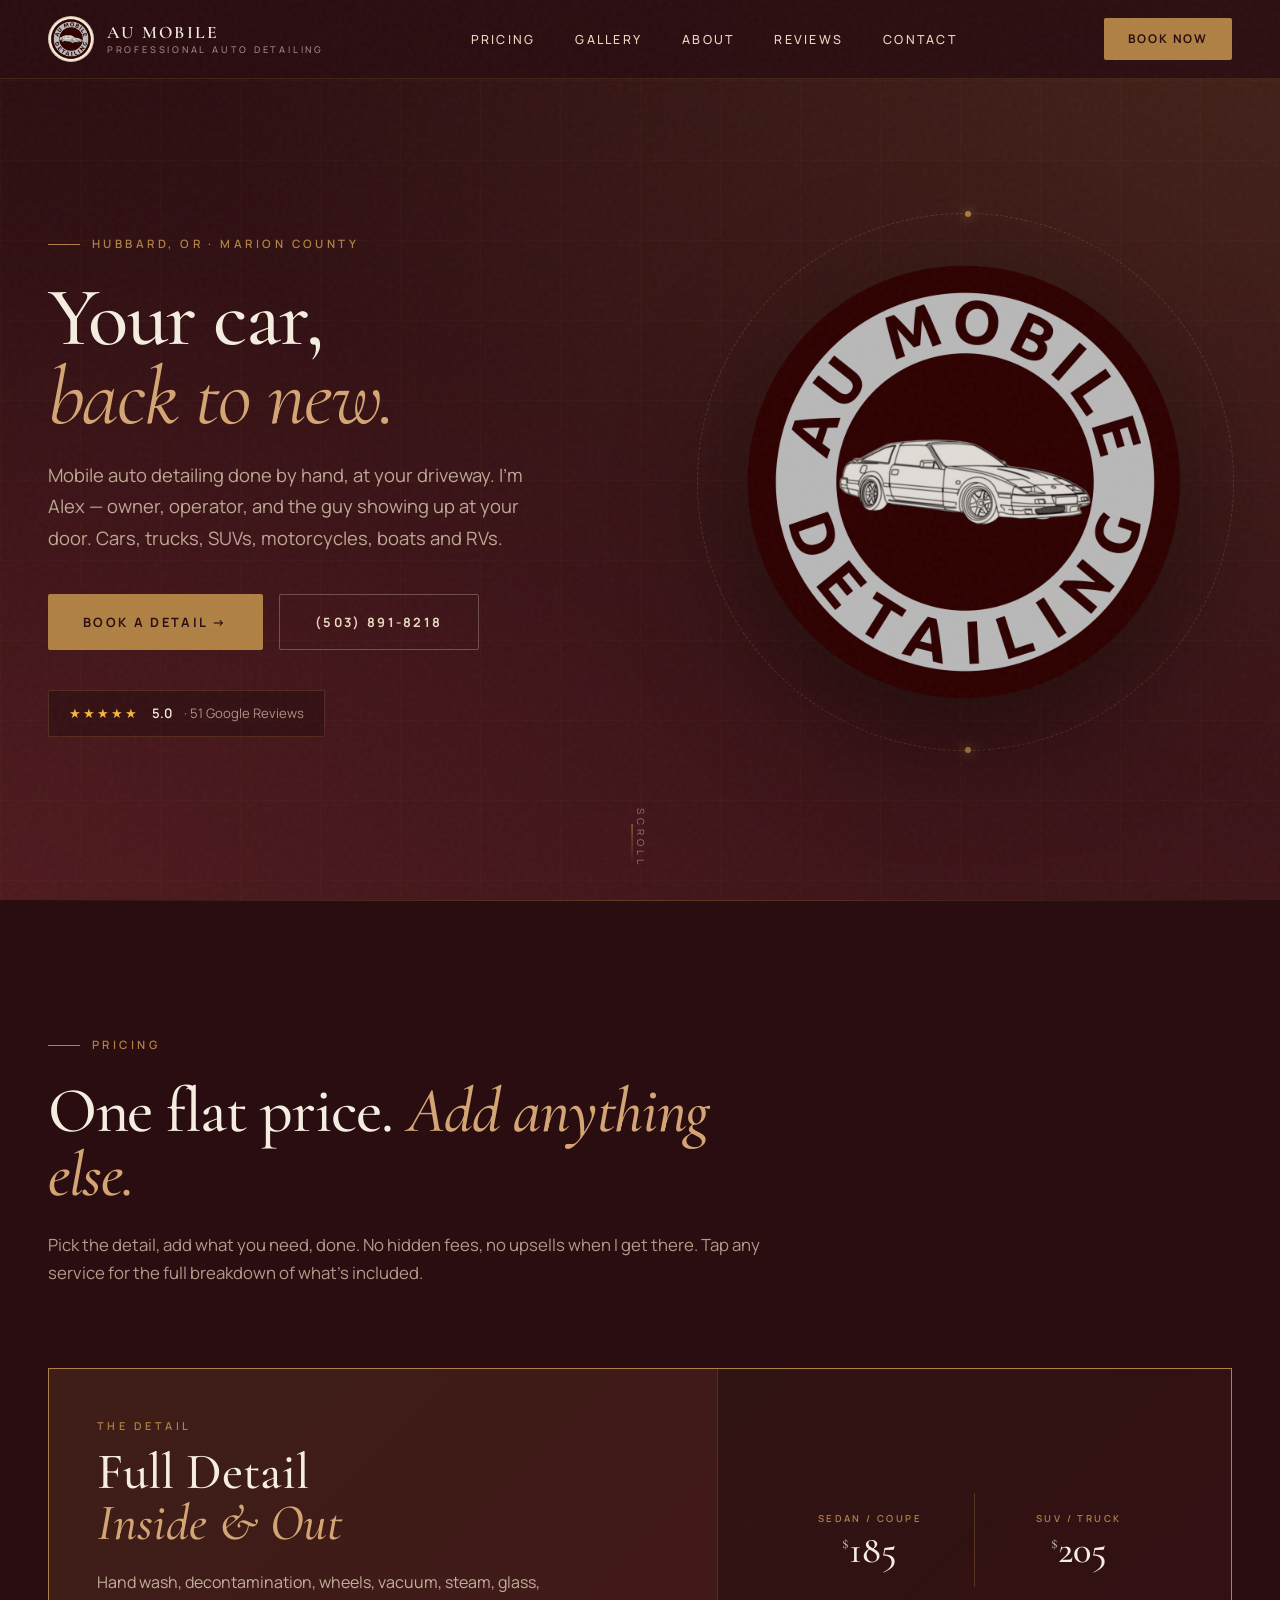
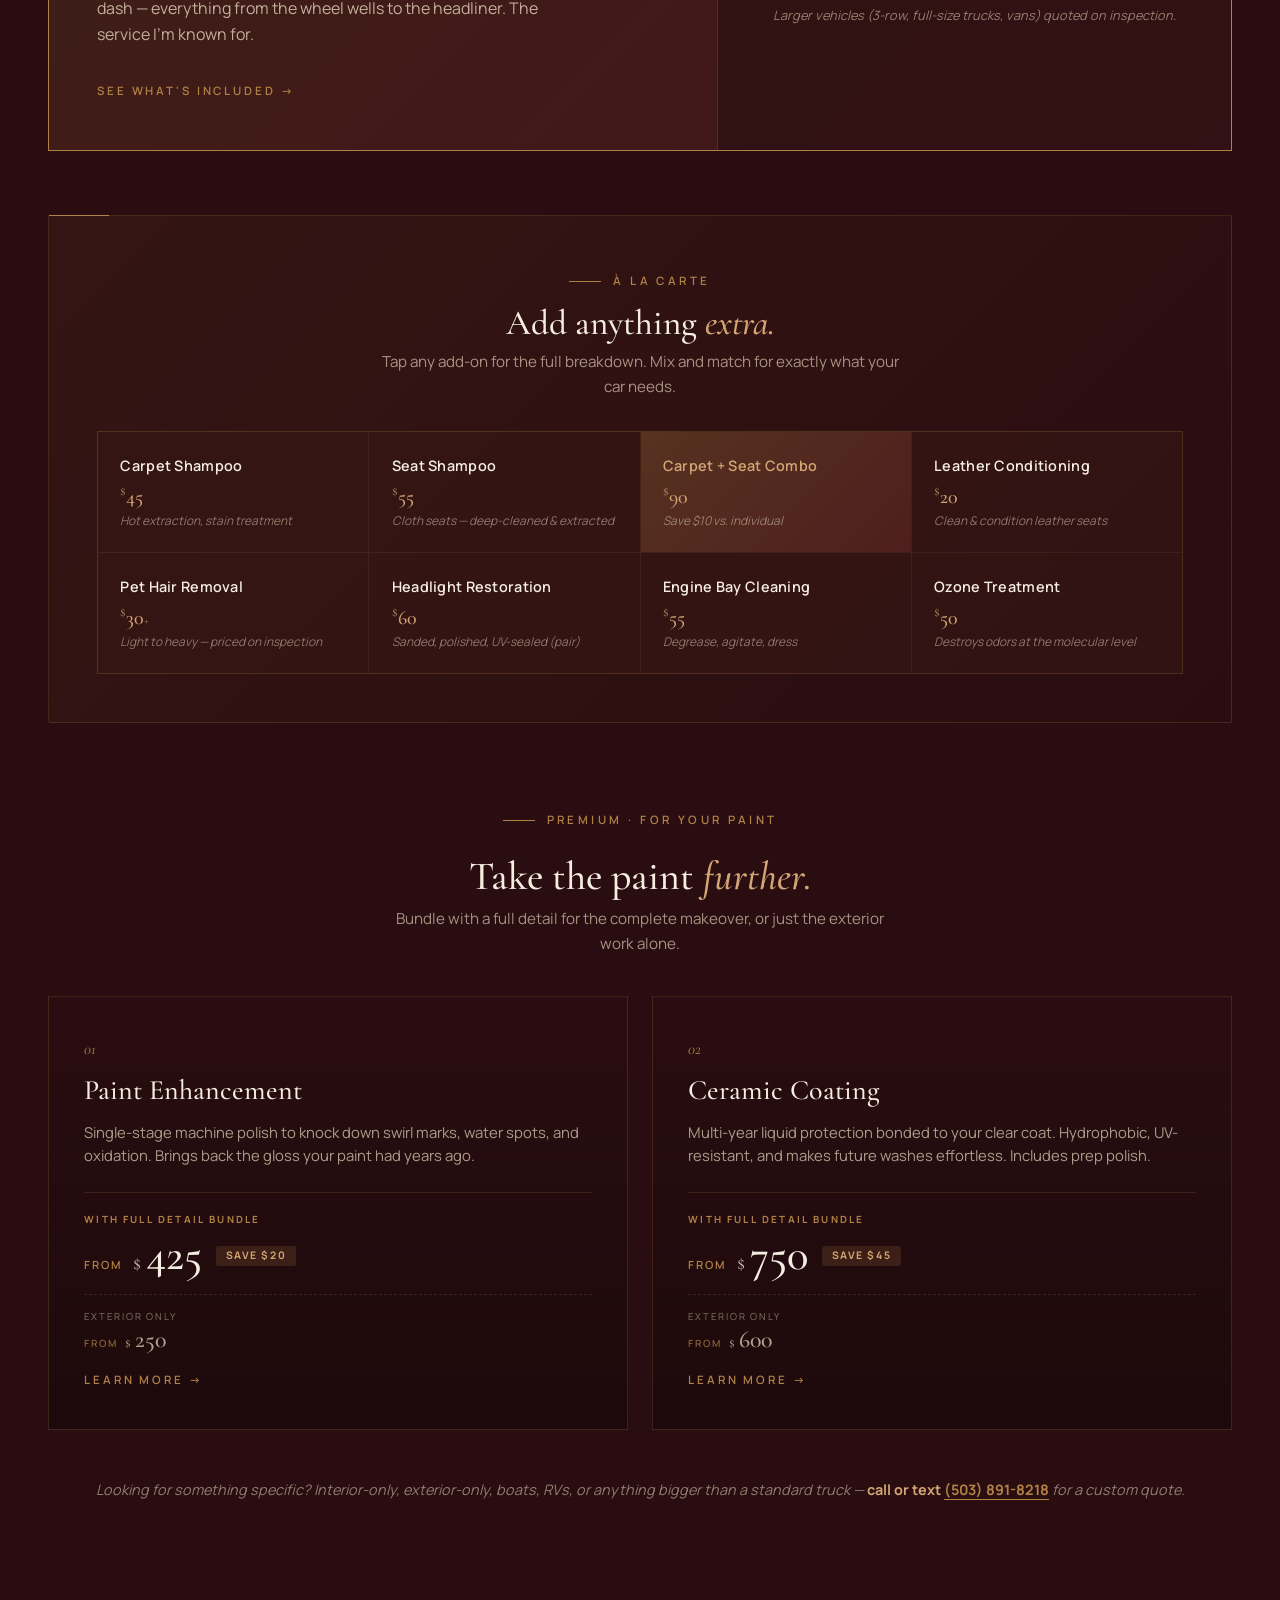
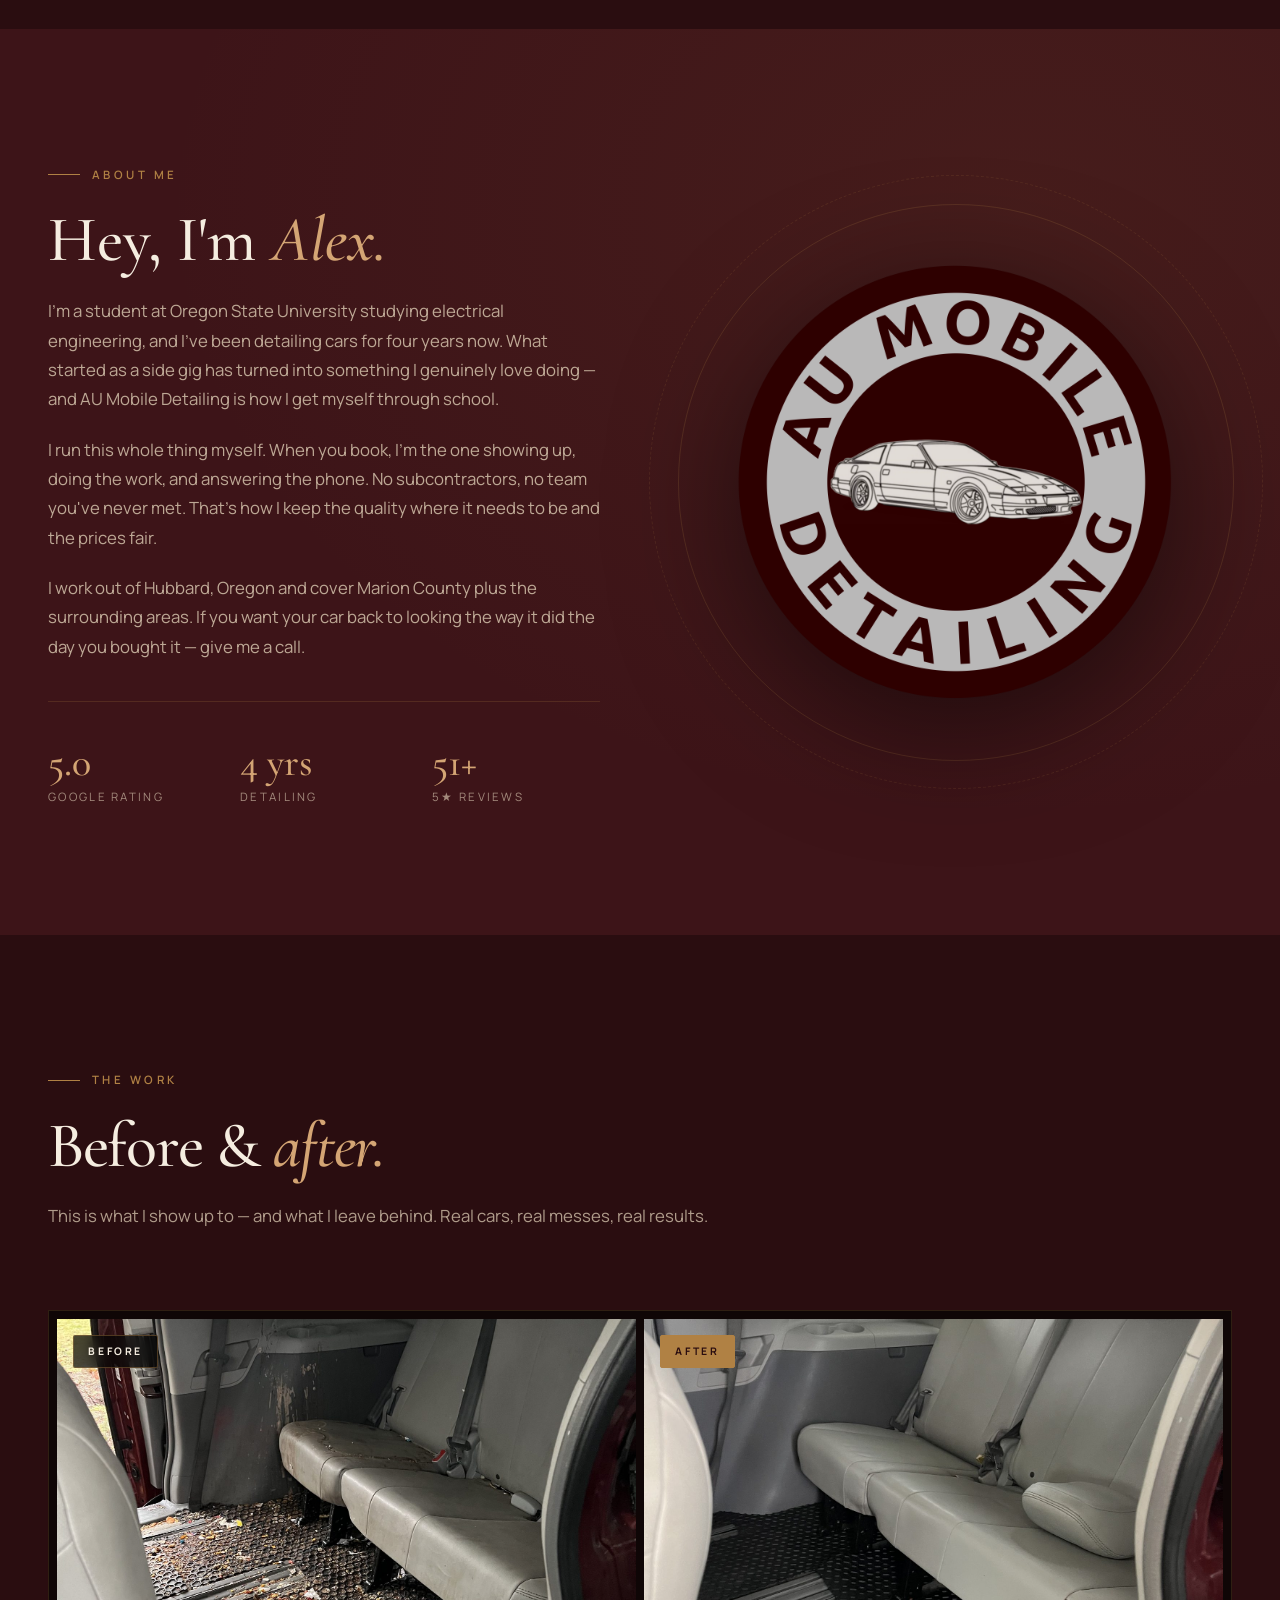
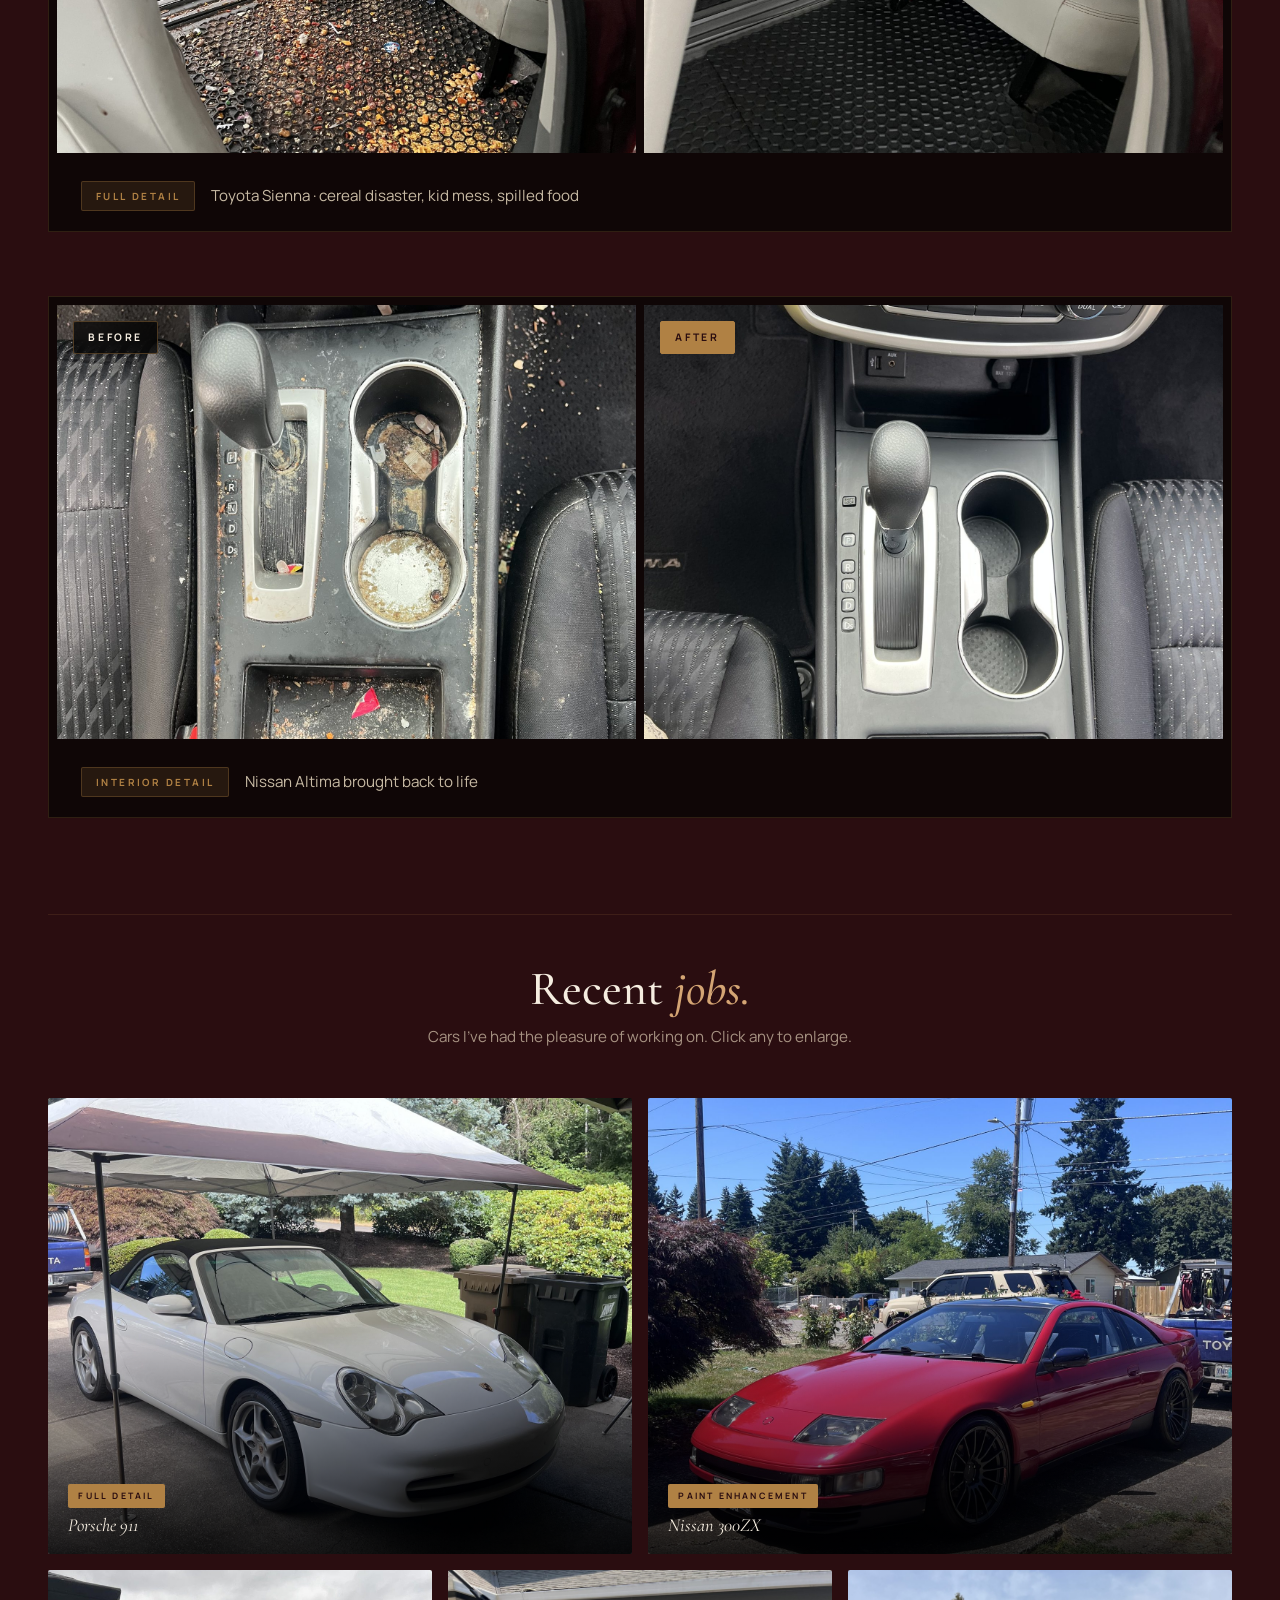
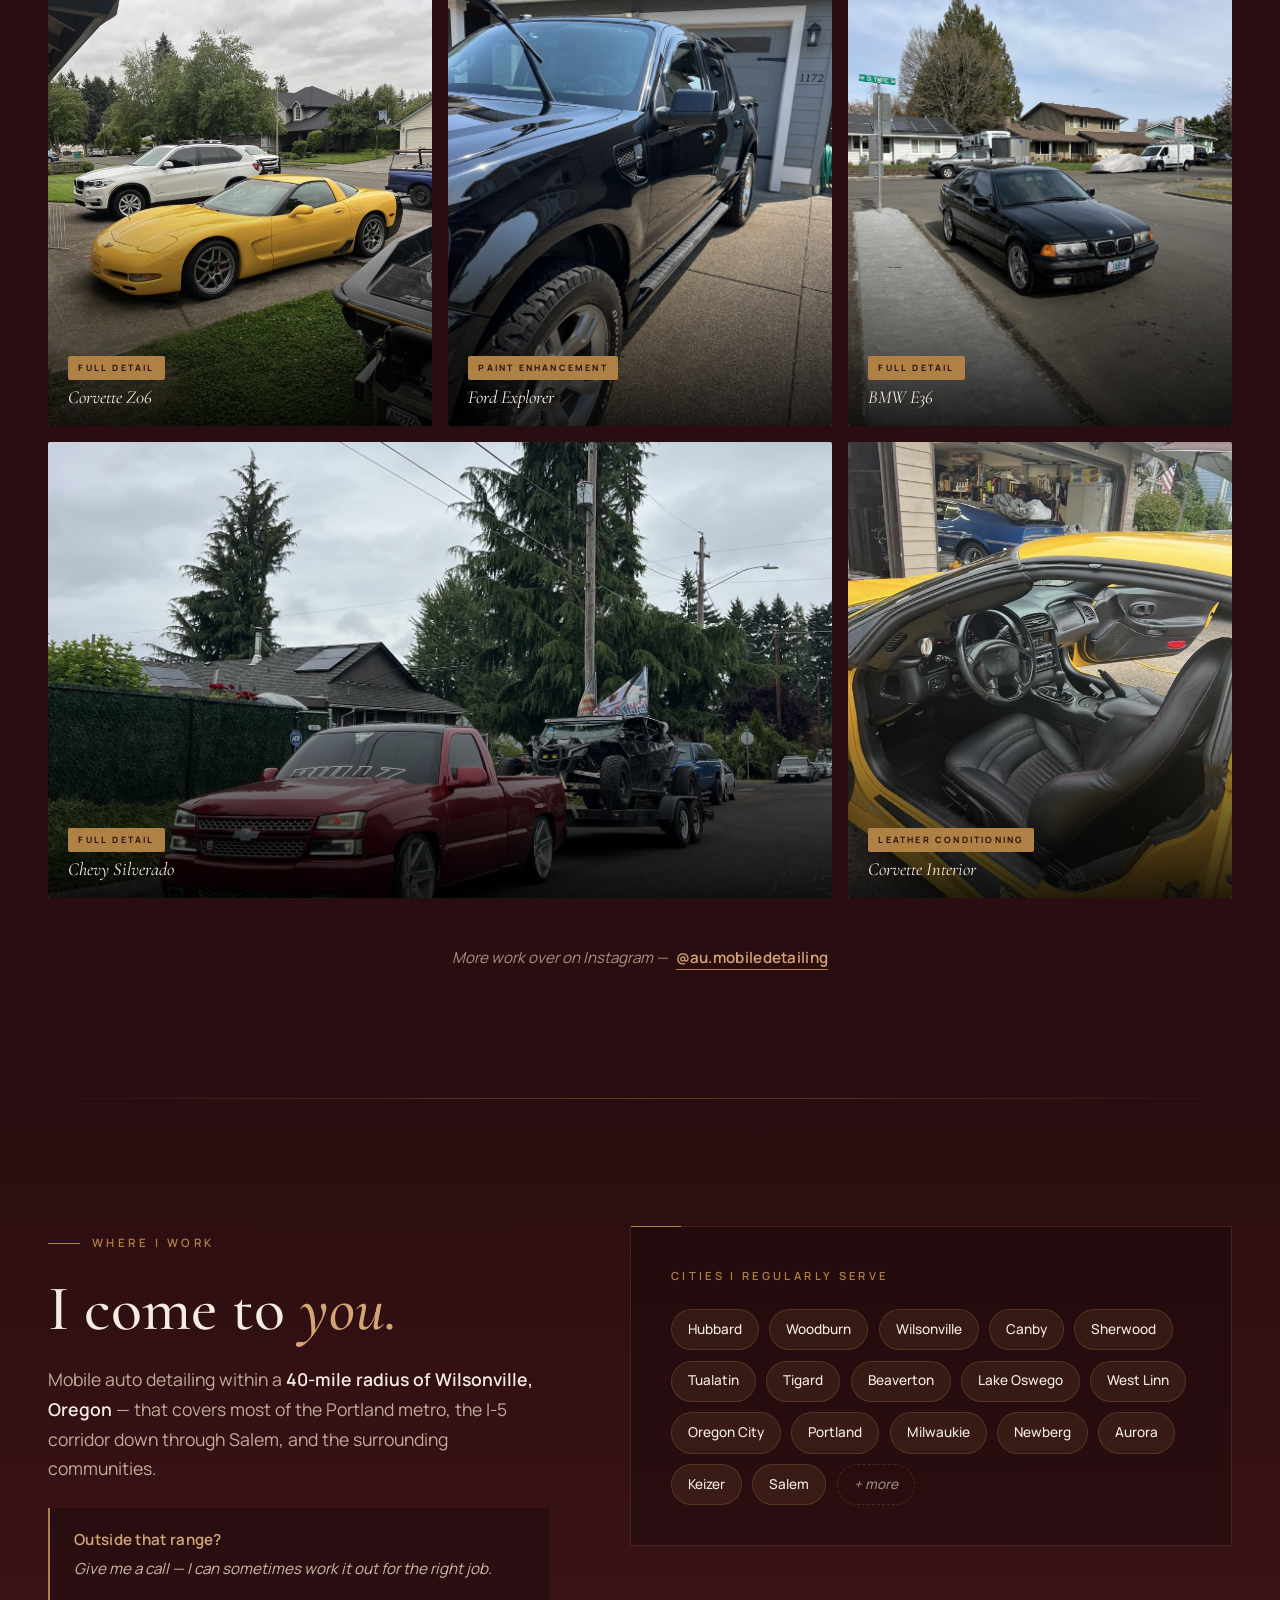
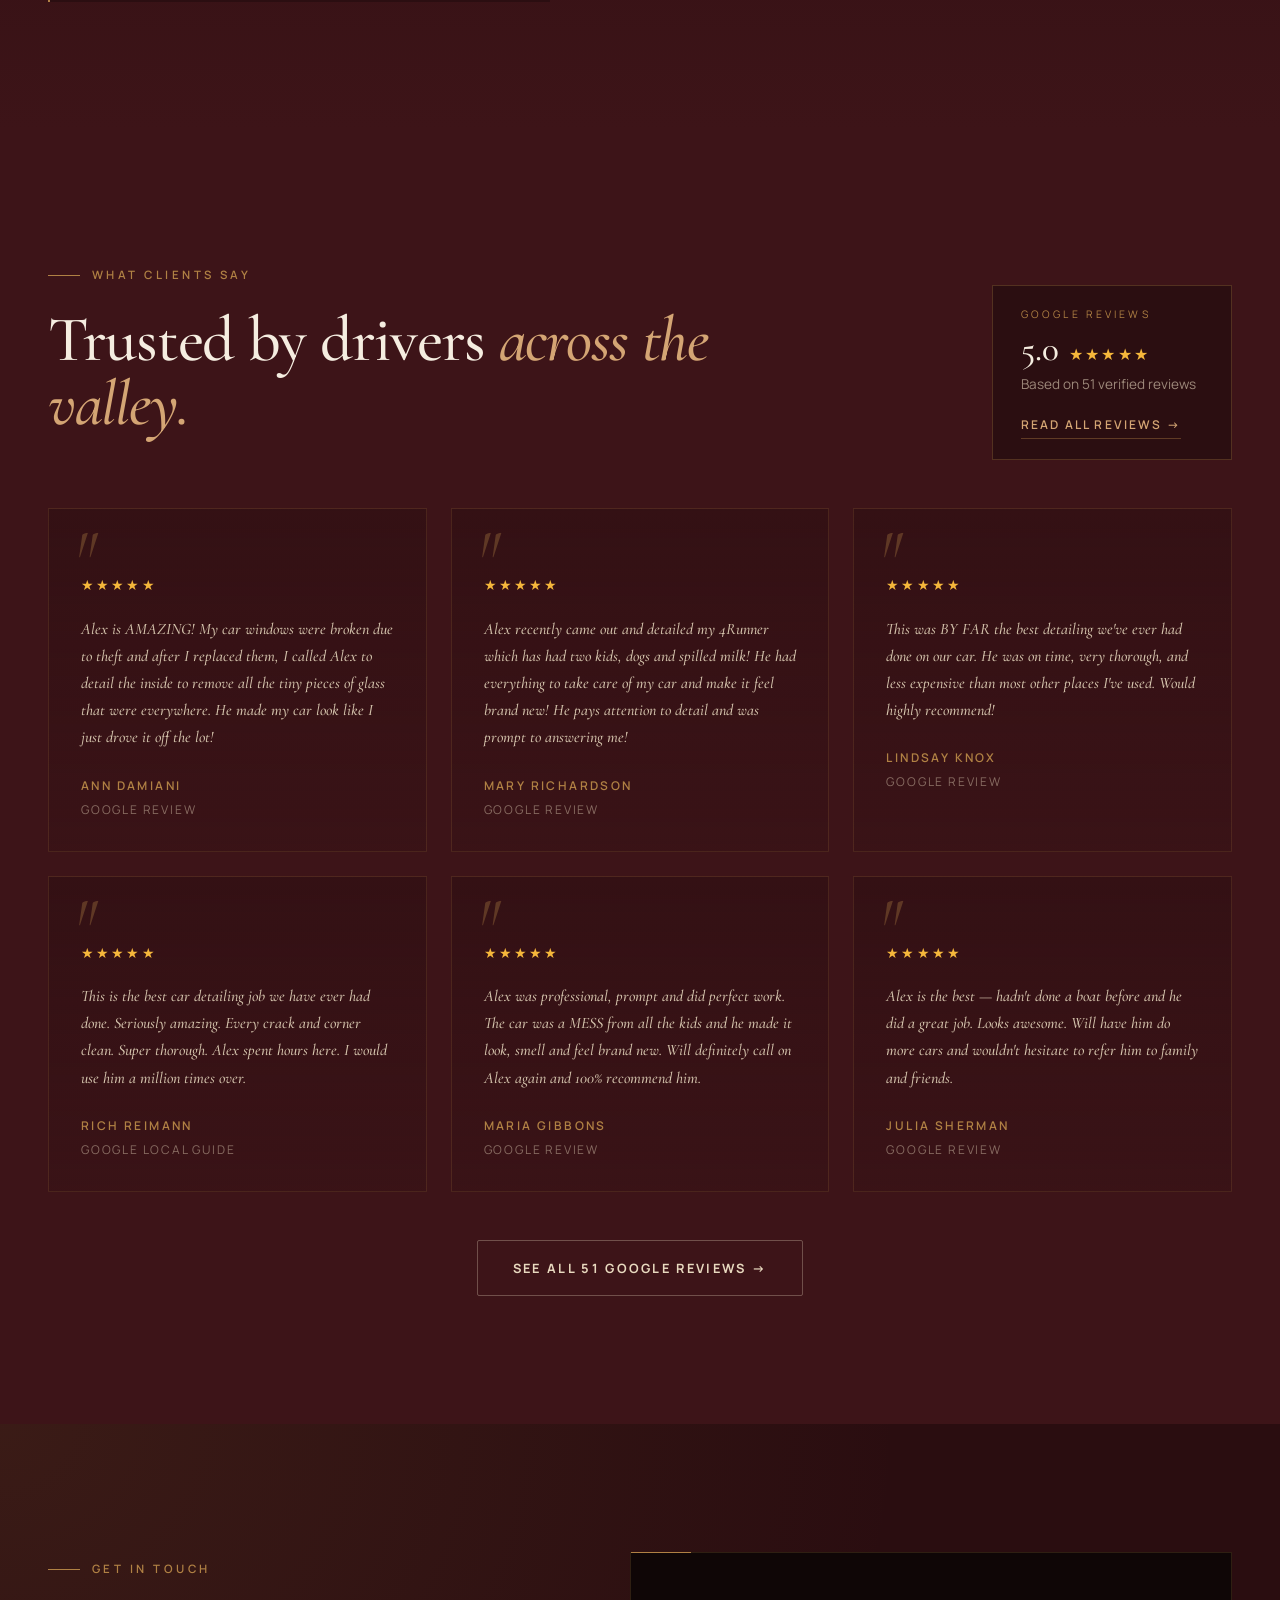
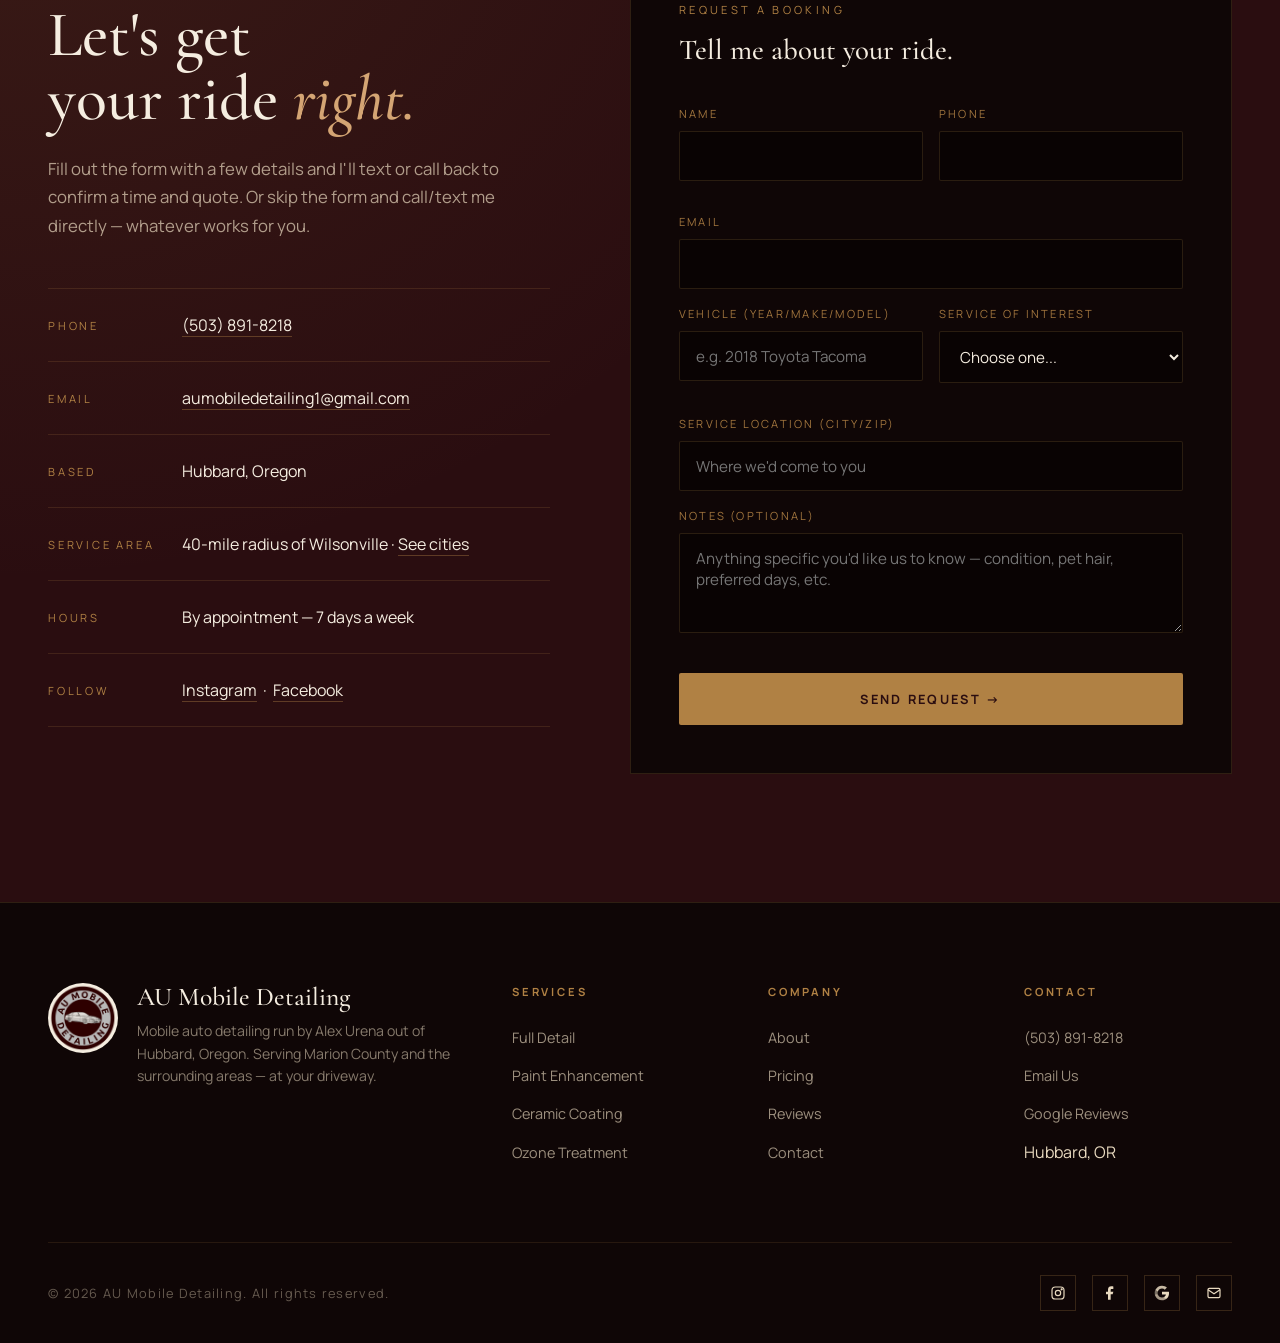
<file: index.html>
<!DOCTYPE html>
<html lang="en">
<head>
<meta charset="UTF-8" />
<meta name="viewport" content="width=device-width, initial-scale=1.0" />
<title>AU Mobile Detailing — Professional Mobile Auto Detailing | Hubbard, OR</title>
<meta name="description" content="Professional mobile auto detailing in Hubbard, Oregon. Serving Marion County and surrounding areas. Owned by Alex Urena. 5-star Google rated." />
<link rel="icon" type="image/png" href="assets/logo.png">
<link rel="preconnect" href="https://fonts.googleapis.com">
<link rel="preconnect" href="https://fonts.gstatic.com" crossorigin>
<link href="https://fonts.googleapis.com/css2?family=Cormorant+Garamond:ital,wght@0,400;0,500;0,600;0,700;1,400;1,500&family=Manrope:wght@300;400;500;600;700;800&display=swap" rel="stylesheet">
<link rel="stylesheet" href="assets/style.css">
<style>
  /* ===== HERO ===== */
  .hero {
    min-height: 100vh;
    display: flex;
    align-items: center;
    padding: 8rem 3rem 4rem;
    position: relative;
    background:
      radial-gradient(ellipse at top right, rgba(176, 129, 68, 0.18), transparent 60%),
      radial-gradient(ellipse at bottom left, rgba(90, 29, 34, 0.6), transparent 50%),
      linear-gradient(180deg, var(--maroon-deep) 0%, var(--maroon) 100%);
    overflow: hidden;
  }
  .hero::after {
    content: '';
    position: absolute;
    inset: 0;
    background-image:
      linear-gradient(rgba(176,129,68,0.04) 1px, transparent 1px),
      linear-gradient(90deg, rgba(176,129,68,0.04) 1px, transparent 1px);
    background-size: 80px 80px;
    pointer-events: none;
  }
  .hero-content {
    max-width: 1400px;
    margin: 0 auto;
    width: 100%;
    display: grid;
    grid-template-columns: 1.1fr 1fr;
    gap: 4rem;
    align-items: center;
    position: relative;
    z-index: 2;
  }
  .hero-text { animation: slideUp 1s ease 0.2s both; }
  .hero h1 {
    font-family: 'Cormorant Garamond', serif;
    font-size: clamp(3rem, 6.5vw, 6rem);
    font-weight: 500;
    line-height: 0.95;
    letter-spacing: -0.02em;
    color: var(--bone);
    margin-bottom: 1.5rem;
  }
  .hero h1 em { font-style: italic; color: var(--bronze-light); font-weight: 400; }
  .hero-sub {
    font-size: 1.15rem;
    color: rgba(232, 217, 191, 0.75);
    margin-bottom: 2.5rem;
    max-width: 500px;
    line-height: 1.7;
  }
  .hero-ctas { display: flex; gap: 1rem; flex-wrap: wrap; }
  .hero-rating {
    display: inline-flex;
    align-items: center;
    gap: 0.8rem;
    margin-top: 2.5rem;
    padding: 0.75rem 1.25rem;
    background: rgba(0,0,0,0.25);
    border: 1px solid rgba(176, 129, 68, 0.25);
    border-radius: 2px;
    font-size: 0.82rem;
  }
  .hero-rating .stars { color: #f5b73b; letter-spacing: 0.15em; }
  .hero-rating strong { color: var(--bone); font-weight: 600; }
  .hero-rating span { color: rgba(232, 217, 191, 0.65); }

  /* Hero visual */
  .hero-visual {
    position: relative;
    animation: slideUp 1s ease 0.4s both;
    display: flex;
    justify-content: center;
    align-items: center;
  }
  .hero-logo-wrap {
    position: relative;
    width: 100%;
    max-width: 480px;
    aspect-ratio: 1;
  }
  .hero-logo-glow {
    position: absolute;
    inset: -10%;
    background: radial-gradient(circle, rgba(176, 129, 68, 0.18), transparent 60%);
    filter: blur(40px);
  }
  .hero-logo-img {
    position: relative;
    width: 100%;
    height: 100%;
    object-fit: contain;
    filter: drop-shadow(0 30px 60px rgba(0,0,0,0.5));
  }
  .hero-orbit-ring {
    position: absolute;
    inset: -6%;
    border: 1px dashed rgba(176, 129, 68, 0.3);
    border-radius: 50%;
    animation: rotate 80s linear infinite;
  }
  .hero-orbit-ring::before, .hero-orbit-ring::after {
    content: '';
    position: absolute;
    width: 6px; height: 6px;
    background: var(--bronze);
    border-radius: 50%;
    box-shadow: 0 0 12px var(--bronze);
  }
  .hero-orbit-ring::before { top: -3px; left: 50%; }
  .hero-orbit-ring::after { bottom: -3px; left: 50%; }

  .scroll-cue {
    position: absolute;
    bottom: 2rem;
    left: 50%;
    transform: translateX(-50%);
    font-size: 0.62rem;
    letter-spacing: 0.4em;
    text-transform: uppercase;
    color: rgba(232, 217, 191, 0.5);
    writing-mode: vertical-rl;
  }
  .scroll-cue::after {
    content: '';
    display: block;
    width: 1px; height: 40px;
    background: linear-gradient(to bottom, var(--bronze), transparent);
    margin: 1rem auto 0;
    animation: scrollPulse 2s ease-in-out infinite;
  }

  /* ===== SERVICES ===== */
  .services { background: linear-gradient(180deg, var(--maroon) 0%, var(--maroon-deep) 100%); }
  .services-grid {
    display: grid;
    grid-template-columns: repeat(auto-fit, minmax(280px, 1fr));
    gap: 1px;
    background: rgba(176, 129, 68, 0.15);
    border: 1px solid rgba(176, 129, 68, 0.15);
  }
  .service-card {
    background: var(--maroon-deep);
    padding: 2.5rem 2rem;
    transition: all 0.4s;
    position: relative;
    overflow: hidden;
    text-decoration: none;
    color: inherit;
    display: flex;
    flex-direction: column;
  }
  .service-card::before {
    content: '';
    position: absolute;
    inset: 0;
    background: radial-gradient(circle at top right, rgba(176, 129, 68, 0.12), transparent 60%);
    opacity: 0;
    transition: opacity 0.4s;
  }
  .service-card:hover { background: var(--maroon); }
  .service-card:hover::before { opacity: 1; }
  .service-card:hover .service-arrow { transform: translateX(6px); color: var(--bronze-light); }

  .service-num {
    font-family: 'Cormorant Garamond', serif;
    font-style: italic;
    font-size: 0.95rem;
    color: var(--bronze);
    margin-bottom: 1.5rem;
    display: block;
  }
  .service-card h3 {
    font-family: 'Cormorant Garamond', serif;
    font-size: 1.65rem;
    font-weight: 500;
    color: var(--bone);
    margin-bottom: 1rem;
    line-height: 1.2;
  }
  .service-card p {
    color: rgba(232, 217, 191, 0.65);
    font-size: 0.92rem;
    line-height: 1.65;
    flex-grow: 1;
    margin-bottom: 1.5rem;
  }
  .service-arrow {
    font-size: 0.72rem;
    letter-spacing: 0.25em;
    text-transform: uppercase;
    color: var(--bronze);
    transition: all 0.3s;
    display: inline-flex;
    align-items: center;
    gap: 0.5rem;
    font-weight: 600;
  }

  /* ===== PRICING ===== */
  .pricing { background: var(--maroon-deep); position: relative; }
  .pricing::before {
    content: '';
    position: absolute;
    top: 0; left: 0; right: 0; height: 1px;
    background: linear-gradient(90deg, transparent, var(--bronze), transparent);
    opacity: 0.4;
  }
  .pricing-grid {
    display: grid;
    grid-template-columns: repeat(3, 1fr);
    gap: 1.5rem;
    margin-top: 3rem;
    align-items: stretch;
  }
  .price-card {
    border: 1px solid rgba(176, 129, 68, 0.25);
    padding: 2.8rem 2.2rem;
    background: linear-gradient(135deg, rgba(90, 29, 34, 0.4), rgba(42, 13, 16, 0.4));
    transition: all 0.4s;
    position: relative;
    display: flex;
    flex-direction: column;
  }
  .price-card:hover {
    border-color: var(--bronze);
    transform: translateY(-6px);
    box-shadow: 0 30px 60px rgba(0,0,0,0.4);
  }
  .price-card.featured {
    background: linear-gradient(135deg, rgba(176, 129, 68, 0.18), rgba(90, 29, 34, 0.5));
    border-color: var(--bronze);
    box-shadow: 0 0 0 1px rgba(176, 129, 68, 0.3);
  }
  .price-card.featured::after {
    content: 'Most Popular';
    position: absolute;
    top: -12px; left: 2.2rem;
    background: var(--bronze);
    color: var(--maroon-deep);
    padding: 0.4rem 1rem;
    font-size: 0.62rem;
    font-weight: 700;
    text-transform: uppercase;
    letter-spacing: 0.2em;
  }
  .price-tier {
    font-size: 0.68rem;
    letter-spacing: 0.32em;
    text-transform: uppercase;
    color: var(--bronze);
    margin-bottom: 0.8rem;
    font-weight: 600;
  }
  .price-card h3 {
    font-family: 'Cormorant Garamond', serif;
    font-size: 2.2rem;
    font-weight: 500;
    color: var(--bone);
    margin-bottom: 0.4rem;
    line-height: 1.05;
  }
  .price-tagline {
    font-family: 'Cormorant Garamond', serif;
    font-style: italic;
    color: rgba(232, 217, 191, 0.6);
    font-size: 1rem;
    margin-bottom: 1.5rem;
  }
  /* Dual price display */
  .price-pair {
    display: grid;
    grid-template-columns: 1fr 1fr;
    gap: 0;
    margin-bottom: 0.5rem;
    border-top: 1px solid rgba(176, 129, 68, 0.2);
    border-bottom: 1px solid rgba(176, 129, 68, 0.2);
  }
  .price-pair > div {
    padding: 1.1rem 0;
    text-align: center;
  }
  .price-pair > div:first-child { border-right: 1px solid rgba(176, 129, 68, 0.2); }
  .price-pair .veh-label {
    font-size: 0.6rem;
    letter-spacing: 0.25em;
    text-transform: uppercase;
    color: var(--bronze);
    margin-bottom: 0.3rem;
    font-weight: 600;
  }
  .price-pair .veh-price {
    font-family: 'Cormorant Garamond', serif;
    font-size: 1.85rem;
    color: var(--bone);
    line-height: 1;
    font-weight: 500;
  }
  .price-pair .veh-price .dollar { font-size: 1rem; opacity: 0.7; vertical-align: super; }
  .price-single {
    padding: 1.4rem 0;
    text-align: center;
    border-top: 1px solid rgba(176, 129, 68, 0.2);
    border-bottom: 1px solid rgba(176, 129, 68, 0.2);
    margin-bottom: 0.5rem;
  }
  .price-single .veh-label {
    font-size: 0.6rem;
    letter-spacing: 0.25em;
    text-transform: uppercase;
    color: var(--bronze);
    margin-bottom: 0.3rem;
    font-weight: 600;
  }
  .price-single .veh-price {
    font-family: 'Cormorant Garamond', serif;
    font-size: 2.2rem;
    color: var(--bone);
    line-height: 1;
    font-weight: 500;
  }
  .price-single .veh-price .from {
    font-size: 0.65rem;
    color: var(--bronze);
    letter-spacing: 0.18em;
    text-transform: uppercase;
    font-family: 'Manrope', sans-serif;
    font-weight: 600;
    margin-right: 0.4rem;
    vertical-align: middle;
  }
  .price-single .veh-price .dollar { font-size: 1.1rem; opacity: 0.7; vertical-align: super; }

  .savings-tag {
    display: inline-block;
    margin: 0.8rem 0;
    font-size: 0.7rem;
    color: var(--bronze-light);
    font-weight: 600;
    letter-spacing: 0.1em;
    text-transform: uppercase;
    font-style: italic;
  }
  .price-features { list-style: none; margin: 1.5rem 0 2rem; flex-grow: 1; }
  .price-features li {
    padding: 0.65rem 0;
    border-bottom: 1px solid rgba(176, 129, 68, 0.12);
    font-size: 0.88rem;
    color: rgba(232, 217, 191, 0.85);
    display: flex;
    align-items: flex-start;
    gap: 0.7rem;
    line-height: 1.45;
  }
  .price-features li::before {
    content: '✓';
    color: var(--bronze);
    font-weight: 700;
    flex-shrink: 0;
    font-size: 0.9rem;
    margin-top: 1px;
  }
  .price-features li:last-child { border-bottom: none; }
  .price-features li strong { color: var(--bone); font-weight: 600; }
  .price-card .btn-primary, .price-card .btn-secondary {
    width: 100%;
    justify-content: center;
  }

  /* Add-ons section */
  .addons-block {
    margin-top: 4rem;
    padding: 3rem;
    background: linear-gradient(135deg, rgba(176, 129, 68, 0.08), rgba(42, 13, 16, 0.3));
    border: 1px solid rgba(176, 129, 68, 0.2);
    border-radius: 2px;
    position: relative;
  }
  .addons-block::before {
    content: '';
    position: absolute;
    top: -1px; left: 0;
    width: 60px; height: 1px;
    background: var(--bronze);
  }
  .addons-head {
    margin-bottom: 2rem;
    text-align: center;
  }
  .addons-head .eyebrow {
    justify-content: center;
    display: inline-flex;
    margin-bottom: 0.8rem;
  }
  .addons-head h3 {
    font-family: 'Cormorant Garamond', serif;
    font-size: clamp(1.6rem, 3vw, 2.2rem);
    color: var(--bone);
    font-weight: 500;
    line-height: 1.1;
    margin-bottom: 0.5rem;
  }
  .addons-head h3 em { font-style: italic; color: var(--bronze-light); }
  .addons-head p {
    color: rgba(232, 217, 191, 0.65);
    font-size: 0.95rem;
    max-width: 520px;
    margin: 0 auto;
  }
  .addons-grid {
    display: grid;
    grid-template-columns: repeat(auto-fit, minmax(220px, 1fr));
    gap: 1px;
    background: rgba(176, 129, 68, 0.15);
    border: 1px solid rgba(176, 129, 68, 0.15);
    margin-top: 2rem;
  }
  .addon-item {
    background: rgba(42, 13, 16, 0.6);
    padding: 1.4rem 1.4rem;
    display: flex;
    flex-direction: column;
    gap: 0.4rem;
  }
  .addon-item .addon-name {
    font-family: 'Manrope', sans-serif;
    font-size: 0.9rem;
    color: var(--bone);
    font-weight: 600;
    letter-spacing: 0.02em;
  }
  .addon-item .addon-price {
    font-family: 'Cormorant Garamond', serif;
    color: var(--bronze-light);
    font-size: 1.25rem;
    font-weight: 500;
    line-height: 1;
  }
  .addon-item .addon-price .dollar { font-size: 0.85rem; opacity: 0.7; vertical-align: super; }
  .addon-item .addon-note {
    font-size: 0.75rem;
    color: rgba(232, 217, 191, 0.5);
    font-style: italic;
    line-height: 1.4;
  }

  .pricing-note {
    text-align: center;
    margin-top: 3rem;
    color: rgba(232, 217, 191, 0.55);
    font-size: 0.9rem;
    font-style: italic;
  }
  .pricing-note strong { color: var(--bronze-light); font-style: normal; }
  .pricing-note a { color: var(--bronze); text-decoration: none; border-bottom: 1px solid; }
  .pricing-note a:hover { color: var(--bronze-light); }

  /* ===== MAIN SERVICE CARD ===== */
  .main-service { margin-top: 3rem; }
  .main-service-card {
    display: grid;
    grid-template-columns: 1.3fr 1fr;
    background: linear-gradient(135deg, rgba(176, 129, 68, 0.15), rgba(90, 29, 34, 0.5));
    border: 1px solid var(--bronze);
    text-decoration: none;
    color: inherit;
    transition: all 0.4s;
    position: relative;
    overflow: hidden;
  }
  .main-service-card::before {
    content: '';
    position: absolute;
    inset: 0;
    background: radial-gradient(ellipse at top right, rgba(176, 129, 68, 0.12), transparent 60%);
    opacity: 0;
    transition: opacity 0.4s;
  }
  .main-service-card:hover { transform: translateY(-4px); box-shadow: 0 30px 60px rgba(0,0,0,0.4); }
  .main-service-card:hover::before { opacity: 1; }
  .main-service-card:hover .service-arrow { transform: translateX(6px); color: var(--bronze-light); }
  .main-service-left {
    padding: 3rem 3rem 3rem 3rem;
    position: relative;
    z-index: 1;
  }
  .main-service-left h3 {
    font-family: 'Cormorant Garamond', serif;
    font-size: clamp(2.2rem, 4vw, 3.2rem);
    font-weight: 500;
    color: var(--bone);
    line-height: 1;
    margin-bottom: 1.2rem;
  }
  .main-service-left h3 em { font-style: italic; color: var(--bronze-light); }
  .main-service-desc {
    color: rgba(232, 217, 191, 0.78);
    font-size: 1rem;
    line-height: 1.65;
    margin-bottom: 1.8rem;
    max-width: 460px;
  }
  .main-service-right {
    padding: 3rem;
    background: rgba(0, 0, 0, 0.25);
    border-left: 1px solid rgba(176, 129, 68, 0.25);
    display: flex;
    flex-direction: column;
    justify-content: center;
    position: relative;
    z-index: 1;
  }
  .main-service-right .price-pair {
    margin-bottom: 1.2rem;
    border: none;
    background: transparent;
  }
  .main-service-right .price-pair > div:first-child {
    border-right: 1px solid rgba(176, 129, 68, 0.3);
  }
  .main-service-right .veh-price {
    font-size: 2.4rem;
  }
  .main-service-right .veh-note {
    font-size: 0.8rem;
    color: rgba(232, 217, 191, 0.55);
    font-style: italic;
    text-align: center;
    line-height: 1.5;
  }

  /* ===== PREMIUM EXTERIOR ===== */
  .premium-services { margin-top: 5rem; }
  .premium-head {
    text-align: center;
    margin-bottom: 2.5rem;
  }
  .premium-head .eyebrow { justify-content: center; display: inline-flex; }
  .premium-head h3 {
    font-family: 'Cormorant Garamond', serif;
    font-size: clamp(1.8rem, 3.5vw, 2.5rem);
    color: var(--bone);
    font-weight: 500;
    line-height: 1.1;
    margin-bottom: 0.6rem;
  }
  .premium-head h3 em { font-style: italic; color: var(--bronze-light); }
  .premium-head p {
    color: rgba(232, 217, 191, 0.65);
    font-size: 0.95rem;
    max-width: 520px;
    margin: 0 auto;
  }
  .premium-grid {
    display: grid;
    grid-template-columns: 1fr 1fr;
    gap: 1.5rem;
  }
  .premium-card {
    padding: 2.5rem 2.2rem;
    background: linear-gradient(180deg, rgba(42, 13, 16, 0.7), rgba(15, 6, 6, 0.5));
    border: 1px solid rgba(176, 129, 68, 0.22);
    text-decoration: none;
    color: inherit;
    transition: all 0.4s;
    position: relative;
    display: flex;
    flex-direction: column;
  }
  .premium-card:hover {
    border-color: var(--bronze);
    background: linear-gradient(180deg, rgba(90, 29, 34, 0.7), rgba(42, 13, 16, 0.6));
    transform: translateY(-4px);
  }
  .premium-card:hover .service-arrow { transform: translateX(6px); color: var(--bronze-light); }
  .premium-num {
    font-family: 'Cormorant Garamond', serif;
    font-style: italic;
    font-size: 1rem;
    color: var(--bronze);
    margin-bottom: 0.8rem;
  }
  .premium-card h4 {
    font-family: 'Cormorant Garamond', serif;
    font-size: 1.75rem;
    color: var(--bone);
    font-weight: 500;
    line-height: 1.1;
    margin-bottom: 0.9rem;
  }
  .premium-card p {
    color: rgba(232, 217, 191, 0.7);
    font-size: 0.93rem;
    line-height: 1.6;
    margin-bottom: 1.5rem;
    flex-grow: 1;
  }
  .premium-price-stack {
    margin-bottom: 1.2rem;
    padding-top: 1.2rem;
    border-top: 1px solid rgba(176, 129, 68, 0.18);
  }
  .premium-price-main { margin-bottom: 1rem; }
  .premium-price-main .price-label {
    font-size: 0.62rem;
    color: var(--bronze);
    letter-spacing: 0.22em;
    text-transform: uppercase;
    font-weight: 700;
    margin-bottom: 0.3rem;
  }
  .premium-price-main .price-line {
    font-family: 'Cormorant Garamond', serif;
    display: flex;
    align-items: baseline;
    gap: 0.3rem;
    line-height: 1;
  }
  .premium-price-main .price-line .from {
    font-size: 0.7rem;
    color: var(--bronze);
    letter-spacing: 0.18em;
    text-transform: uppercase;
    font-family: 'Manrope', sans-serif;
    font-weight: 600;
    margin-right: 0.3rem;
  }
  .premium-price-main .price-line .dollar {
    font-size: 1.2rem;
    color: var(--bone);
    opacity: 0.8;
  }
  .premium-price-main .price-line .num {
    font-size: 2.8rem;
    color: var(--bone);
    line-height: 1;
    font-weight: 500;
  }
  .premium-price-main .price-line .savings {
    font-family: 'Manrope', sans-serif;
    font-size: 0.65rem;
    color: var(--bronze-light);
    letter-spacing: 0.15em;
    text-transform: uppercase;
    font-weight: 700;
    background: rgba(176, 129, 68, 0.18);
    padding: 0.3rem 0.6rem;
    margin-left: 0.6rem;
    border-radius: 2px;
    align-self: center;
  }

  .premium-price-alt {
    padding-top: 0.9rem;
    border-top: 1px dashed rgba(176, 129, 68, 0.2);
  }
  .premium-price-alt .price-label {
    font-size: 0.6rem;
    color: rgba(232, 217, 191, 0.5);
    letter-spacing: 0.2em;
    text-transform: uppercase;
    margin-bottom: 0.2rem;
  }
  .premium-price-alt .price-line-alt {
    font-family: 'Cormorant Garamond', serif;
    display: flex;
    align-items: baseline;
    gap: 0.25rem;
    line-height: 1;
    color: rgba(232, 217, 191, 0.75);
  }
  .premium-price-alt .price-line-alt .from {
    font-size: 0.62rem;
    color: rgba(176, 129, 68, 0.7);
    letter-spacing: 0.18em;
    text-transform: uppercase;
    font-family: 'Manrope', sans-serif;
    font-weight: 600;
    margin-right: 0.2rem;
  }
  .premium-price-alt .price-line-alt .dollar { font-size: 0.85rem; }
  .premium-price-alt .price-line-alt .num { font-size: 1.5rem; font-weight: 500; }

  /* Featured addon */
  .addon-item.featured-addon {
    background: linear-gradient(135deg, rgba(176, 129, 68, 0.18), rgba(90, 29, 34, 0.55));
    position: relative;
  }
  .addon-item.featured-addon .addon-name { color: var(--bronze-light); }
  /* Clickable addon items */
  .addon-item.addon-link {
    text-decoration: none;
    color: inherit;
    cursor: pointer;
    transition: all 0.3s;
    position: relative;
  }
  .addon-item.addon-link::after {
    content: '→';
    position: absolute;
    top: 1.2rem;
    right: 1.2rem;
    color: var(--bronze);
    opacity: 0;
    transition: all 0.3s;
    font-size: 1rem;
  }
  .addon-item.addon-link:hover {
    background: rgba(90, 29, 34, 0.7);
  }
  .addon-item.addon-link:hover::after {
    opacity: 1;
    transform: translateX(3px);
  }
  .addon-item.addon-link:hover .addon-name { color: var(--bronze-light); }

  /* ===== ABOUT / OWNER ===== */
  .about {
    background:
      radial-gradient(ellipse at 80% 20%, rgba(176, 129, 68, 0.08), transparent 60%),
      var(--maroon);
  }
  .about-wrap {
    display: grid;
    grid-template-columns: 1fr 1fr;
    gap: 5rem;
    align-items: center;
  }
  .about-text h2 {
    font-family: 'Cormorant Garamond', serif;
    font-size: clamp(2.5rem, 5vw, 4rem);
    color: var(--bone);
    line-height: 1;
    margin-bottom: 1.5rem;
    font-weight: 500;
  }
  .about-text h2 em { font-style: italic; color: var(--bronze-light); }
  .about-text p {
    color: rgba(232, 217, 191, 0.75);
    margin-bottom: 1.3rem;
    font-size: 1.05rem;
    line-height: 1.75;
  }
  .about-stats {
    display: grid;
    grid-template-columns: repeat(3, 1fr);
    gap: 1.5rem;
    margin-top: 2.5rem;
    padding-top: 2.5rem;
    border-top: 1px solid rgba(176, 129, 68, 0.2);
  }
  .stat .num {
    font-family: 'Cormorant Garamond', serif;
    font-size: 2.5rem;
    color: var(--bronze-light);
    line-height: 1;
    margin-bottom: 0.4rem;
    font-weight: 500;
  }
  .stat .label {
    font-size: 0.72rem;
    text-transform: uppercase;
    letter-spacing: 0.2em;
    color: rgba(232, 217, 191, 0.6);
  }

  .about-emblem {
    position: relative;
    aspect-ratio: 1;
    max-width: 480px;
    margin: 0 auto;
  }
  .about-emblem img {
    width: 100%;
    height: 100%;
    object-fit: contain;
    filter: drop-shadow(0 30px 60px rgba(0,0,0,0.5));
  }
  .about-emblem-ring {
    position: absolute;
    inset: -8%;
    border: 1px solid rgba(176, 129, 68, 0.2);
    border-radius: 50%;
  }
  .about-emblem-ring2 {
    position: absolute;
    inset: -14%;
    border: 1px dashed rgba(176, 129, 68, 0.15);
    border-radius: 50%;
    animation: rotate 100s linear infinite reverse;
  }

  /* ===== GALLERY ===== */
  .gallery { background: var(--maroon-deep); }

  /* Before/After Pairs */
  .ba-pairs {
    display: flex;
    flex-direction: column;
    gap: 4rem;
    margin-top: 3rem;
    margin-bottom: 6rem;
  }
  .ba-pair {
    display: grid;
    grid-template-columns: 1fr 1fr;
    gap: 0.5rem;
    position: relative;
    background: var(--ink);
    border: 1px solid rgba(176, 129, 68, 0.2);
    padding: 0.5rem 0.5rem 0;
  }
  .ba-side {
    position: relative;
    overflow: hidden;
    aspect-ratio: 4/3;
    background: var(--maroon-deep);
  }
  .ba-side img {
    width: 100%;
    height: 100%;
    object-fit: cover;
    transition: transform 0.5s;
  }
  .ba-side:hover img { transform: scale(1.03); }
  .ba-label {
    position: absolute;
    top: 1rem;
    left: 1rem;
    z-index: 3;
    font-size: 0.65rem;
    letter-spacing: 0.25em;
    text-transform: uppercase;
    color: var(--bone);
    background: rgba(0,0,0,0.7);
    backdrop-filter: blur(8px);
    -webkit-backdrop-filter: blur(8px);
    padding: 0.45rem 0.9rem;
    border-radius: 2px;
    font-weight: 700;
    border: 1px solid rgba(176, 129, 68, 0.4);
  }
  .ba-after .ba-label {
    background: var(--bronze);
    color: var(--maroon-deep);
    border-color: var(--bronze);
  }
  .ba-caption {
    grid-column: 1 / -1;
    padding: 1.25rem 1.5rem;
    color: rgba(232, 217, 191, 0.85);
    font-size: 0.95rem;
    line-height: 1.5;
    display: flex;
    align-items: center;
    gap: 1rem;
    flex-wrap: wrap;
  }
  .ba-tag {
    font-size: 0.62rem;
    letter-spacing: 0.25em;
    text-transform: uppercase;
    color: var(--bronze);
    background: rgba(176, 129, 68, 0.15);
    padding: 0.4rem 0.85rem;
    border-radius: 2px;
    font-weight: 700;
    border: 1px solid rgba(176, 129, 68, 0.3);
    flex-shrink: 0;
  }

  /* Recent Work Grid */
  .recent-head {
    text-align: center;
    margin-bottom: 3rem;
    padding-top: 3rem;
    border-top: 1px solid rgba(176, 129, 68, 0.15);
  }
  .recent-head h3 {
    font-family: 'Cormorant Garamond', serif;
    font-size: clamp(2rem, 4vw, 3rem);
    color: var(--bone);
    font-weight: 500;
    line-height: 1.1;
    margin-bottom: 0.6rem;
  }
  .recent-head h3 em { font-style: italic; color: var(--bronze-light); }
  .recent-head p {
    color: rgba(232, 217, 191, 0.65);
    font-size: 0.95rem;
  }
  .recent-grid {
    display: grid;
    grid-template-columns: repeat(12, 1fr);
    grid-auto-rows: 220px;
    gap: 1rem;
  }
  .recent-item {
    position: relative;
    overflow: hidden;
    border-radius: 2px;
    cursor: pointer;
    transition: transform 0.4s, box-shadow 0.4s;
    background: var(--maroon-deep);
  }
  .recent-item img {
    width: 100%;
    height: 100%;
    object-fit: cover;
    transition: transform 0.6s;
  }
  .recent-item::before {
    content: '';
    position: absolute;
    inset: 0;
    background: linear-gradient(180deg, transparent 50%, rgba(0,0,0,0.85) 100%);
    z-index: 2;
    transition: opacity 0.3s;
  }
  .recent-item:hover { transform: translateY(-3px); box-shadow: 0 30px 60px rgba(0,0,0,0.5); }
  .recent-item:hover img { transform: scale(1.05); }
  .recent-caption {
    position: absolute;
    bottom: 0; left: 0; right: 0;
    padding: 1.25rem 1.25rem 1.1rem;
    z-index: 3;
    color: var(--bone);
    display: flex;
    flex-direction: column;
    gap: 0.4rem;
  }
  .recent-tag {
    align-self: flex-start;
    font-size: 0.55rem;
    letter-spacing: 0.25em;
    text-transform: uppercase;
    color: var(--maroon-deep);
    background: var(--bronze);
    padding: 0.3rem 0.65rem;
    border-radius: 2px;
    font-weight: 700;
  }
  .recent-caption > span:last-child {
    font-family: 'Cormorant Garamond', serif;
    font-style: italic;
    font-size: 1.15rem;
    color: var(--bone);
    line-height: 1.2;
  }
  /* Recent grid layout */
  .ri-1 { grid-column: span 6; grid-row: span 2; }  /* hero */
  .ri-2 { grid-column: span 6; grid-row: span 2; }
  .ri-3 { grid-column: span 4; grid-row: span 2; }
  .ri-4 { grid-column: span 4; grid-row: span 2; }
  .ri-5 { grid-column: span 4; grid-row: span 2; }
  .ri-6 { grid-column: span 8; grid-row: span 2; }
  .ri-7 { grid-column: span 4; grid-row: span 2; }

  .gallery-note {
    text-align: center;
    margin-top: 3rem;
    color: rgba(232, 217, 191, 0.65);
    font-size: 0.95rem;
    font-style: italic;
  }
  .gallery-note a {
    color: var(--bronze-light);
    text-decoration: none;
    font-style: normal;
    font-weight: 600;
    letter-spacing: 0.02em;
    border-bottom: 1px solid var(--bronze);
    padding-bottom: 1px;
    margin-left: 0.3rem;
  }
  .gallery-note a:hover { color: var(--bronze); }

  /* ===== SERVICE AREA ===== */
  .service-area {
    background: linear-gradient(180deg, var(--maroon-deep) 0%, var(--maroon) 100%);
    position: relative;
  }
  .service-area::before {
    content: '';
    position: absolute;
    top: 0; left: 0; right: 0; height: 1px;
    background: linear-gradient(90deg, transparent, var(--bronze), transparent);
    opacity: 0.4;
  }
  .service-area-wrap {
    display: grid;
    grid-template-columns: 1fr 1.2fr;
    gap: 5rem;
    align-items: start;
  }
  .service-area-text h2 {
    font-family: 'Cormorant Garamond', serif;
    font-size: clamp(2.5rem, 5vw, 4rem);
    color: var(--bone);
    line-height: 1;
    margin-bottom: 1.5rem;
    font-weight: 500;
  }
  .service-area-text h2 em { font-style: italic; color: var(--bronze-light); }
  .service-area-lead {
    color: rgba(232, 217, 191, 0.78);
    font-size: 1.1rem;
    line-height: 1.7;
    margin-bottom: 1.5rem;
  }
  .service-area-lead strong { color: var(--bone); font-weight: 600; }
  .service-area-callout {
    padding: 1.25rem 1.5rem;
    background: rgba(0,0,0,0.25);
    border-left: 2px solid var(--bronze);
    color: rgba(232, 217, 191, 0.85);
    font-size: 0.95rem;
    line-height: 1.6;
    font-style: italic;
  }
  .service-area-callout strong {
    color: var(--bronze-light);
    font-style: normal;
    font-weight: 600;
    display: block;
    margin-bottom: 0.3rem;
    letter-spacing: 0.02em;
  }
  .service-area-cities {
    background: rgba(0,0,0,0.25);
    border: 1px solid rgba(176, 129, 68, 0.22);
    padding: 2.5rem;
    position: relative;
  }
  .service-area-cities::before {
    content: '';
    position: absolute;
    top: -1px; left: 0;
    width: 50px; height: 1px;
    background: var(--bronze);
  }
  .cities-label {
    font-size: 0.7rem;
    letter-spacing: 0.3em;
    text-transform: uppercase;
    color: var(--bronze);
    margin-bottom: 1.5rem;
    font-weight: 600;
  }
  .cities-grid {
    display: flex;
    flex-wrap: wrap;
    gap: 0.65rem;
  }
  .cities-grid span {
    font-size: 0.85rem;
    color: var(--bone);
    background: rgba(176, 129, 68, 0.12);
    border: 1px solid rgba(176, 129, 68, 0.25);
    padding: 0.55rem 1rem;
    border-radius: 100px;
    font-weight: 500;
    transition: all 0.3s;
  }
  .cities-grid span:hover {
    background: rgba(176, 129, 68, 0.22);
    border-color: var(--bronze);
  }
  .cities-grid span:last-child {
    background: transparent;
    border-style: dashed;
    color: rgba(232, 217, 191, 0.6);
    font-style: italic;
  }

  /* ===== REVIEWS ===== */
  .reviews {
    background: var(--maroon);
    position: relative;
  }
  .reviews-header {
    display: flex;
    justify-content: space-between;
    align-items: flex-end;
    flex-wrap: wrap;
    gap: 2rem;
    margin-bottom: 3rem;
  }
  .google-badge {
    background: rgba(0,0,0,0.3);
    border: 1px solid rgba(176, 129, 68, 0.3);
    padding: 1.25rem 1.75rem;
    min-width: 240px;
  }
  .google-badge .label {
    font-size: 0.65rem;
    letter-spacing: 0.3em;
    text-transform: uppercase;
    color: var(--bronze);
    margin-bottom: 0.5rem;
  }
  .google-badge .rating-line {
    display: flex;
    align-items: baseline;
    gap: 0.6rem;
    margin-bottom: 0.4rem;
  }
  .google-badge .rating-line strong {
    font-family: 'Cormorant Garamond', serif;
    font-size: 2.2rem;
    color: var(--bone);
    font-weight: 500;
    line-height: 1;
  }
  .google-badge .rating-line .stars { color: #f5b73b; letter-spacing: 0.15em; font-size: 1rem; }
  .google-badge .meta { font-size: 0.85rem; color: rgba(232, 217, 191, 0.6); margin-bottom: 1rem; }
  .google-badge a {
    display: inline-flex;
    align-items: center;
    gap: 0.5rem;
    color: var(--bronze-light);
    text-decoration: none;
    font-size: 0.75rem;
    letter-spacing: 0.18em;
    text-transform: uppercase;
    font-weight: 600;
    border-bottom: 1px solid rgba(176, 129, 68, 0.4);
    padding-bottom: 0.25rem;
    transition: color 0.3s;
  }
  .google-badge a:hover { color: var(--bronze); }

  .reviews-grid {
    display: grid;
    grid-template-columns: repeat(auto-fit, minmax(300px, 1fr));
    gap: 1.5rem;
  }
  .review-card {
    padding: 2.5rem 2rem 2rem;
    background: linear-gradient(180deg, rgba(42, 13, 16, 0.5), rgba(42, 13, 16, 0.2));
    border: 1px solid rgba(176, 129, 68, 0.18);
    position: relative;
  }
  .review-card .quote-mark {
    font-family: 'Cormorant Garamond', serif;
    font-style: italic;
    font-size: 4.5rem;
    line-height: 0.5;
    color: var(--bronze);
    opacity: 0.35;
    position: absolute;
    top: 1.8rem;
    left: 1.5rem;
  }
  .review-stars { color: #f5b73b; margin-top: 1.5rem; margin-bottom: 1.2rem; font-size: 0.9rem; letter-spacing: 0.15em; }
  .review-text {
    font-size: 1rem;
    line-height: 1.7;
    color: rgba(232, 217, 191, 0.88);
    margin-bottom: 1.5rem;
    font-style: italic;
    font-family: 'Cormorant Garamond', serif;
    font-weight: 500;
  }
  .review-author {
    font-size: 0.75rem;
    text-transform: uppercase;
    letter-spacing: 0.2em;
    color: var(--bronze);
    font-weight: 600;
  }
  .review-author span {
    display: block;
    color: rgba(232, 217, 191, 0.45);
    font-weight: 400;
    margin-top: 0.3rem;
    letter-spacing: 0.15em;
  }
  .reviews-cta {
    text-align: center;
    margin-top: 3rem;
  }

  /* ===== BOOKING ===== */
  .booking {
    background:
      radial-gradient(ellipse at top left, rgba(176, 129, 68, 0.12), transparent 50%),
      var(--maroon-deep);
  }
  .booking-wrap {
    display: grid;
    grid-template-columns: 1fr 1.2fr;
    gap: 5rem;
    align-items: start;
  }
  .booking-info h2 {
    font-family: 'Cormorant Garamond', serif;
    font-size: clamp(2.5rem, 5vw, 4rem);
    color: var(--bone);
    line-height: 1;
    margin-bottom: 1.5rem;
    font-weight: 500;
  }
  .booking-info h2 em { font-style: italic; color: var(--bronze-light); }
  .booking-info > p {
    color: rgba(232, 217, 191, 0.7);
    margin-bottom: 3rem;
    font-size: 1.05rem;
    line-height: 1.7;
  }
  .info-block {
    padding: 1.5rem 0;
    border-top: 1px solid rgba(176, 129, 68, 0.18);
    display: grid;
    grid-template-columns: 110px 1fr;
    gap: 1.5rem;
    align-items: start;
  }
  .info-block:last-child { border-bottom: 1px solid rgba(176, 129, 68, 0.18); }
  .info-block .label {
    font-size: 0.7rem;
    text-transform: uppercase;
    letter-spacing: 0.25em;
    color: var(--bronze);
    padding-top: 0.2rem;
  }
  .info-block .value { color: var(--bone); font-size: 1rem; line-height: 1.5; }
  .info-block .value a {
    color: var(--bone);
    text-decoration: none;
    border-bottom: 1px solid rgba(176, 129, 68, 0.4);
    transition: border-color 0.3s;
  }
  .info-block .value a:hover { border-color: var(--bronze); }

  form {
    background: var(--ink);
    padding: 3rem;
    border: 1px solid rgba(176, 129, 68, 0.2);
    position: relative;
  }
  form::before {
    content: '';
    position: absolute;
    top: -1px; left: 0;
    width: 60px; height: 1px;
    background: var(--bronze);
  }
  .form-eyebrow {
    font-size: 0.7rem;
    text-transform: uppercase;
    letter-spacing: 0.3em;
    color: var(--bronze);
    margin-bottom: 0.5rem;
  }
  .form-title {
    font-family: 'Cormorant Garamond', serif;
    font-size: 1.8rem;
    color: var(--bone);
    margin-bottom: 2rem;
    font-weight: 500;
  }
  .form-row { display: grid; grid-template-columns: 1fr 1fr; gap: 1rem; margin-bottom: 1rem; }
  .form-field { margin-bottom: 1rem; }
  .form-field label {
    display: block;
    font-size: 0.7rem;
    letter-spacing: 0.2em;
    text-transform: uppercase;
    color: rgba(176, 129, 68, 0.9);
    margin-bottom: 0.5rem;
  }
  .form-field input,
  .form-field select,
  .form-field textarea {
    width: 100%;
    padding: 0.85rem 1rem;
    background: rgba(0,0,0,0.35);
    border: 1px solid rgba(176, 129, 68, 0.2);
    color: var(--bone);
    font-family: 'Manrope', sans-serif;
    font-size: 0.95rem;
    transition: all 0.3s;
    border-radius: 2px;
  }
  .form-field input:focus,
  .form-field select:focus,
  .form-field textarea:focus {
    outline: none;
    border-color: var(--bronze);
    background: rgba(0,0,0,0.5);
  }
  .form-field textarea { resize: vertical; min-height: 100px; }
  .form-field select option { background: var(--maroon-deep); }
  form .btn-primary { width: 100%; justify-content: center; margin-top: 1rem; }
  .form-success {
    display: none;
    padding: 1.5rem;
    background: rgba(176, 129, 68, 0.12);
    border: 1px solid var(--bronze);
    color: var(--bronze-light);
    margin-top: 1rem;
    font-size: 0.9rem;
    text-align: center;
  }
  .form-success.show { display: block; }

  /* ===== RESPONSIVE ===== */
  @media (max-width: 1000px) {
    .pricing-grid { grid-template-columns: 1fr; gap: 2rem; max-width: 520px; margin-left: auto; margin-right: auto; }
    .main-service-card { grid-template-columns: 1fr; }
    .main-service-right { border-left: none; border-top: 1px solid rgba(176, 129, 68, 0.25); padding: 2rem; }
  }
  @media (max-width: 900px) {
    .hero { padding: 7rem 1.25rem 3rem; min-height: auto; }
    .hero-content { grid-template-columns: 1fr; gap: 2rem; }
    .hero-visual { order: -1; max-width: 280px; margin: 0 auto; }
    .hero-orbit-ring { display: none; }
    .scroll-cue { display: none; }
    .about-wrap, .booking-wrap { grid-template-columns: 1fr; gap: 3rem; }
    .about-emblem { max-width: 280px; }
    form { padding: 2rem 1.5rem; }
    .form-row { grid-template-columns: 1fr; }
    .gallery-grid { grid-template-columns: repeat(2, 1fr); grid-auto-rows: 180px; }
    .ba-pair { grid-template-columns: 1fr; }
    .ba-side { aspect-ratio: 4/3; }
    .recent-grid { grid-template-columns: repeat(2, 1fr); grid-auto-rows: 200px; }
    .ri-1, .ri-2, .ri-3, .ri-4, .ri-5, .ri-6, .ri-7 { grid-column: span 1; grid-row: span 1; }
    .ri-1 { grid-column: span 2; }
    .service-area-wrap { grid-template-columns: 1fr; gap: 2.5rem; }
    .service-area-cities { padding: 1.75rem 1.5rem; }
    .reviews-header { flex-direction: column; align-items: flex-start; }
    .google-badge { width: 100%; }
    .addons-block { padding: 2rem 1.25rem; }
    .premium-grid { grid-template-columns: 1fr; }
    .main-service-left { padding: 2rem; }
    .main-service-right .veh-price { font-size: 2rem; }
  }
  @media (max-width: 500px) {
    .info-block { grid-template-columns: 1fr; gap: 0.4rem; }
    .about-stats { grid-template-columns: 1fr; gap: 1rem; }
    .addons-grid { grid-template-columns: 1fr; }
  }
</style>
</head>
<body>

<!-- NAV -->
<nav id="nav">
  <a href="#top" class="nav-brand">
    <img src="assets/logo.png" alt="AU Mobile Detailing">
    <div class="nav-brand-text">
      AU <span>Mobile</span><br>
      <small>Professional Auto Detailing</small>
    </div>
  </a>
  <ul class="nav-links" id="navLinks">
    <li><a href="#pricing">Pricing</a></li>
    <li><a href="#gallery">Gallery</a></li>
    <li><a href="#about">About</a></li>
    <li><a href="#reviews">Reviews</a></li>
    <li><a href="#book">Contact</a></li>
  </ul>
  <a href="#book" class="nav-cta">Book Now</a>
  <button class="menu-toggle" id="menuToggle">☰</button>
</nav>

<!-- HERO -->
<section class="hero" id="top">
  <div class="hero-content">
    <div class="hero-text">
      <div class="eyebrow">Hubbard, OR · Marion County</div>
      <h1>Your car,<br><em>back to new.</em></h1>
      <p class="hero-sub">Mobile auto detailing done by hand, at your driveway. I'm Alex — owner, operator, and the guy showing up at your door. Cars, trucks, SUVs, motorcycles, boats and RVs.</p>
      <div class="hero-ctas">
        <a href="#book" class="btn-primary">Book a Detail →</a>
        <a href="tel:5038918218" class="btn-secondary">(503) 891-8218</a>
      </div>
      <div class="hero-rating">
        <span class="stars">★★★★★</span>
        <strong>5.0</strong>
        <span>· 51 Google Reviews</span>
      </div>
    </div>
    <div class="hero-visual">
      <div class="hero-logo-wrap">
        <div class="hero-logo-glow"></div>
        <div class="hero-orbit-ring"></div>
        <img src="assets/logo.png" alt="AU Mobile Detailing Logo" class="hero-logo-img">
      </div>
    </div>
  </div>
  <div class="scroll-cue">Scroll</div>
</section>

<!-- PRICING -->
<section class="pricing" id="pricing">
  <div class="container">
    <div class="section-head reveal">
      <div class="eyebrow">Pricing</div>
      <h2>One flat price. <em>Add anything else.</em></h2>
      <p>Pick the detail, add what you need, done. No hidden fees, no upsells when I get there. Tap any service for the full breakdown of what's included.</p>
    </div>

    <!-- MAIN SERVICE CARD -->
    <div class="main-service reveal">
      <a href="services/full-detail.html" class="main-service-card">
        <div class="main-service-left">
          <div class="price-tier">The Detail</div>
          <h3>Full Detail<br><em>Inside & Out</em></h3>
          <p class="main-service-desc">Hand wash, decontamination, wheels, vacuum, steam, glass, dash — everything from the wheel wells to the headliner. The service I'm known for.</p>
          <span class="service-arrow">See What's Included →</span>
        </div>
        <div class="main-service-right">
          <div class="price-pair">
            <div>
              <div class="veh-label">Sedan / Coupe</div>
              <div class="veh-price"><span class="dollar">$</span>185</div>
            </div>
            <div>
              <div class="veh-label">SUV / Truck</div>
              <div class="veh-price"><span class="dollar">$</span>205</div>
            </div>
          </div>
          <p class="veh-note">Larger vehicles (3-row, full-size trucks, vans) quoted on inspection.</p>
        </div>
      </a>
    </div>

    <!-- ADD-ONS BLOCK -->
    <div class="addons-block reveal">
      <div class="addons-head">
        <div class="eyebrow">À la carte</div>
        <h3>Add anything <em>extra.</em></h3>
        <p>Tap any add-on for the full breakdown. Mix and match for exactly what your car needs.</p>
      </div>
      <div class="addons-grid">
        <a href="services/carpet-shampoo.html" class="addon-item addon-link">
          <div class="addon-name">Carpet Shampoo</div>
          <div class="addon-price"><span class="dollar">$</span>45</div>
          <div class="addon-note">Hot extraction, stain treatment</div>
        </a>
        <a href="services/seat-shampoo.html" class="addon-item addon-link">
          <div class="addon-name">Seat Shampoo</div>
          <div class="addon-price"><span class="dollar">$</span>55</div>
          <div class="addon-note">Cloth seats — deep-cleaned &amp; extracted</div>
        </a>
        <a href="services/carpet-and-seat-shampoo.html" class="addon-item addon-link featured-addon">
          <div class="addon-name">Carpet + Seat Combo</div>
          <div class="addon-price"><span class="dollar">$</span>90</div>
          <div class="addon-note">Save $10 vs. individual</div>
        </a>
        <a href="services/leather-conditioning.html" class="addon-item addon-link">
          <div class="addon-name">Leather Conditioning</div>
          <div class="addon-price"><span class="dollar">$</span>20</div>
          <div class="addon-note">Clean &amp; condition leather seats</div>
        </a>
        <a href="services/pet-hair-removal.html" class="addon-item addon-link">
          <div class="addon-name">Pet Hair Removal</div>
          <div class="addon-price"><span class="dollar">$</span>30<span style="font-size:0.75rem;opacity:0.6;">+</span></div>
          <div class="addon-note">Light to heavy — priced on inspection</div>
        </a>
        <a href="services/headlight-restoration.html" class="addon-item addon-link">
          <div class="addon-name">Headlight Restoration</div>
          <div class="addon-price"><span class="dollar">$</span>60</div>
          <div class="addon-note">Sanded, polished, UV-sealed (pair)</div>
        </a>
        <a href="services/engine-bay.html" class="addon-item addon-link">
          <div class="addon-name">Engine Bay Cleaning</div>
          <div class="addon-price"><span class="dollar">$</span>55</div>
          <div class="addon-note">Degrease, agitate, dress</div>
        </a>
        <a href="services/ozone-treatment.html" class="addon-item addon-link">
          <div class="addon-name">Ozone Treatment</div>
          <div class="addon-price"><span class="dollar">$</span>50</div>
          <div class="addon-note">Destroys odors at the molecular level</div>
        </a>
      </div>
    </div>

    <!-- PREMIUM EXTERIOR SERVICES -->
    <div class="premium-services reveal">
      <div class="premium-head">
        <div class="eyebrow">Premium · For Your Paint</div>
        <h3>Take the paint <em>further.</em></h3>
        <p>Bundle with a full detail for the complete makeover, or just the exterior work alone.</p>
      </div>
      <div class="premium-grid">
        <a href="services/paint-correction.html" class="premium-card">
          <div class="premium-num">01</div>
          <h4>Paint Enhancement</h4>
          <p>Single-stage machine polish to knock down swirl marks, water spots, and oxidation. Brings back the gloss your paint had years ago.</p>
          <div class="premium-price-stack">
            <div class="premium-price-main">
              <div class="price-label">With Full Detail Bundle</div>
              <div class="price-line">
                <span class="from">from</span>
                <span class="dollar">$</span>
                <span class="num">425</span>
                <span class="savings">save $20</span>
              </div>
            </div>
            <div class="premium-price-alt">
              <div class="price-label">Exterior only</div>
              <div class="price-line-alt">
                <span class="from">from</span>
                <span class="dollar">$</span>
                <span class="num">250</span>
              </div>
            </div>
          </div>
          <span class="service-arrow">Learn More →</span>
        </a>
        <a href="services/ceramic-coating.html" class="premium-card">
          <div class="premium-num">02</div>
          <h4>Ceramic Coating</h4>
          <p>Multi-year liquid protection bonded to your clear coat. Hydrophobic, UV-resistant, and makes future washes effortless. Includes prep polish.</p>
          <div class="premium-price-stack">
            <div class="premium-price-main">
              <div class="price-label">With Full Detail Bundle</div>
              <div class="price-line">
                <span class="from">from</span>
                <span class="dollar">$</span>
                <span class="num">750</span>
                <span class="savings">save $45</span>
              </div>
            </div>
            <div class="premium-price-alt">
              <div class="price-label">Exterior only</div>
              <div class="price-line-alt">
                <span class="from">from</span>
                <span class="dollar">$</span>
                <span class="num">600</span>
              </div>
            </div>
          </div>
          <span class="service-arrow">Learn More →</span>
        </a>
      </div>
    </div>

    <p class="pricing-note">Looking for something specific? Interior-only, exterior-only, boats, RVs, or anything bigger than a standard truck — <strong>call or text <a href="tel:5038918218">(503) 891-8218</a></strong> for a custom quote.</p>
  </div>
</section>

<!-- ABOUT -->
<section class="about" id="about">
  <div class="container">
    <div class="about-wrap">
      <div class="about-text reveal">
        <div class="eyebrow">About me</div>
        <h2>Hey, I'm <em>Alex.</em></h2>
        <p>I'm a student at Oregon State University studying electrical engineering, and I've been detailing cars for four years now. What started as a side gig has turned into something I genuinely love doing — and AU Mobile Detailing is how I get myself through school.</p>
        <p>I run this whole thing myself. When you book, I'm the one showing up, doing the work, and answering the phone. No subcontractors, no team you've never met. That's how I keep the quality where it needs to be and the prices fair.</p>
        <p>I work out of Hubbard, Oregon and cover Marion County plus the surrounding areas. If you want your car back to looking the way it did the day you bought it — give me a call.</p>
        <div class="about-stats">
          <div class="stat">
            <div class="num">5.0</div>
            <div class="label">Google Rating</div>
          </div>
          <div class="stat">
            <div class="num">4 yrs</div>
            <div class="label">Detailing</div>
          </div>
          <div class="stat">
            <div class="num">51+</div>
            <div class="label">5★ Reviews</div>
          </div>
        </div>
      </div>
      <div class="reveal">
        <div class="about-emblem">
          <div class="about-emblem-ring2"></div>
          <div class="about-emblem-ring"></div>
          <img src="assets/logo.png" alt="AU Mobile Detailing">
        </div>
      </div>
    </div>
  </div>
</section>

<!-- GALLERY -->
<section class="gallery" id="gallery">
  <div class="container">
    <div class="section-head reveal">
      <div class="eyebrow">The work</div>
      <h2>Before & <em>after.</em></h2>
      <p>This is what I show up to — and what I leave behind. Real cars, real messes, real results.</p>
    </div>

    <!-- BEFORE / AFTER PAIRS -->
    <div class="ba-pairs reveal">
      <div class="ba-pair">
        <div class="ba-side ba-before">
          <span class="ba-label">Before</span>
          <img src="assets/photos/before-minivan-floor.jpeg" alt="Minivan floor covered in cereal and debris" loading="lazy">
        </div>
        <div class="ba-side ba-after">
          <span class="ba-label">After</span>
          <img src="assets/photos/after-minivan-floor.jpeg" alt="Same minivan floor cleaned and detailed" loading="lazy">
        </div>
        <div class="ba-caption">
          <span class="ba-tag">Full Detail</span>
          Toyota Sienna · cereal disaster, kid mess, spilled food
        </div>
      </div>


      <div class="ba-pair">
        <div class="ba-side ba-before">
          <span class="ba-label">Before</span>
          <img src="assets/photos/after-minivan-row.jpeg" alt="Dirty third-row leather seats" loading="lazy">
        </div>
        <div class="ba-side ba-after">
          <span class="ba-label">After</span>
          <img src="assets/photos/before-minivan-seat.jpeg" alt="Third-row leather seats cleaned and conditioned" loading="lazy">
        </div>
        <div class="ba-caption">
          <span class="ba-tag">Interior Detail</span>
          Nissan Altima brought back to life
        </div>
      </div>
    </div>

    <!-- RECENT WORK -->
    <div class="recent-head reveal">
      <h3>Recent <em>jobs.</em></h3>
      <p>Cars I've had the pleasure of working on. Click any to enlarge.</p>
    </div>
    <div class="recent-grid reveal">
      <div class="recent-item ri-1">
        <img src="assets/photos/porsche-911.jpeg" alt="White Porsche 911 Cabriolet detailed" loading="lazy">
        <div class="recent-caption">
          <span class="recent-tag">Full Detail</span>
          <span>Porsche 911</span>
        </div>
      </div>
      <div class="recent-item ri-2">
        <img src="assets/photos/nissan-300zx.jpeg" alt="Red Nissan 300ZX after detail" loading="lazy">
        <div class="recent-caption">
          <span class="recent-tag">Paint Enhancement</span>
          <span>Nissan 300ZX</span>
        </div>
      </div>
      <div class="recent-item ri-3">
        <img src="assets/photos/corvette-yellow.jpeg" alt="Yellow Corvette Z06" loading="lazy">
        <div class="recent-caption">
          <span class="recent-tag">Full Detail</span>
          <span>Corvette Z06</span>
        </div>
      </div>
      <div class="recent-item ri-4">
        <img src="assets/photos/f150-black.jpeg" alt="Black F-150 detailed" loading="lazy">
        <div class="recent-caption">
          <span class="recent-tag">Paint Enhancement</span>
          <span>Ford Explorer </span>
        </div>
      </div>
      <div class="recent-item ri-5">
        <img src="assets/photos/bmw-e36.jpeg" alt="Black BMW E36 sedan" loading="lazy">
        <div class="recent-caption">
          <span class="recent-tag">Full Detail</span>
          <span>BMW E36</span>
        </div>
      </div>
      <div class="recent-item ri-6">
        <img src="assets/photos/silverado.jpeg" alt="Lowered red Chevy Silverado" loading="lazy">
        <div class="recent-caption">
          <span class="recent-tag">Full Detail</span>
          <span>Chevy Silverado</span>
        </div>
      </div>
      <div class="recent-item ri-7">
        <img src="assets/photos/corvette-interior.jpeg" alt="Corvette black leather interior" loading="lazy">
        <div class="recent-caption">
          <span class="recent-tag">Leather Conditioning</span>
          <span>Corvette Interior</span>
        </div>
      </div>
    </div>

    <p class="gallery-note">More work over on Instagram — <a href="https://instagram.com/au.mobiledetailing" target="_blank" rel="noopener">@au.mobiledetailing</a></p>
  </div>
</section>

<!-- SERVICE AREA -->
<section class="service-area" id="service-area">
  <div class="container">
    <div class="service-area-wrap reveal">
      <div class="service-area-text">
        <div class="eyebrow">Where I work</div>
        <h2>I come to <em>you.</em></h2>
        <p class="service-area-lead">Mobile auto detailing within a <strong>40-mile radius of Wilsonville, Oregon</strong> — that covers most of the Portland metro, the I-5 corridor down through Salem, and the surrounding communities.</p>
        <p class="service-area-callout"><strong>Outside that range?</strong> Give me a call — I can sometimes work it out for the right job.</p>
      </div>
      <div class="service-area-cities">
        <div class="cities-label">Cities I regularly serve</div>
        <div class="cities-grid">
          <span>Hubbard</span>
          <span>Woodburn</span>
          <span>Wilsonville</span>
          <span>Canby</span>
          <span>Sherwood</span>
          <span>Tualatin</span>
          <span>Tigard</span>
          <span>Beaverton</span>
          <span>Lake Oswego</span>
          <span>West Linn</span>
          <span>Oregon City</span>
          <span>Portland</span>
          <span>Milwaukie</span>
          <span>Newberg</span>
          <span>Aurora</span>
          <span>Keizer</span>
          <span>Salem</span>
          <span>+ more</span>
        </div>
      </div>
    </div>
  </div>
</section>

<!-- REVIEWS -->
<section class="reviews" id="reviews">
  <div class="container">
    <div class="reviews-header reveal">
      <div class="section-head" style="margin-bottom: 0;">
        <div class="eyebrow">What clients say</div>
        <h2>Trusted by drivers <em>across the valley.</em></h2>
      </div>
      <div class="google-badge">
        <div class="label">Google Reviews</div>
        <div class="rating-line">
          <strong>5.0</strong>
          <span class="stars">★★★★★</span>
        </div>
        <div class="meta">Based on 51 verified reviews</div>
        <a href="https://share.google/s7UdCYcr3obEj5vlN" target="_blank" rel="noopener">Read All Reviews →</a>
      </div>
    </div>

    <div class="reviews-grid reveal">
      <div class="review-card">
        <span class="quote-mark">"</span>
        <div class="review-stars">★★★★★</div>
        <p class="review-text">Alex is AMAZING! My car windows were broken due to theft and after I replaced them, I called Alex to detail the inside to remove all the tiny pieces of glass that were everywhere. He made my car look like I just drove it off the lot!</p>
        <div class="review-author">Ann Damiani<span>Google Review</span></div>
      </div>
      <div class="review-card">
        <span class="quote-mark">"</span>
        <div class="review-stars">★★★★★</div>
        <p class="review-text">Alex recently came out and detailed my 4Runner which has had two kids, dogs and spilled milk! He had everything to take care of my car and make it feel brand new! He pays attention to detail and was prompt to answering me!</p>
        <div class="review-author">Mary Richardson<span>Google Review</span></div>
      </div>
      <div class="review-card">
        <span class="quote-mark">"</span>
        <div class="review-stars">★★★★★</div>
        <p class="review-text">This was BY FAR the best detailing we've ever had done on our car. He was on time, very thorough, and less expensive than most other places I've used. Would highly recommend!</p>
        <div class="review-author">Lindsay Knox<span>Google Review</span></div>
      </div>
      <div class="review-card">
        <span class="quote-mark">"</span>
        <div class="review-stars">★★★★★</div>
        <p class="review-text">This is the best car detailing job we have ever had done. Seriously amazing. Every crack and corner clean. Super thorough. Alex spent hours here. I would use him a million times over.</p>
        <div class="review-author">Rich Reimann<span>Google Local Guide</span></div>
      </div>
      <div class="review-card">
        <span class="quote-mark">"</span>
        <div class="review-stars">★★★★★</div>
        <p class="review-text">Alex was professional, prompt and did perfect work. The car was a MESS from all the kids and he made it look, smell and feel brand new. Will definitely call on Alex again and 100% recommend him.</p>
        <div class="review-author">Maria Gibbons<span>Google Review</span></div>
      </div>
      <div class="review-card">
        <span class="quote-mark">"</span>
        <div class="review-stars">★★★★★</div>
        <p class="review-text">Alex is the best — hadn't done a boat before and he did a great job. Looks awesome. Will have him do more cars and wouldn't hesitate to refer him to family and friends.</p>
        <div class="review-author">Julia Sherman<span>Google Review</span></div>
      </div>
    </div>

    <div class="reviews-cta">
      <a href="https://share.google/s7UdCYcr3obEj5vlN" target="_blank" rel="noopener" class="btn-secondary">See All 51 Google Reviews →</a>
    </div>
  </div>
</section>

<!-- BOOKING -->
<section class="booking" id="book">
  <div class="container">
    <div class="booking-wrap">
      <div class="booking-info reveal">
        <div class="eyebrow">Get in touch</div>
        <h2>Let's get<br>your ride <em>right.</em></h2>
        <p>Fill out the form with a few details and I'll text or call back to confirm a time and quote. Or skip the form and call/text me directly — whatever works for you.</p>

        <div class="info-block">
          <div class="label">Phone</div>
          <div class="value"><a href="tel:5038918218">(503) 891-8218</a></div>
        </div>
        <div class="info-block">
          <div class="label">Email</div>
          <div class="value"><a href="mailto:aumobiledetailing1@gmail.com">aumobiledetailing1@gmail.com</a></div>
        </div>
        <div class="info-block">
          <div class="label">Based</div>
          <div class="value">Hubbard, Oregon</div>
        </div>
        <div class="info-block">
          <div class="label">Service Area</div>
          <div class="value">40-mile radius of Wilsonville · <a href="#service-area">See cities</a></div>
        </div>
        <div class="info-block">
          <div class="label">Hours</div>
          <div class="value">By appointment — 7 days a week</div>
        </div>
        <div class="info-block">
          <div class="label">Follow</div>
          <div class="value">
            <a href="https://instagram.com/au.mobiledetailing" target="_blank" rel="noopener">Instagram</a> &nbsp;·&nbsp;
            <a href="https://facebook.com/au.mobiledetailing" target="_blank" rel="noopener">Facebook</a>
          </div>
        </div>
      </div>

      <form id="bookingForm" class="reveal" action="https://formspree.io/f/mgoqlpjy" method="POST">
        <div class="form-eyebrow">Request a booking</div>
        <div class="form-title">Tell me about your ride.</div>

        <div class="form-row">
          <div class="form-field">
            <label for="name">Name</label>
            <input type="text" id="name" name="name" required>
          </div>
          <div class="form-field">
            <label for="phone">Phone</label>
            <input type="tel" id="phone" name="phone" required>
          </div>
        </div>

        <div class="form-field">
          <label for="email">Email</label>
          <input type="email" id="email" name="email" required>
        </div>

        <div class="form-row">
          <div class="form-field">
            <label for="vehicle">Vehicle (year/make/model)</label>
            <input type="text" id="vehicle" name="vehicle" placeholder="e.g. 2018 Toyota Tacoma" required>
          </div>
          <div class="form-field">
            <label for="service">Service of interest</label>
            <select id="service" name="service" required>
              <option value="">Choose one...</option>
              <optgroup label="Main">
                <option>Full Detail — Sedan ($185)</option>
                <option>Full Detail — SUV/Truck ($205)</option>
              </optgroup>
              <optgroup label="Premium · Exterior Only">
                <option>Paint Enhancement (from $215)</option>
                <option>Ceramic Coating (from $575)</option>
              </optgroup>
              <optgroup label="Add-ons">
                <option>Carpet &amp; Seat Shampoo</option>
                <option>Leather Conditioning</option>
                <option>Pet Hair Removal</option>
                <option>Headlight Restoration</option>
                <option>Engine Bay Cleaning</option>
                <option>Ozone Treatment (Odor Removal)</option>
              </optgroup>
              <optgroup label="Other">
                <option>Interior Only</option>
                <option>Exterior Only</option>
                <option>Boat / RV / Large Vehicle</option>
                <option>Not sure — recommend something</option>
              </optgroup>
            </select>
          </div>
        </div>

        <div class="form-field">
          <label for="location">Service location (city/ZIP)</label>
          <input type="text" id="location" name="location" placeholder="Where we'd come to you" required>
        </div>

        <div class="form-field">
          <label for="notes">Notes (optional)</label>
          <textarea id="notes" name="notes" placeholder="Anything specific you'd like us to know — condition, pet hair, preferred days, etc."></textarea>
        </div>

        <button type="submit" class="btn-primary">Send Request →</button>
        <div class="form-success" id="formSuccess">
          ✓ Got it. I'll get back to you shortly to confirm.
        </div>
      </form>
    </div>
  </div>
</section>

<!-- FOOTER -->
<footer>
  <div class="footer-top">
    <div class="footer-brand">
      <img src="assets/logo.png" alt="AU Mobile Detailing">
      <div>
        <h3>AU <em>Mobile</em> Detailing</h3>
        <p>Mobile auto detailing run by Alex Urena out of Hubbard, Oregon. Serving Marion County and the surrounding areas — at your driveway.</p>
      </div>
    </div>
    <div class="footer-col">
      <h4>Services</h4>
      <ul>
        <li><a href="services/full-detail.html">Full Detail</a></li>
        <li><a href="services/paint-correction.html">Paint Enhancement</a></li>
        <li><a href="services/ceramic-coating.html">Ceramic Coating</a></li>
        <li><a href="services/ozone-treatment.html">Ozone Treatment</a></li>
      </ul>
    </div>
    <div class="footer-col">
      <h4>Company</h4>
      <ul>
        <li><a href="#about">About</a></li>
        <li><a href="#pricing">Pricing</a></li>
        <li><a href="#reviews">Reviews</a></li>
        <li><a href="#book">Contact</a></li>
      </ul>
    </div>
    <div class="footer-col">
      <h4>Contact</h4>
      <ul>
        <li><a href="tel:5038918218">(503) 891-8218</a></li>
        <li><a href="mailto:aumobiledetailing1@gmail.com">Email Us</a></li>
        <li><a href="https://share.google/s7UdCYcr3obEj5vlN" target="_blank" rel="noopener">Google Reviews</a></li>
        <li>Hubbard, OR</li>
      </ul>
    </div>
  </div>
  <div class="footer-bottom">
    <p>© <span id="year"></span> AU Mobile Detailing. All rights reserved.</p>
    <div class="socials">
      <a href="https://instagram.com/au.mobiledetailing" target="_blank" rel="noopener" aria-label="Instagram">
        <svg width="16" height="16" viewBox="0 0 24 24" fill="none" stroke="currentColor" stroke-width="1.8"><rect x="3" y="3" width="18" height="18" rx="5"/><circle cx="12" cy="12" r="4"/><circle cx="17.5" cy="6.5" r="0.8" fill="currentColor"/></svg>
      </a>
      <a href="https://facebook.com/au.mobiledetailing" target="_blank" rel="noopener" aria-label="Facebook">
        <svg width="16" height="16" viewBox="0 0 24 24" fill="currentColor"><path d="M13 22v-8h3l1-4h-4V7.5c0-1.1.4-1.5 1.5-1.5H17V2.3c-.6-.1-1.7-.3-3-.3-3 0-5 1.8-5 5v3H6v4h3v8h4z"/></svg>
      </a>
      <a href="https://share.google/s7UdCYcr3obEj5vlN" target="_blank" rel="noopener" aria-label="Google Reviews">
        <svg width="16" height="16" viewBox="0 0 24 24"><path fill="currentColor" d="M22.56 12.25c0-.78-.07-1.53-.2-2.25H12v4.26h5.92c-.26 1.37-1.04 2.53-2.21 3.31v2.77h3.57c2.08-1.92 3.28-4.74 3.28-8.09z"/><path fill="currentColor" d="M12 23c2.97 0 5.46-.98 7.28-2.66l-3.57-2.77c-.98.66-2.23 1.06-3.71 1.06-2.86 0-5.29-1.93-6.16-4.53H2.18v2.84C3.99 20.53 7.7 23 12 23z" opacity="0.7"/><path fill="currentColor" d="M5.84 14.09c-.22-.66-.35-1.36-.35-2.09s.13-1.43.35-2.09V7.07H2.18C1.43 8.55 1 10.22 1 12s.43 3.45 1.18 4.93l2.85-2.22.81-.62z" opacity="0.5"/><path fill="currentColor" d="M12 5.38c1.62 0 3.06.56 4.21 1.64l3.15-3.15C17.45 2.09 14.97 1 12 1 7.7 1 3.99 3.47 2.18 7.07l3.66 2.84c.87-2.6 3.3-4.53 6.16-4.53z" opacity="0.85"/></svg>
      </a>
      <a href="mailto:aumobiledetailing1@gmail.com" aria-label="Email">
        <svg width="16" height="16" viewBox="0 0 24 24" fill="none" stroke="currentColor" stroke-width="1.8"><rect x="3" y="5" width="18" height="14" rx="2"/><path d="M3 7l9 6 9-6"/></svg>
      </a>
    </div>
  </div>
</footer>

<script>
  document.getElementById('year').textContent = new Date().getFullYear();
  const nav = document.getElementById('nav');
  window.addEventListener('scroll', () => {
    nav.classList.toggle('scrolled', window.scrollY > 30);
  });
  document.getElementById('menuToggle').addEventListener('click', () => {
    document.getElementById('navLinks').classList.toggle('open');
  });
  document.querySelectorAll('.nav-links a').forEach(a => {
    a.addEventListener('click', () => document.getElementById('navLinks').classList.remove('open'));
  });
  const observer = new IntersectionObserver((entries) => {
    entries.forEach(entry => { if (entry.isIntersecting) entry.target.classList.add('visible'); });
  }, { threshold: 0.12 });
  document.querySelectorAll('.reveal').forEach(el => observer.observe(el));

  function handleSubmit(e) {
    e.preventDefault();
    document.getElementById('formSuccess').classList.add('show');
    setTimeout(() => { e.target.reset(); }, 100);
    setTimeout(() => { document.getElementById('formSuccess').classList.remove('show'); }, 6000);
  }
</script>

</body>
</html>
</file>
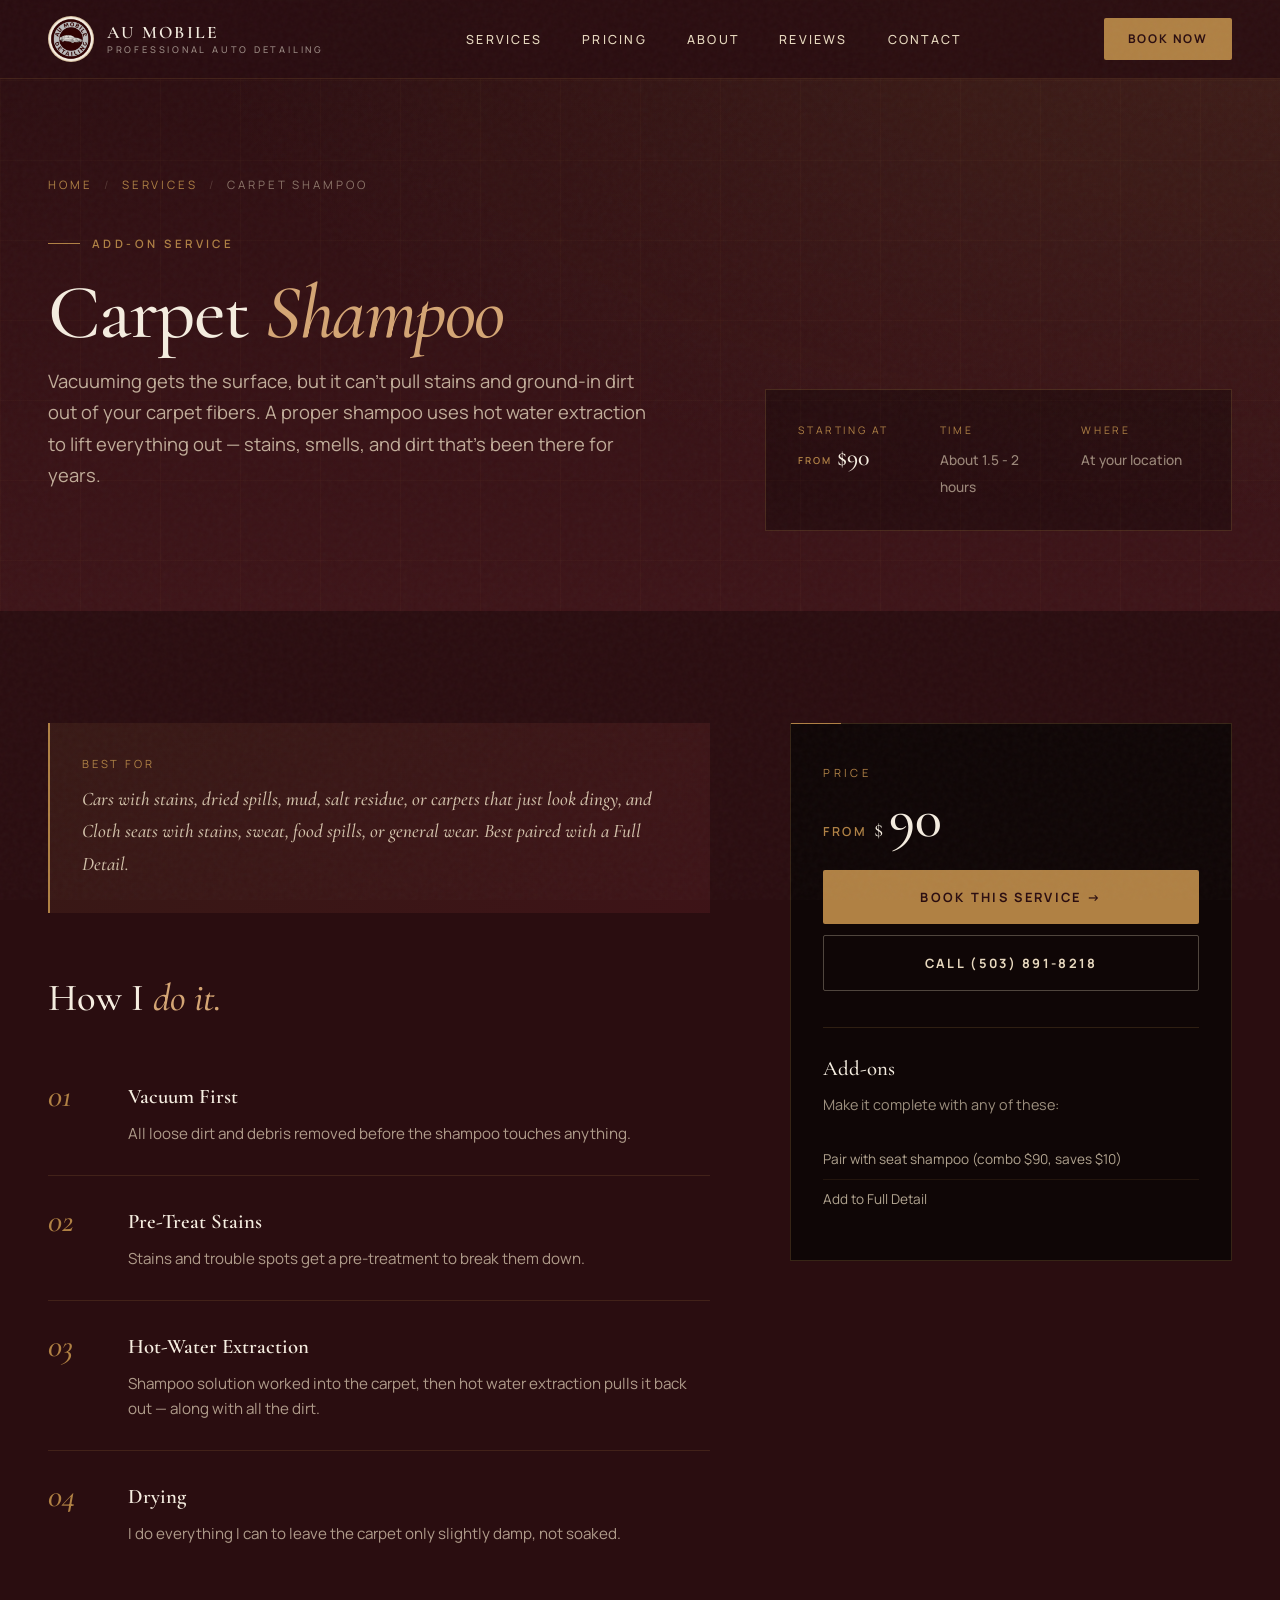
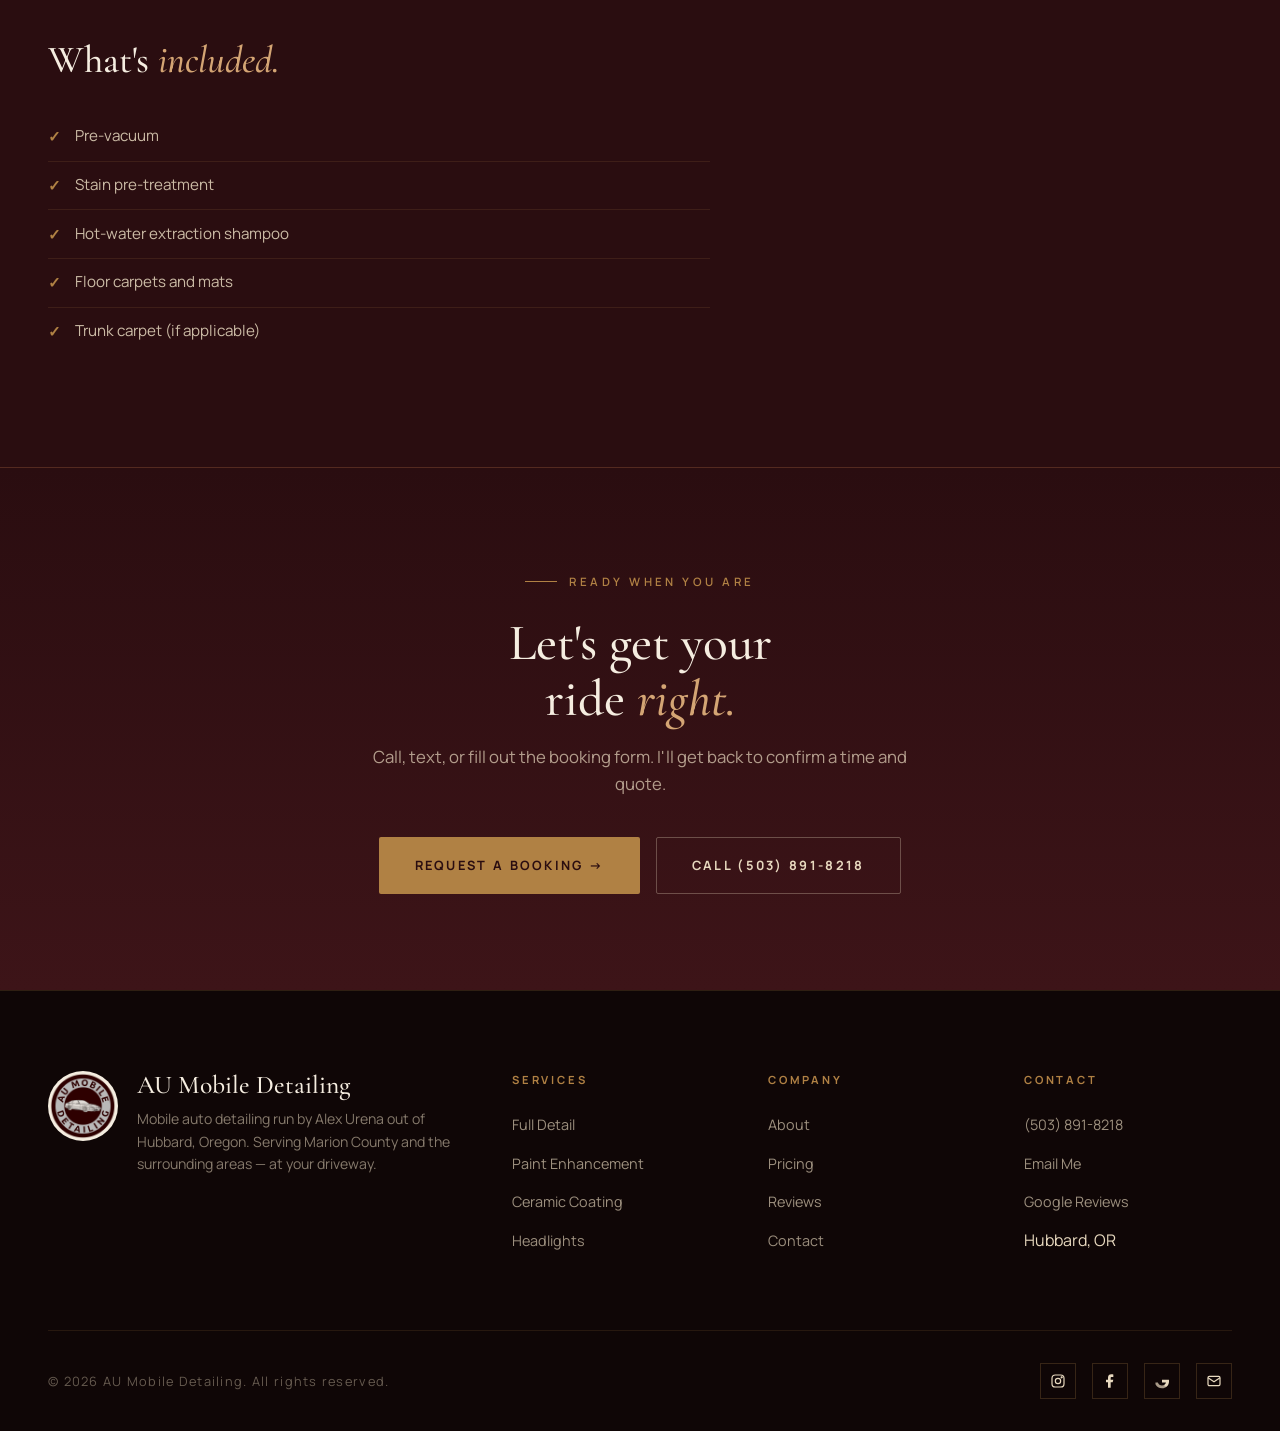
<file: services/carpet-and-seat-shampoo.html>
<!DOCTYPE html>
<html lang="en">
<head>
<meta charset="UTF-8" />
<meta name="viewport" content="width=device-width, initial-scale=1.0" />
<title>Carpet & Seat Shampoo — AU Mobile Detailing</title>
<meta name="description" content="Vacuuming gets the surface, but it can't pull stains and ground-in dirt out of your carpet fibers. A proper shampoo uses hot water extraction to lift..." />
<link rel="icon" type="image/png" href="../assets/logo.png">
<link rel="preconnect" href="https://fonts.googleapis.com">
<link rel="preconnect" href="https://fonts.gstatic.com" crossorigin>
<link href="https://fonts.googleapis.com/css2?family=Cormorant+Garamond:ital,wght@0,400;0,500;0,600;0,700;1,400;1,500&family=Manrope:wght@300;400;500;600;700;800&display=swap" rel="stylesheet">
<link rel="stylesheet" href="../assets/style.css">
<style>
  .page-hero {
    padding: 11rem 3rem 5rem;
    background:
      radial-gradient(ellipse at top right, rgba(176, 129, 68, 0.15), transparent 60%),
      linear-gradient(180deg, var(--maroon-deep) 0%, var(--maroon) 100%);
    position: relative;
    overflow: hidden;
  }
  .page-hero::before {
    content: '';
    position: absolute;
    inset: 0;
    background-image:
      linear-gradient(rgba(176,129,68,0.04) 1px, transparent 1px),
      linear-gradient(90deg, rgba(176,129,68,0.04) 1px, transparent 1px);
    background-size: 80px 80px;
    pointer-events: none;
  }
  .breadcrumb {
    font-size: 0.72rem;
    letter-spacing: 0.25em;
    text-transform: uppercase;
    color: rgba(232, 217, 191, 0.5);
    margin-bottom: 2rem;
    position: relative;
  }
  .breadcrumb a {
    color: var(--bronze);
    text-decoration: none;
    transition: color 0.3s;
  }
  .breadcrumb a:hover { color: var(--bronze-light); }
  .breadcrumb .sep { margin: 0 0.7rem; opacity: 0.4; }
  .page-hero-wrap {
    max-width: 1400px;
    margin: 0 auto;
    display: grid;
    grid-template-columns: 1.4fr 1fr;
    gap: 4rem;
    align-items: end;
    position: relative;
    z-index: 2;
  }
  .page-hero h1 {
    font-family: 'Cormorant Garamond', serif;
    font-size: clamp(2.8rem, 6vw, 5.5rem);
    line-height: 0.95;
    font-weight: 500;
    color: var(--bone);
    margin-bottom: 1rem;
    letter-spacing: -0.02em;
  }
  .page-hero h1 em { font-style: italic; color: var(--bronze-light); }
  .page-hero .lead {
    font-size: 1.15rem;
    color: rgba(232, 217, 191, 0.78);
    line-height: 1.7;
    max-width: 600px;
    margin-bottom: 2.5rem;
  }
  .page-hero-meta {
    display: grid;
    grid-template-columns: repeat(3, 1fr);
    gap: 1.5rem;
    padding: 2rem;
    background: rgba(0,0,0,0.3);
    border: 1px solid rgba(176, 129, 68, 0.25);
  }
  .meta-block .meta-label {
    font-size: 0.65rem;
    letter-spacing: 0.25em;
    text-transform: uppercase;
    color: var(--bronze);
    margin-bottom: 0.4rem;
  }
  .meta-block .meta-value {
    font-family: 'Cormorant Garamond', serif;
    font-size: 1.5rem;
    color: var(--bone);
    line-height: 1.1;
    font-weight: 500;
  }
  .meta-block .meta-value .small {
    font-size: 0.85rem;
    color: rgba(232, 217, 191, 0.6);
    font-family: 'Manrope', sans-serif;
  }
  .meta-block .meta-value .from {
    font-size: 0.6rem;
    color: var(--bronze);
    letter-spacing: 0.2em;
    text-transform: uppercase;
    font-family: 'Manrope', sans-serif;
    font-weight: 600;
    margin-right: 0.3rem;
    vertical-align: middle;
  }

  .content-section {
    padding: 7rem 3rem;
    background: var(--maroon-deep);
  }
  .content-grid {
    max-width: 1400px;
    margin: 0 auto;
    display: grid;
    grid-template-columns: 1.5fr 1fr;
    gap: 5rem;
    align-items: start;
  }
  .content-main h2 {
    font-family: 'Cormorant Garamond', serif;
    font-size: clamp(1.8rem, 3vw, 2.5rem);
    font-weight: 500;
    color: var(--bone);
    margin-bottom: 2rem;
    line-height: 1.1;
  }
  .content-main h2 em { font-style: italic; color: var(--bronze-light); }
  .content-main h2:not(:first-child) { margin-top: 4rem; }

  .ideal-for {
    padding: 2rem;
    background: linear-gradient(135deg, rgba(176, 129, 68, 0.1), rgba(90, 29, 34, 0.4));
    border-left: 2px solid var(--bronze);
    margin-bottom: 3rem;
  }
  .ideal-for .label {
    font-size: 0.7rem;
    letter-spacing: 0.25em;
    text-transform: uppercase;
    color: var(--bronze);
    margin-bottom: 0.6rem;
  }
  .ideal-for p {
    color: rgba(232, 217, 191, 0.88);
    line-height: 1.7;
    font-style: italic;
    font-family: 'Cormorant Garamond', serif;
    font-size: 1.2rem;
    font-weight: 500;
  }

  .process { list-style: none; counter-reset: step; }
  .process li {
    counter-increment: step;
    padding: 1.8rem 0 1.8rem 5rem;
    border-bottom: 1px solid rgba(176, 129, 68, 0.18);
    position: relative;
  }
  .process li:last-child { border-bottom: none; }
  .process li::before {
    content: counter(step, decimal-leading-zero);
    position: absolute;
    left: 0;
    top: 1.8rem;
    font-family: 'Cormorant Garamond', serif;
    font-style: italic;
    font-size: 2rem;
    color: var(--bronze);
    font-weight: 500;
    line-height: 1;
  }
  .process h4 {
    font-family: 'Cormorant Garamond', serif;
    font-size: 1.3rem;
    color: var(--bone);
    margin-bottom: 0.5rem;
    font-weight: 600;
  }
  .process p {
    color: rgba(232, 217, 191, 0.7);
    font-size: 0.95rem;
    line-height: 1.65;
  }

  .includes-list { list-style: none; }
  .includes-list li {
    padding: 0.7rem 0;
    border-bottom: 1px solid rgba(176, 129, 68, 0.15);
    color: rgba(232, 217, 191, 0.85);
    font-size: 0.95rem;
    display: flex;
    gap: 0.85rem;
    align-items: flex-start;
  }
  .includes-list li:last-child { border-bottom: none; }
  .includes-list li::before {
    content: '✓';
    color: var(--bronze);
    font-weight: 700;
    flex-shrink: 0;
    margin-top: 1px;
  }

  .sidebar {
    position: sticky;
    top: 100px;
    padding: 2.5rem 2rem;
    background: var(--ink);
    border: 1px solid rgba(176, 129, 68, 0.25);
  }
  .sidebar::before {
    content: '';
    position: absolute;
    top: -1px; left: 0;
    width: 50px;
    height: 1px;
    background: var(--bronze);
  }
  .sidebar .label {
    font-size: 0.7rem;
    letter-spacing: 0.3em;
    text-transform: uppercase;
    color: var(--bronze);
    margin-bottom: 0.5rem;
  }
  .sidebar .big-price {
    font-family: 'Cormorant Garamond', serif;
    display: flex;
    align-items: baseline;
    gap: 0.4rem;
    margin-bottom: 1.5rem;
    line-height: 1;
  }
  .sidebar .big-price .from {
    font-size: 0.78rem;
    color: var(--bronze);
    letter-spacing: 0.2em;
    text-transform: uppercase;
    font-family: 'Manrope', sans-serif;
    font-weight: 600;
  }
  .sidebar .big-price .dollar { font-size: 1.4rem; color: var(--bone); }
  .sidebar .big-price .num { font-size: 3.5rem; color: var(--bone); font-weight: 500; }
  .sidebar .quote-only {
    font-family: 'Cormorant Garamond', serif;
    font-style: italic;
    font-size: 1.6rem;
    color: var(--bone);
    margin-bottom: 1.5rem;
    line-height: 1.2;
  }

  .sidebar h4 {
    font-family: 'Cormorant Garamond', serif;
    font-size: 1.3rem;
    color: var(--bone);
    margin-bottom: 0.5rem;
    margin-top: 1.5rem;
    font-weight: 500;
  }
  .sidebar p {
    color: rgba(232, 217, 191, 0.65);
    font-size: 0.9rem;
    line-height: 1.6;
    margin-bottom: 1.5rem;
  }
  .sidebar .btn-primary, .sidebar .btn-secondary {
    width: 100%;
    justify-content: center;
    margin-bottom: 0.7rem;
  }
  .sidebar .pop-divider {
    margin: 1.5rem 0;
    height: 1px;
    background: rgba(176, 129, 68, 0.2);
  }
  .sidebar .addon-list {
    list-style: none;
    margin-top: 0.5rem;
  }
  .sidebar .addon-list li {
    padding: 0.55rem 0;
    border-bottom: 1px solid rgba(176, 129, 68, 0.12);
    font-size: 0.85rem;
    color: rgba(232, 217, 191, 0.75);
  }
  .sidebar .addon-list li:last-child { border-bottom: none; }

  .page-cta {
    background: linear-gradient(180deg, var(--maroon-deep), var(--maroon));
    padding: 6rem 3rem;
    text-align: center;
    border-top: 1px solid rgba(176, 129, 68, 0.2);
  }
  .page-cta h2 {
    font-family: 'Cormorant Garamond', serif;
    font-size: clamp(2rem, 4vw, 3.5rem);
    font-weight: 500;
    color: var(--bone);
    margin-bottom: 1rem;
    line-height: 1.1;
  }
  .page-cta h2 em { font-style: italic; color: var(--bronze-light); }
  .page-cta p {
    color: rgba(232, 217, 191, 0.7);
    margin-bottom: 2.5rem;
    max-width: 560px;
    margin-left: auto;
    margin-right: auto;
    font-size: 1.05rem;
  }
  .page-cta-actions {
    display: flex;
    gap: 1rem;
    justify-content: center;
    flex-wrap: wrap;
  }

  @media (max-width: 900px) {
    .page-hero { padding: 8rem 1.25rem 4rem; }
    .page-hero-wrap { grid-template-columns: 1fr; gap: 2rem; }
    .page-hero-meta { grid-template-columns: 1fr; gap: 1rem; padding: 1.5rem; }
    .content-section { padding: 4rem 1.25rem; }
    .content-grid { grid-template-columns: 1fr; gap: 3rem; }
    .sidebar { position: static; }
    .process li { padding-left: 4rem; }
    .page-cta { padding: 4rem 1.25rem; }
  }
</style>
</head>
<body>

<nav id="nav">
  <a href="../index.html" class="nav-brand">
    <img src="../assets/logo.png" alt="AU Mobile Detailing">
    <div class="nav-brand-text">
      AU <span>Mobile</span><br>
      <small>Professional Auto Detailing</small>
    </div>
  </a>
  <ul class="nav-links" id="navLinks">
    <li><a href="../index.html#services">Services</a></li>
    <li><a href="../index.html#pricing">Pricing</a></li>
    <li><a href="../index.html#about">About</a></li>
    <li><a href="../index.html#reviews">Reviews</a></li>
    <li><a href="../index.html#book">Contact</a></li>
  </ul>
  <a href="../index.html#book" class="nav-cta">Book Now</a>
  <button class="menu-toggle" id="menuToggle">☰</button>
</nav>

<section class="page-hero">
  <div class="page-hero-wrap">
    <div>
      <div class="breadcrumb"><a href="../index.html">Home</a><span class="sep">/</span><a href="../index.html#services">Services</a><span class="sep">/</span>Carpet Shampoo</div>
      <div class="eyebrow">Add-On Service</div>
      <h1>Carpet <em>Shampoo</em></h1>
      <p class="lead">Vacuuming gets the surface, but it can't pull stains and ground-in dirt out of your carpet fibers. A proper shampoo uses hot water extraction to lift everything out — stains, smells, and dirt that's been there for years.</p>
    </div>
    <div class="page-hero-meta">
      <div class="meta-block">
        <div class="meta-label">Starting at</div>
        <div class="meta-value"><span class="from">from</span>$90</div>
      </div>
      <div class="meta-block">
        <div class="meta-label">Time</div>
        <div class="meta-value"><span class="small">About 1.5 - 2 hours</span></div>
      </div>
      <div class="meta-block">
        <div class="meta-label">Where</div>
        <div class="meta-value"><span class="small">At your location</span></div>
      </div>
    </div>
  </div>
</section>

<section class="content-section">
  <div class="content-grid">
    <div class="content-main">
      <div class="ideal-for">
        <div class="label">Best for</div>
        <p>Cars with stains, dried spills, mud, salt residue, or carpets that just look dingy, and Cloth seats with stains, sweat, food spills, or general wear. Best paired with a Full Detail.</p>
      </div>

      <h2>How I <em>do it.</em></h2>
      <ol class="process">
        <li><h4>Vacuum First</h4><p>All loose dirt and debris removed before the shampoo touches anything.</p></li>
        <li><h4>Pre-Treat Stains</h4><p>Stains and trouble spots get a pre-treatment to break them down.</p></li>
        <li><h4>Hot-Water Extraction</h4><p>Shampoo solution worked into the carpet, then hot water extraction pulls it back out — along with all the dirt.</p></li>
        <li><h4>Drying</h4><p>I do everything I can to leave the carpet only slightly damp, not soaked.</p></li>
      </ol>

      <h2>What's <em>included.</em></h2>
      <ul class="includes-list">
        <li>Pre-vacuum</li>
        <li>Stain pre-treatment</li>
        <li>Hot-water extraction shampoo</li>
        <li>Floor carpets and mats</li>
        <li>Trunk carpet (if applicable)</li>
      </ul>
    </div>

    <aside class="sidebar">
      <div class="label">Price</div>
      <div class="big-price">
        <span class="from">from</span>
        <span class="dollar">$</span>
        <span class="num">90</span>
      </div>
      <a href="../index.html#book" class="btn-primary">Book This Service →</a>
      <a href="tel:5038918218" class="btn-secondary">Call (503) 891-8218</a>

      <div class="pop-divider"></div>

      <h4>Add-ons</h4>
      <p>Make it complete with any of these:</p>
      <ul class="addon-list">
        <li>Pair with seat shampoo (combo $90, saves $10)</li>
        <li>Add to Full Detail</li>
      </ul>
    </aside>
  </div>
</section>

<section class="page-cta">
  <div class="eyebrow" style="justify-content: center; display: inline-flex;">Ready when you are</div>
  <h2>Let's get your<br>ride <em>right.</em></h2>
  <p>Call, text, or fill out the booking form. I'll get back to confirm a time and quote.</p>
  <div class="page-cta-actions">
    <a href="../index.html#book" class="btn-primary">Request a Booking →</a>
    <a href="tel:5038918218" class="btn-secondary">Call (503) 891-8218</a>
  </div>
</section>

<footer>
  <div class="footer-top">
    <div class="footer-brand">
      <img src="../assets/logo.png" alt="AU Mobile Detailing">
      <div>
        <h3>AU <em>Mobile</em> Detailing</h3>
        <p>Mobile auto detailing run by Alex Urena out of Hubbard, Oregon. Serving Marion County and the surrounding areas — at your driveway.</p>
      </div>
    </div>
    <div class="footer-col">
      <h4>Services</h4>
      <ul>
        <li><a href="full-detail.html">Full Detail</a></li>
        <li><a href="paint-correction.html">Paint Enhancement</a></li>
        <li><a href="ceramic-coating.html">Ceramic Coating</a></li>
        <li><a href="headlight-restoration.html">Headlights</a></li>
      </ul>
    </div>
    <div class="footer-col">
      <h4>Company</h4>
      <ul>
        <li><a href="../index.html#about">About</a></li>
        <li><a href="../index.html#pricing">Pricing</a></li>
        <li><a href="../index.html#reviews">Reviews</a></li>
        <li><a href="../index.html#book">Contact</a></li>
      </ul>
    </div>
    <div class="footer-col">
      <h4>Contact</h4>
      <ul>
        <li><a href="tel:5038918218">(503) 891-8218</a></li>
        <li><a href="mailto:aumobiledetailing1@gmail.com">Email Me</a></li>
        <li><a href="https://share.google/s7UdCYcr3obEj5vlN" target="_blank" rel="noopener">Google Reviews</a></li>
        <li>Hubbard, OR</li>
      </ul>
    </div>
  </div>
  <div class="footer-bottom">
    <p>© <span id="year"></span> AU Mobile Detailing. All rights reserved.</p>
    <div class="socials">
      <a href="https://instagram.com/au.mobiledetailing" target="_blank" rel="noopener" aria-label="Instagram">
        <svg width="16" height="16" viewBox="0 0 24 24" fill="none" stroke="currentColor" stroke-width="1.8"><rect x="3" y="3" width="18" height="18" rx="5"/><circle cx="12" cy="12" r="4"/><circle cx="17.5" cy="6.5" r="0.8" fill="currentColor"/></svg>
      </a>
      <a href="https://facebook.com/au.mobiledetailing" target="_blank" rel="noopener" aria-label="Facebook">
        <svg width="16" height="16" viewBox="0 0 24 24" fill="currentColor"><path d="M13 22v-8h3l1-4h-4V7.5c0-1.1.4-1.5 1.5-1.5H17V2.3c-.6-.1-1.7-.3-3-.3-3 0-5 1.8-5 5v3H6v4h3v8h4z"/></svg>
      </a>
      <a href="https://share.google/s7UdCYcr3obEj5vlN" target="_blank" rel="noopener" aria-label="Google Reviews">
        <svg width="16" height="16" viewBox="0 0 24 24"><path fill="currentColor" d="M22.56 12.25c0-.78-.07-1.53-.2-2.25H12v4.26h5.92c-.26 1.37-1.04 2.53-2.21 3.31v2.77h3.57c2.08-1.92 3.28-4.74 3.28-8.09z"/><path fill="currentColor" d="M12 23c2.97 0 5.46-.98 7.28-2.66l-3.57-2.77c-.98.66-2.23 1.06-3.71 1.06-2.86 0-5.29-1.93-6.16-4.53H2.18v2.84C3.99 20.53 7.7 23 12 23z" opacity="0.7"/></svg>
      </a>
      <a href="mailto:aumobiledetailing1@gmail.com" aria-label="Email">
        <svg width="16" height="16" viewBox="0 0 24 24" fill="none" stroke="currentColor" stroke-width="1.8"><rect x="3" y="5" width="18" height="14" rx="2"/><path d="M3 7l9 6 9-6"/></svg>
      </a>
    </div>
  </div>
</footer>

<script>
  document.getElementById('year').textContent = new Date().getFullYear();
  const nav = document.getElementById('nav');
  window.addEventListener('scroll', () => {
    nav.classList.toggle('scrolled', window.scrollY > 30);
  });
  document.getElementById('menuToggle').addEventListener('click', () => {
    document.getElementById('navLinks').classList.toggle('open');
  });
  document.querySelectorAll('.nav-links a').forEach(a => {
    a.addEventListener('click', () => document.getElementById('navLinks').classList.remove('open'));
  });
</script>

</body>
</html>
</file>
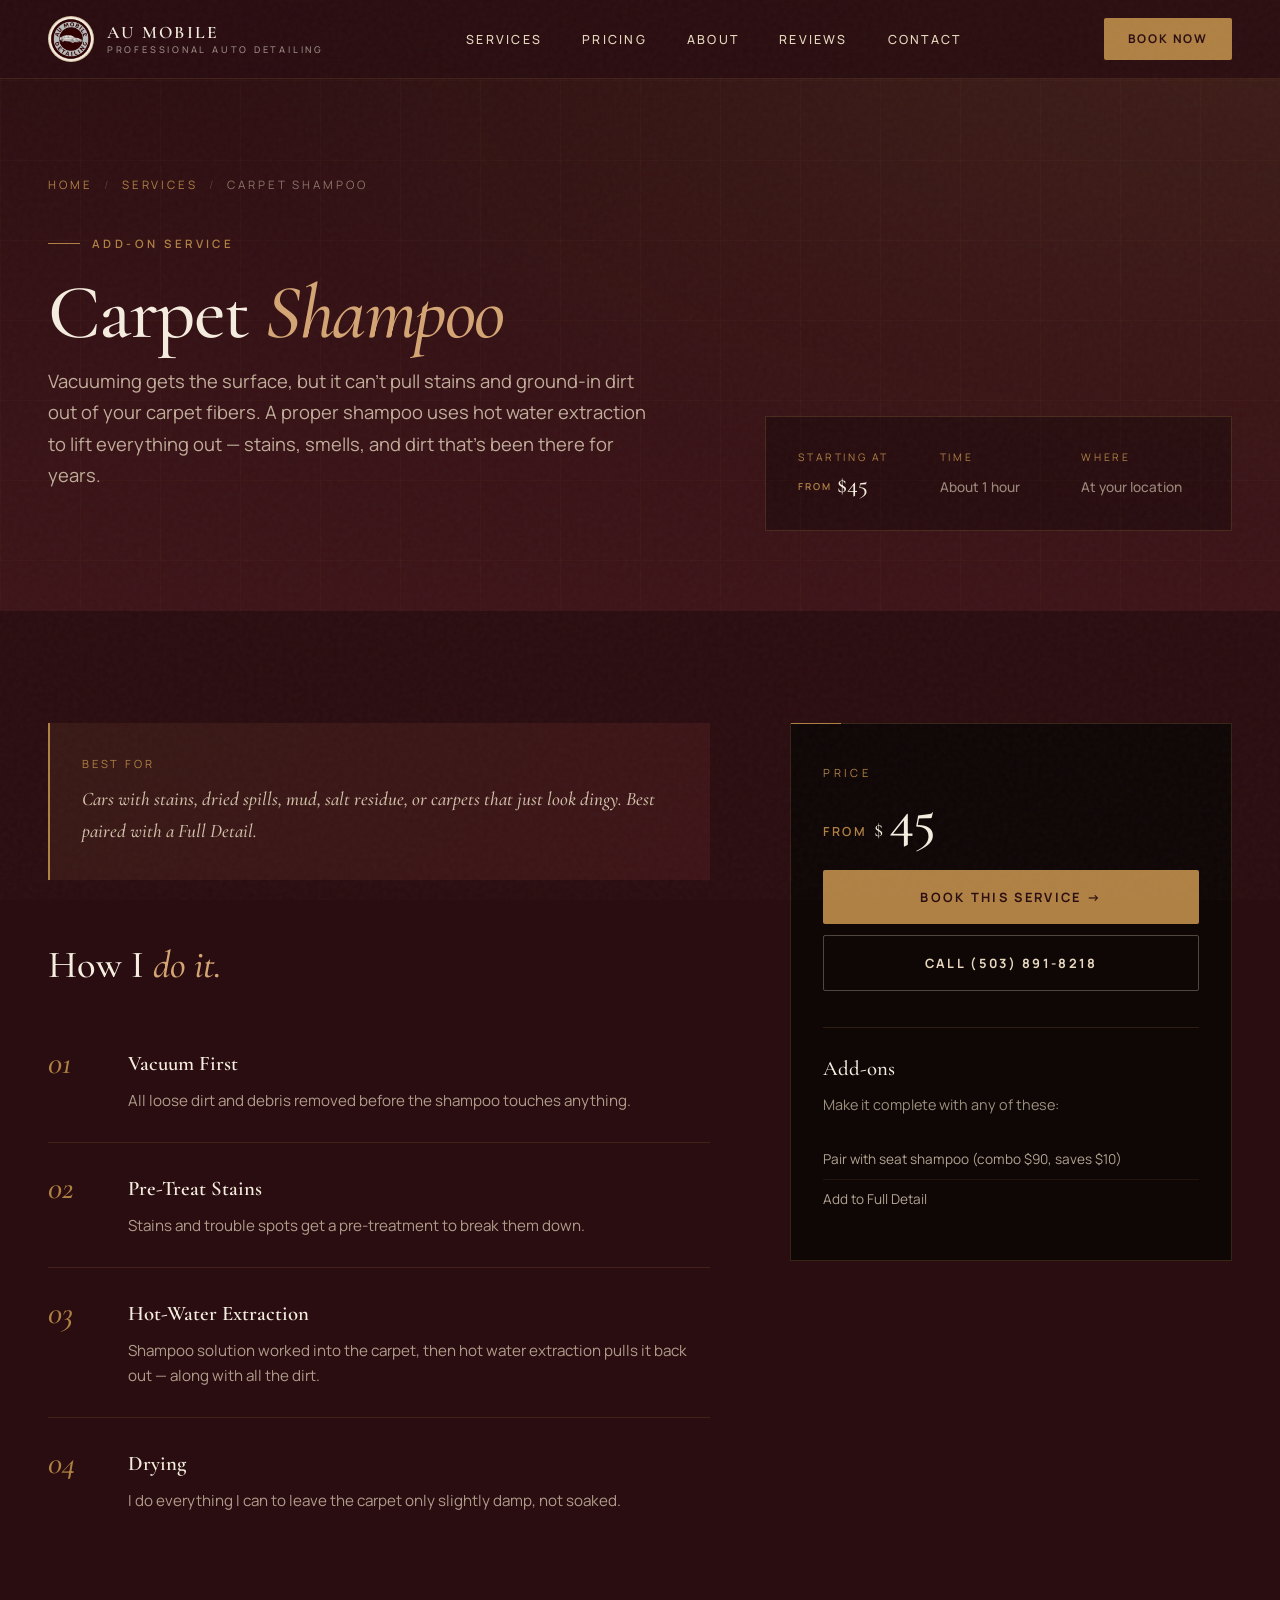
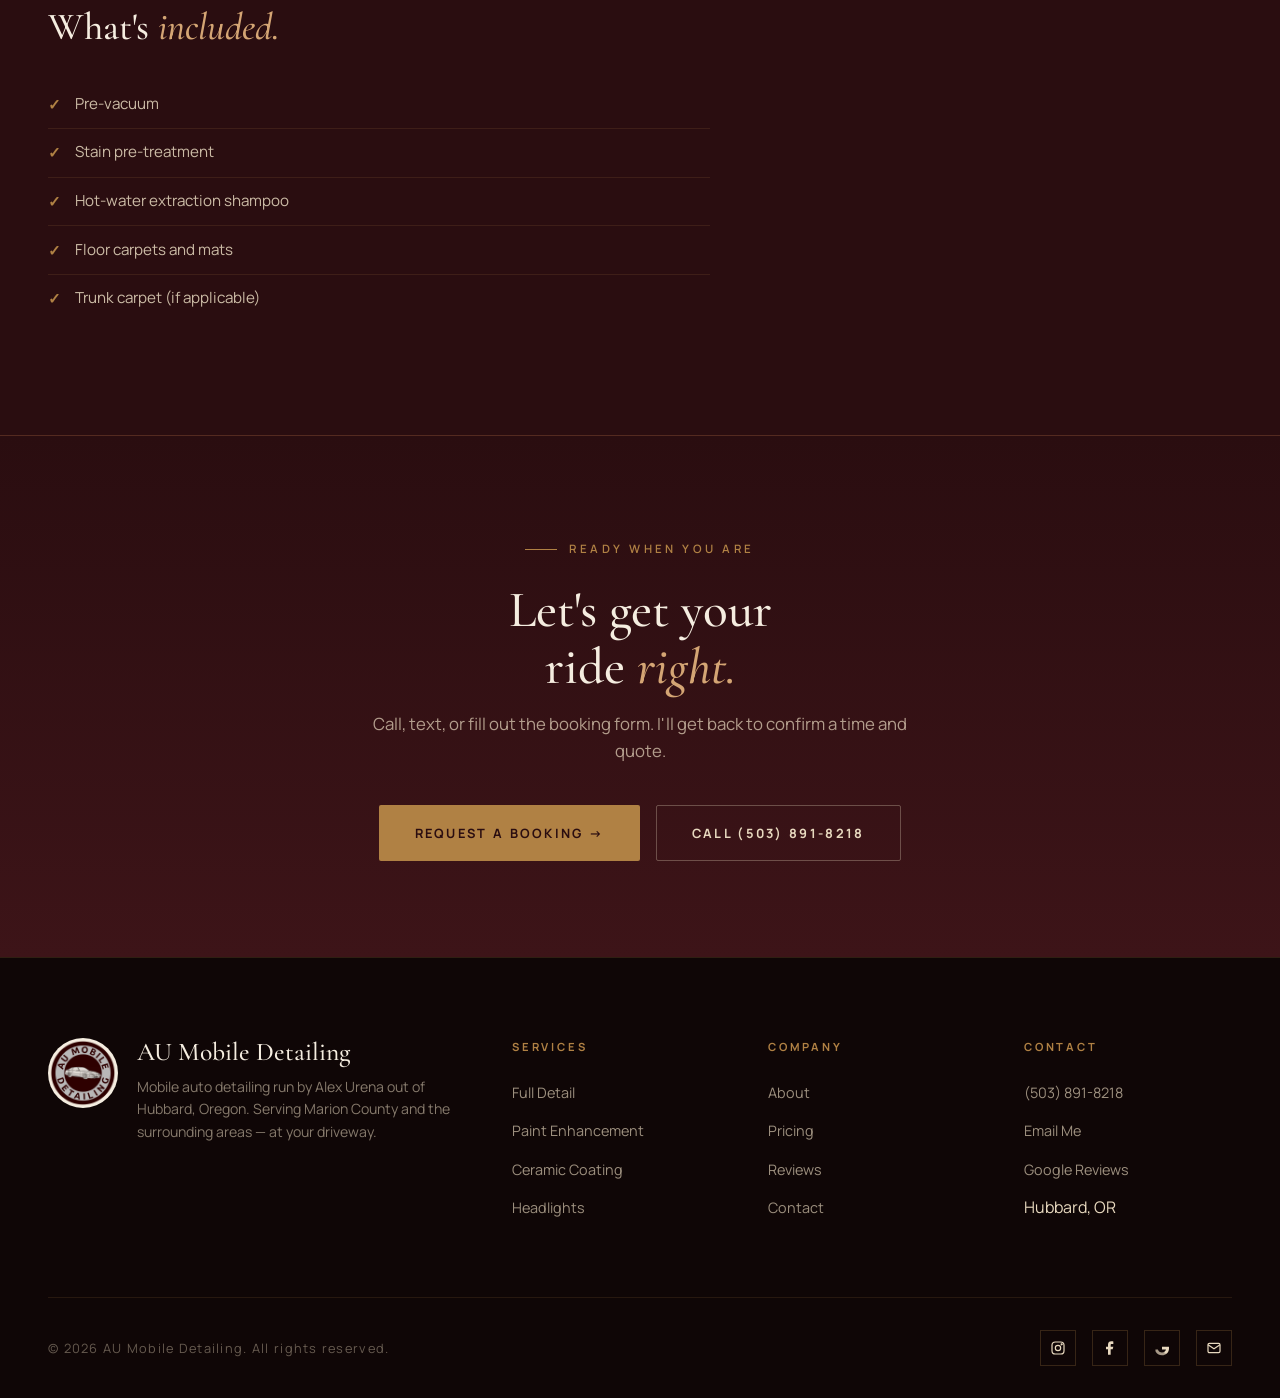
<file: services/carpet-shampoo.html>
<!DOCTYPE html>
<html lang="en">
<head>
<meta charset="UTF-8" />
<meta name="viewport" content="width=device-width, initial-scale=1.0" />
<title>Carpet Shampoo — AU Mobile Detailing</title>
<meta name="description" content="Vacuuming gets the surface, but it can't pull stains and ground-in dirt out of your carpet fibers. A proper shampoo uses hot water extraction to lift..." />
<link rel="icon" type="image/png" href="../assets/logo.png">
<link rel="preconnect" href="https://fonts.googleapis.com">
<link rel="preconnect" href="https://fonts.gstatic.com" crossorigin>
<link href="https://fonts.googleapis.com/css2?family=Cormorant+Garamond:ital,wght@0,400;0,500;0,600;0,700;1,400;1,500&family=Manrope:wght@300;400;500;600;700;800&display=swap" rel="stylesheet">
<link rel="stylesheet" href="../assets/style.css">
<style>
  .page-hero {
    padding: 11rem 3rem 5rem;
    background:
      radial-gradient(ellipse at top right, rgba(176, 129, 68, 0.15), transparent 60%),
      linear-gradient(180deg, var(--maroon-deep) 0%, var(--maroon) 100%);
    position: relative;
    overflow: hidden;
  }
  .page-hero::before {
    content: '';
    position: absolute;
    inset: 0;
    background-image:
      linear-gradient(rgba(176,129,68,0.04) 1px, transparent 1px),
      linear-gradient(90deg, rgba(176,129,68,0.04) 1px, transparent 1px);
    background-size: 80px 80px;
    pointer-events: none;
  }
  .breadcrumb {
    font-size: 0.72rem;
    letter-spacing: 0.25em;
    text-transform: uppercase;
    color: rgba(232, 217, 191, 0.5);
    margin-bottom: 2rem;
    position: relative;
  }
  .breadcrumb a {
    color: var(--bronze);
    text-decoration: none;
    transition: color 0.3s;
  }
  .breadcrumb a:hover { color: var(--bronze-light); }
  .breadcrumb .sep { margin: 0 0.7rem; opacity: 0.4; }
  .page-hero-wrap {
    max-width: 1400px;
    margin: 0 auto;
    display: grid;
    grid-template-columns: 1.4fr 1fr;
    gap: 4rem;
    align-items: end;
    position: relative;
    z-index: 2;
  }
  .page-hero h1 {
    font-family: 'Cormorant Garamond', serif;
    font-size: clamp(2.8rem, 6vw, 5.5rem);
    line-height: 0.95;
    font-weight: 500;
    color: var(--bone);
    margin-bottom: 1rem;
    letter-spacing: -0.02em;
  }
  .page-hero h1 em { font-style: italic; color: var(--bronze-light); }
  .page-hero .lead {
    font-size: 1.15rem;
    color: rgba(232, 217, 191, 0.78);
    line-height: 1.7;
    max-width: 600px;
    margin-bottom: 2.5rem;
  }
  .page-hero-meta {
    display: grid;
    grid-template-columns: repeat(3, 1fr);
    gap: 1.5rem;
    padding: 2rem;
    background: rgba(0,0,0,0.3);
    border: 1px solid rgba(176, 129, 68, 0.25);
  }
  .meta-block .meta-label {
    font-size: 0.65rem;
    letter-spacing: 0.25em;
    text-transform: uppercase;
    color: var(--bronze);
    margin-bottom: 0.4rem;
  }
  .meta-block .meta-value {
    font-family: 'Cormorant Garamond', serif;
    font-size: 1.5rem;
    color: var(--bone);
    line-height: 1.1;
    font-weight: 500;
  }
  .meta-block .meta-value .small {
    font-size: 0.85rem;
    color: rgba(232, 217, 191, 0.6);
    font-family: 'Manrope', sans-serif;
  }
  .meta-block .meta-value .from {
    font-size: 0.6rem;
    color: var(--bronze);
    letter-spacing: 0.2em;
    text-transform: uppercase;
    font-family: 'Manrope', sans-serif;
    font-weight: 600;
    margin-right: 0.3rem;
    vertical-align: middle;
  }

  .content-section {
    padding: 7rem 3rem;
    background: var(--maroon-deep);
  }
  .content-grid {
    max-width: 1400px;
    margin: 0 auto;
    display: grid;
    grid-template-columns: 1.5fr 1fr;
    gap: 5rem;
    align-items: start;
  }
  .content-main h2 {
    font-family: 'Cormorant Garamond', serif;
    font-size: clamp(1.8rem, 3vw, 2.5rem);
    font-weight: 500;
    color: var(--bone);
    margin-bottom: 2rem;
    line-height: 1.1;
  }
  .content-main h2 em { font-style: italic; color: var(--bronze-light); }
  .content-main h2:not(:first-child) { margin-top: 4rem; }

  .ideal-for {
    padding: 2rem;
    background: linear-gradient(135deg, rgba(176, 129, 68, 0.1), rgba(90, 29, 34, 0.4));
    border-left: 2px solid var(--bronze);
    margin-bottom: 3rem;
  }
  .ideal-for .label {
    font-size: 0.7rem;
    letter-spacing: 0.25em;
    text-transform: uppercase;
    color: var(--bronze);
    margin-bottom: 0.6rem;
  }
  .ideal-for p {
    color: rgba(232, 217, 191, 0.88);
    line-height: 1.7;
    font-style: italic;
    font-family: 'Cormorant Garamond', serif;
    font-size: 1.2rem;
    font-weight: 500;
  }

  .process { list-style: none; counter-reset: step; }
  .process li {
    counter-increment: step;
    padding: 1.8rem 0 1.8rem 5rem;
    border-bottom: 1px solid rgba(176, 129, 68, 0.18);
    position: relative;
  }
  .process li:last-child { border-bottom: none; }
  .process li::before {
    content: counter(step, decimal-leading-zero);
    position: absolute;
    left: 0;
    top: 1.8rem;
    font-family: 'Cormorant Garamond', serif;
    font-style: italic;
    font-size: 2rem;
    color: var(--bronze);
    font-weight: 500;
    line-height: 1;
  }
  .process h4 {
    font-family: 'Cormorant Garamond', serif;
    font-size: 1.3rem;
    color: var(--bone);
    margin-bottom: 0.5rem;
    font-weight: 600;
  }
  .process p {
    color: rgba(232, 217, 191, 0.7);
    font-size: 0.95rem;
    line-height: 1.65;
  }

  .includes-list { list-style: none; }
  .includes-list li {
    padding: 0.7rem 0;
    border-bottom: 1px solid rgba(176, 129, 68, 0.15);
    color: rgba(232, 217, 191, 0.85);
    font-size: 0.95rem;
    display: flex;
    gap: 0.85rem;
    align-items: flex-start;
  }
  .includes-list li:last-child { border-bottom: none; }
  .includes-list li::before {
    content: '✓';
    color: var(--bronze);
    font-weight: 700;
    flex-shrink: 0;
    margin-top: 1px;
  }

  .sidebar {
    position: sticky;
    top: 100px;
    padding: 2.5rem 2rem;
    background: var(--ink);
    border: 1px solid rgba(176, 129, 68, 0.25);
  }
  .sidebar::before {
    content: '';
    position: absolute;
    top: -1px; left: 0;
    width: 50px;
    height: 1px;
    background: var(--bronze);
  }
  .sidebar .label {
    font-size: 0.7rem;
    letter-spacing: 0.3em;
    text-transform: uppercase;
    color: var(--bronze);
    margin-bottom: 0.5rem;
  }
  .sidebar .big-price {
    font-family: 'Cormorant Garamond', serif;
    display: flex;
    align-items: baseline;
    gap: 0.4rem;
    margin-bottom: 1.5rem;
    line-height: 1;
  }
  .sidebar .big-price .from {
    font-size: 0.78rem;
    color: var(--bronze);
    letter-spacing: 0.2em;
    text-transform: uppercase;
    font-family: 'Manrope', sans-serif;
    font-weight: 600;
  }
  .sidebar .big-price .dollar { font-size: 1.4rem; color: var(--bone); }
  .sidebar .big-price .num { font-size: 3.5rem; color: var(--bone); font-weight: 500; }
  .sidebar .quote-only {
    font-family: 'Cormorant Garamond', serif;
    font-style: italic;
    font-size: 1.6rem;
    color: var(--bone);
    margin-bottom: 1.5rem;
    line-height: 1.2;
  }

  .sidebar h4 {
    font-family: 'Cormorant Garamond', serif;
    font-size: 1.3rem;
    color: var(--bone);
    margin-bottom: 0.5rem;
    margin-top: 1.5rem;
    font-weight: 500;
  }
  .sidebar p {
    color: rgba(232, 217, 191, 0.65);
    font-size: 0.9rem;
    line-height: 1.6;
    margin-bottom: 1.5rem;
  }
  .sidebar .btn-primary, .sidebar .btn-secondary {
    width: 100%;
    justify-content: center;
    margin-bottom: 0.7rem;
  }
  .sidebar .pop-divider {
    margin: 1.5rem 0;
    height: 1px;
    background: rgba(176, 129, 68, 0.2);
  }
  .sidebar .addon-list {
    list-style: none;
    margin-top: 0.5rem;
  }
  .sidebar .addon-list li {
    padding: 0.55rem 0;
    border-bottom: 1px solid rgba(176, 129, 68, 0.12);
    font-size: 0.85rem;
    color: rgba(232, 217, 191, 0.75);
  }
  .sidebar .addon-list li:last-child { border-bottom: none; }

  .page-cta {
    background: linear-gradient(180deg, var(--maroon-deep), var(--maroon));
    padding: 6rem 3rem;
    text-align: center;
    border-top: 1px solid rgba(176, 129, 68, 0.2);
  }
  .page-cta h2 {
    font-family: 'Cormorant Garamond', serif;
    font-size: clamp(2rem, 4vw, 3.5rem);
    font-weight: 500;
    color: var(--bone);
    margin-bottom: 1rem;
    line-height: 1.1;
  }
  .page-cta h2 em { font-style: italic; color: var(--bronze-light); }
  .page-cta p {
    color: rgba(232, 217, 191, 0.7);
    margin-bottom: 2.5rem;
    max-width: 560px;
    margin-left: auto;
    margin-right: auto;
    font-size: 1.05rem;
  }
  .page-cta-actions {
    display: flex;
    gap: 1rem;
    justify-content: center;
    flex-wrap: wrap;
  }

  @media (max-width: 900px) {
    .page-hero { padding: 8rem 1.25rem 4rem; }
    .page-hero-wrap { grid-template-columns: 1fr; gap: 2rem; }
    .page-hero-meta { grid-template-columns: 1fr; gap: 1rem; padding: 1.5rem; }
    .content-section { padding: 4rem 1.25rem; }
    .content-grid { grid-template-columns: 1fr; gap: 3rem; }
    .sidebar { position: static; }
    .process li { padding-left: 4rem; }
    .page-cta { padding: 4rem 1.25rem; }
  }
</style>
</head>
<body>

<nav id="nav">
  <a href="../index.html" class="nav-brand">
    <img src="../assets/logo.png" alt="AU Mobile Detailing">
    <div class="nav-brand-text">
      AU <span>Mobile</span><br>
      <small>Professional Auto Detailing</small>
    </div>
  </a>
  <ul class="nav-links" id="navLinks">
    <li><a href="../index.html#services">Services</a></li>
    <li><a href="../index.html#pricing">Pricing</a></li>
    <li><a href="../index.html#about">About</a></li>
    <li><a href="../index.html#reviews">Reviews</a></li>
    <li><a href="../index.html#book">Contact</a></li>
  </ul>
  <a href="../index.html#book" class="nav-cta">Book Now</a>
  <button class="menu-toggle" id="menuToggle">☰</button>
</nav>

<section class="page-hero">
  <div class="page-hero-wrap">
    <div>
      <div class="breadcrumb"><a href="../index.html">Home</a><span class="sep">/</span><a href="../index.html#services">Services</a><span class="sep">/</span>Carpet Shampoo</div>
      <div class="eyebrow">Add-On Service</div>
      <h1>Carpet <em>Shampoo</em></h1>
      <p class="lead">Vacuuming gets the surface, but it can't pull stains and ground-in dirt out of your carpet fibers. A proper shampoo uses hot water extraction to lift everything out — stains, smells, and dirt that's been there for years.</p>
    </div>
    <div class="page-hero-meta">
      <div class="meta-block">
        <div class="meta-label">Starting at</div>
        <div class="meta-value"><span class="from">from</span>$45</div>
      </div>
      <div class="meta-block">
        <div class="meta-label">Time</div>
        <div class="meta-value"><span class="small">About 1 hour</span></div>
      </div>
      <div class="meta-block">
        <div class="meta-label">Where</div>
        <div class="meta-value"><span class="small">At your location</span></div>
      </div>
    </div>
  </div>
</section>

<section class="content-section">
  <div class="content-grid">
    <div class="content-main">
      <div class="ideal-for">
        <div class="label">Best for</div>
        <p>Cars with stains, dried spills, mud, salt residue, or carpets that just look dingy. Best paired with a Full Detail.</p>
      </div>

      <h2>How I <em>do it.</em></h2>
      <ol class="process">
        <li><h4>Vacuum First</h4><p>All loose dirt and debris removed before the shampoo touches anything.</p></li>
        <li><h4>Pre-Treat Stains</h4><p>Stains and trouble spots get a pre-treatment to break them down.</p></li>
        <li><h4>Hot-Water Extraction</h4><p>Shampoo solution worked into the carpet, then hot water extraction pulls it back out — along with all the dirt.</p></li>
        <li><h4>Drying</h4><p>I do everything I can to leave the carpet only slightly damp, not soaked.</p></li>
      </ol>

      <h2>What's <em>included.</em></h2>
      <ul class="includes-list">
        <li>Pre-vacuum</li>
        <li>Stain pre-treatment</li>
        <li>Hot-water extraction shampoo</li>
        <li>Floor carpets and mats</li>
        <li>Trunk carpet (if applicable)</li>
      </ul>
    </div>

    <aside class="sidebar">
      <div class="label">Price</div>
      <div class="big-price">
        <span class="from">from</span>
        <span class="dollar">$</span>
        <span class="num">45</span>
      </div>
      <a href="../index.html#book" class="btn-primary">Book This Service →</a>
      <a href="tel:5038918218" class="btn-secondary">Call (503) 891-8218</a>

      <div class="pop-divider"></div>

      <h4>Add-ons</h4>
      <p>Make it complete with any of these:</p>
      <ul class="addon-list">
        <li>Pair with seat shampoo (combo $90, saves $10)</li>
        <li>Add to Full Detail</li>
      </ul>
    </aside>
  </div>
</section>

<section class="page-cta">
  <div class="eyebrow" style="justify-content: center; display: inline-flex;">Ready when you are</div>
  <h2>Let's get your<br>ride <em>right.</em></h2>
  <p>Call, text, or fill out the booking form. I'll get back to confirm a time and quote.</p>
  <div class="page-cta-actions">
    <a href="../index.html#book" class="btn-primary">Request a Booking →</a>
    <a href="tel:5038918218" class="btn-secondary">Call (503) 891-8218</a>
  </div>
</section>

<footer>
  <div class="footer-top">
    <div class="footer-brand">
      <img src="../assets/logo.png" alt="AU Mobile Detailing">
      <div>
        <h3>AU <em>Mobile</em> Detailing</h3>
        <p>Mobile auto detailing run by Alex Urena out of Hubbard, Oregon. Serving Marion County and the surrounding areas — at your driveway.</p>
      </div>
    </div>
    <div class="footer-col">
      <h4>Services</h4>
      <ul>
        <li><a href="full-detail.html">Full Detail</a></li>
        <li><a href="paint-correction.html">Paint Enhancement</a></li>
        <li><a href="ceramic-coating.html">Ceramic Coating</a></li>
        <li><a href="headlight-restoration.html">Headlights</a></li>
      </ul>
    </div>
    <div class="footer-col">
      <h4>Company</h4>
      <ul>
        <li><a href="../index.html#about">About</a></li>
        <li><a href="../index.html#pricing">Pricing</a></li>
        <li><a href="../index.html#reviews">Reviews</a></li>
        <li><a href="../index.html#book">Contact</a></li>
      </ul>
    </div>
    <div class="footer-col">
      <h4>Contact</h4>
      <ul>
        <li><a href="tel:5038918218">(503) 891-8218</a></li>
        <li><a href="mailto:aumobiledetailing1@gmail.com">Email Me</a></li>
        <li><a href="https://share.google/s7UdCYcr3obEj5vlN" target="_blank" rel="noopener">Google Reviews</a></li>
        <li>Hubbard, OR</li>
      </ul>
    </div>
  </div>
  <div class="footer-bottom">
    <p>© <span id="year"></span> AU Mobile Detailing. All rights reserved.</p>
    <div class="socials">
      <a href="https://instagram.com/au.mobiledetailing" target="_blank" rel="noopener" aria-label="Instagram">
        <svg width="16" height="16" viewBox="0 0 24 24" fill="none" stroke="currentColor" stroke-width="1.8"><rect x="3" y="3" width="18" height="18" rx="5"/><circle cx="12" cy="12" r="4"/><circle cx="17.5" cy="6.5" r="0.8" fill="currentColor"/></svg>
      </a>
      <a href="https://facebook.com/au.mobiledetailing" target="_blank" rel="noopener" aria-label="Facebook">
        <svg width="16" height="16" viewBox="0 0 24 24" fill="currentColor"><path d="M13 22v-8h3l1-4h-4V7.5c0-1.1.4-1.5 1.5-1.5H17V2.3c-.6-.1-1.7-.3-3-.3-3 0-5 1.8-5 5v3H6v4h3v8h4z"/></svg>
      </a>
      <a href="https://share.google/s7UdCYcr3obEj5vlN" target="_blank" rel="noopener" aria-label="Google Reviews">
        <svg width="16" height="16" viewBox="0 0 24 24"><path fill="currentColor" d="M22.56 12.25c0-.78-.07-1.53-.2-2.25H12v4.26h5.92c-.26 1.37-1.04 2.53-2.21 3.31v2.77h3.57c2.08-1.92 3.28-4.74 3.28-8.09z"/><path fill="currentColor" d="M12 23c2.97 0 5.46-.98 7.28-2.66l-3.57-2.77c-.98.66-2.23 1.06-3.71 1.06-2.86 0-5.29-1.93-6.16-4.53H2.18v2.84C3.99 20.53 7.7 23 12 23z" opacity="0.7"/></svg>
      </a>
      <a href="mailto:aumobiledetailing1@gmail.com" aria-label="Email">
        <svg width="16" height="16" viewBox="0 0 24 24" fill="none" stroke="currentColor" stroke-width="1.8"><rect x="3" y="5" width="18" height="14" rx="2"/><path d="M3 7l9 6 9-6"/></svg>
      </a>
    </div>
  </div>
</footer>

<script>
  document.getElementById('year').textContent = new Date().getFullYear();
  const nav = document.getElementById('nav');
  window.addEventListener('scroll', () => {
    nav.classList.toggle('scrolled', window.scrollY > 30);
  });
  document.getElementById('menuToggle').addEventListener('click', () => {
    document.getElementById('navLinks').classList.toggle('open');
  });
  document.querySelectorAll('.nav-links a').forEach(a => {
    a.addEventListener('click', () => document.getElementById('navLinks').classList.remove('open'));
  });
</script>

</body>
</html>
</file>
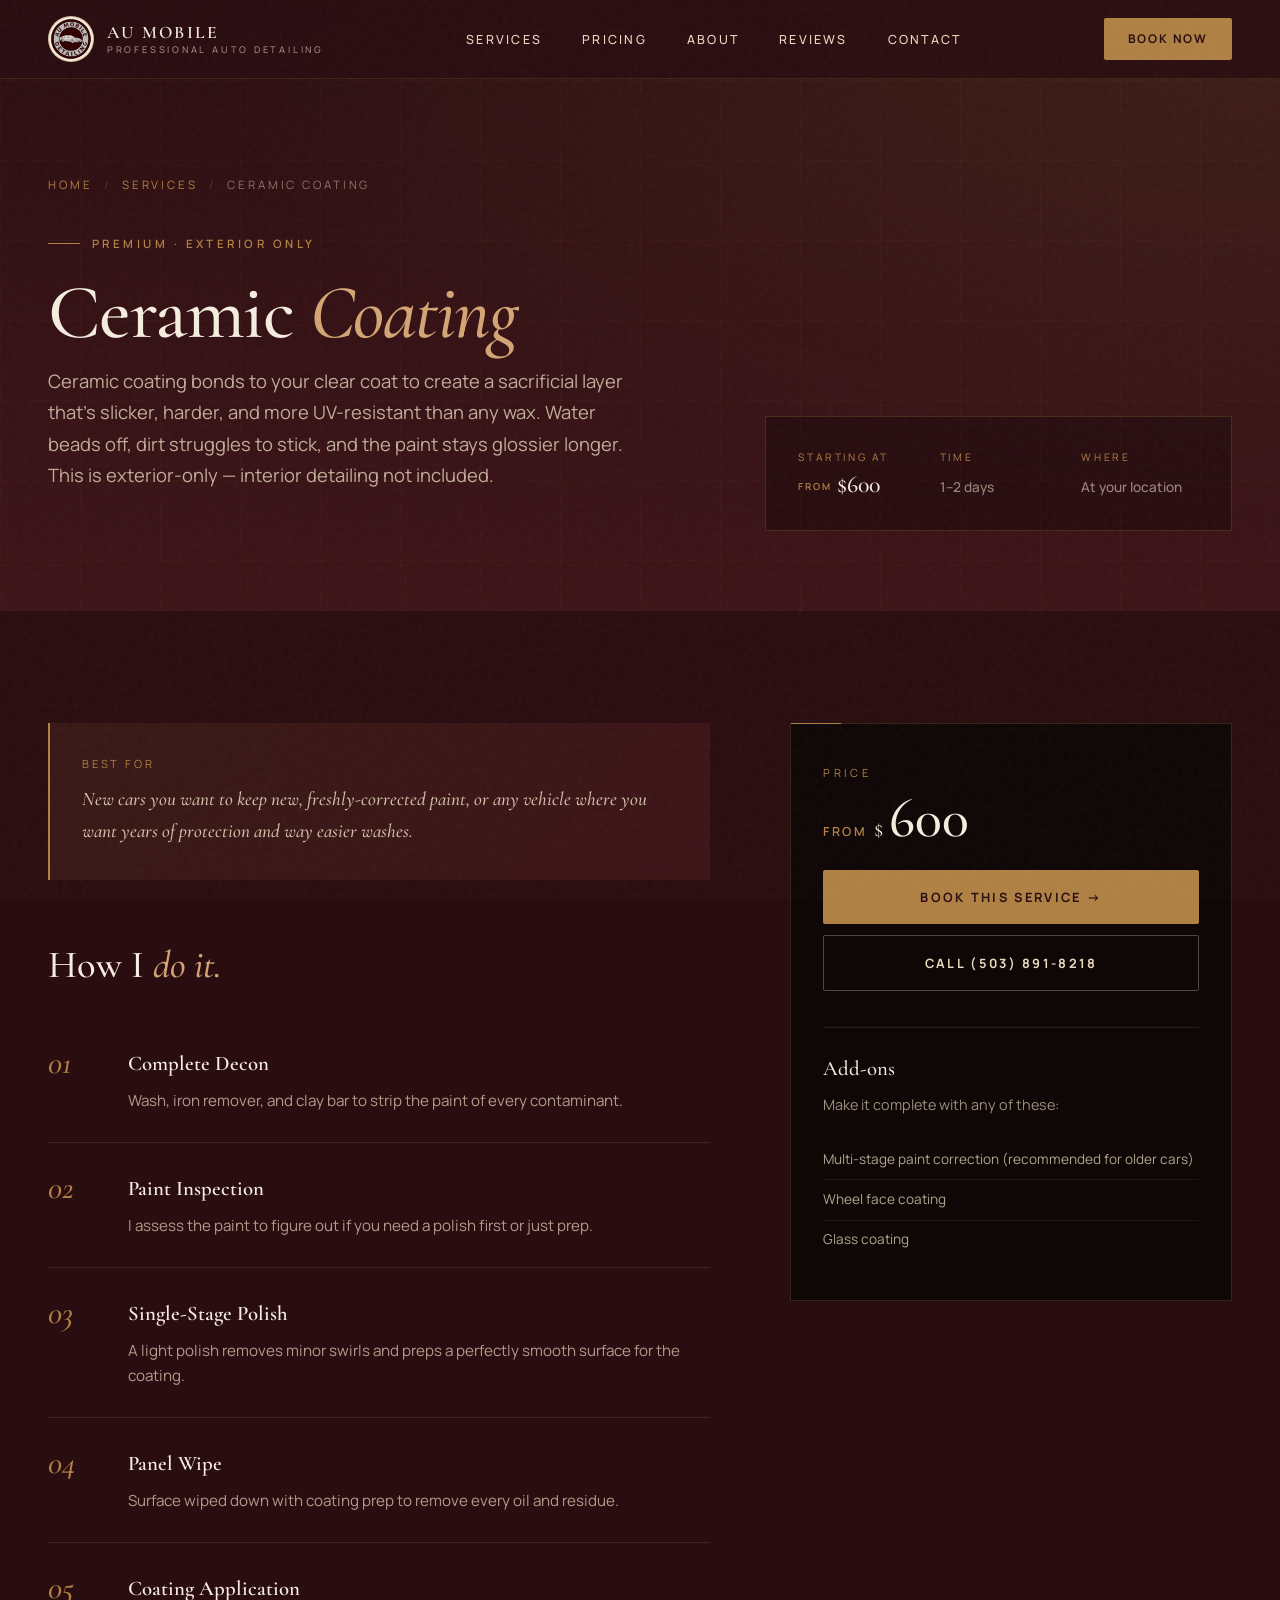
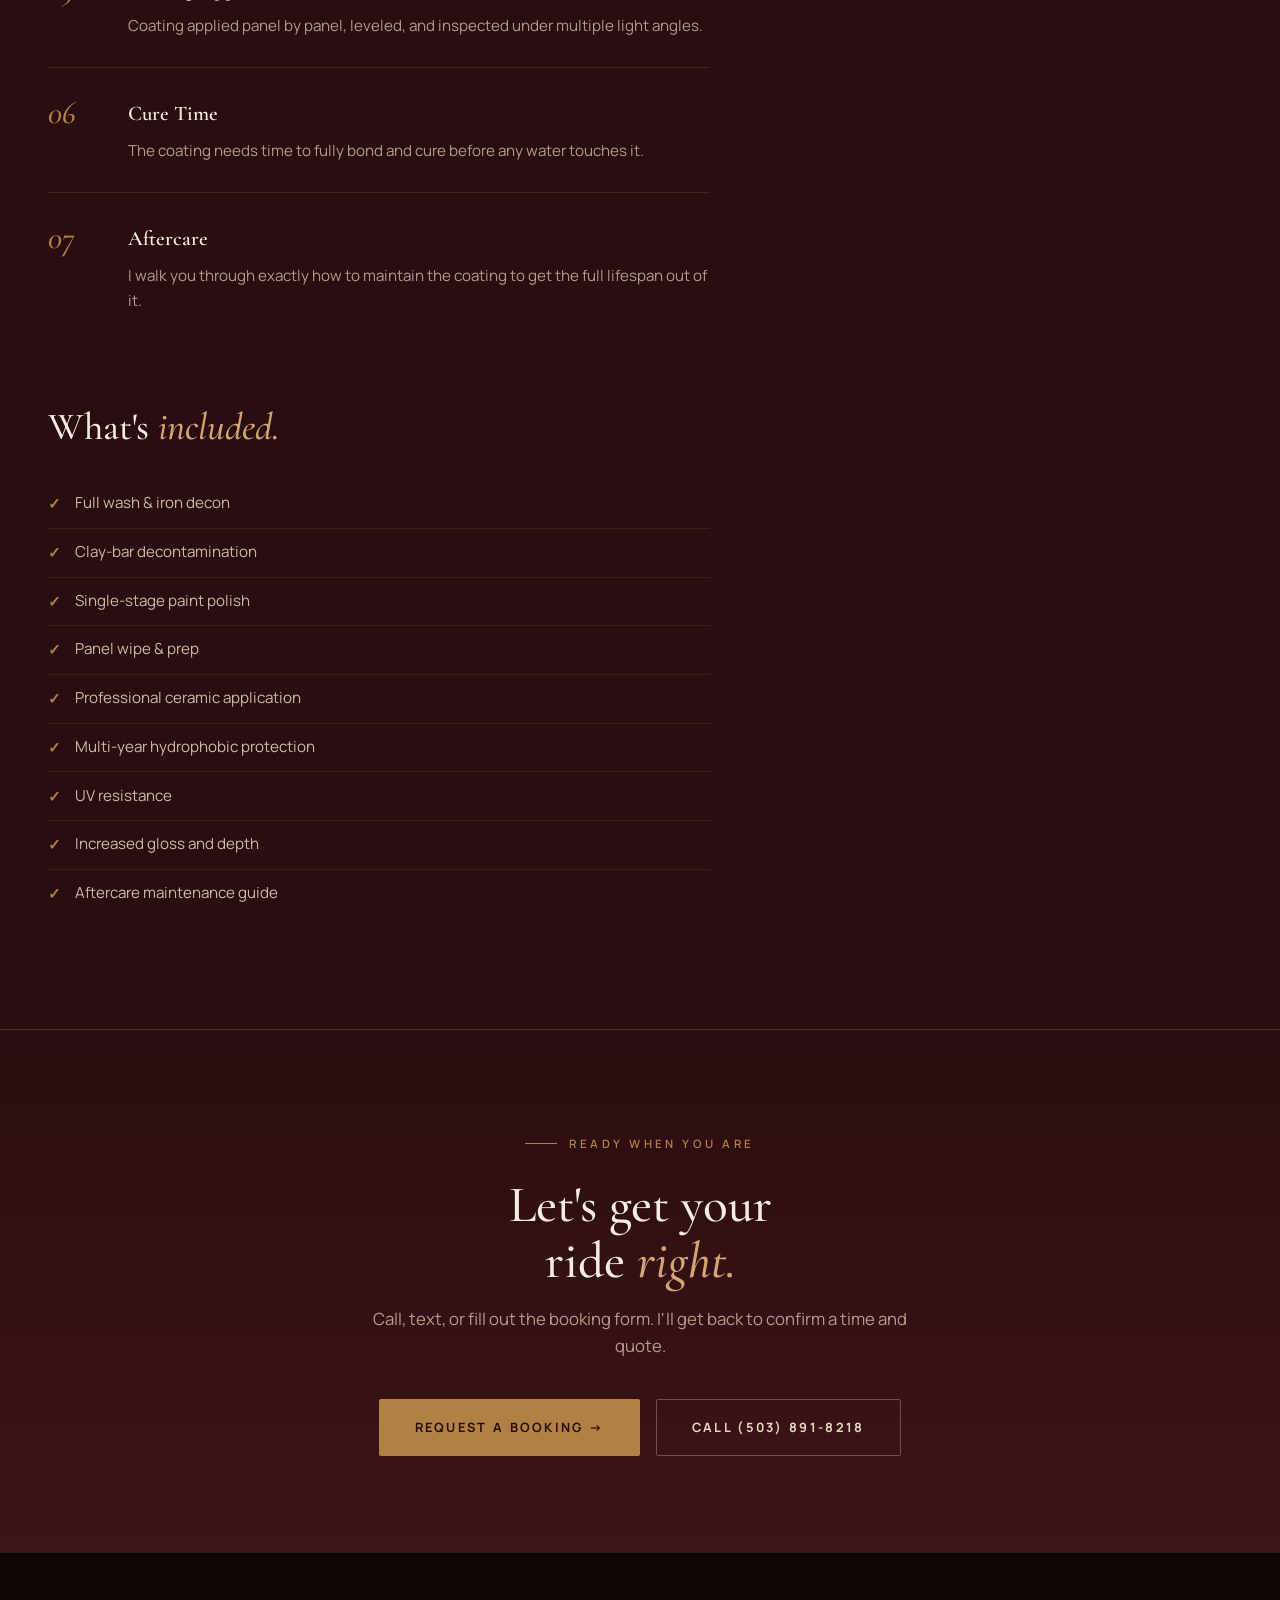
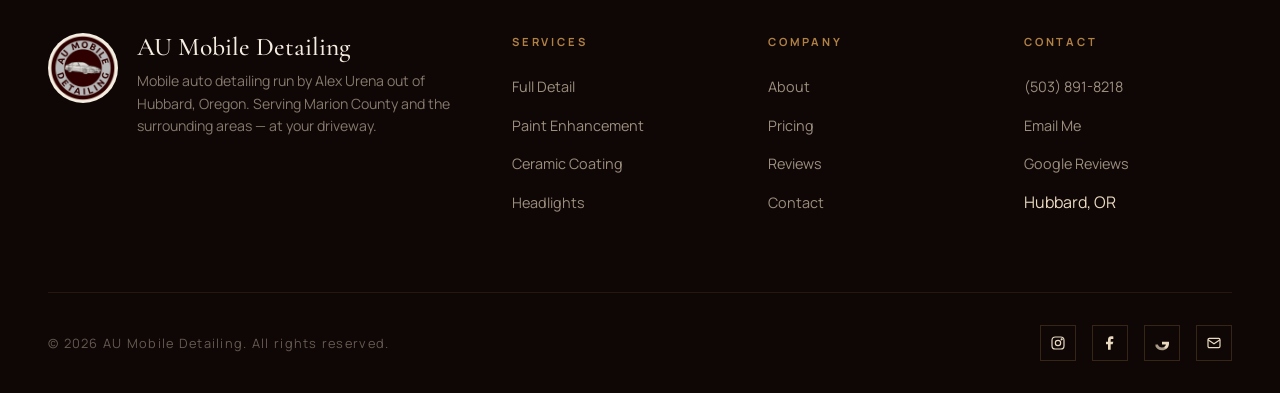
<file: services/ceramic-coating.html>
<!DOCTYPE html>
<html lang="en">
<head>
<meta charset="UTF-8" />
<meta name="viewport" content="width=device-width, initial-scale=1.0" />
<title>Ceramic Coating — AU Mobile Detailing</title>
<meta name="description" content="Ceramic coating bonds to your clear coat to create a sacrificial layer that's slicker, harder, and more UV-resistant than any wax. Water beads off, dirt..." />
<link rel="icon" type="image/png" href="../assets/logo.png">
<link rel="preconnect" href="https://fonts.googleapis.com">
<link rel="preconnect" href="https://fonts.gstatic.com" crossorigin>
<link href="https://fonts.googleapis.com/css2?family=Cormorant+Garamond:ital,wght@0,400;0,500;0,600;0,700;1,400;1,500&family=Manrope:wght@300;400;500;600;700;800&display=swap" rel="stylesheet">
<link rel="stylesheet" href="../assets/style.css">
<style>
  .page-hero {
    padding: 11rem 3rem 5rem;
    background:
      radial-gradient(ellipse at top right, rgba(176, 129, 68, 0.15), transparent 60%),
      linear-gradient(180deg, var(--maroon-deep) 0%, var(--maroon) 100%);
    position: relative;
    overflow: hidden;
  }
  .page-hero::before {
    content: '';
    position: absolute;
    inset: 0;
    background-image:
      linear-gradient(rgba(176,129,68,0.04) 1px, transparent 1px),
      linear-gradient(90deg, rgba(176,129,68,0.04) 1px, transparent 1px);
    background-size: 80px 80px;
    pointer-events: none;
  }
  .breadcrumb {
    font-size: 0.72rem;
    letter-spacing: 0.25em;
    text-transform: uppercase;
    color: rgba(232, 217, 191, 0.5);
    margin-bottom: 2rem;
    position: relative;
  }
  .breadcrumb a {
    color: var(--bronze);
    text-decoration: none;
    transition: color 0.3s;
  }
  .breadcrumb a:hover { color: var(--bronze-light); }
  .breadcrumb .sep { margin: 0 0.7rem; opacity: 0.4; }
  .page-hero-wrap {
    max-width: 1400px;
    margin: 0 auto;
    display: grid;
    grid-template-columns: 1.4fr 1fr;
    gap: 4rem;
    align-items: end;
    position: relative;
    z-index: 2;
  }
  .page-hero h1 {
    font-family: 'Cormorant Garamond', serif;
    font-size: clamp(2.8rem, 6vw, 5.5rem);
    line-height: 0.95;
    font-weight: 500;
    color: var(--bone);
    margin-bottom: 1rem;
    letter-spacing: -0.02em;
  }
  .page-hero h1 em { font-style: italic; color: var(--bronze-light); }
  .page-hero .lead {
    font-size: 1.15rem;
    color: rgba(232, 217, 191, 0.78);
    line-height: 1.7;
    max-width: 600px;
    margin-bottom: 2.5rem;
  }
  .page-hero-meta {
    display: grid;
    grid-template-columns: repeat(3, 1fr);
    gap: 1.5rem;
    padding: 2rem;
    background: rgba(0,0,0,0.3);
    border: 1px solid rgba(176, 129, 68, 0.25);
  }
  .meta-block .meta-label {
    font-size: 0.65rem;
    letter-spacing: 0.25em;
    text-transform: uppercase;
    color: var(--bronze);
    margin-bottom: 0.4rem;
  }
  .meta-block .meta-value {
    font-family: 'Cormorant Garamond', serif;
    font-size: 1.5rem;
    color: var(--bone);
    line-height: 1.1;
    font-weight: 500;
  }
  .meta-block .meta-value .small {
    font-size: 0.85rem;
    color: rgba(232, 217, 191, 0.6);
    font-family: 'Manrope', sans-serif;
  }
  .meta-block .meta-value .from {
    font-size: 0.6rem;
    color: var(--bronze);
    letter-spacing: 0.2em;
    text-transform: uppercase;
    font-family: 'Manrope', sans-serif;
    font-weight: 600;
    margin-right: 0.3rem;
    vertical-align: middle;
  }

  .content-section {
    padding: 7rem 3rem;
    background: var(--maroon-deep);
  }
  .content-grid {
    max-width: 1400px;
    margin: 0 auto;
    display: grid;
    grid-template-columns: 1.5fr 1fr;
    gap: 5rem;
    align-items: start;
  }
  .content-main h2 {
    font-family: 'Cormorant Garamond', serif;
    font-size: clamp(1.8rem, 3vw, 2.5rem);
    font-weight: 500;
    color: var(--bone);
    margin-bottom: 2rem;
    line-height: 1.1;
  }
  .content-main h2 em { font-style: italic; color: var(--bronze-light); }
  .content-main h2:not(:first-child) { margin-top: 4rem; }

  .ideal-for {
    padding: 2rem;
    background: linear-gradient(135deg, rgba(176, 129, 68, 0.1), rgba(90, 29, 34, 0.4));
    border-left: 2px solid var(--bronze);
    margin-bottom: 3rem;
  }
  .ideal-for .label {
    font-size: 0.7rem;
    letter-spacing: 0.25em;
    text-transform: uppercase;
    color: var(--bronze);
    margin-bottom: 0.6rem;
  }
  .ideal-for p {
    color: rgba(232, 217, 191, 0.88);
    line-height: 1.7;
    font-style: italic;
    font-family: 'Cormorant Garamond', serif;
    font-size: 1.2rem;
    font-weight: 500;
  }

  .process { list-style: none; counter-reset: step; }
  .process li {
    counter-increment: step;
    padding: 1.8rem 0 1.8rem 5rem;
    border-bottom: 1px solid rgba(176, 129, 68, 0.18);
    position: relative;
  }
  .process li:last-child { border-bottom: none; }
  .process li::before {
    content: counter(step, decimal-leading-zero);
    position: absolute;
    left: 0;
    top: 1.8rem;
    font-family: 'Cormorant Garamond', serif;
    font-style: italic;
    font-size: 2rem;
    color: var(--bronze);
    font-weight: 500;
    line-height: 1;
  }
  .process h4 {
    font-family: 'Cormorant Garamond', serif;
    font-size: 1.3rem;
    color: var(--bone);
    margin-bottom: 0.5rem;
    font-weight: 600;
  }
  .process p {
    color: rgba(232, 217, 191, 0.7);
    font-size: 0.95rem;
    line-height: 1.65;
  }

  .includes-list { list-style: none; }
  .includes-list li {
    padding: 0.7rem 0;
    border-bottom: 1px solid rgba(176, 129, 68, 0.15);
    color: rgba(232, 217, 191, 0.85);
    font-size: 0.95rem;
    display: flex;
    gap: 0.85rem;
    align-items: flex-start;
  }
  .includes-list li:last-child { border-bottom: none; }
  .includes-list li::before {
    content: '✓';
    color: var(--bronze);
    font-weight: 700;
    flex-shrink: 0;
    margin-top: 1px;
  }

  .sidebar {
    position: sticky;
    top: 100px;
    padding: 2.5rem 2rem;
    background: var(--ink);
    border: 1px solid rgba(176, 129, 68, 0.25);
  }
  .sidebar::before {
    content: '';
    position: absolute;
    top: -1px; left: 0;
    width: 50px;
    height: 1px;
    background: var(--bronze);
  }
  .sidebar .label {
    font-size: 0.7rem;
    letter-spacing: 0.3em;
    text-transform: uppercase;
    color: var(--bronze);
    margin-bottom: 0.5rem;
  }
  .sidebar .big-price {
    font-family: 'Cormorant Garamond', serif;
    display: flex;
    align-items: baseline;
    gap: 0.4rem;
    margin-bottom: 1.5rem;
    line-height: 1;
  }
  .sidebar .big-price .from {
    font-size: 0.78rem;
    color: var(--bronze);
    letter-spacing: 0.2em;
    text-transform: uppercase;
    font-family: 'Manrope', sans-serif;
    font-weight: 600;
  }
  .sidebar .big-price .dollar { font-size: 1.4rem; color: var(--bone); }
  .sidebar .big-price .num { font-size: 3.5rem; color: var(--bone); font-weight: 500; }
  .sidebar .quote-only {
    font-family: 'Cormorant Garamond', serif;
    font-style: italic;
    font-size: 1.6rem;
    color: var(--bone);
    margin-bottom: 1.5rem;
    line-height: 1.2;
  }

  .sidebar h4 {
    font-family: 'Cormorant Garamond', serif;
    font-size: 1.3rem;
    color: var(--bone);
    margin-bottom: 0.5rem;
    margin-top: 1.5rem;
    font-weight: 500;
  }
  .sidebar p {
    color: rgba(232, 217, 191, 0.65);
    font-size: 0.9rem;
    line-height: 1.6;
    margin-bottom: 1.5rem;
  }
  .sidebar .btn-primary, .sidebar .btn-secondary {
    width: 100%;
    justify-content: center;
    margin-bottom: 0.7rem;
  }
  .sidebar .pop-divider {
    margin: 1.5rem 0;
    height: 1px;
    background: rgba(176, 129, 68, 0.2);
  }
  .sidebar .addon-list {
    list-style: none;
    margin-top: 0.5rem;
  }
  .sidebar .addon-list li {
    padding: 0.55rem 0;
    border-bottom: 1px solid rgba(176, 129, 68, 0.12);
    font-size: 0.85rem;
    color: rgba(232, 217, 191, 0.75);
  }
  .sidebar .addon-list li:last-child { border-bottom: none; }

  .page-cta {
    background: linear-gradient(180deg, var(--maroon-deep), var(--maroon));
    padding: 6rem 3rem;
    text-align: center;
    border-top: 1px solid rgba(176, 129, 68, 0.2);
  }
  .page-cta h2 {
    font-family: 'Cormorant Garamond', serif;
    font-size: clamp(2rem, 4vw, 3.5rem);
    font-weight: 500;
    color: var(--bone);
    margin-bottom: 1rem;
    line-height: 1.1;
  }
  .page-cta h2 em { font-style: italic; color: var(--bronze-light); }
  .page-cta p {
    color: rgba(232, 217, 191, 0.7);
    margin-bottom: 2.5rem;
    max-width: 560px;
    margin-left: auto;
    margin-right: auto;
    font-size: 1.05rem;
  }
  .page-cta-actions {
    display: flex;
    gap: 1rem;
    justify-content: center;
    flex-wrap: wrap;
  }

  @media (max-width: 900px) {
    .page-hero { padding: 8rem 1.25rem 4rem; }
    .page-hero-wrap { grid-template-columns: 1fr; gap: 2rem; }
    .page-hero-meta { grid-template-columns: 1fr; gap: 1rem; padding: 1.5rem; }
    .content-section { padding: 4rem 1.25rem; }
    .content-grid { grid-template-columns: 1fr; gap: 3rem; }
    .sidebar { position: static; }
    .process li { padding-left: 4rem; }
    .page-cta { padding: 4rem 1.25rem; }
  }
</style>
</head>
<body>

<nav id="nav">
  <a href="../index.html" class="nav-brand">
    <img src="../assets/logo.png" alt="AU Mobile Detailing">
    <div class="nav-brand-text">
      AU <span>Mobile</span><br>
      <small>Professional Auto Detailing</small>
    </div>
  </a>
  <ul class="nav-links" id="navLinks">
    <li><a href="../index.html#services">Services</a></li>
    <li><a href="../index.html#pricing">Pricing</a></li>
    <li><a href="../index.html#about">About</a></li>
    <li><a href="../index.html#reviews">Reviews</a></li>
    <li><a href="../index.html#book">Contact</a></li>
  </ul>
  <a href="../index.html#book" class="nav-cta">Book Now</a>
  <button class="menu-toggle" id="menuToggle">☰</button>
</nav>

<section class="page-hero">
  <div class="page-hero-wrap">
    <div>
      <div class="breadcrumb"><a href="../index.html">Home</a><span class="sep">/</span><a href="../index.html#services">Services</a><span class="sep">/</span>Ceramic Coating</div>
      <div class="eyebrow">Premium · Exterior Only</div>
      <h1>Ceramic <em>Coating</em></h1>
      <p class="lead">Ceramic coating bonds to your clear coat to create a sacrificial layer that's slicker, harder, and more UV-resistant than any wax. Water beads off, dirt struggles to stick, and the paint stays glossier longer. This is exterior-only — interior detailing not included.</p>
    </div>
    <div class="page-hero-meta">
      <div class="meta-block">
        <div class="meta-label">Starting at</div>
        <div class="meta-value"><span class="from">from</span>$600</div>
      </div>
      <div class="meta-block">
        <div class="meta-label">Time</div>
        <div class="meta-value"><span class="small">1–2 days</span></div>
      </div>
      <div class="meta-block">
        <div class="meta-label">Where</div>
        <div class="meta-value"><span class="small">At your location</span></div>
      </div>
    </div>
  </div>
</section>

<section class="content-section">
  <div class="content-grid">
    <div class="content-main">
      <div class="ideal-for">
        <div class="label">Best for</div>
        <p>New cars you want to keep new, freshly-corrected paint, or any vehicle where you want years of protection and way easier washes.</p>
      </div>

      <h2>How I <em>do it.</em></h2>
      <ol class="process">
        <li><h4>Complete Decon</h4><p>Wash, iron remover, and clay bar to strip the paint of every contaminant.</p></li>
        <li><h4>Paint Inspection</h4><p>I assess the paint to figure out if you need a polish first or just prep.</p></li>
        <li><h4>Single-Stage Polish</h4><p>A light polish removes minor swirls and preps a perfectly smooth surface for the coating.</p></li>
        <li><h4>Panel Wipe</h4><p>Surface wiped down with coating prep to remove every oil and residue.</p></li>
        <li><h4>Coating Application</h4><p>Coating applied panel by panel, leveled, and inspected under multiple light angles.</p></li>
        <li><h4>Cure Time</h4><p>The coating needs time to fully bond and cure before any water touches it.</p></li>
        <li><h4>Aftercare</h4><p>I walk you through exactly how to maintain the coating to get the full lifespan out of it.</p></li>
      </ol>

      <h2>What's <em>included.</em></h2>
      <ul class="includes-list">
        <li>Full wash & iron decon</li>
        <li>Clay-bar decontamination</li>
        <li>Single-stage paint polish</li>
        <li>Panel wipe & prep</li>
        <li>Professional ceramic application</li>
        <li>Multi-year hydrophobic protection</li>
        <li>UV resistance</li>
        <li>Increased gloss and depth</li>
        <li>Aftercare maintenance guide</li>
      </ul>
    </div>

    <aside class="sidebar">
      <div class="label">Price</div>
      <div class="big-price">
        <span class="from">from</span>
        <span class="dollar">$</span>
        <span class="num">600</span>
      </div>
      <a href="../index.html#book" class="btn-primary">Book This Service →</a>
      <a href="tel:5038918218" class="btn-secondary">Call (503) 891-8218</a>

      <div class="pop-divider"></div>

      <h4>Add-ons</h4>
      <p>Make it complete with any of these:</p>
      <ul class="addon-list">
        <li>Multi-stage paint correction (recommended for older cars)</li>
        <li>Wheel face coating</li>
        <li>Glass coating</li>
      </ul>
    </aside>
  </div>
</section>

<section class="page-cta">
  <div class="eyebrow" style="justify-content: center; display: inline-flex;">Ready when you are</div>
  <h2>Let's get your<br>ride <em>right.</em></h2>
  <p>Call, text, or fill out the booking form. I'll get back to confirm a time and quote.</p>
  <div class="page-cta-actions">
    <a href="../index.html#book" class="btn-primary">Request a Booking →</a>
    <a href="tel:5038918218" class="btn-secondary">Call (503) 891-8218</a>
  </div>
</section>

<footer>
  <div class="footer-top">
    <div class="footer-brand">
      <img src="../assets/logo.png" alt="AU Mobile Detailing">
      <div>
        <h3>AU <em>Mobile</em> Detailing</h3>
        <p>Mobile auto detailing run by Alex Urena out of Hubbard, Oregon. Serving Marion County and the surrounding areas — at your driveway.</p>
      </div>
    </div>
    <div class="footer-col">
      <h4>Services</h4>
      <ul>
        <li><a href="full-detail.html">Full Detail</a></li>
        <li><a href="paint-correction.html">Paint Enhancement</a></li>
        <li><a href="ceramic-coating.html">Ceramic Coating</a></li>
        <li><a href="headlight-restoration.html">Headlights</a></li>
      </ul>
    </div>
    <div class="footer-col">
      <h4>Company</h4>
      <ul>
        <li><a href="../index.html#about">About</a></li>
        <li><a href="../index.html#pricing">Pricing</a></li>
        <li><a href="../index.html#reviews">Reviews</a></li>
        <li><a href="../index.html#book">Contact</a></li>
      </ul>
    </div>
    <div class="footer-col">
      <h4>Contact</h4>
      <ul>
        <li><a href="tel:5038918218">(503) 891-8218</a></li>
        <li><a href="mailto:aumobiledetailing1@gmail.com">Email Me</a></li>
        <li><a href="https://share.google/s7UdCYcr3obEj5vlN" target="_blank" rel="noopener">Google Reviews</a></li>
        <li>Hubbard, OR</li>
      </ul>
    </div>
  </div>
  <div class="footer-bottom">
    <p>© <span id="year"></span> AU Mobile Detailing. All rights reserved.</p>
    <div class="socials">
      <a href="https://instagram.com/au.mobiledetailing" target="_blank" rel="noopener" aria-label="Instagram">
        <svg width="16" height="16" viewBox="0 0 24 24" fill="none" stroke="currentColor" stroke-width="1.8"><rect x="3" y="3" width="18" height="18" rx="5"/><circle cx="12" cy="12" r="4"/><circle cx="17.5" cy="6.5" r="0.8" fill="currentColor"/></svg>
      </a>
      <a href="https://facebook.com/au.mobiledetailing" target="_blank" rel="noopener" aria-label="Facebook">
        <svg width="16" height="16" viewBox="0 0 24 24" fill="currentColor"><path d="M13 22v-8h3l1-4h-4V7.5c0-1.1.4-1.5 1.5-1.5H17V2.3c-.6-.1-1.7-.3-3-.3-3 0-5 1.8-5 5v3H6v4h3v8h4z"/></svg>
      </a>
      <a href="https://share.google/s7UdCYcr3obEj5vlN" target="_blank" rel="noopener" aria-label="Google Reviews">
        <svg width="16" height="16" viewBox="0 0 24 24"><path fill="currentColor" d="M22.56 12.25c0-.78-.07-1.53-.2-2.25H12v4.26h5.92c-.26 1.37-1.04 2.53-2.21 3.31v2.77h3.57c2.08-1.92 3.28-4.74 3.28-8.09z"/><path fill="currentColor" d="M12 23c2.97 0 5.46-.98 7.28-2.66l-3.57-2.77c-.98.66-2.23 1.06-3.71 1.06-2.86 0-5.29-1.93-6.16-4.53H2.18v2.84C3.99 20.53 7.7 23 12 23z" opacity="0.7"/></svg>
      </a>
      <a href="mailto:aumobiledetailing1@gmail.com" aria-label="Email">
        <svg width="16" height="16" viewBox="0 0 24 24" fill="none" stroke="currentColor" stroke-width="1.8"><rect x="3" y="5" width="18" height="14" rx="2"/><path d="M3 7l9 6 9-6"/></svg>
      </a>
    </div>
  </div>
</footer>

<script>
  document.getElementById('year').textContent = new Date().getFullYear();
  const nav = document.getElementById('nav');
  window.addEventListener('scroll', () => {
    nav.classList.toggle('scrolled', window.scrollY > 30);
  });
  document.getElementById('menuToggle').addEventListener('click', () => {
    document.getElementById('navLinks').classList.toggle('open');
  });
  document.querySelectorAll('.nav-links a').forEach(a => {
    a.addEventListener('click', () => document.getElementById('navLinks').classList.remove('open'));
  });
</script>

</body>
</html>
</file>
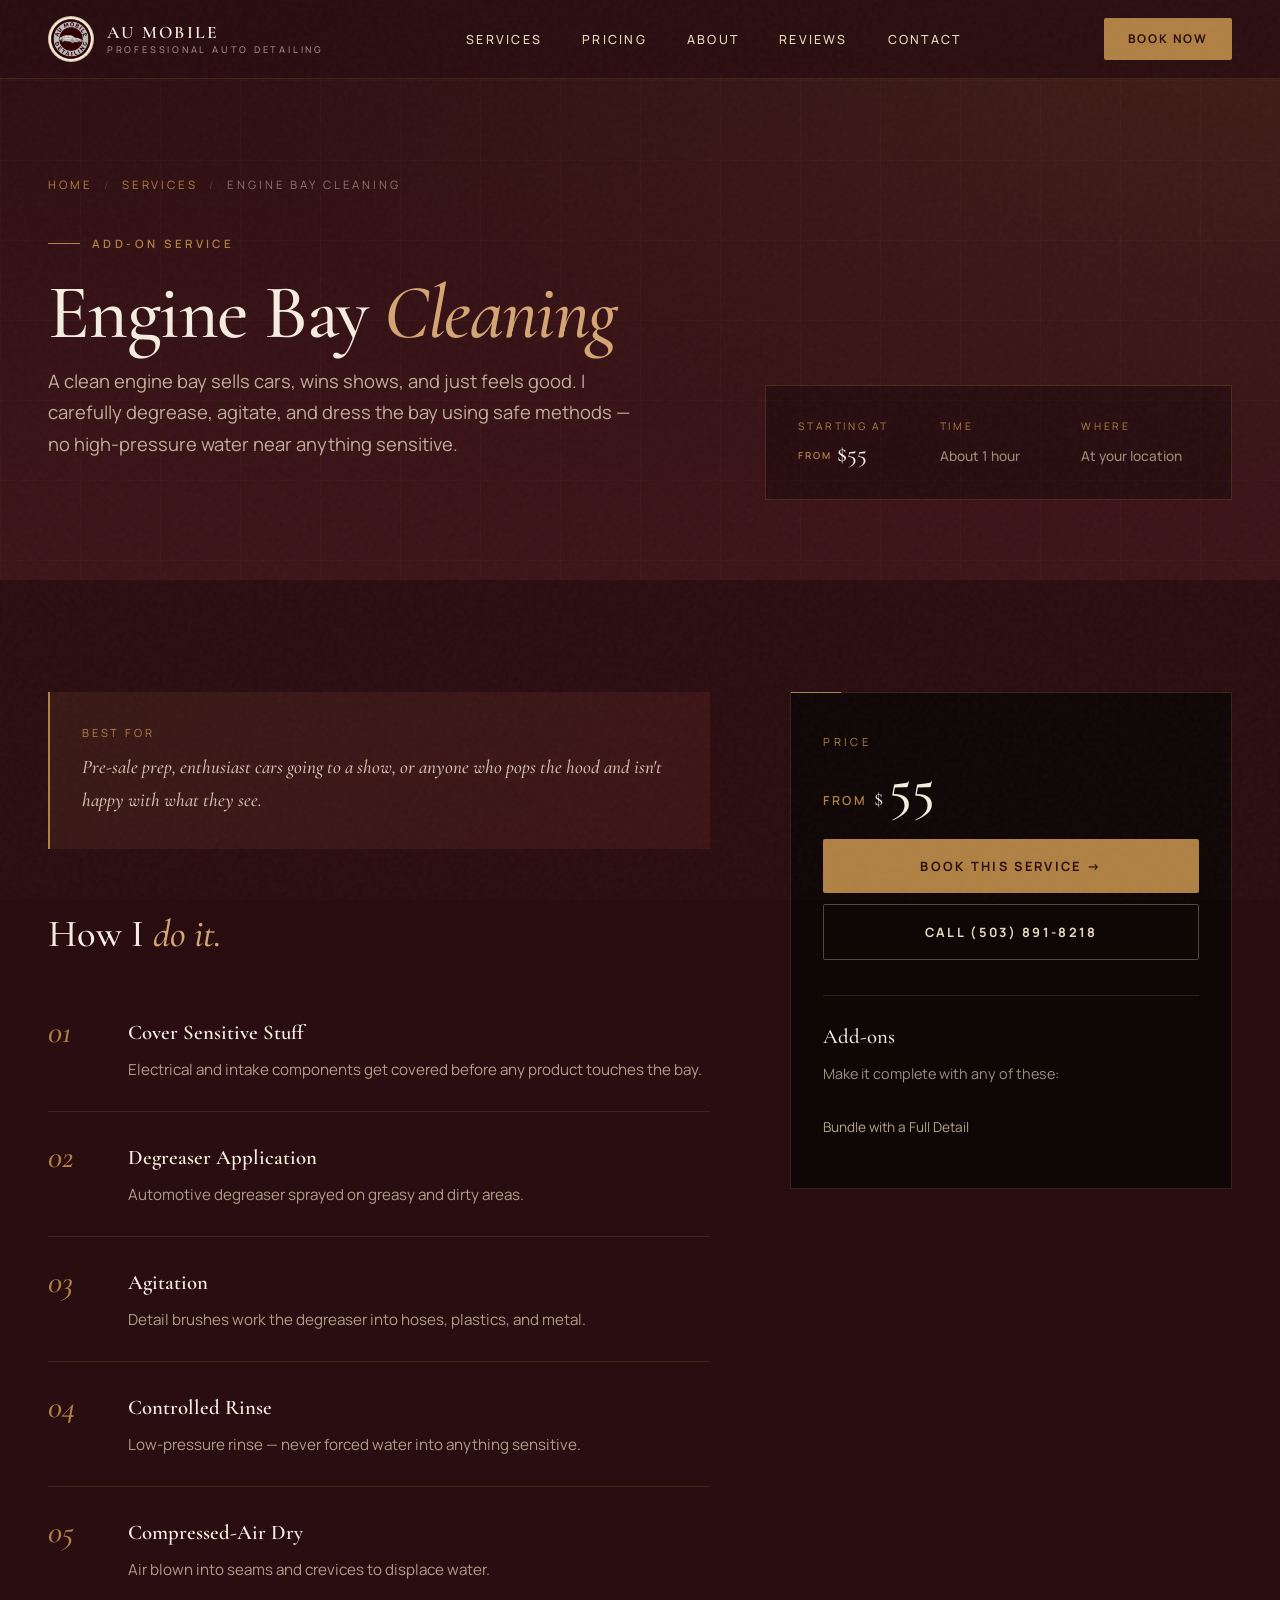
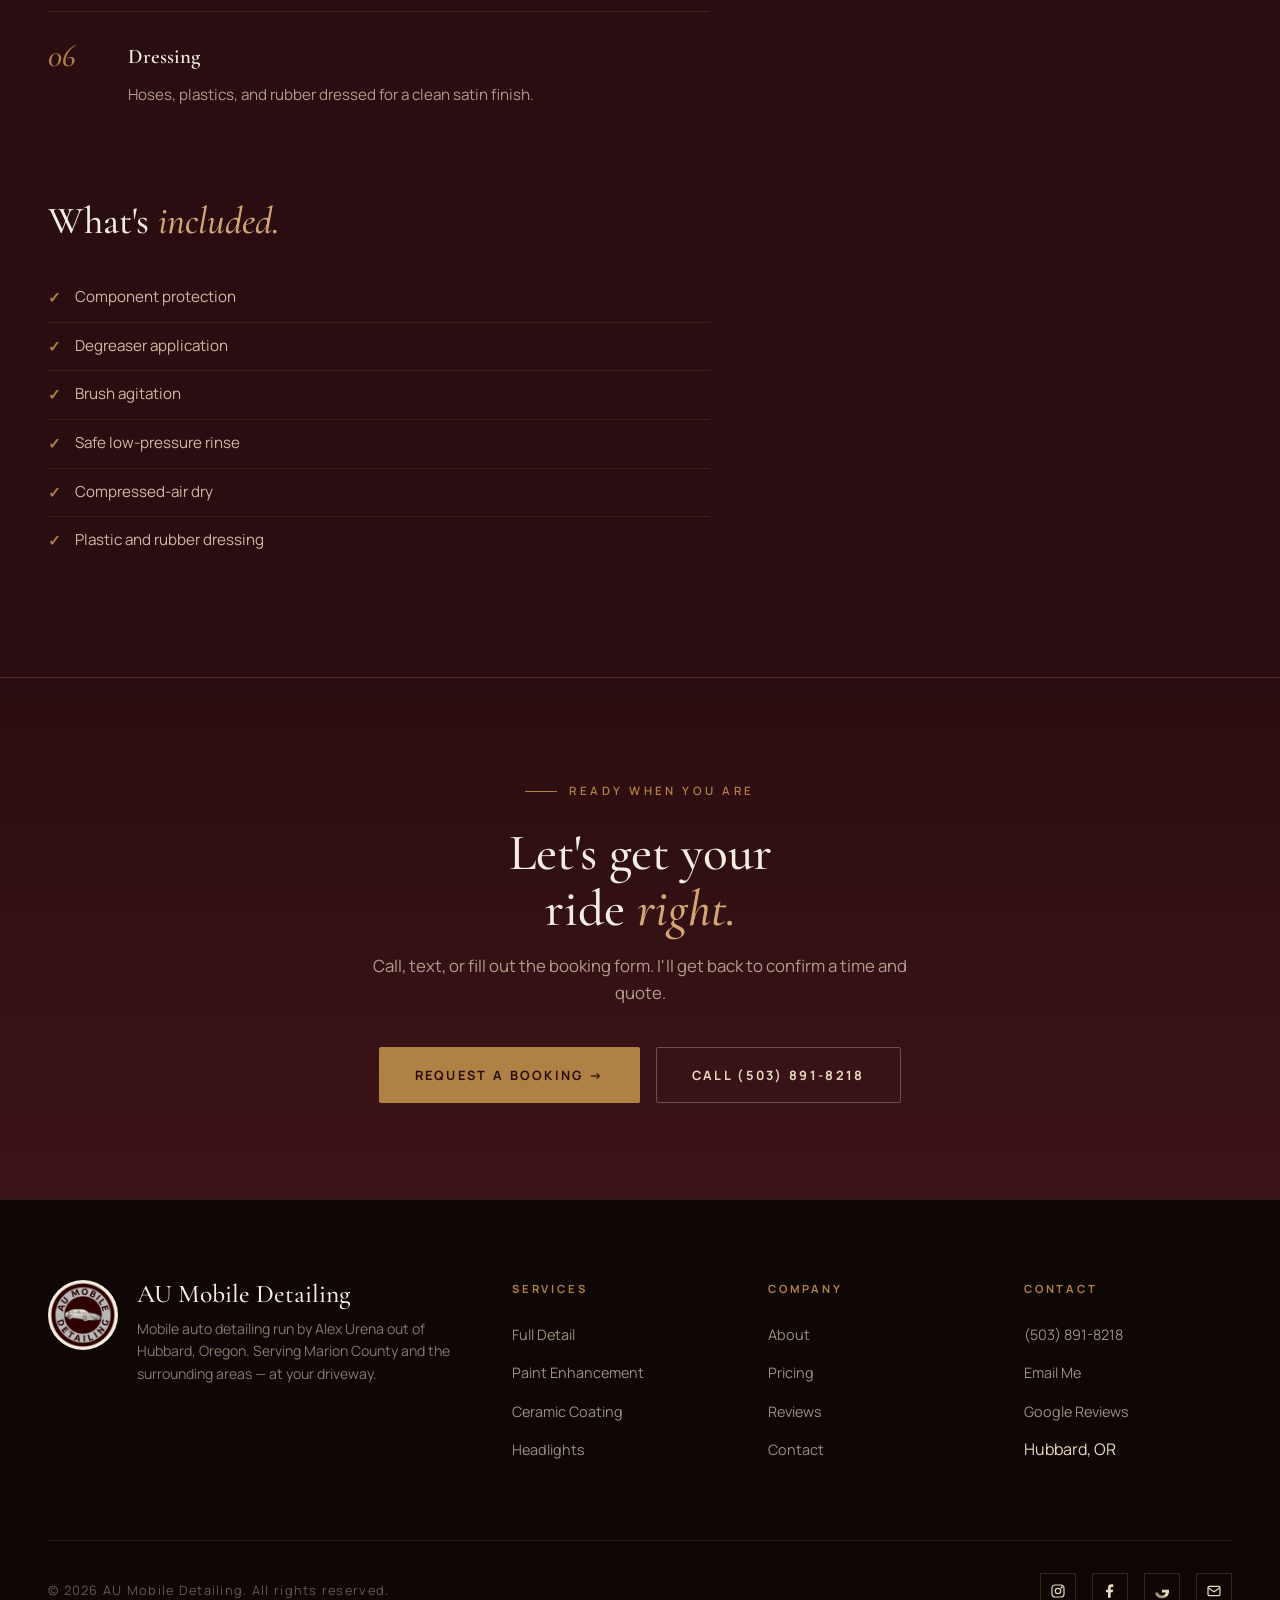
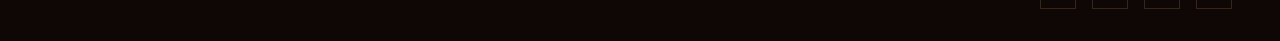
<file: services/engine-bay.html>
<!DOCTYPE html>
<html lang="en">
<head>
<meta charset="UTF-8" />
<meta name="viewport" content="width=device-width, initial-scale=1.0" />
<title>Engine Bay Cleaning — AU Mobile Detailing</title>
<meta name="description" content="A clean engine bay sells cars, wins shows, and just feels good. I carefully degrease, agitate, and dress the bay using safe methods — no high-pressure..." />
<link rel="icon" type="image/png" href="../assets/logo.png">
<link rel="preconnect" href="https://fonts.googleapis.com">
<link rel="preconnect" href="https://fonts.gstatic.com" crossorigin>
<link href="https://fonts.googleapis.com/css2?family=Cormorant+Garamond:ital,wght@0,400;0,500;0,600;0,700;1,400;1,500&family=Manrope:wght@300;400;500;600;700;800&display=swap" rel="stylesheet">
<link rel="stylesheet" href="../assets/style.css">
<style>
  .page-hero {
    padding: 11rem 3rem 5rem;
    background:
      radial-gradient(ellipse at top right, rgba(176, 129, 68, 0.15), transparent 60%),
      linear-gradient(180deg, var(--maroon-deep) 0%, var(--maroon) 100%);
    position: relative;
    overflow: hidden;
  }
  .page-hero::before {
    content: '';
    position: absolute;
    inset: 0;
    background-image:
      linear-gradient(rgba(176,129,68,0.04) 1px, transparent 1px),
      linear-gradient(90deg, rgba(176,129,68,0.04) 1px, transparent 1px);
    background-size: 80px 80px;
    pointer-events: none;
  }
  .breadcrumb {
    font-size: 0.72rem;
    letter-spacing: 0.25em;
    text-transform: uppercase;
    color: rgba(232, 217, 191, 0.5);
    margin-bottom: 2rem;
    position: relative;
  }
  .breadcrumb a {
    color: var(--bronze);
    text-decoration: none;
    transition: color 0.3s;
  }
  .breadcrumb a:hover { color: var(--bronze-light); }
  .breadcrumb .sep { margin: 0 0.7rem; opacity: 0.4; }
  .page-hero-wrap {
    max-width: 1400px;
    margin: 0 auto;
    display: grid;
    grid-template-columns: 1.4fr 1fr;
    gap: 4rem;
    align-items: end;
    position: relative;
    z-index: 2;
  }
  .page-hero h1 {
    font-family: 'Cormorant Garamond', serif;
    font-size: clamp(2.8rem, 6vw, 5.5rem);
    line-height: 0.95;
    font-weight: 500;
    color: var(--bone);
    margin-bottom: 1rem;
    letter-spacing: -0.02em;
  }
  .page-hero h1 em { font-style: italic; color: var(--bronze-light); }
  .page-hero .lead {
    font-size: 1.15rem;
    color: rgba(232, 217, 191, 0.78);
    line-height: 1.7;
    max-width: 600px;
    margin-bottom: 2.5rem;
  }
  .page-hero-meta {
    display: grid;
    grid-template-columns: repeat(3, 1fr);
    gap: 1.5rem;
    padding: 2rem;
    background: rgba(0,0,0,0.3);
    border: 1px solid rgba(176, 129, 68, 0.25);
  }
  .meta-block .meta-label {
    font-size: 0.65rem;
    letter-spacing: 0.25em;
    text-transform: uppercase;
    color: var(--bronze);
    margin-bottom: 0.4rem;
  }
  .meta-block .meta-value {
    font-family: 'Cormorant Garamond', serif;
    font-size: 1.5rem;
    color: var(--bone);
    line-height: 1.1;
    font-weight: 500;
  }
  .meta-block .meta-value .small {
    font-size: 0.85rem;
    color: rgba(232, 217, 191, 0.6);
    font-family: 'Manrope', sans-serif;
  }
  .meta-block .meta-value .from {
    font-size: 0.6rem;
    color: var(--bronze);
    letter-spacing: 0.2em;
    text-transform: uppercase;
    font-family: 'Manrope', sans-serif;
    font-weight: 600;
    margin-right: 0.3rem;
    vertical-align: middle;
  }

  .content-section {
    padding: 7rem 3rem;
    background: var(--maroon-deep);
  }
  .content-grid {
    max-width: 1400px;
    margin: 0 auto;
    display: grid;
    grid-template-columns: 1.5fr 1fr;
    gap: 5rem;
    align-items: start;
  }
  .content-main h2 {
    font-family: 'Cormorant Garamond', serif;
    font-size: clamp(1.8rem, 3vw, 2.5rem);
    font-weight: 500;
    color: var(--bone);
    margin-bottom: 2rem;
    line-height: 1.1;
  }
  .content-main h2 em { font-style: italic; color: var(--bronze-light); }
  .content-main h2:not(:first-child) { margin-top: 4rem; }

  .ideal-for {
    padding: 2rem;
    background: linear-gradient(135deg, rgba(176, 129, 68, 0.1), rgba(90, 29, 34, 0.4));
    border-left: 2px solid var(--bronze);
    margin-bottom: 3rem;
  }
  .ideal-for .label {
    font-size: 0.7rem;
    letter-spacing: 0.25em;
    text-transform: uppercase;
    color: var(--bronze);
    margin-bottom: 0.6rem;
  }
  .ideal-for p {
    color: rgba(232, 217, 191, 0.88);
    line-height: 1.7;
    font-style: italic;
    font-family: 'Cormorant Garamond', serif;
    font-size: 1.2rem;
    font-weight: 500;
  }

  .process { list-style: none; counter-reset: step; }
  .process li {
    counter-increment: step;
    padding: 1.8rem 0 1.8rem 5rem;
    border-bottom: 1px solid rgba(176, 129, 68, 0.18);
    position: relative;
  }
  .process li:last-child { border-bottom: none; }
  .process li::before {
    content: counter(step, decimal-leading-zero);
    position: absolute;
    left: 0;
    top: 1.8rem;
    font-family: 'Cormorant Garamond', serif;
    font-style: italic;
    font-size: 2rem;
    color: var(--bronze);
    font-weight: 500;
    line-height: 1;
  }
  .process h4 {
    font-family: 'Cormorant Garamond', serif;
    font-size: 1.3rem;
    color: var(--bone);
    margin-bottom: 0.5rem;
    font-weight: 600;
  }
  .process p {
    color: rgba(232, 217, 191, 0.7);
    font-size: 0.95rem;
    line-height: 1.65;
  }

  .includes-list { list-style: none; }
  .includes-list li {
    padding: 0.7rem 0;
    border-bottom: 1px solid rgba(176, 129, 68, 0.15);
    color: rgba(232, 217, 191, 0.85);
    font-size: 0.95rem;
    display: flex;
    gap: 0.85rem;
    align-items: flex-start;
  }
  .includes-list li:last-child { border-bottom: none; }
  .includes-list li::before {
    content: '✓';
    color: var(--bronze);
    font-weight: 700;
    flex-shrink: 0;
    margin-top: 1px;
  }

  .sidebar {
    position: sticky;
    top: 100px;
    padding: 2.5rem 2rem;
    background: var(--ink);
    border: 1px solid rgba(176, 129, 68, 0.25);
  }
  .sidebar::before {
    content: '';
    position: absolute;
    top: -1px; left: 0;
    width: 50px;
    height: 1px;
    background: var(--bronze);
  }
  .sidebar .label {
    font-size: 0.7rem;
    letter-spacing: 0.3em;
    text-transform: uppercase;
    color: var(--bronze);
    margin-bottom: 0.5rem;
  }
  .sidebar .big-price {
    font-family: 'Cormorant Garamond', serif;
    display: flex;
    align-items: baseline;
    gap: 0.4rem;
    margin-bottom: 1.5rem;
    line-height: 1;
  }
  .sidebar .big-price .from {
    font-size: 0.78rem;
    color: var(--bronze);
    letter-spacing: 0.2em;
    text-transform: uppercase;
    font-family: 'Manrope', sans-serif;
    font-weight: 600;
  }
  .sidebar .big-price .dollar { font-size: 1.4rem; color: var(--bone); }
  .sidebar .big-price .num { font-size: 3.5rem; color: var(--bone); font-weight: 500; }
  .sidebar .quote-only {
    font-family: 'Cormorant Garamond', serif;
    font-style: italic;
    font-size: 1.6rem;
    color: var(--bone);
    margin-bottom: 1.5rem;
    line-height: 1.2;
  }

  .sidebar h4 {
    font-family: 'Cormorant Garamond', serif;
    font-size: 1.3rem;
    color: var(--bone);
    margin-bottom: 0.5rem;
    margin-top: 1.5rem;
    font-weight: 500;
  }
  .sidebar p {
    color: rgba(232, 217, 191, 0.65);
    font-size: 0.9rem;
    line-height: 1.6;
    margin-bottom: 1.5rem;
  }
  .sidebar .btn-primary, .sidebar .btn-secondary {
    width: 100%;
    justify-content: center;
    margin-bottom: 0.7rem;
  }
  .sidebar .pop-divider {
    margin: 1.5rem 0;
    height: 1px;
    background: rgba(176, 129, 68, 0.2);
  }
  .sidebar .addon-list {
    list-style: none;
    margin-top: 0.5rem;
  }
  .sidebar .addon-list li {
    padding: 0.55rem 0;
    border-bottom: 1px solid rgba(176, 129, 68, 0.12);
    font-size: 0.85rem;
    color: rgba(232, 217, 191, 0.75);
  }
  .sidebar .addon-list li:last-child { border-bottom: none; }

  .page-cta {
    background: linear-gradient(180deg, var(--maroon-deep), var(--maroon));
    padding: 6rem 3rem;
    text-align: center;
    border-top: 1px solid rgba(176, 129, 68, 0.2);
  }
  .page-cta h2 {
    font-family: 'Cormorant Garamond', serif;
    font-size: clamp(2rem, 4vw, 3.5rem);
    font-weight: 500;
    color: var(--bone);
    margin-bottom: 1rem;
    line-height: 1.1;
  }
  .page-cta h2 em { font-style: italic; color: var(--bronze-light); }
  .page-cta p {
    color: rgba(232, 217, 191, 0.7);
    margin-bottom: 2.5rem;
    max-width: 560px;
    margin-left: auto;
    margin-right: auto;
    font-size: 1.05rem;
  }
  .page-cta-actions {
    display: flex;
    gap: 1rem;
    justify-content: center;
    flex-wrap: wrap;
  }

  @media (max-width: 900px) {
    .page-hero { padding: 8rem 1.25rem 4rem; }
    .page-hero-wrap { grid-template-columns: 1fr; gap: 2rem; }
    .page-hero-meta { grid-template-columns: 1fr; gap: 1rem; padding: 1.5rem; }
    .content-section { padding: 4rem 1.25rem; }
    .content-grid { grid-template-columns: 1fr; gap: 3rem; }
    .sidebar { position: static; }
    .process li { padding-left: 4rem; }
    .page-cta { padding: 4rem 1.25rem; }
  }
</style>
</head>
<body>

<nav id="nav">
  <a href="../index.html" class="nav-brand">
    <img src="../assets/logo.png" alt="AU Mobile Detailing">
    <div class="nav-brand-text">
      AU <span>Mobile</span><br>
      <small>Professional Auto Detailing</small>
    </div>
  </a>
  <ul class="nav-links" id="navLinks">
    <li><a href="../index.html#services">Services</a></li>
    <li><a href="../index.html#pricing">Pricing</a></li>
    <li><a href="../index.html#about">About</a></li>
    <li><a href="../index.html#reviews">Reviews</a></li>
    <li><a href="../index.html#book">Contact</a></li>
  </ul>
  <a href="../index.html#book" class="nav-cta">Book Now</a>
  <button class="menu-toggle" id="menuToggle">☰</button>
</nav>

<section class="page-hero">
  <div class="page-hero-wrap">
    <div>
      <div class="breadcrumb"><a href="../index.html">Home</a><span class="sep">/</span><a href="../index.html#services">Services</a><span class="sep">/</span>Engine Bay Cleaning</div>
      <div class="eyebrow">Add-On Service</div>
      <h1>Engine Bay <em>Cleaning</em></h1>
      <p class="lead">A clean engine bay sells cars, wins shows, and just feels good. I carefully degrease, agitate, and dress the bay using safe methods — no high-pressure water near anything sensitive.</p>
    </div>
    <div class="page-hero-meta">
      <div class="meta-block">
        <div class="meta-label">Starting at</div>
        <div class="meta-value"><span class="from">from</span>$55</div>
      </div>
      <div class="meta-block">
        <div class="meta-label">Time</div>
        <div class="meta-value"><span class="small">About 1 hour</span></div>
      </div>
      <div class="meta-block">
        <div class="meta-label">Where</div>
        <div class="meta-value"><span class="small">At your location</span></div>
      </div>
    </div>
  </div>
</section>

<section class="content-section">
  <div class="content-grid">
    <div class="content-main">
      <div class="ideal-for">
        <div class="label">Best for</div>
        <p>Pre-sale prep, enthusiast cars going to a show, or anyone who pops the hood and isn't happy with what they see.</p>
      </div>

      <h2>How I <em>do it.</em></h2>
      <ol class="process">
        <li><h4>Cover Sensitive Stuff</h4><p>Electrical and intake components get covered before any product touches the bay.</p></li>
        <li><h4>Degreaser Application</h4><p>Automotive degreaser sprayed on greasy and dirty areas.</p></li>
        <li><h4>Agitation</h4><p>Detail brushes work the degreaser into hoses, plastics, and metal.</p></li>
        <li><h4>Controlled Rinse</h4><p>Low-pressure rinse — never forced water into anything sensitive.</p></li>
        <li><h4>Compressed-Air Dry</h4><p>Air blown into seams and crevices to displace water.</p></li>
        <li><h4>Dressing</h4><p>Hoses, plastics, and rubber dressed for a clean satin finish.</p></li>
      </ol>

      <h2>What's <em>included.</em></h2>
      <ul class="includes-list">
        <li>Component protection</li>
        <li>Degreaser application</li>
        <li>Brush agitation</li>
        <li>Safe low-pressure rinse</li>
        <li>Compressed-air dry</li>
        <li>Plastic and rubber dressing</li>
      </ul>
    </div>

    <aside class="sidebar">
      <div class="label">Price</div>
      <div class="big-price">
        <span class="from">from</span>
        <span class="dollar">$</span>
        <span class="num">55</span>
      </div>
      <a href="../index.html#book" class="btn-primary">Book This Service →</a>
      <a href="tel:5038918218" class="btn-secondary">Call (503) 891-8218</a>

      <div class="pop-divider"></div>

      <h4>Add-ons</h4>
      <p>Make it complete with any of these:</p>
      <ul class="addon-list">
        <li>Bundle with a Full Detail</li>
      </ul>
    </aside>
  </div>
</section>

<section class="page-cta">
  <div class="eyebrow" style="justify-content: center; display: inline-flex;">Ready when you are</div>
  <h2>Let's get your<br>ride <em>right.</em></h2>
  <p>Call, text, or fill out the booking form. I'll get back to confirm a time and quote.</p>
  <div class="page-cta-actions">
    <a href="../index.html#book" class="btn-primary">Request a Booking →</a>
    <a href="tel:5038918218" class="btn-secondary">Call (503) 891-8218</a>
  </div>
</section>

<footer>
  <div class="footer-top">
    <div class="footer-brand">
      <img src="../assets/logo.png" alt="AU Mobile Detailing">
      <div>
        <h3>AU <em>Mobile</em> Detailing</h3>
        <p>Mobile auto detailing run by Alex Urena out of Hubbard, Oregon. Serving Marion County and the surrounding areas — at your driveway.</p>
      </div>
    </div>
    <div class="footer-col">
      <h4>Services</h4>
      <ul>
        <li><a href="full-detail.html">Full Detail</a></li>
        <li><a href="paint-correction.html">Paint Enhancement</a></li>
        <li><a href="ceramic-coating.html">Ceramic Coating</a></li>
        <li><a href="headlight-restoration.html">Headlights</a></li>
      </ul>
    </div>
    <div class="footer-col">
      <h4>Company</h4>
      <ul>
        <li><a href="../index.html#about">About</a></li>
        <li><a href="../index.html#pricing">Pricing</a></li>
        <li><a href="../index.html#reviews">Reviews</a></li>
        <li><a href="../index.html#book">Contact</a></li>
      </ul>
    </div>
    <div class="footer-col">
      <h4>Contact</h4>
      <ul>
        <li><a href="tel:5038918218">(503) 891-8218</a></li>
        <li><a href="mailto:aumobiledetailing1@gmail.com">Email Me</a></li>
        <li><a href="https://share.google/s7UdCYcr3obEj5vlN" target="_blank" rel="noopener">Google Reviews</a></li>
        <li>Hubbard, OR</li>
      </ul>
    </div>
  </div>
  <div class="footer-bottom">
    <p>© <span id="year"></span> AU Mobile Detailing. All rights reserved.</p>
    <div class="socials">
      <a href="https://instagram.com/au.mobiledetailing" target="_blank" rel="noopener" aria-label="Instagram">
        <svg width="16" height="16" viewBox="0 0 24 24" fill="none" stroke="currentColor" stroke-width="1.8"><rect x="3" y="3" width="18" height="18" rx="5"/><circle cx="12" cy="12" r="4"/><circle cx="17.5" cy="6.5" r="0.8" fill="currentColor"/></svg>
      </a>
      <a href="https://facebook.com/au.mobiledetailing" target="_blank" rel="noopener" aria-label="Facebook">
        <svg width="16" height="16" viewBox="0 0 24 24" fill="currentColor"><path d="M13 22v-8h3l1-4h-4V7.5c0-1.1.4-1.5 1.5-1.5H17V2.3c-.6-.1-1.7-.3-3-.3-3 0-5 1.8-5 5v3H6v4h3v8h4z"/></svg>
      </a>
      <a href="https://share.google/s7UdCYcr3obEj5vlN" target="_blank" rel="noopener" aria-label="Google Reviews">
        <svg width="16" height="16" viewBox="0 0 24 24"><path fill="currentColor" d="M22.56 12.25c0-.78-.07-1.53-.2-2.25H12v4.26h5.92c-.26 1.37-1.04 2.53-2.21 3.31v2.77h3.57c2.08-1.92 3.28-4.74 3.28-8.09z"/><path fill="currentColor" d="M12 23c2.97 0 5.46-.98 7.28-2.66l-3.57-2.77c-.98.66-2.23 1.06-3.71 1.06-2.86 0-5.29-1.93-6.16-4.53H2.18v2.84C3.99 20.53 7.7 23 12 23z" opacity="0.7"/></svg>
      </a>
      <a href="mailto:aumobiledetailing1@gmail.com" aria-label="Email">
        <svg width="16" height="16" viewBox="0 0 24 24" fill="none" stroke="currentColor" stroke-width="1.8"><rect x="3" y="5" width="18" height="14" rx="2"/><path d="M3 7l9 6 9-6"/></svg>
      </a>
    </div>
  </div>
</footer>

<script>
  document.getElementById('year').textContent = new Date().getFullYear();
  const nav = document.getElementById('nav');
  window.addEventListener('scroll', () => {
    nav.classList.toggle('scrolled', window.scrollY > 30);
  });
  document.getElementById('menuToggle').addEventListener('click', () => {
    document.getElementById('navLinks').classList.toggle('open');
  });
  document.querySelectorAll('.nav-links a').forEach(a => {
    a.addEventListener('click', () => document.getElementById('navLinks').classList.remove('open'));
  });
</script>

</body>
</html>
</file>
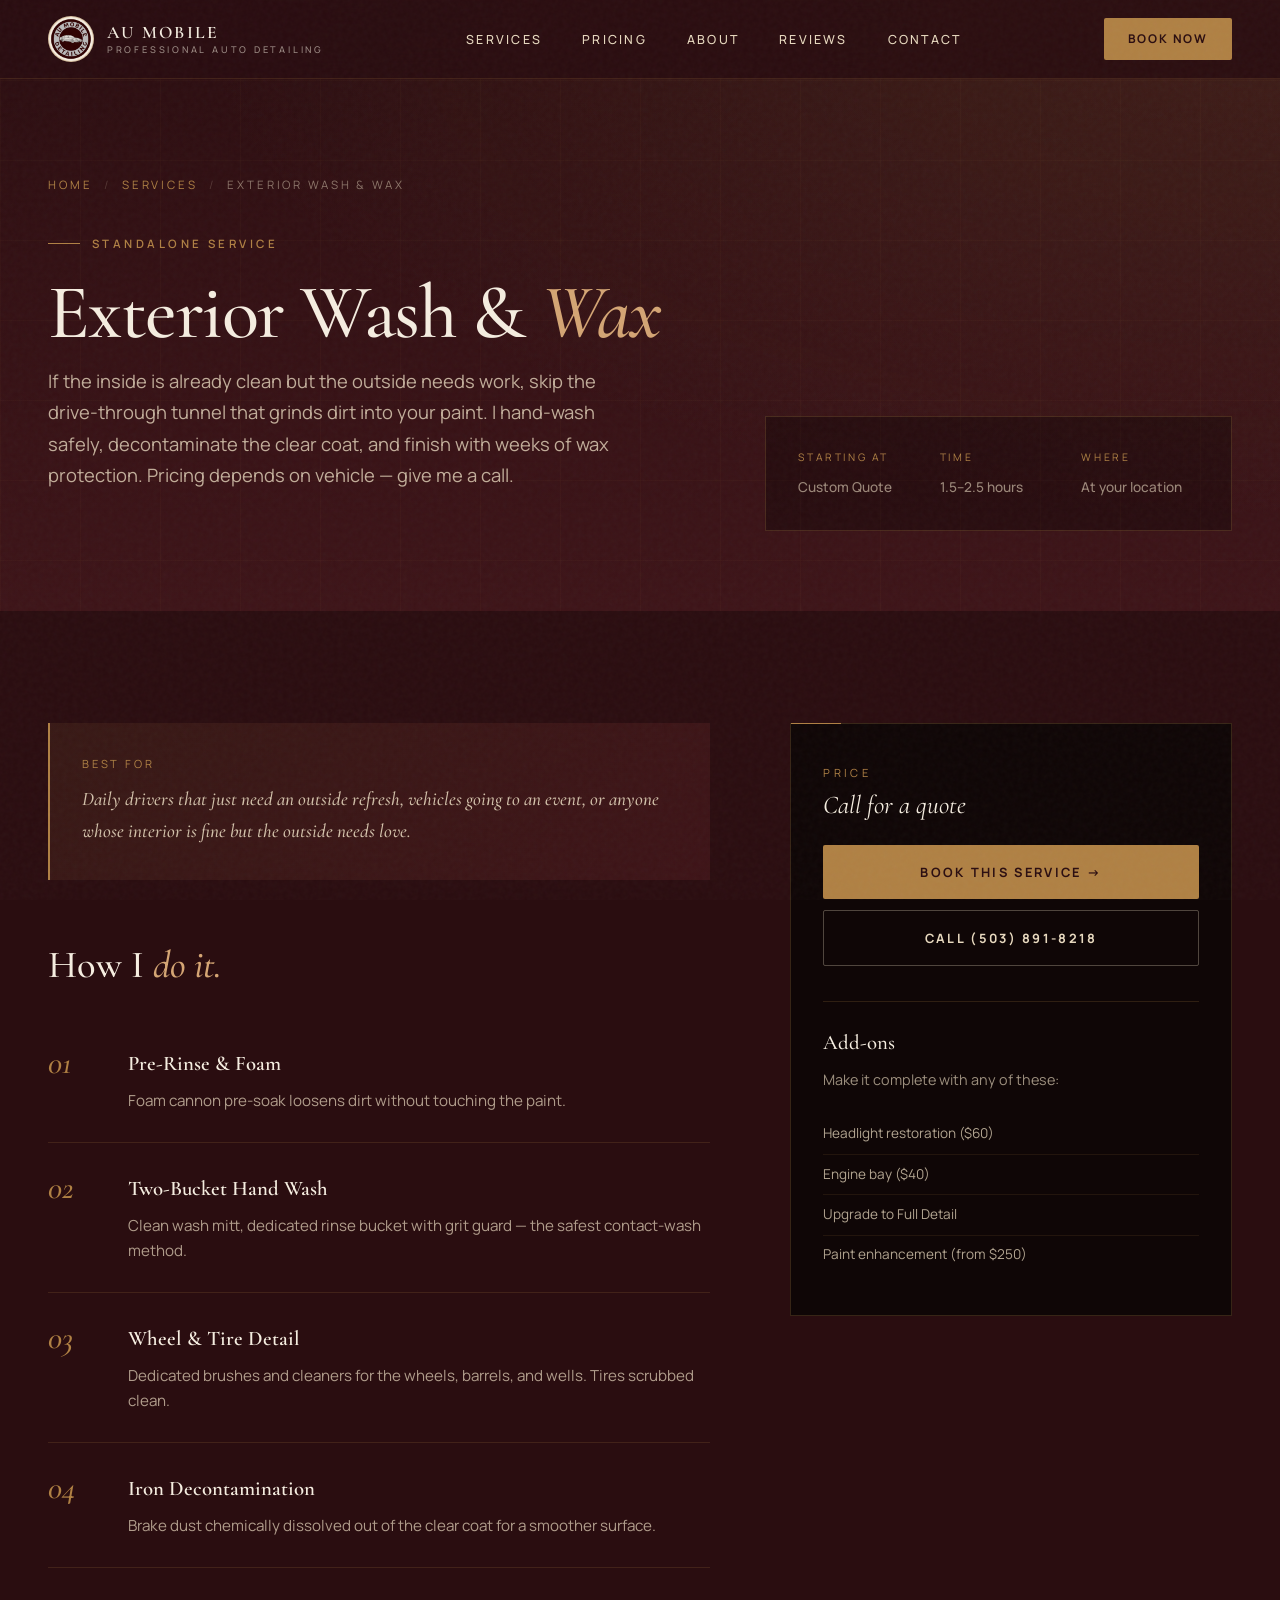
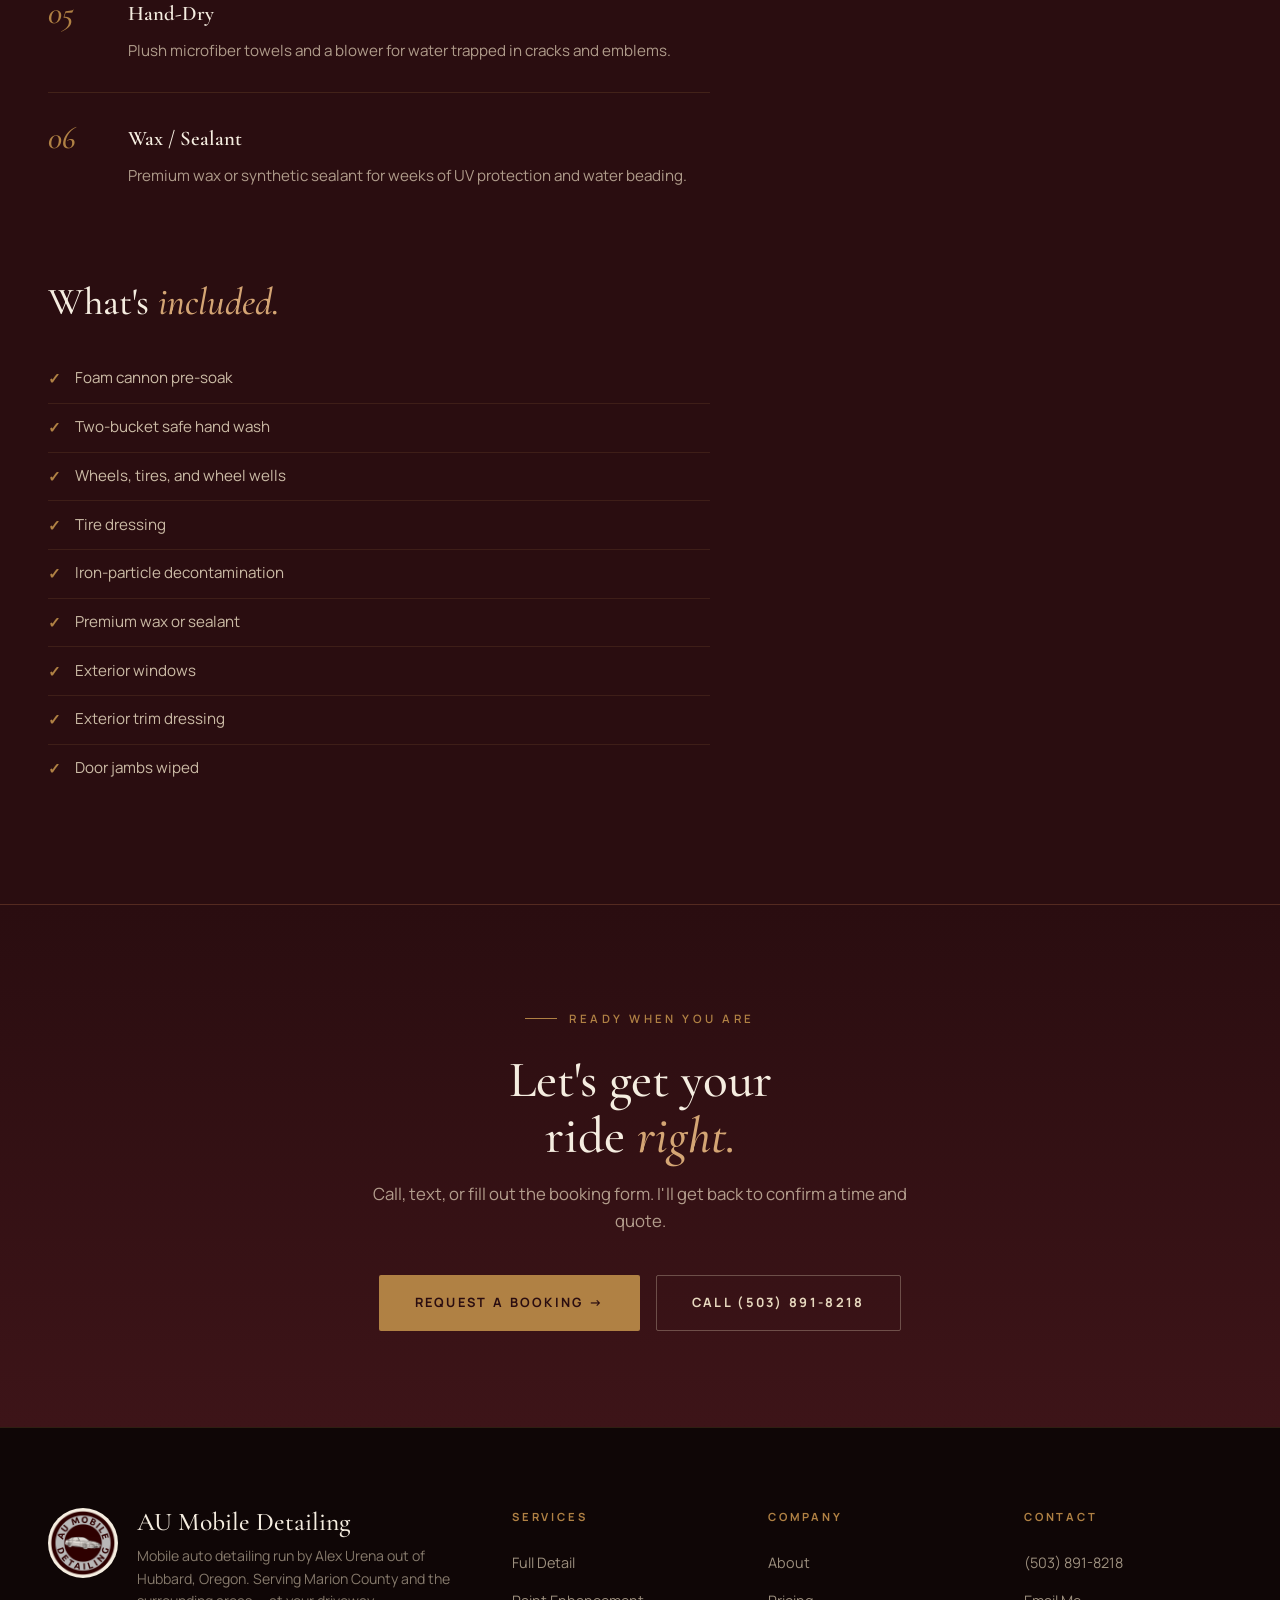
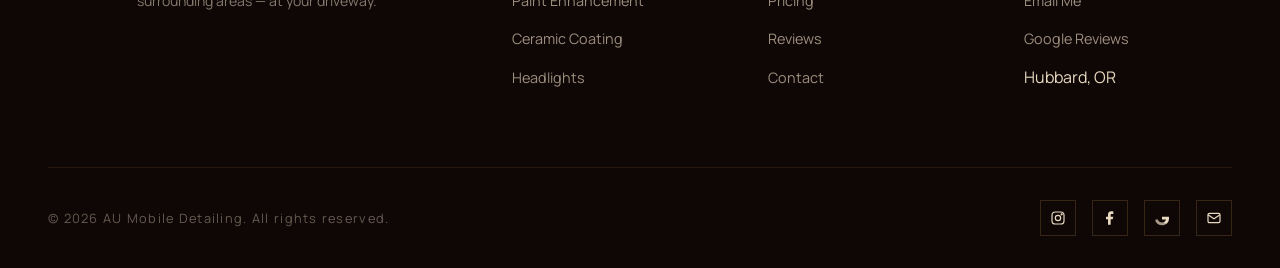
<file: services/exterior-wash.html>
<!DOCTYPE html>
<html lang="en">
<head>
<meta charset="UTF-8" />
<meta name="viewport" content="width=device-width, initial-scale=1.0" />
<title>Exterior Wash & Wax — AU Mobile Detailing</title>
<meta name="description" content="If the inside is already clean but the outside needs work, skip the drive-through tunnel that grinds dirt into your paint. I hand-wash safely,..." />
<link rel="icon" type="image/png" href="../assets/logo.png">
<link rel="preconnect" href="https://fonts.googleapis.com">
<link rel="preconnect" href="https://fonts.gstatic.com" crossorigin>
<link href="https://fonts.googleapis.com/css2?family=Cormorant+Garamond:ital,wght@0,400;0,500;0,600;0,700;1,400;1,500&family=Manrope:wght@300;400;500;600;700;800&display=swap" rel="stylesheet">
<link rel="stylesheet" href="../assets/style.css">
<style>
  .page-hero {
    padding: 11rem 3rem 5rem;
    background:
      radial-gradient(ellipse at top right, rgba(176, 129, 68, 0.15), transparent 60%),
      linear-gradient(180deg, var(--maroon-deep) 0%, var(--maroon) 100%);
    position: relative;
    overflow: hidden;
  }
  .page-hero::before {
    content: '';
    position: absolute;
    inset: 0;
    background-image:
      linear-gradient(rgba(176,129,68,0.04) 1px, transparent 1px),
      linear-gradient(90deg, rgba(176,129,68,0.04) 1px, transparent 1px);
    background-size: 80px 80px;
    pointer-events: none;
  }
  .breadcrumb {
    font-size: 0.72rem;
    letter-spacing: 0.25em;
    text-transform: uppercase;
    color: rgba(232, 217, 191, 0.5);
    margin-bottom: 2rem;
    position: relative;
  }
  .breadcrumb a {
    color: var(--bronze);
    text-decoration: none;
    transition: color 0.3s;
  }
  .breadcrumb a:hover { color: var(--bronze-light); }
  .breadcrumb .sep { margin: 0 0.7rem; opacity: 0.4; }
  .page-hero-wrap {
    max-width: 1400px;
    margin: 0 auto;
    display: grid;
    grid-template-columns: 1.4fr 1fr;
    gap: 4rem;
    align-items: end;
    position: relative;
    z-index: 2;
  }
  .page-hero h1 {
    font-family: 'Cormorant Garamond', serif;
    font-size: clamp(2.8rem, 6vw, 5.5rem);
    line-height: 0.95;
    font-weight: 500;
    color: var(--bone);
    margin-bottom: 1rem;
    letter-spacing: -0.02em;
  }
  .page-hero h1 em { font-style: italic; color: var(--bronze-light); }
  .page-hero .lead {
    font-size: 1.15rem;
    color: rgba(232, 217, 191, 0.78);
    line-height: 1.7;
    max-width: 600px;
    margin-bottom: 2.5rem;
  }
  .page-hero-meta {
    display: grid;
    grid-template-columns: repeat(3, 1fr);
    gap: 1.5rem;
    padding: 2rem;
    background: rgba(0,0,0,0.3);
    border: 1px solid rgba(176, 129, 68, 0.25);
  }
  .meta-block .meta-label {
    font-size: 0.65rem;
    letter-spacing: 0.25em;
    text-transform: uppercase;
    color: var(--bronze);
    margin-bottom: 0.4rem;
  }
  .meta-block .meta-value {
    font-family: 'Cormorant Garamond', serif;
    font-size: 1.5rem;
    color: var(--bone);
    line-height: 1.1;
    font-weight: 500;
  }
  .meta-block .meta-value .small {
    font-size: 0.85rem;
    color: rgba(232, 217, 191, 0.6);
    font-family: 'Manrope', sans-serif;
  }
  .meta-block .meta-value .from {
    font-size: 0.6rem;
    color: var(--bronze);
    letter-spacing: 0.2em;
    text-transform: uppercase;
    font-family: 'Manrope', sans-serif;
    font-weight: 600;
    margin-right: 0.3rem;
    vertical-align: middle;
  }

  .content-section {
    padding: 7rem 3rem;
    background: var(--maroon-deep);
  }
  .content-grid {
    max-width: 1400px;
    margin: 0 auto;
    display: grid;
    grid-template-columns: 1.5fr 1fr;
    gap: 5rem;
    align-items: start;
  }
  .content-main h2 {
    font-family: 'Cormorant Garamond', serif;
    font-size: clamp(1.8rem, 3vw, 2.5rem);
    font-weight: 500;
    color: var(--bone);
    margin-bottom: 2rem;
    line-height: 1.1;
  }
  .content-main h2 em { font-style: italic; color: var(--bronze-light); }
  .content-main h2:not(:first-child) { margin-top: 4rem; }

  .ideal-for {
    padding: 2rem;
    background: linear-gradient(135deg, rgba(176, 129, 68, 0.1), rgba(90, 29, 34, 0.4));
    border-left: 2px solid var(--bronze);
    margin-bottom: 3rem;
  }
  .ideal-for .label {
    font-size: 0.7rem;
    letter-spacing: 0.25em;
    text-transform: uppercase;
    color: var(--bronze);
    margin-bottom: 0.6rem;
  }
  .ideal-for p {
    color: rgba(232, 217, 191, 0.88);
    line-height: 1.7;
    font-style: italic;
    font-family: 'Cormorant Garamond', serif;
    font-size: 1.2rem;
    font-weight: 500;
  }

  .process { list-style: none; counter-reset: step; }
  .process li {
    counter-increment: step;
    padding: 1.8rem 0 1.8rem 5rem;
    border-bottom: 1px solid rgba(176, 129, 68, 0.18);
    position: relative;
  }
  .process li:last-child { border-bottom: none; }
  .process li::before {
    content: counter(step, decimal-leading-zero);
    position: absolute;
    left: 0;
    top: 1.8rem;
    font-family: 'Cormorant Garamond', serif;
    font-style: italic;
    font-size: 2rem;
    color: var(--bronze);
    font-weight: 500;
    line-height: 1;
  }
  .process h4 {
    font-family: 'Cormorant Garamond', serif;
    font-size: 1.3rem;
    color: var(--bone);
    margin-bottom: 0.5rem;
    font-weight: 600;
  }
  .process p {
    color: rgba(232, 217, 191, 0.7);
    font-size: 0.95rem;
    line-height: 1.65;
  }

  .includes-list { list-style: none; }
  .includes-list li {
    padding: 0.7rem 0;
    border-bottom: 1px solid rgba(176, 129, 68, 0.15);
    color: rgba(232, 217, 191, 0.85);
    font-size: 0.95rem;
    display: flex;
    gap: 0.85rem;
    align-items: flex-start;
  }
  .includes-list li:last-child { border-bottom: none; }
  .includes-list li::before {
    content: '✓';
    color: var(--bronze);
    font-weight: 700;
    flex-shrink: 0;
    margin-top: 1px;
  }

  .sidebar {
    position: sticky;
    top: 100px;
    padding: 2.5rem 2rem;
    background: var(--ink);
    border: 1px solid rgba(176, 129, 68, 0.25);
  }
  .sidebar::before {
    content: '';
    position: absolute;
    top: -1px; left: 0;
    width: 50px;
    height: 1px;
    background: var(--bronze);
  }
  .sidebar .label {
    font-size: 0.7rem;
    letter-spacing: 0.3em;
    text-transform: uppercase;
    color: var(--bronze);
    margin-bottom: 0.5rem;
  }
  .sidebar .big-price {
    font-family: 'Cormorant Garamond', serif;
    display: flex;
    align-items: baseline;
    gap: 0.4rem;
    margin-bottom: 1.5rem;
    line-height: 1;
  }
  .sidebar .big-price .from {
    font-size: 0.78rem;
    color: var(--bronze);
    letter-spacing: 0.2em;
    text-transform: uppercase;
    font-family: 'Manrope', sans-serif;
    font-weight: 600;
  }
  .sidebar .big-price .dollar { font-size: 1.4rem; color: var(--bone); }
  .sidebar .big-price .num { font-size: 3.5rem; color: var(--bone); font-weight: 500; }
  .sidebar .quote-only {
    font-family: 'Cormorant Garamond', serif;
    font-style: italic;
    font-size: 1.6rem;
    color: var(--bone);
    margin-bottom: 1.5rem;
    line-height: 1.2;
  }

  .sidebar h4 {
    font-family: 'Cormorant Garamond', serif;
    font-size: 1.3rem;
    color: var(--bone);
    margin-bottom: 0.5rem;
    margin-top: 1.5rem;
    font-weight: 500;
  }
  .sidebar p {
    color: rgba(232, 217, 191, 0.65);
    font-size: 0.9rem;
    line-height: 1.6;
    margin-bottom: 1.5rem;
  }
  .sidebar .btn-primary, .sidebar .btn-secondary {
    width: 100%;
    justify-content: center;
    margin-bottom: 0.7rem;
  }
  .sidebar .pop-divider {
    margin: 1.5rem 0;
    height: 1px;
    background: rgba(176, 129, 68, 0.2);
  }
  .sidebar .addon-list {
    list-style: none;
    margin-top: 0.5rem;
  }
  .sidebar .addon-list li {
    padding: 0.55rem 0;
    border-bottom: 1px solid rgba(176, 129, 68, 0.12);
    font-size: 0.85rem;
    color: rgba(232, 217, 191, 0.75);
  }
  .sidebar .addon-list li:last-child { border-bottom: none; }

  .page-cta {
    background: linear-gradient(180deg, var(--maroon-deep), var(--maroon));
    padding: 6rem 3rem;
    text-align: center;
    border-top: 1px solid rgba(176, 129, 68, 0.2);
  }
  .page-cta h2 {
    font-family: 'Cormorant Garamond', serif;
    font-size: clamp(2rem, 4vw, 3.5rem);
    font-weight: 500;
    color: var(--bone);
    margin-bottom: 1rem;
    line-height: 1.1;
  }
  .page-cta h2 em { font-style: italic; color: var(--bronze-light); }
  .page-cta p {
    color: rgba(232, 217, 191, 0.7);
    margin-bottom: 2.5rem;
    max-width: 560px;
    margin-left: auto;
    margin-right: auto;
    font-size: 1.05rem;
  }
  .page-cta-actions {
    display: flex;
    gap: 1rem;
    justify-content: center;
    flex-wrap: wrap;
  }

  @media (max-width: 900px) {
    .page-hero { padding: 8rem 1.25rem 4rem; }
    .page-hero-wrap { grid-template-columns: 1fr; gap: 2rem; }
    .page-hero-meta { grid-template-columns: 1fr; gap: 1rem; padding: 1.5rem; }
    .content-section { padding: 4rem 1.25rem; }
    .content-grid { grid-template-columns: 1fr; gap: 3rem; }
    .sidebar { position: static; }
    .process li { padding-left: 4rem; }
    .page-cta { padding: 4rem 1.25rem; }
  }
</style>
</head>
<body>

<nav id="nav">
  <a href="../index.html" class="nav-brand">
    <img src="../assets/logo.png" alt="AU Mobile Detailing">
    <div class="nav-brand-text">
      AU <span>Mobile</span><br>
      <small>Professional Auto Detailing</small>
    </div>
  </a>
  <ul class="nav-links" id="navLinks">
    <li><a href="../index.html#services">Services</a></li>
    <li><a href="../index.html#pricing">Pricing</a></li>
    <li><a href="../index.html#about">About</a></li>
    <li><a href="../index.html#reviews">Reviews</a></li>
    <li><a href="../index.html#book">Contact</a></li>
  </ul>
  <a href="../index.html#book" class="nav-cta">Book Now</a>
  <button class="menu-toggle" id="menuToggle">☰</button>
</nav>

<section class="page-hero">
  <div class="page-hero-wrap">
    <div>
      <div class="breadcrumb"><a href="../index.html">Home</a><span class="sep">/</span><a href="../index.html#services">Services</a><span class="sep">/</span>Exterior Wash & Wax</div>
      <div class="eyebrow">Standalone Service</div>
      <h1>Exterior Wash & <em>Wax</em></h1>
      <p class="lead">If the inside is already clean but the outside needs work, skip the drive-through tunnel that grinds dirt into your paint. I hand-wash safely, decontaminate the clear coat, and finish with weeks of wax protection. Pricing depends on vehicle — give me a call.</p>
    </div>
    <div class="page-hero-meta">
      <div class="meta-block">
        <div class="meta-label">Starting at</div>
        <div class="meta-value"><span class="small">Custom Quote</span></div>
      </div>
      <div class="meta-block">
        <div class="meta-label">Time</div>
        <div class="meta-value"><span class="small">1.5–2.5 hours</span></div>
      </div>
      <div class="meta-block">
        <div class="meta-label">Where</div>
        <div class="meta-value"><span class="small">At your location</span></div>
      </div>
    </div>
  </div>
</section>

<section class="content-section">
  <div class="content-grid">
    <div class="content-main">
      <div class="ideal-for">
        <div class="label">Best for</div>
        <p>Daily drivers that just need an outside refresh, vehicles going to an event, or anyone whose interior is fine but the outside needs love.</p>
      </div>

      <h2>How I <em>do it.</em></h2>
      <ol class="process">
        <li><h4>Pre-Rinse & Foam</h4><p>Foam cannon pre-soak loosens dirt without touching the paint.</p></li>
        <li><h4>Two-Bucket Hand Wash</h4><p>Clean wash mitt, dedicated rinse bucket with grit guard — the safest contact-wash method.</p></li>
        <li><h4>Wheel & Tire Detail</h4><p>Dedicated brushes and cleaners for the wheels, barrels, and wells. Tires scrubbed clean.</p></li>
        <li><h4>Iron Decontamination</h4><p>Brake dust chemically dissolved out of the clear coat for a smoother surface.</p></li>
        <li><h4>Hand-Dry</h4><p>Plush microfiber towels and a blower for water trapped in cracks and emblems.</p></li>
        <li><h4>Wax / Sealant</h4><p>Premium wax or synthetic sealant for weeks of UV protection and water beading.</p></li>
      </ol>

      <h2>What's <em>included.</em></h2>
      <ul class="includes-list">
        <li>Foam cannon pre-soak</li>
        <li>Two-bucket safe hand wash</li>
        <li>Wheels, tires, and wheel wells</li>
        <li>Tire dressing</li>
        <li>Iron-particle decontamination</li>
        <li>Premium wax or sealant</li>
        <li>Exterior windows</li>
        <li>Exterior trim dressing</li>
        <li>Door jambs wiped</li>
      </ul>
    </div>

    <aside class="sidebar">
      <div class="label">Price</div>
      <div class="quote-only">Call for a quote</div>
      <a href="../index.html#book" class="btn-primary">Book This Service →</a>
      <a href="tel:5038918218" class="btn-secondary">Call (503) 891-8218</a>

      <div class="pop-divider"></div>

      <h4>Add-ons</h4>
      <p>Make it complete with any of these:</p>
      <ul class="addon-list">
        <li>Headlight restoration ($60)</li>
        <li>Engine bay ($40)</li>
        <li>Upgrade to Full Detail</li>
        <li>Paint enhancement (from $250)</li>
      </ul>
    </aside>
  </div>
</section>

<section class="page-cta">
  <div class="eyebrow" style="justify-content: center; display: inline-flex;">Ready when you are</div>
  <h2>Let's get your<br>ride <em>right.</em></h2>
  <p>Call, text, or fill out the booking form. I'll get back to confirm a time and quote.</p>
  <div class="page-cta-actions">
    <a href="../index.html#book" class="btn-primary">Request a Booking →</a>
    <a href="tel:5038918218" class="btn-secondary">Call (503) 891-8218</a>
  </div>
</section>

<footer>
  <div class="footer-top">
    <div class="footer-brand">
      <img src="../assets/logo.png" alt="AU Mobile Detailing">
      <div>
        <h3>AU <em>Mobile</em> Detailing</h3>
        <p>Mobile auto detailing run by Alex Urena out of Hubbard, Oregon. Serving Marion County and the surrounding areas — at your driveway.</p>
      </div>
    </div>
    <div class="footer-col">
      <h4>Services</h4>
      <ul>
        <li><a href="full-detail.html">Full Detail</a></li>
        <li><a href="paint-correction.html">Paint Enhancement</a></li>
        <li><a href="ceramic-coating.html">Ceramic Coating</a></li>
        <li><a href="headlight-restoration.html">Headlights</a></li>
      </ul>
    </div>
    <div class="footer-col">
      <h4>Company</h4>
      <ul>
        <li><a href="../index.html#about">About</a></li>
        <li><a href="../index.html#pricing">Pricing</a></li>
        <li><a href="../index.html#reviews">Reviews</a></li>
        <li><a href="../index.html#book">Contact</a></li>
      </ul>
    </div>
    <div class="footer-col">
      <h4>Contact</h4>
      <ul>
        <li><a href="tel:5038918218">(503) 891-8218</a></li>
        <li><a href="mailto:aumobiledetailing1@gmail.com">Email Me</a></li>
        <li><a href="https://share.google/s7UdCYcr3obEj5vlN" target="_blank" rel="noopener">Google Reviews</a></li>
        <li>Hubbard, OR</li>
      </ul>
    </div>
  </div>
  <div class="footer-bottom">
    <p>© <span id="year"></span> AU Mobile Detailing. All rights reserved.</p>
    <div class="socials">
      <a href="https://instagram.com/au.mobiledetailing" target="_blank" rel="noopener" aria-label="Instagram">
        <svg width="16" height="16" viewBox="0 0 24 24" fill="none" stroke="currentColor" stroke-width="1.8"><rect x="3" y="3" width="18" height="18" rx="5"/><circle cx="12" cy="12" r="4"/><circle cx="17.5" cy="6.5" r="0.8" fill="currentColor"/></svg>
      </a>
      <a href="https://facebook.com/au.mobiledetailing" target="_blank" rel="noopener" aria-label="Facebook">
        <svg width="16" height="16" viewBox="0 0 24 24" fill="currentColor"><path d="M13 22v-8h3l1-4h-4V7.5c0-1.1.4-1.5 1.5-1.5H17V2.3c-.6-.1-1.7-.3-3-.3-3 0-5 1.8-5 5v3H6v4h3v8h4z"/></svg>
      </a>
      <a href="https://share.google/s7UdCYcr3obEj5vlN" target="_blank" rel="noopener" aria-label="Google Reviews">
        <svg width="16" height="16" viewBox="0 0 24 24"><path fill="currentColor" d="M22.56 12.25c0-.78-.07-1.53-.2-2.25H12v4.26h5.92c-.26 1.37-1.04 2.53-2.21 3.31v2.77h3.57c2.08-1.92 3.28-4.74 3.28-8.09z"/><path fill="currentColor" d="M12 23c2.97 0 5.46-.98 7.28-2.66l-3.57-2.77c-.98.66-2.23 1.06-3.71 1.06-2.86 0-5.29-1.93-6.16-4.53H2.18v2.84C3.99 20.53 7.7 23 12 23z" opacity="0.7"/></svg>
      </a>
      <a href="mailto:aumobiledetailing1@gmail.com" aria-label="Email">
        <svg width="16" height="16" viewBox="0 0 24 24" fill="none" stroke="currentColor" stroke-width="1.8"><rect x="3" y="5" width="18" height="14" rx="2"/><path d="M3 7l9 6 9-6"/></svg>
      </a>
    </div>
  </div>
</footer>

<script>
  document.getElementById('year').textContent = new Date().getFullYear();
  const nav = document.getElementById('nav');
  window.addEventListener('scroll', () => {
    nav.classList.toggle('scrolled', window.scrollY > 30);
  });
  document.getElementById('menuToggle').addEventListener('click', () => {
    document.getElementById('navLinks').classList.toggle('open');
  });
  document.querySelectorAll('.nav-links a').forEach(a => {
    a.addEventListener('click', () => document.getElementById('navLinks').classList.remove('open'));
  });
</script>

</body>
</html>
</file>
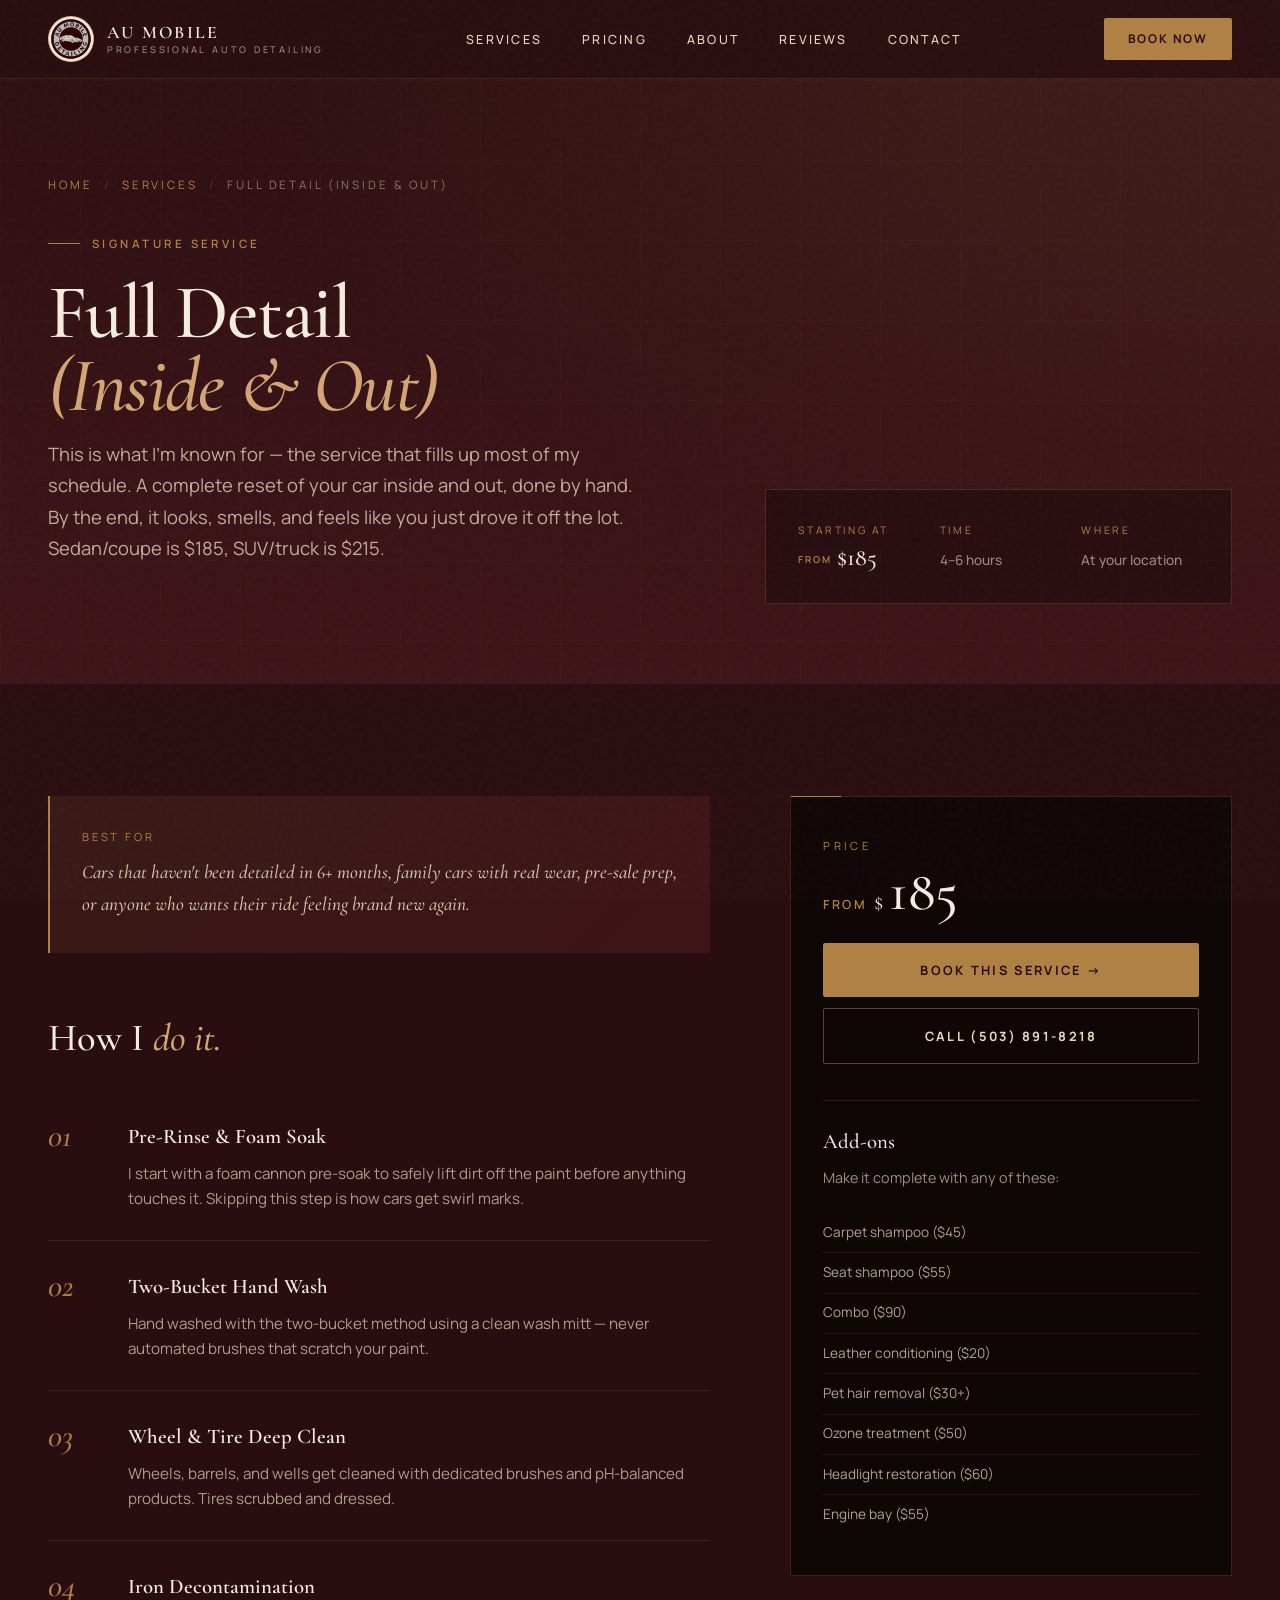
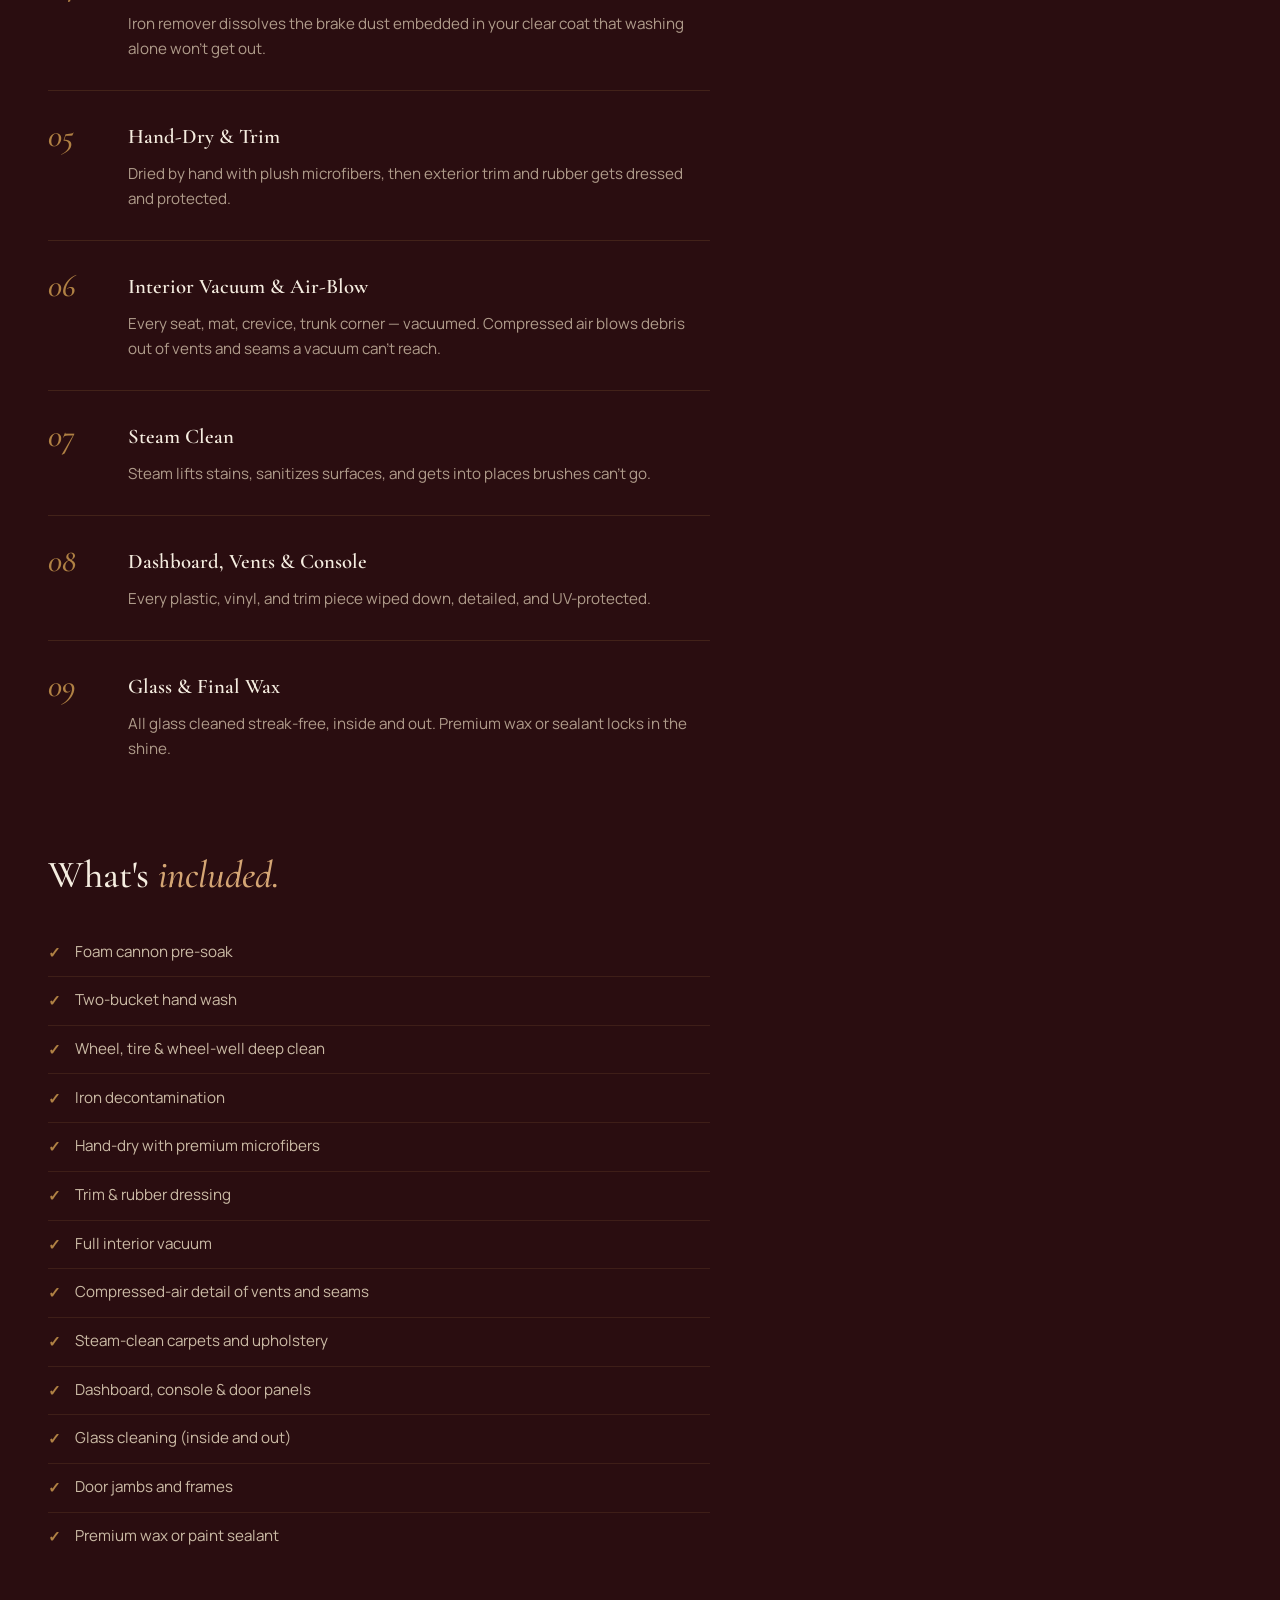
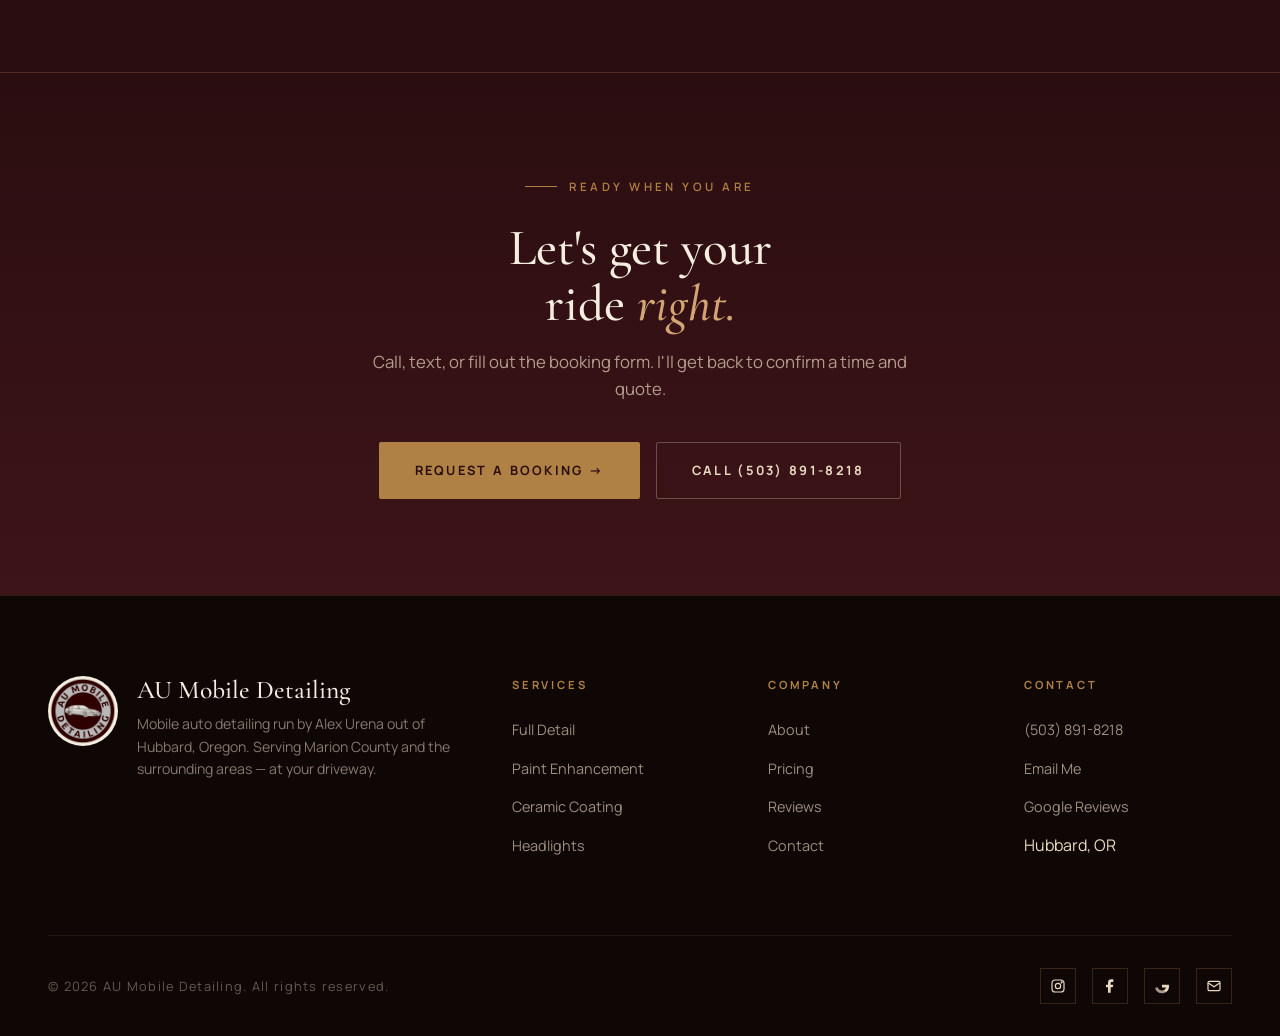
<file: services/full-detail.html>
<!DOCTYPE html>
<html lang="en">
<head>
<meta charset="UTF-8" />
<meta name="viewport" content="width=device-width, initial-scale=1.0" />
<title>Full Detail (Inside & Out) — AU Mobile Detailing</title>
<meta name="description" content="This is what I'm known for — the service that fills up most of my schedule. A complete reset of your car inside and out, done by hand. By the end, it..." />
<link rel="icon" type="image/png" href="../assets/logo.png">
<link rel="preconnect" href="https://fonts.googleapis.com">
<link rel="preconnect" href="https://fonts.gstatic.com" crossorigin>
<link href="https://fonts.googleapis.com/css2?family=Cormorant+Garamond:ital,wght@0,400;0,500;0,600;0,700;1,400;1,500&family=Manrope:wght@300;400;500;600;700;800&display=swap" rel="stylesheet">
<link rel="stylesheet" href="../assets/style.css">
<style>
  .page-hero {
    padding: 11rem 3rem 5rem;
    background:
      radial-gradient(ellipse at top right, rgba(176, 129, 68, 0.15), transparent 60%),
      linear-gradient(180deg, var(--maroon-deep) 0%, var(--maroon) 100%);
    position: relative;
    overflow: hidden;
  }
  .page-hero::before {
    content: '';
    position: absolute;
    inset: 0;
    background-image:
      linear-gradient(rgba(176,129,68,0.04) 1px, transparent 1px),
      linear-gradient(90deg, rgba(176,129,68,0.04) 1px, transparent 1px);
    background-size: 80px 80px;
    pointer-events: none;
  }
  .breadcrumb {
    font-size: 0.72rem;
    letter-spacing: 0.25em;
    text-transform: uppercase;
    color: rgba(232, 217, 191, 0.5);
    margin-bottom: 2rem;
    position: relative;
  }
  .breadcrumb a {
    color: var(--bronze);
    text-decoration: none;
    transition: color 0.3s;
  }
  .breadcrumb a:hover { color: var(--bronze-light); }
  .breadcrumb .sep { margin: 0 0.7rem; opacity: 0.4; }
  .page-hero-wrap {
    max-width: 1400px;
    margin: 0 auto;
    display: grid;
    grid-template-columns: 1.4fr 1fr;
    gap: 4rem;
    align-items: end;
    position: relative;
    z-index: 2;
  }
  .page-hero h1 {
    font-family: 'Cormorant Garamond', serif;
    font-size: clamp(2.8rem, 6vw, 5.5rem);
    line-height: 0.95;
    font-weight: 500;
    color: var(--bone);
    margin-bottom: 1rem;
    letter-spacing: -0.02em;
  }
  .page-hero h1 em { font-style: italic; color: var(--bronze-light); }
  .page-hero .lead {
    font-size: 1.15rem;
    color: rgba(232, 217, 191, 0.78);
    line-height: 1.7;
    max-width: 600px;
    margin-bottom: 2.5rem;
  }
  .page-hero-meta {
    display: grid;
    grid-template-columns: repeat(3, 1fr);
    gap: 1.5rem;
    padding: 2rem;
    background: rgba(0,0,0,0.3);
    border: 1px solid rgba(176, 129, 68, 0.25);
  }
  .meta-block .meta-label {
    font-size: 0.65rem;
    letter-spacing: 0.25em;
    text-transform: uppercase;
    color: var(--bronze);
    margin-bottom: 0.4rem;
  }
  .meta-block .meta-value {
    font-family: 'Cormorant Garamond', serif;
    font-size: 1.5rem;
    color: var(--bone);
    line-height: 1.1;
    font-weight: 500;
  }
  .meta-block .meta-value .small {
    font-size: 0.85rem;
    color: rgba(232, 217, 191, 0.6);
    font-family: 'Manrope', sans-serif;
  }
  .meta-block .meta-value .from {
    font-size: 0.6rem;
    color: var(--bronze);
    letter-spacing: 0.2em;
    text-transform: uppercase;
    font-family: 'Manrope', sans-serif;
    font-weight: 600;
    margin-right: 0.3rem;
    vertical-align: middle;
  }

  .content-section {
    padding: 7rem 3rem;
    background: var(--maroon-deep);
  }
  .content-grid {
    max-width: 1400px;
    margin: 0 auto;
    display: grid;
    grid-template-columns: 1.5fr 1fr;
    gap: 5rem;
    align-items: start;
  }
  .content-main h2 {
    font-family: 'Cormorant Garamond', serif;
    font-size: clamp(1.8rem, 3vw, 2.5rem);
    font-weight: 500;
    color: var(--bone);
    margin-bottom: 2rem;
    line-height: 1.1;
  }
  .content-main h2 em { font-style: italic; color: var(--bronze-light); }
  .content-main h2:not(:first-child) { margin-top: 4rem; }

  .ideal-for {
    padding: 2rem;
    background: linear-gradient(135deg, rgba(176, 129, 68, 0.1), rgba(90, 29, 34, 0.4));
    border-left: 2px solid var(--bronze);
    margin-bottom: 3rem;
  }
  .ideal-for .label {
    font-size: 0.7rem;
    letter-spacing: 0.25em;
    text-transform: uppercase;
    color: var(--bronze);
    margin-bottom: 0.6rem;
  }
  .ideal-for p {
    color: rgba(232, 217, 191, 0.88);
    line-height: 1.7;
    font-style: italic;
    font-family: 'Cormorant Garamond', serif;
    font-size: 1.2rem;
    font-weight: 500;
  }

  .process { list-style: none; counter-reset: step; }
  .process li {
    counter-increment: step;
    padding: 1.8rem 0 1.8rem 5rem;
    border-bottom: 1px solid rgba(176, 129, 68, 0.18);
    position: relative;
  }
  .process li:last-child { border-bottom: none; }
  .process li::before {
    content: counter(step, decimal-leading-zero);
    position: absolute;
    left: 0;
    top: 1.8rem;
    font-family: 'Cormorant Garamond', serif;
    font-style: italic;
    font-size: 2rem;
    color: var(--bronze);
    font-weight: 500;
    line-height: 1;
  }
  .process h4 {
    font-family: 'Cormorant Garamond', serif;
    font-size: 1.3rem;
    color: var(--bone);
    margin-bottom: 0.5rem;
    font-weight: 600;
  }
  .process p {
    color: rgba(232, 217, 191, 0.7);
    font-size: 0.95rem;
    line-height: 1.65;
  }

  .includes-list { list-style: none; }
  .includes-list li {
    padding: 0.7rem 0;
    border-bottom: 1px solid rgba(176, 129, 68, 0.15);
    color: rgba(232, 217, 191, 0.85);
    font-size: 0.95rem;
    display: flex;
    gap: 0.85rem;
    align-items: flex-start;
  }
  .includes-list li:last-child { border-bottom: none; }
  .includes-list li::before {
    content: '✓';
    color: var(--bronze);
    font-weight: 700;
    flex-shrink: 0;
    margin-top: 1px;
  }

  .sidebar {
    position: sticky;
    top: 100px;
    padding: 2.5rem 2rem;
    background: var(--ink);
    border: 1px solid rgba(176, 129, 68, 0.25);
  }
  .sidebar::before {
    content: '';
    position: absolute;
    top: -1px; left: 0;
    width: 50px;
    height: 1px;
    background: var(--bronze);
  }
  .sidebar .label {
    font-size: 0.7rem;
    letter-spacing: 0.3em;
    text-transform: uppercase;
    color: var(--bronze);
    margin-bottom: 0.5rem;
  }
  .sidebar .big-price {
    font-family: 'Cormorant Garamond', serif;
    display: flex;
    align-items: baseline;
    gap: 0.4rem;
    margin-bottom: 1.5rem;
    line-height: 1;
  }
  .sidebar .big-price .from {
    font-size: 0.78rem;
    color: var(--bronze);
    letter-spacing: 0.2em;
    text-transform: uppercase;
    font-family: 'Manrope', sans-serif;
    font-weight: 600;
  }
  .sidebar .big-price .dollar { font-size: 1.4rem; color: var(--bone); }
  .sidebar .big-price .num { font-size: 3.5rem; color: var(--bone); font-weight: 500; }
  .sidebar .quote-only {
    font-family: 'Cormorant Garamond', serif;
    font-style: italic;
    font-size: 1.6rem;
    color: var(--bone);
    margin-bottom: 1.5rem;
    line-height: 1.2;
  }

  .sidebar h4 {
    font-family: 'Cormorant Garamond', serif;
    font-size: 1.3rem;
    color: var(--bone);
    margin-bottom: 0.5rem;
    margin-top: 1.5rem;
    font-weight: 500;
  }
  .sidebar p {
    color: rgba(232, 217, 191, 0.65);
    font-size: 0.9rem;
    line-height: 1.6;
    margin-bottom: 1.5rem;
  }
  .sidebar .btn-primary, .sidebar .btn-secondary {
    width: 100%;
    justify-content: center;
    margin-bottom: 0.7rem;
  }
  .sidebar .pop-divider {
    margin: 1.5rem 0;
    height: 1px;
    background: rgba(176, 129, 68, 0.2);
  }
  .sidebar .addon-list {
    list-style: none;
    margin-top: 0.5rem;
  }
  .sidebar .addon-list li {
    padding: 0.55rem 0;
    border-bottom: 1px solid rgba(176, 129, 68, 0.12);
    font-size: 0.85rem;
    color: rgba(232, 217, 191, 0.75);
  }
  .sidebar .addon-list li:last-child { border-bottom: none; }

  .page-cta {
    background: linear-gradient(180deg, var(--maroon-deep), var(--maroon));
    padding: 6rem 3rem;
    text-align: center;
    border-top: 1px solid rgba(176, 129, 68, 0.2);
  }
  .page-cta h2 {
    font-family: 'Cormorant Garamond', serif;
    font-size: clamp(2rem, 4vw, 3.5rem);
    font-weight: 500;
    color: var(--bone);
    margin-bottom: 1rem;
    line-height: 1.1;
  }
  .page-cta h2 em { font-style: italic; color: var(--bronze-light); }
  .page-cta p {
    color: rgba(232, 217, 191, 0.7);
    margin-bottom: 2.5rem;
    max-width: 560px;
    margin-left: auto;
    margin-right: auto;
    font-size: 1.05rem;
  }
  .page-cta-actions {
    display: flex;
    gap: 1rem;
    justify-content: center;
    flex-wrap: wrap;
  }

  @media (max-width: 900px) {
    .page-hero { padding: 8rem 1.25rem 4rem; }
    .page-hero-wrap { grid-template-columns: 1fr; gap: 2rem; }
    .page-hero-meta { grid-template-columns: 1fr; gap: 1rem; padding: 1.5rem; }
    .content-section { padding: 4rem 1.25rem; }
    .content-grid { grid-template-columns: 1fr; gap: 3rem; }
    .sidebar { position: static; }
    .process li { padding-left: 4rem; }
    .page-cta { padding: 4rem 1.25rem; }
  }
</style>
</head>
<body>

<nav id="nav">
  <a href="../index.html" class="nav-brand">
    <img src="../assets/logo.png" alt="AU Mobile Detailing">
    <div class="nav-brand-text">
      AU <span>Mobile</span><br>
      <small>Professional Auto Detailing</small>
    </div>
  </a>
  <ul class="nav-links" id="navLinks">
    <li><a href="../index.html#services">Services</a></li>
    <li><a href="../index.html#pricing">Pricing</a></li>
    <li><a href="../index.html#about">About</a></li>
    <li><a href="../index.html#reviews">Reviews</a></li>
    <li><a href="../index.html#book">Contact</a></li>
  </ul>
  <a href="../index.html#book" class="nav-cta">Book Now</a>
  <button class="menu-toggle" id="menuToggle">☰</button>
</nav>

<section class="page-hero">
  <div class="page-hero-wrap">
    <div>
      <div class="breadcrumb"><a href="../index.html">Home</a><span class="sep">/</span><a href="../index.html#services">Services</a><span class="sep">/</span>Full Detail (Inside & Out)</div>
      <div class="eyebrow">Signature Service</div>
      <h1>Full Detail<br><em>(Inside & Out)</em></h1>
      <p class="lead">This is what I'm known for — the service that fills up most of my schedule. A complete reset of your car inside and out, done by hand. By the end, it looks, smells, and feels like you just drove it off the lot. Sedan/coupe is $185, SUV/truck is $215.</p>
    </div>
    <div class="page-hero-meta">
      <div class="meta-block">
        <div class="meta-label">Starting at</div>
        <div class="meta-value"><span class="from">from</span>$185</div>
      </div>
      <div class="meta-block">
        <div class="meta-label">Time</div>
        <div class="meta-value"><span class="small">4–6 hours</span></div>
      </div>
      <div class="meta-block">
        <div class="meta-label">Where</div>
        <div class="meta-value"><span class="small">At your location</span></div>
      </div>
    </div>
  </div>
</section>

<section class="content-section">
  <div class="content-grid">
    <div class="content-main">
      <div class="ideal-for">
        <div class="label">Best for</div>
        <p>Cars that haven't been detailed in 6+ months, family cars with real wear, pre-sale prep, or anyone who wants their ride feeling brand new again.</p>
      </div>

      <h2>How I <em>do it.</em></h2>
      <ol class="process">
        <li><h4>Pre-Rinse & Foam Soak</h4><p>I start with a foam cannon pre-soak to safely lift dirt off the paint before anything touches it. Skipping this step is how cars get swirl marks.</p></li>
        <li><h4>Two-Bucket Hand Wash</h4><p>Hand washed with the two-bucket method using a clean wash mitt — never automated brushes that scratch your paint.</p></li>
        <li><h4>Wheel & Tire Deep Clean</h4><p>Wheels, barrels, and wells get cleaned with dedicated brushes and pH-balanced products. Tires scrubbed and dressed.</p></li>
        <li><h4>Iron Decontamination</h4><p>Iron remover dissolves the brake dust embedded in your clear coat that washing alone won't get out.</p></li>
        <li><h4>Hand-Dry & Trim</h4><p>Dried by hand with plush microfibers, then exterior trim and rubber gets dressed and protected.</p></li>
        <li><h4>Interior Vacuum & Air-Blow</h4><p>Every seat, mat, crevice, trunk corner — vacuumed. Compressed air blows debris out of vents and seams a vacuum can't reach.</p></li>
        <li><h4>Steam Clean</h4><p>Steam lifts stains, sanitizes surfaces, and gets into places brushes can't go.</p></li>
        <li><h4>Dashboard, Vents & Console</h4><p>Every plastic, vinyl, and trim piece wiped down, detailed, and UV-protected.</p></li>
        <li><h4>Glass & Final Wax</h4><p>All glass cleaned streak-free, inside and out. Premium wax or sealant locks in the shine.</p></li>
      </ol>

      <h2>What's <em>included.</em></h2>
      <ul class="includes-list">
        <li>Foam cannon pre-soak</li>
        <li>Two-bucket hand wash</li>
        <li>Wheel, tire & wheel-well deep clean</li>
        <li>Iron decontamination</li>
        <li>Hand-dry with premium microfibers</li>
        <li>Trim & rubber dressing</li>
        <li>Full interior vacuum</li>
        <li>Compressed-air detail of vents and seams</li>
        <li>Steam-clean carpets and upholstery</li>
        <li>Dashboard, console & door panels</li>
        <li>Glass cleaning (inside and out)</li>
        <li>Door jambs and frames</li>
        <li>Premium wax or paint sealant</li>
      </ul>
    </div>

    <aside class="sidebar">
      <div class="label">Price</div>
      <div class="big-price">
        <span class="from">from</span>
        <span class="dollar">$</span>
        <span class="num">185</span>
      </div>
      <a href="../index.html#book" class="btn-primary">Book This Service →</a>
      <a href="tel:5038918218" class="btn-secondary">Call (503) 891-8218</a>

      <div class="pop-divider"></div>

      <h4>Add-ons</h4>
      <p>Make it complete with any of these:</p>
      <ul class="addon-list">
        <li>Carpet shampoo ($45)</li>
        <li>Seat shampoo ($55)</li>
        <li>Combo ($90)</li>
        <li>Leather conditioning ($20)</li>
        <li>Pet hair removal ($30+)</li>
        <li>Ozone treatment ($50)</li>
        <li>Headlight restoration ($60)</li>
        <li>Engine bay ($55)</li>
      </ul>
    </aside>
  </div>
</section>

<section class="page-cta">
  <div class="eyebrow" style="justify-content: center; display: inline-flex;">Ready when you are</div>
  <h2>Let's get your<br>ride <em>right.</em></h2>
  <p>Call, text, or fill out the booking form. I'll get back to confirm a time and quote.</p>
  <div class="page-cta-actions">
    <a href="../index.html#book" class="btn-primary">Request a Booking →</a>
    <a href="tel:5038918218" class="btn-secondary">Call (503) 891-8218</a>
  </div>
</section>

<footer>
  <div class="footer-top">
    <div class="footer-brand">
      <img src="../assets/logo.png" alt="AU Mobile Detailing">
      <div>
        <h3>AU <em>Mobile</em> Detailing</h3>
        <p>Mobile auto detailing run by Alex Urena out of Hubbard, Oregon. Serving Marion County and the surrounding areas — at your driveway.</p>
      </div>
    </div>
    <div class="footer-col">
      <h4>Services</h4>
      <ul>
        <li><a href="full-detail.html">Full Detail</a></li>
        <li><a href="paint-correction.html">Paint Enhancement</a></li>
        <li><a href="ceramic-coating.html">Ceramic Coating</a></li>
        <li><a href="headlight-restoration.html">Headlights</a></li>
      </ul>
    </div>
    <div class="footer-col">
      <h4>Company</h4>
      <ul>
        <li><a href="../index.html#about">About</a></li>
        <li><a href="../index.html#pricing">Pricing</a></li>
        <li><a href="../index.html#reviews">Reviews</a></li>
        <li><a href="../index.html#book">Contact</a></li>
      </ul>
    </div>
    <div class="footer-col">
      <h4>Contact</h4>
      <ul>
        <li><a href="tel:5038918218">(503) 891-8218</a></li>
        <li><a href="mailto:aumobiledetailing1@gmail.com">Email Me</a></li>
        <li><a href="https://share.google/s7UdCYcr3obEj5vlN" target="_blank" rel="noopener">Google Reviews</a></li>
        <li>Hubbard, OR</li>
      </ul>
    </div>
  </div>
  <div class="footer-bottom">
    <p>© <span id="year"></span> AU Mobile Detailing. All rights reserved.</p>
    <div class="socials">
      <a href="https://instagram.com/au.mobiledetailing" target="_blank" rel="noopener" aria-label="Instagram">
        <svg width="16" height="16" viewBox="0 0 24 24" fill="none" stroke="currentColor" stroke-width="1.8"><rect x="3" y="3" width="18" height="18" rx="5"/><circle cx="12" cy="12" r="4"/><circle cx="17.5" cy="6.5" r="0.8" fill="currentColor"/></svg>
      </a>
      <a href="https://facebook.com/au.mobiledetailing" target="_blank" rel="noopener" aria-label="Facebook">
        <svg width="16" height="16" viewBox="0 0 24 24" fill="currentColor"><path d="M13 22v-8h3l1-4h-4V7.5c0-1.1.4-1.5 1.5-1.5H17V2.3c-.6-.1-1.7-.3-3-.3-3 0-5 1.8-5 5v3H6v4h3v8h4z"/></svg>
      </a>
      <a href="https://share.google/s7UdCYcr3obEj5vlN" target="_blank" rel="noopener" aria-label="Google Reviews">
        <svg width="16" height="16" viewBox="0 0 24 24"><path fill="currentColor" d="M22.56 12.25c0-.78-.07-1.53-.2-2.25H12v4.26h5.92c-.26 1.37-1.04 2.53-2.21 3.31v2.77h3.57c2.08-1.92 3.28-4.74 3.28-8.09z"/><path fill="currentColor" d="M12 23c2.97 0 5.46-.98 7.28-2.66l-3.57-2.77c-.98.66-2.23 1.06-3.71 1.06-2.86 0-5.29-1.93-6.16-4.53H2.18v2.84C3.99 20.53 7.7 23 12 23z" opacity="0.7"/></svg>
      </a>
      <a href="mailto:aumobiledetailing1@gmail.com" aria-label="Email">
        <svg width="16" height="16" viewBox="0 0 24 24" fill="none" stroke="currentColor" stroke-width="1.8"><rect x="3" y="5" width="18" height="14" rx="2"/><path d="M3 7l9 6 9-6"/></svg>
      </a>
    </div>
  </div>
</footer>

<script>
  document.getElementById('year').textContent = new Date().getFullYear();
  const nav = document.getElementById('nav');
  window.addEventListener('scroll', () => {
    nav.classList.toggle('scrolled', window.scrollY > 30);
  });
  document.getElementById('menuToggle').addEventListener('click', () => {
    document.getElementById('navLinks').classList.toggle('open');
  });
  document.querySelectorAll('.nav-links a').forEach(a => {
    a.addEventListener('click', () => document.getElementById('navLinks').classList.remove('open'));
  });
</script>

</body>
</html>
</file>
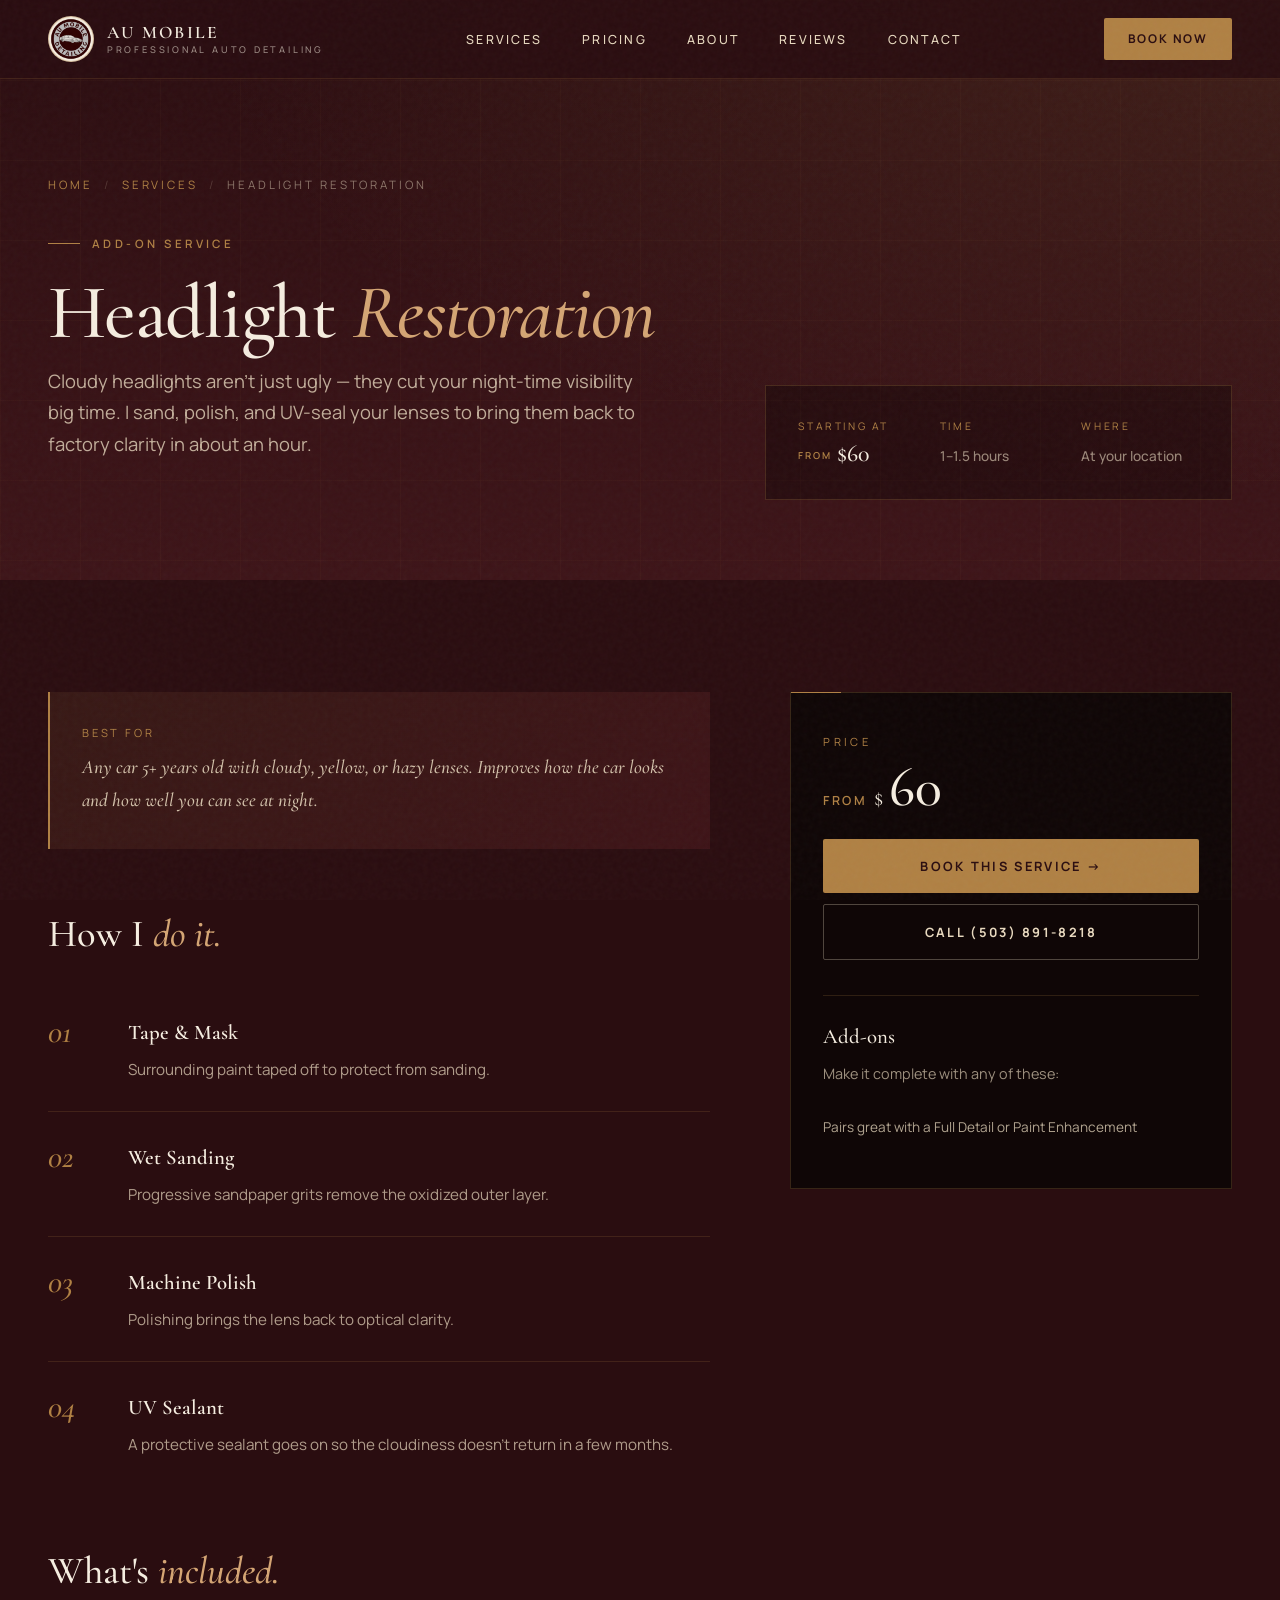
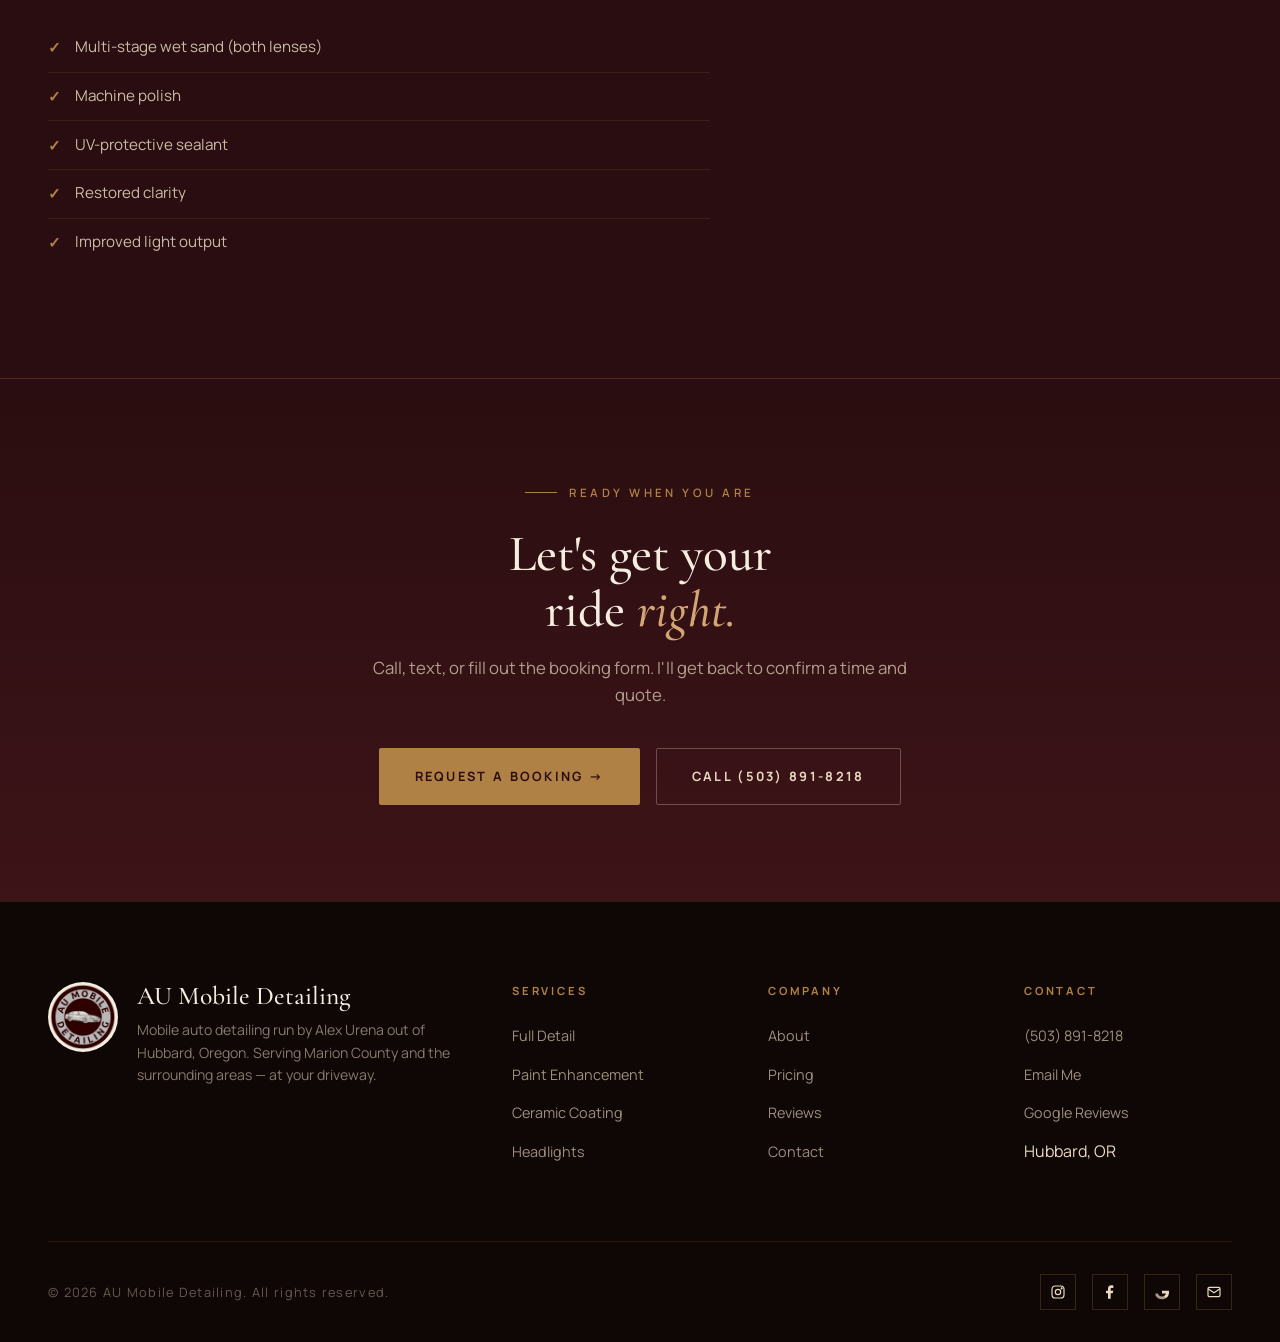
<file: services/headlight-restoration.html>
<!DOCTYPE html>
<html lang="en">
<head>
<meta charset="UTF-8" />
<meta name="viewport" content="width=device-width, initial-scale=1.0" />
<title>Headlight Restoration — AU Mobile Detailing</title>
<meta name="description" content="Cloudy headlights aren't just ugly — they cut your night-time visibility big time. I sand, polish, and UV-seal your lenses to bring them back to factory..." />
<link rel="icon" type="image/png" href="../assets/logo.png">
<link rel="preconnect" href="https://fonts.googleapis.com">
<link rel="preconnect" href="https://fonts.gstatic.com" crossorigin>
<link href="https://fonts.googleapis.com/css2?family=Cormorant+Garamond:ital,wght@0,400;0,500;0,600;0,700;1,400;1,500&family=Manrope:wght@300;400;500;600;700;800&display=swap" rel="stylesheet">
<link rel="stylesheet" href="../assets/style.css">
<style>
  .page-hero {
    padding: 11rem 3rem 5rem;
    background:
      radial-gradient(ellipse at top right, rgba(176, 129, 68, 0.15), transparent 60%),
      linear-gradient(180deg, var(--maroon-deep) 0%, var(--maroon) 100%);
    position: relative;
    overflow: hidden;
  }
  .page-hero::before {
    content: '';
    position: absolute;
    inset: 0;
    background-image:
      linear-gradient(rgba(176,129,68,0.04) 1px, transparent 1px),
      linear-gradient(90deg, rgba(176,129,68,0.04) 1px, transparent 1px);
    background-size: 80px 80px;
    pointer-events: none;
  }
  .breadcrumb {
    font-size: 0.72rem;
    letter-spacing: 0.25em;
    text-transform: uppercase;
    color: rgba(232, 217, 191, 0.5);
    margin-bottom: 2rem;
    position: relative;
  }
  .breadcrumb a {
    color: var(--bronze);
    text-decoration: none;
    transition: color 0.3s;
  }
  .breadcrumb a:hover { color: var(--bronze-light); }
  .breadcrumb .sep { margin: 0 0.7rem; opacity: 0.4; }
  .page-hero-wrap {
    max-width: 1400px;
    margin: 0 auto;
    display: grid;
    grid-template-columns: 1.4fr 1fr;
    gap: 4rem;
    align-items: end;
    position: relative;
    z-index: 2;
  }
  .page-hero h1 {
    font-family: 'Cormorant Garamond', serif;
    font-size: clamp(2.8rem, 6vw, 5.5rem);
    line-height: 0.95;
    font-weight: 500;
    color: var(--bone);
    margin-bottom: 1rem;
    letter-spacing: -0.02em;
  }
  .page-hero h1 em { font-style: italic; color: var(--bronze-light); }
  .page-hero .lead {
    font-size: 1.15rem;
    color: rgba(232, 217, 191, 0.78);
    line-height: 1.7;
    max-width: 600px;
    margin-bottom: 2.5rem;
  }
  .page-hero-meta {
    display: grid;
    grid-template-columns: repeat(3, 1fr);
    gap: 1.5rem;
    padding: 2rem;
    background: rgba(0,0,0,0.3);
    border: 1px solid rgba(176, 129, 68, 0.25);
  }
  .meta-block .meta-label {
    font-size: 0.65rem;
    letter-spacing: 0.25em;
    text-transform: uppercase;
    color: var(--bronze);
    margin-bottom: 0.4rem;
  }
  .meta-block .meta-value {
    font-family: 'Cormorant Garamond', serif;
    font-size: 1.5rem;
    color: var(--bone);
    line-height: 1.1;
    font-weight: 500;
  }
  .meta-block .meta-value .small {
    font-size: 0.85rem;
    color: rgba(232, 217, 191, 0.6);
    font-family: 'Manrope', sans-serif;
  }
  .meta-block .meta-value .from {
    font-size: 0.6rem;
    color: var(--bronze);
    letter-spacing: 0.2em;
    text-transform: uppercase;
    font-family: 'Manrope', sans-serif;
    font-weight: 600;
    margin-right: 0.3rem;
    vertical-align: middle;
  }

  .content-section {
    padding: 7rem 3rem;
    background: var(--maroon-deep);
  }
  .content-grid {
    max-width: 1400px;
    margin: 0 auto;
    display: grid;
    grid-template-columns: 1.5fr 1fr;
    gap: 5rem;
    align-items: start;
  }
  .content-main h2 {
    font-family: 'Cormorant Garamond', serif;
    font-size: clamp(1.8rem, 3vw, 2.5rem);
    font-weight: 500;
    color: var(--bone);
    margin-bottom: 2rem;
    line-height: 1.1;
  }
  .content-main h2 em { font-style: italic; color: var(--bronze-light); }
  .content-main h2:not(:first-child) { margin-top: 4rem; }

  .ideal-for {
    padding: 2rem;
    background: linear-gradient(135deg, rgba(176, 129, 68, 0.1), rgba(90, 29, 34, 0.4));
    border-left: 2px solid var(--bronze);
    margin-bottom: 3rem;
  }
  .ideal-for .label {
    font-size: 0.7rem;
    letter-spacing: 0.25em;
    text-transform: uppercase;
    color: var(--bronze);
    margin-bottom: 0.6rem;
  }
  .ideal-for p {
    color: rgba(232, 217, 191, 0.88);
    line-height: 1.7;
    font-style: italic;
    font-family: 'Cormorant Garamond', serif;
    font-size: 1.2rem;
    font-weight: 500;
  }

  .process { list-style: none; counter-reset: step; }
  .process li {
    counter-increment: step;
    padding: 1.8rem 0 1.8rem 5rem;
    border-bottom: 1px solid rgba(176, 129, 68, 0.18);
    position: relative;
  }
  .process li:last-child { border-bottom: none; }
  .process li::before {
    content: counter(step, decimal-leading-zero);
    position: absolute;
    left: 0;
    top: 1.8rem;
    font-family: 'Cormorant Garamond', serif;
    font-style: italic;
    font-size: 2rem;
    color: var(--bronze);
    font-weight: 500;
    line-height: 1;
  }
  .process h4 {
    font-family: 'Cormorant Garamond', serif;
    font-size: 1.3rem;
    color: var(--bone);
    margin-bottom: 0.5rem;
    font-weight: 600;
  }
  .process p {
    color: rgba(232, 217, 191, 0.7);
    font-size: 0.95rem;
    line-height: 1.65;
  }

  .includes-list { list-style: none; }
  .includes-list li {
    padding: 0.7rem 0;
    border-bottom: 1px solid rgba(176, 129, 68, 0.15);
    color: rgba(232, 217, 191, 0.85);
    font-size: 0.95rem;
    display: flex;
    gap: 0.85rem;
    align-items: flex-start;
  }
  .includes-list li:last-child { border-bottom: none; }
  .includes-list li::before {
    content: '✓';
    color: var(--bronze);
    font-weight: 700;
    flex-shrink: 0;
    margin-top: 1px;
  }

  .sidebar {
    position: sticky;
    top: 100px;
    padding: 2.5rem 2rem;
    background: var(--ink);
    border: 1px solid rgba(176, 129, 68, 0.25);
  }
  .sidebar::before {
    content: '';
    position: absolute;
    top: -1px; left: 0;
    width: 50px;
    height: 1px;
    background: var(--bronze);
  }
  .sidebar .label {
    font-size: 0.7rem;
    letter-spacing: 0.3em;
    text-transform: uppercase;
    color: var(--bronze);
    margin-bottom: 0.5rem;
  }
  .sidebar .big-price {
    font-family: 'Cormorant Garamond', serif;
    display: flex;
    align-items: baseline;
    gap: 0.4rem;
    margin-bottom: 1.5rem;
    line-height: 1;
  }
  .sidebar .big-price .from {
    font-size: 0.78rem;
    color: var(--bronze);
    letter-spacing: 0.2em;
    text-transform: uppercase;
    font-family: 'Manrope', sans-serif;
    font-weight: 600;
  }
  .sidebar .big-price .dollar { font-size: 1.4rem; color: var(--bone); }
  .sidebar .big-price .num { font-size: 3.5rem; color: var(--bone); font-weight: 500; }
  .sidebar .quote-only {
    font-family: 'Cormorant Garamond', serif;
    font-style: italic;
    font-size: 1.6rem;
    color: var(--bone);
    margin-bottom: 1.5rem;
    line-height: 1.2;
  }

  .sidebar h4 {
    font-family: 'Cormorant Garamond', serif;
    font-size: 1.3rem;
    color: var(--bone);
    margin-bottom: 0.5rem;
    margin-top: 1.5rem;
    font-weight: 500;
  }
  .sidebar p {
    color: rgba(232, 217, 191, 0.65);
    font-size: 0.9rem;
    line-height: 1.6;
    margin-bottom: 1.5rem;
  }
  .sidebar .btn-primary, .sidebar .btn-secondary {
    width: 100%;
    justify-content: center;
    margin-bottom: 0.7rem;
  }
  .sidebar .pop-divider {
    margin: 1.5rem 0;
    height: 1px;
    background: rgba(176, 129, 68, 0.2);
  }
  .sidebar .addon-list {
    list-style: none;
    margin-top: 0.5rem;
  }
  .sidebar .addon-list li {
    padding: 0.55rem 0;
    border-bottom: 1px solid rgba(176, 129, 68, 0.12);
    font-size: 0.85rem;
    color: rgba(232, 217, 191, 0.75);
  }
  .sidebar .addon-list li:last-child { border-bottom: none; }

  .page-cta {
    background: linear-gradient(180deg, var(--maroon-deep), var(--maroon));
    padding: 6rem 3rem;
    text-align: center;
    border-top: 1px solid rgba(176, 129, 68, 0.2);
  }
  .page-cta h2 {
    font-family: 'Cormorant Garamond', serif;
    font-size: clamp(2rem, 4vw, 3.5rem);
    font-weight: 500;
    color: var(--bone);
    margin-bottom: 1rem;
    line-height: 1.1;
  }
  .page-cta h2 em { font-style: italic; color: var(--bronze-light); }
  .page-cta p {
    color: rgba(232, 217, 191, 0.7);
    margin-bottom: 2.5rem;
    max-width: 560px;
    margin-left: auto;
    margin-right: auto;
    font-size: 1.05rem;
  }
  .page-cta-actions {
    display: flex;
    gap: 1rem;
    justify-content: center;
    flex-wrap: wrap;
  }

  @media (max-width: 900px) {
    .page-hero { padding: 8rem 1.25rem 4rem; }
    .page-hero-wrap { grid-template-columns: 1fr; gap: 2rem; }
    .page-hero-meta { grid-template-columns: 1fr; gap: 1rem; padding: 1.5rem; }
    .content-section { padding: 4rem 1.25rem; }
    .content-grid { grid-template-columns: 1fr; gap: 3rem; }
    .sidebar { position: static; }
    .process li { padding-left: 4rem; }
    .page-cta { padding: 4rem 1.25rem; }
  }
</style>
</head>
<body>

<nav id="nav">
  <a href="../index.html" class="nav-brand">
    <img src="../assets/logo.png" alt="AU Mobile Detailing">
    <div class="nav-brand-text">
      AU <span>Mobile</span><br>
      <small>Professional Auto Detailing</small>
    </div>
  </a>
  <ul class="nav-links" id="navLinks">
    <li><a href="../index.html#services">Services</a></li>
    <li><a href="../index.html#pricing">Pricing</a></li>
    <li><a href="../index.html#about">About</a></li>
    <li><a href="../index.html#reviews">Reviews</a></li>
    <li><a href="../index.html#book">Contact</a></li>
  </ul>
  <a href="../index.html#book" class="nav-cta">Book Now</a>
  <button class="menu-toggle" id="menuToggle">☰</button>
</nav>

<section class="page-hero">
  <div class="page-hero-wrap">
    <div>
      <div class="breadcrumb"><a href="../index.html">Home</a><span class="sep">/</span><a href="../index.html#services">Services</a><span class="sep">/</span>Headlight Restoration</div>
      <div class="eyebrow">Add-On Service</div>
      <h1>Headlight <em>Restoration</em></h1>
      <p class="lead">Cloudy headlights aren't just ugly — they cut your night-time visibility big time. I sand, polish, and UV-seal your lenses to bring them back to factory clarity in about an hour.</p>
    </div>
    <div class="page-hero-meta">
      <div class="meta-block">
        <div class="meta-label">Starting at</div>
        <div class="meta-value"><span class="from">from</span>$60</div>
      </div>
      <div class="meta-block">
        <div class="meta-label">Time</div>
        <div class="meta-value"><span class="small">1–1.5 hours</span></div>
      </div>
      <div class="meta-block">
        <div class="meta-label">Where</div>
        <div class="meta-value"><span class="small">At your location</span></div>
      </div>
    </div>
  </div>
</section>

<section class="content-section">
  <div class="content-grid">
    <div class="content-main">
      <div class="ideal-for">
        <div class="label">Best for</div>
        <p>Any car 5+ years old with cloudy, yellow, or hazy lenses. Improves how the car looks and how well you can see at night.</p>
      </div>

      <h2>How I <em>do it.</em></h2>
      <ol class="process">
        <li><h4>Tape & Mask</h4><p>Surrounding paint taped off to protect from sanding.</p></li>
        <li><h4>Wet Sanding</h4><p>Progressive sandpaper grits remove the oxidized outer layer.</p></li>
        <li><h4>Machine Polish</h4><p>Polishing brings the lens back to optical clarity.</p></li>
        <li><h4>UV Sealant</h4><p>A protective sealant goes on so the cloudiness doesn't return in a few months.</p></li>
      </ol>

      <h2>What's <em>included.</em></h2>
      <ul class="includes-list">
        <li>Multi-stage wet sand (both lenses)</li>
        <li>Machine polish</li>
        <li>UV-protective sealant</li>
        <li>Restored clarity</li>
        <li>Improved light output</li>
      </ul>
    </div>

    <aside class="sidebar">
      <div class="label">Price</div>
      <div class="big-price">
        <span class="from">from</span>
        <span class="dollar">$</span>
        <span class="num">60</span>
      </div>
      <a href="../index.html#book" class="btn-primary">Book This Service →</a>
      <a href="tel:5038918218" class="btn-secondary">Call (503) 891-8218</a>

      <div class="pop-divider"></div>

      <h4>Add-ons</h4>
      <p>Make it complete with any of these:</p>
      <ul class="addon-list">
        <li>Pairs great with a Full Detail or Paint Enhancement</li>
      </ul>
    </aside>
  </div>
</section>

<section class="page-cta">
  <div class="eyebrow" style="justify-content: center; display: inline-flex;">Ready when you are</div>
  <h2>Let's get your<br>ride <em>right.</em></h2>
  <p>Call, text, or fill out the booking form. I'll get back to confirm a time and quote.</p>
  <div class="page-cta-actions">
    <a href="../index.html#book" class="btn-primary">Request a Booking →</a>
    <a href="tel:5038918218" class="btn-secondary">Call (503) 891-8218</a>
  </div>
</section>

<footer>
  <div class="footer-top">
    <div class="footer-brand">
      <img src="../assets/logo.png" alt="AU Mobile Detailing">
      <div>
        <h3>AU <em>Mobile</em> Detailing</h3>
        <p>Mobile auto detailing run by Alex Urena out of Hubbard, Oregon. Serving Marion County and the surrounding areas — at your driveway.</p>
      </div>
    </div>
    <div class="footer-col">
      <h4>Services</h4>
      <ul>
        <li><a href="full-detail.html">Full Detail</a></li>
        <li><a href="paint-correction.html">Paint Enhancement</a></li>
        <li><a href="ceramic-coating.html">Ceramic Coating</a></li>
        <li><a href="headlight-restoration.html">Headlights</a></li>
      </ul>
    </div>
    <div class="footer-col">
      <h4>Company</h4>
      <ul>
        <li><a href="../index.html#about">About</a></li>
        <li><a href="../index.html#pricing">Pricing</a></li>
        <li><a href="../index.html#reviews">Reviews</a></li>
        <li><a href="../index.html#book">Contact</a></li>
      </ul>
    </div>
    <div class="footer-col">
      <h4>Contact</h4>
      <ul>
        <li><a href="tel:5038918218">(503) 891-8218</a></li>
        <li><a href="mailto:aumobiledetailing1@gmail.com">Email Me</a></li>
        <li><a href="https://share.google/s7UdCYcr3obEj5vlN" target="_blank" rel="noopener">Google Reviews</a></li>
        <li>Hubbard, OR</li>
      </ul>
    </div>
  </div>
  <div class="footer-bottom">
    <p>© <span id="year"></span> AU Mobile Detailing. All rights reserved.</p>
    <div class="socials">
      <a href="https://instagram.com/au.mobiledetailing" target="_blank" rel="noopener" aria-label="Instagram">
        <svg width="16" height="16" viewBox="0 0 24 24" fill="none" stroke="currentColor" stroke-width="1.8"><rect x="3" y="3" width="18" height="18" rx="5"/><circle cx="12" cy="12" r="4"/><circle cx="17.5" cy="6.5" r="0.8" fill="currentColor"/></svg>
      </a>
      <a href="https://facebook.com/au.mobiledetailing" target="_blank" rel="noopener" aria-label="Facebook">
        <svg width="16" height="16" viewBox="0 0 24 24" fill="currentColor"><path d="M13 22v-8h3l1-4h-4V7.5c0-1.1.4-1.5 1.5-1.5H17V2.3c-.6-.1-1.7-.3-3-.3-3 0-5 1.8-5 5v3H6v4h3v8h4z"/></svg>
      </a>
      <a href="https://share.google/s7UdCYcr3obEj5vlN" target="_blank" rel="noopener" aria-label="Google Reviews">
        <svg width="16" height="16" viewBox="0 0 24 24"><path fill="currentColor" d="M22.56 12.25c0-.78-.07-1.53-.2-2.25H12v4.26h5.92c-.26 1.37-1.04 2.53-2.21 3.31v2.77h3.57c2.08-1.92 3.28-4.74 3.28-8.09z"/><path fill="currentColor" d="M12 23c2.97 0 5.46-.98 7.28-2.66l-3.57-2.77c-.98.66-2.23 1.06-3.71 1.06-2.86 0-5.29-1.93-6.16-4.53H2.18v2.84C3.99 20.53 7.7 23 12 23z" opacity="0.7"/></svg>
      </a>
      <a href="mailto:aumobiledetailing1@gmail.com" aria-label="Email">
        <svg width="16" height="16" viewBox="0 0 24 24" fill="none" stroke="currentColor" stroke-width="1.8"><rect x="3" y="5" width="18" height="14" rx="2"/><path d="M3 7l9 6 9-6"/></svg>
      </a>
    </div>
  </div>
</footer>

<script>
  document.getElementById('year').textContent = new Date().getFullYear();
  const nav = document.getElementById('nav');
  window.addEventListener('scroll', () => {
    nav.classList.toggle('scrolled', window.scrollY > 30);
  });
  document.getElementById('menuToggle').addEventListener('click', () => {
    document.getElementById('navLinks').classList.toggle('open');
  });
  document.querySelectorAll('.nav-links a').forEach(a => {
    a.addEventListener('click', () => document.getElementById('navLinks').classList.remove('open'));
  });
</script>

</body>
</html>
</file>
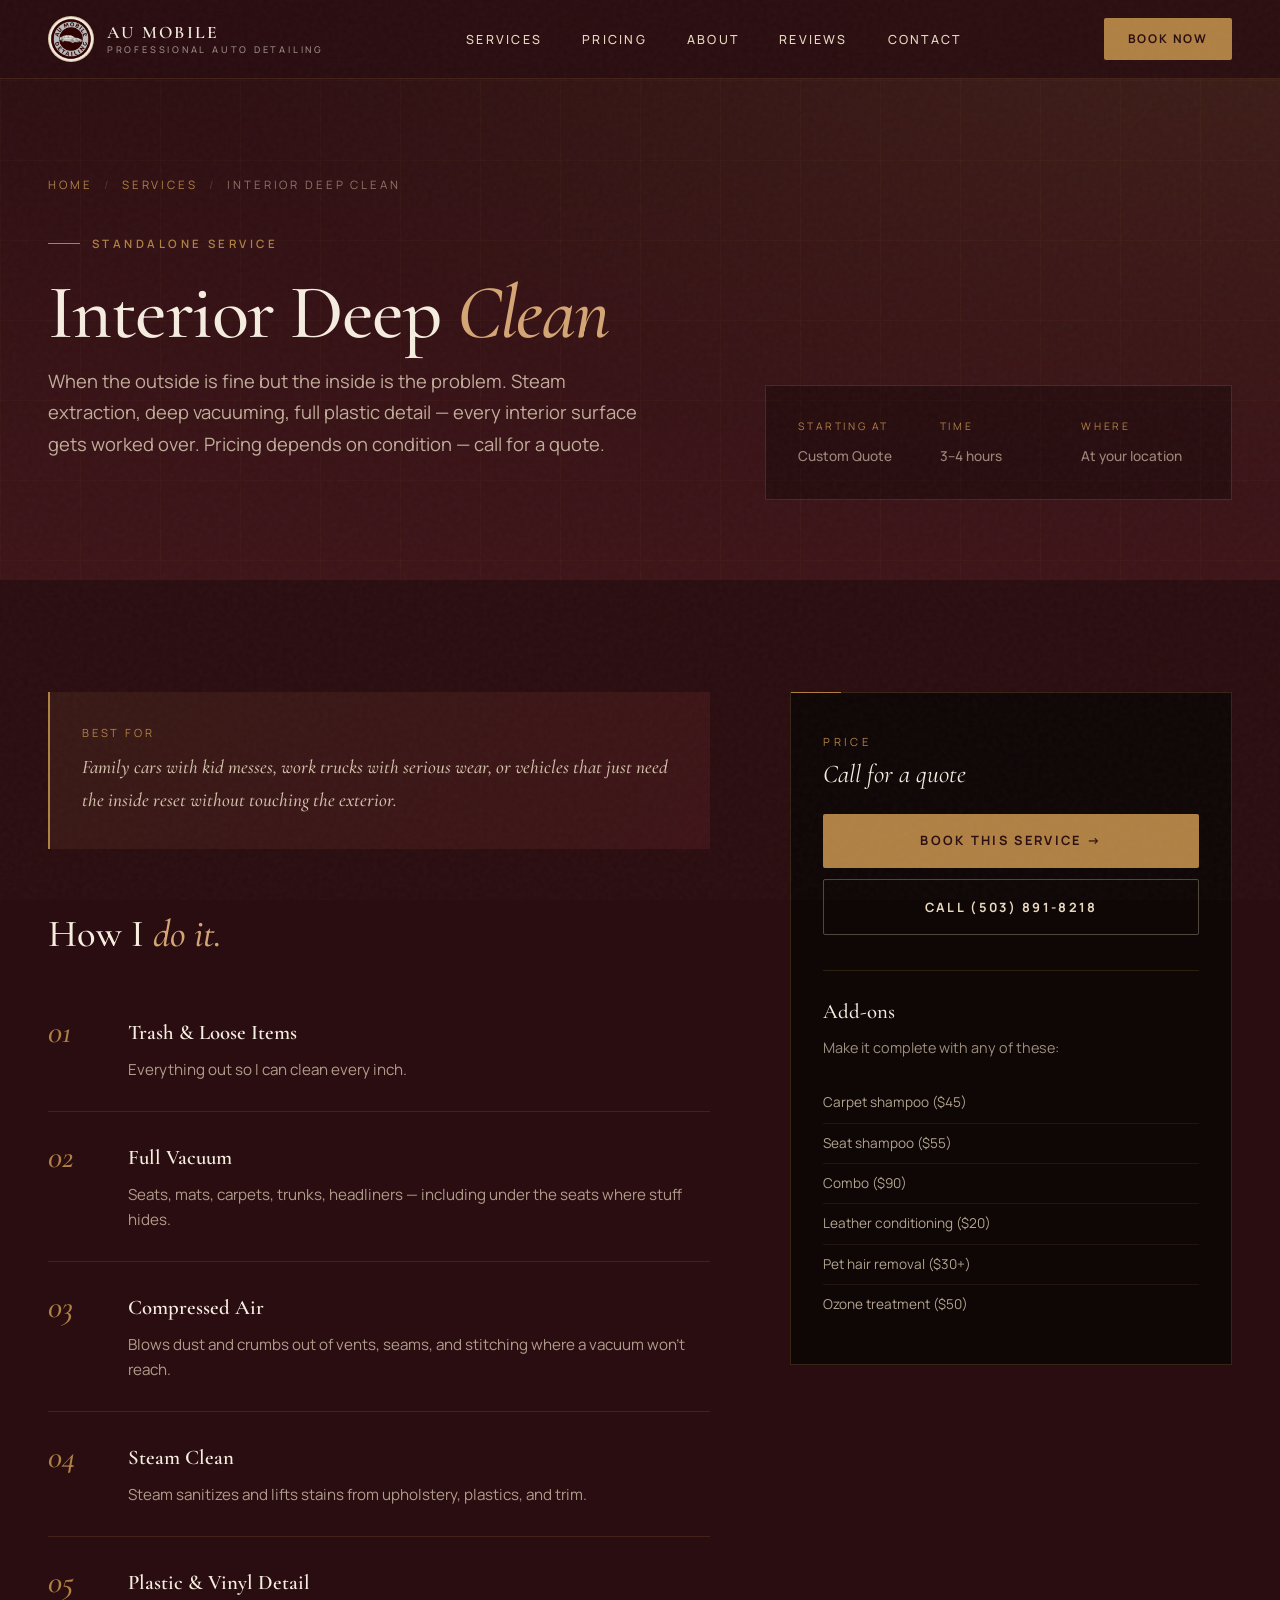
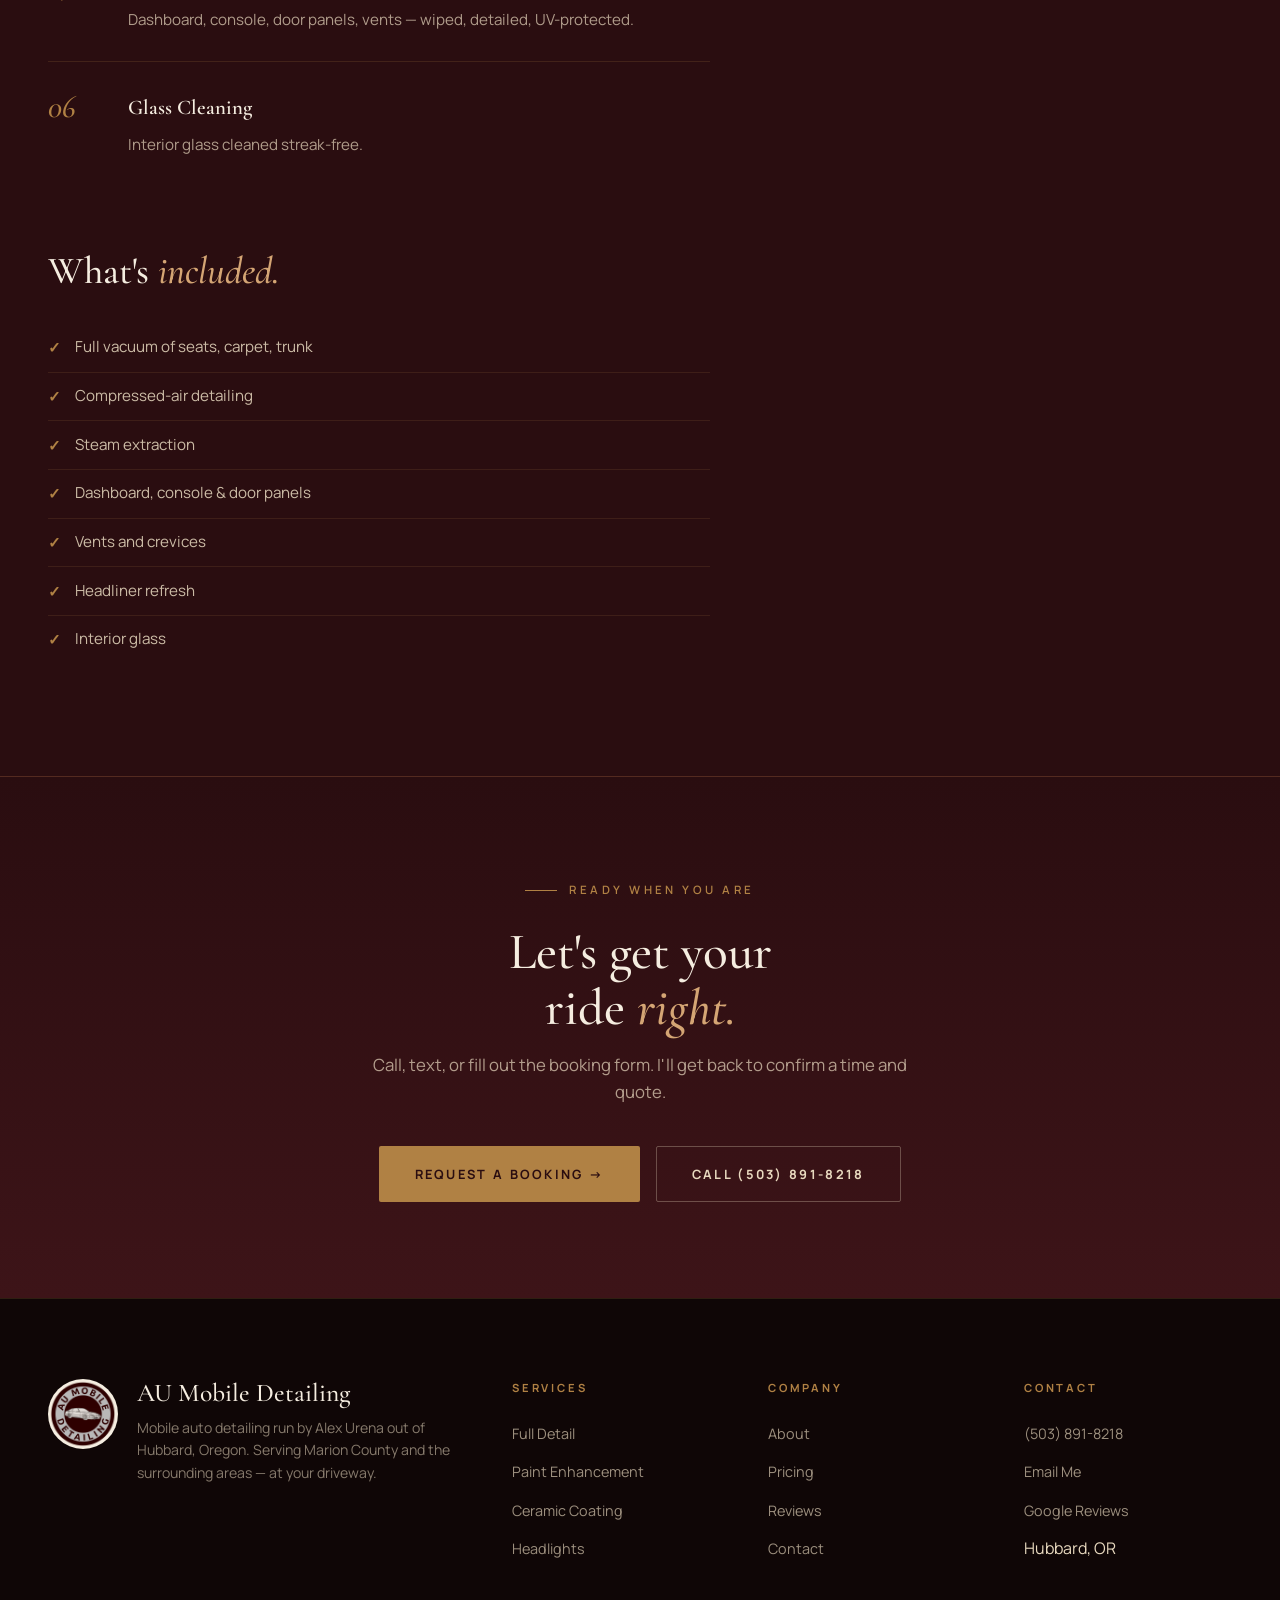
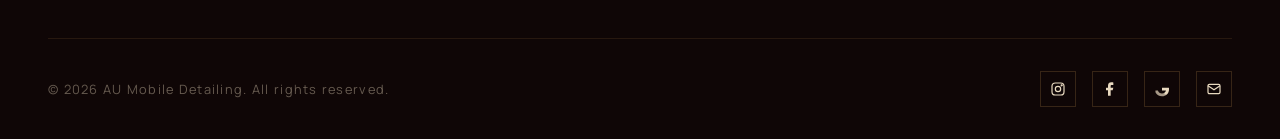
<file: services/interior-deep-clean.html>
<!DOCTYPE html>
<html lang="en">
<head>
<meta charset="UTF-8" />
<meta name="viewport" content="width=device-width, initial-scale=1.0" />
<title>Interior Deep Clean — AU Mobile Detailing</title>
<meta name="description" content="When the outside is fine but the inside is the problem. Steam extraction, deep vacuuming, full plastic detail — every interior surface gets worked over...." />
<link rel="icon" type="image/png" href="../assets/logo.png">
<link rel="preconnect" href="https://fonts.googleapis.com">
<link rel="preconnect" href="https://fonts.gstatic.com" crossorigin>
<link href="https://fonts.googleapis.com/css2?family=Cormorant+Garamond:ital,wght@0,400;0,500;0,600;0,700;1,400;1,500&family=Manrope:wght@300;400;500;600;700;800&display=swap" rel="stylesheet">
<link rel="stylesheet" href="../assets/style.css">
<style>
  .page-hero {
    padding: 11rem 3rem 5rem;
    background:
      radial-gradient(ellipse at top right, rgba(176, 129, 68, 0.15), transparent 60%),
      linear-gradient(180deg, var(--maroon-deep) 0%, var(--maroon) 100%);
    position: relative;
    overflow: hidden;
  }
  .page-hero::before {
    content: '';
    position: absolute;
    inset: 0;
    background-image:
      linear-gradient(rgba(176,129,68,0.04) 1px, transparent 1px),
      linear-gradient(90deg, rgba(176,129,68,0.04) 1px, transparent 1px);
    background-size: 80px 80px;
    pointer-events: none;
  }
  .breadcrumb {
    font-size: 0.72rem;
    letter-spacing: 0.25em;
    text-transform: uppercase;
    color: rgba(232, 217, 191, 0.5);
    margin-bottom: 2rem;
    position: relative;
  }
  .breadcrumb a {
    color: var(--bronze);
    text-decoration: none;
    transition: color 0.3s;
  }
  .breadcrumb a:hover { color: var(--bronze-light); }
  .breadcrumb .sep { margin: 0 0.7rem; opacity: 0.4; }
  .page-hero-wrap {
    max-width: 1400px;
    margin: 0 auto;
    display: grid;
    grid-template-columns: 1.4fr 1fr;
    gap: 4rem;
    align-items: end;
    position: relative;
    z-index: 2;
  }
  .page-hero h1 {
    font-family: 'Cormorant Garamond', serif;
    font-size: clamp(2.8rem, 6vw, 5.5rem);
    line-height: 0.95;
    font-weight: 500;
    color: var(--bone);
    margin-bottom: 1rem;
    letter-spacing: -0.02em;
  }
  .page-hero h1 em { font-style: italic; color: var(--bronze-light); }
  .page-hero .lead {
    font-size: 1.15rem;
    color: rgba(232, 217, 191, 0.78);
    line-height: 1.7;
    max-width: 600px;
    margin-bottom: 2.5rem;
  }
  .page-hero-meta {
    display: grid;
    grid-template-columns: repeat(3, 1fr);
    gap: 1.5rem;
    padding: 2rem;
    background: rgba(0,0,0,0.3);
    border: 1px solid rgba(176, 129, 68, 0.25);
  }
  .meta-block .meta-label {
    font-size: 0.65rem;
    letter-spacing: 0.25em;
    text-transform: uppercase;
    color: var(--bronze);
    margin-bottom: 0.4rem;
  }
  .meta-block .meta-value {
    font-family: 'Cormorant Garamond', serif;
    font-size: 1.5rem;
    color: var(--bone);
    line-height: 1.1;
    font-weight: 500;
  }
  .meta-block .meta-value .small {
    font-size: 0.85rem;
    color: rgba(232, 217, 191, 0.6);
    font-family: 'Manrope', sans-serif;
  }
  .meta-block .meta-value .from {
    font-size: 0.6rem;
    color: var(--bronze);
    letter-spacing: 0.2em;
    text-transform: uppercase;
    font-family: 'Manrope', sans-serif;
    font-weight: 600;
    margin-right: 0.3rem;
    vertical-align: middle;
  }

  .content-section {
    padding: 7rem 3rem;
    background: var(--maroon-deep);
  }
  .content-grid {
    max-width: 1400px;
    margin: 0 auto;
    display: grid;
    grid-template-columns: 1.5fr 1fr;
    gap: 5rem;
    align-items: start;
  }
  .content-main h2 {
    font-family: 'Cormorant Garamond', serif;
    font-size: clamp(1.8rem, 3vw, 2.5rem);
    font-weight: 500;
    color: var(--bone);
    margin-bottom: 2rem;
    line-height: 1.1;
  }
  .content-main h2 em { font-style: italic; color: var(--bronze-light); }
  .content-main h2:not(:first-child) { margin-top: 4rem; }

  .ideal-for {
    padding: 2rem;
    background: linear-gradient(135deg, rgba(176, 129, 68, 0.1), rgba(90, 29, 34, 0.4));
    border-left: 2px solid var(--bronze);
    margin-bottom: 3rem;
  }
  .ideal-for .label {
    font-size: 0.7rem;
    letter-spacing: 0.25em;
    text-transform: uppercase;
    color: var(--bronze);
    margin-bottom: 0.6rem;
  }
  .ideal-for p {
    color: rgba(232, 217, 191, 0.88);
    line-height: 1.7;
    font-style: italic;
    font-family: 'Cormorant Garamond', serif;
    font-size: 1.2rem;
    font-weight: 500;
  }

  .process { list-style: none; counter-reset: step; }
  .process li {
    counter-increment: step;
    padding: 1.8rem 0 1.8rem 5rem;
    border-bottom: 1px solid rgba(176, 129, 68, 0.18);
    position: relative;
  }
  .process li:last-child { border-bottom: none; }
  .process li::before {
    content: counter(step, decimal-leading-zero);
    position: absolute;
    left: 0;
    top: 1.8rem;
    font-family: 'Cormorant Garamond', serif;
    font-style: italic;
    font-size: 2rem;
    color: var(--bronze);
    font-weight: 500;
    line-height: 1;
  }
  .process h4 {
    font-family: 'Cormorant Garamond', serif;
    font-size: 1.3rem;
    color: var(--bone);
    margin-bottom: 0.5rem;
    font-weight: 600;
  }
  .process p {
    color: rgba(232, 217, 191, 0.7);
    font-size: 0.95rem;
    line-height: 1.65;
  }

  .includes-list { list-style: none; }
  .includes-list li {
    padding: 0.7rem 0;
    border-bottom: 1px solid rgba(176, 129, 68, 0.15);
    color: rgba(232, 217, 191, 0.85);
    font-size: 0.95rem;
    display: flex;
    gap: 0.85rem;
    align-items: flex-start;
  }
  .includes-list li:last-child { border-bottom: none; }
  .includes-list li::before {
    content: '✓';
    color: var(--bronze);
    font-weight: 700;
    flex-shrink: 0;
    margin-top: 1px;
  }

  .sidebar {
    position: sticky;
    top: 100px;
    padding: 2.5rem 2rem;
    background: var(--ink);
    border: 1px solid rgba(176, 129, 68, 0.25);
  }
  .sidebar::before {
    content: '';
    position: absolute;
    top: -1px; left: 0;
    width: 50px;
    height: 1px;
    background: var(--bronze);
  }
  .sidebar .label {
    font-size: 0.7rem;
    letter-spacing: 0.3em;
    text-transform: uppercase;
    color: var(--bronze);
    margin-bottom: 0.5rem;
  }
  .sidebar .big-price {
    font-family: 'Cormorant Garamond', serif;
    display: flex;
    align-items: baseline;
    gap: 0.4rem;
    margin-bottom: 1.5rem;
    line-height: 1;
  }
  .sidebar .big-price .from {
    font-size: 0.78rem;
    color: var(--bronze);
    letter-spacing: 0.2em;
    text-transform: uppercase;
    font-family: 'Manrope', sans-serif;
    font-weight: 600;
  }
  .sidebar .big-price .dollar { font-size: 1.4rem; color: var(--bone); }
  .sidebar .big-price .num { font-size: 3.5rem; color: var(--bone); font-weight: 500; }
  .sidebar .quote-only {
    font-family: 'Cormorant Garamond', serif;
    font-style: italic;
    font-size: 1.6rem;
    color: var(--bone);
    margin-bottom: 1.5rem;
    line-height: 1.2;
  }

  .sidebar h4 {
    font-family: 'Cormorant Garamond', serif;
    font-size: 1.3rem;
    color: var(--bone);
    margin-bottom: 0.5rem;
    margin-top: 1.5rem;
    font-weight: 500;
  }
  .sidebar p {
    color: rgba(232, 217, 191, 0.65);
    font-size: 0.9rem;
    line-height: 1.6;
    margin-bottom: 1.5rem;
  }
  .sidebar .btn-primary, .sidebar .btn-secondary {
    width: 100%;
    justify-content: center;
    margin-bottom: 0.7rem;
  }
  .sidebar .pop-divider {
    margin: 1.5rem 0;
    height: 1px;
    background: rgba(176, 129, 68, 0.2);
  }
  .sidebar .addon-list {
    list-style: none;
    margin-top: 0.5rem;
  }
  .sidebar .addon-list li {
    padding: 0.55rem 0;
    border-bottom: 1px solid rgba(176, 129, 68, 0.12);
    font-size: 0.85rem;
    color: rgba(232, 217, 191, 0.75);
  }
  .sidebar .addon-list li:last-child { border-bottom: none; }

  .page-cta {
    background: linear-gradient(180deg, var(--maroon-deep), var(--maroon));
    padding: 6rem 3rem;
    text-align: center;
    border-top: 1px solid rgba(176, 129, 68, 0.2);
  }
  .page-cta h2 {
    font-family: 'Cormorant Garamond', serif;
    font-size: clamp(2rem, 4vw, 3.5rem);
    font-weight: 500;
    color: var(--bone);
    margin-bottom: 1rem;
    line-height: 1.1;
  }
  .page-cta h2 em { font-style: italic; color: var(--bronze-light); }
  .page-cta p {
    color: rgba(232, 217, 191, 0.7);
    margin-bottom: 2.5rem;
    max-width: 560px;
    margin-left: auto;
    margin-right: auto;
    font-size: 1.05rem;
  }
  .page-cta-actions {
    display: flex;
    gap: 1rem;
    justify-content: center;
    flex-wrap: wrap;
  }

  @media (max-width: 900px) {
    .page-hero { padding: 8rem 1.25rem 4rem; }
    .page-hero-wrap { grid-template-columns: 1fr; gap: 2rem; }
    .page-hero-meta { grid-template-columns: 1fr; gap: 1rem; padding: 1.5rem; }
    .content-section { padding: 4rem 1.25rem; }
    .content-grid { grid-template-columns: 1fr; gap: 3rem; }
    .sidebar { position: static; }
    .process li { padding-left: 4rem; }
    .page-cta { padding: 4rem 1.25rem; }
  }
</style>
</head>
<body>

<nav id="nav">
  <a href="../index.html" class="nav-brand">
    <img src="../assets/logo.png" alt="AU Mobile Detailing">
    <div class="nav-brand-text">
      AU <span>Mobile</span><br>
      <small>Professional Auto Detailing</small>
    </div>
  </a>
  <ul class="nav-links" id="navLinks">
    <li><a href="../index.html#services">Services</a></li>
    <li><a href="../index.html#pricing">Pricing</a></li>
    <li><a href="../index.html#about">About</a></li>
    <li><a href="../index.html#reviews">Reviews</a></li>
    <li><a href="../index.html#book">Contact</a></li>
  </ul>
  <a href="../index.html#book" class="nav-cta">Book Now</a>
  <button class="menu-toggle" id="menuToggle">☰</button>
</nav>

<section class="page-hero">
  <div class="page-hero-wrap">
    <div>
      <div class="breadcrumb"><a href="../index.html">Home</a><span class="sep">/</span><a href="../index.html#services">Services</a><span class="sep">/</span>Interior Deep Clean</div>
      <div class="eyebrow">Standalone Service</div>
      <h1>Interior Deep <em>Clean</em></h1>
      <p class="lead">When the outside is fine but the inside is the problem. Steam extraction, deep vacuuming, full plastic detail — every interior surface gets worked over. Pricing depends on condition — call for a quote.</p>
    </div>
    <div class="page-hero-meta">
      <div class="meta-block">
        <div class="meta-label">Starting at</div>
        <div class="meta-value"><span class="small">Custom Quote</span></div>
      </div>
      <div class="meta-block">
        <div class="meta-label">Time</div>
        <div class="meta-value"><span class="small">3–4 hours</span></div>
      </div>
      <div class="meta-block">
        <div class="meta-label">Where</div>
        <div class="meta-value"><span class="small">At your location</span></div>
      </div>
    </div>
  </div>
</section>

<section class="content-section">
  <div class="content-grid">
    <div class="content-main">
      <div class="ideal-for">
        <div class="label">Best for</div>
        <p>Family cars with kid messes, work trucks with serious wear, or vehicles that just need the inside reset without touching the exterior.</p>
      </div>

      <h2>How I <em>do it.</em></h2>
      <ol class="process">
        <li><h4>Trash & Loose Items</h4><p>Everything out so I can clean every inch.</p></li>
        <li><h4>Full Vacuum</h4><p>Seats, mats, carpets, trunks, headliners — including under the seats where stuff hides.</p></li>
        <li><h4>Compressed Air</h4><p>Blows dust and crumbs out of vents, seams, and stitching where a vacuum won't reach.</p></li>
        <li><h4>Steam Clean</h4><p>Steam sanitizes and lifts stains from upholstery, plastics, and trim.</p></li>
        <li><h4>Plastic & Vinyl Detail</h4><p>Dashboard, console, door panels, vents — wiped, detailed, UV-protected.</p></li>
        <li><h4>Glass Cleaning</h4><p>Interior glass cleaned streak-free.</p></li>
      </ol>

      <h2>What's <em>included.</em></h2>
      <ul class="includes-list">
        <li>Full vacuum of seats, carpet, trunk</li>
        <li>Compressed-air detailing</li>
        <li>Steam extraction</li>
        <li>Dashboard, console & door panels</li>
        <li>Vents and crevices</li>
        <li>Headliner refresh</li>
        <li>Interior glass</li>
      </ul>
    </div>

    <aside class="sidebar">
      <div class="label">Price</div>
      <div class="quote-only">Call for a quote</div>
      <a href="../index.html#book" class="btn-primary">Book This Service →</a>
      <a href="tel:5038918218" class="btn-secondary">Call (503) 891-8218</a>

      <div class="pop-divider"></div>

      <h4>Add-ons</h4>
      <p>Make it complete with any of these:</p>
      <ul class="addon-list">
        <li>Carpet shampoo ($45)</li>
        <li>Seat shampoo ($55)</li>
        <li>Combo ($90)</li>
        <li>Leather conditioning ($20)</li>
        <li>Pet hair removal ($30+)</li>
        <li>Ozone treatment ($50)</li>
      </ul>
    </aside>
  </div>
</section>

<section class="page-cta">
  <div class="eyebrow" style="justify-content: center; display: inline-flex;">Ready when you are</div>
  <h2>Let's get your<br>ride <em>right.</em></h2>
  <p>Call, text, or fill out the booking form. I'll get back to confirm a time and quote.</p>
  <div class="page-cta-actions">
    <a href="../index.html#book" class="btn-primary">Request a Booking →</a>
    <a href="tel:5038918218" class="btn-secondary">Call (503) 891-8218</a>
  </div>
</section>

<footer>
  <div class="footer-top">
    <div class="footer-brand">
      <img src="../assets/logo.png" alt="AU Mobile Detailing">
      <div>
        <h3>AU <em>Mobile</em> Detailing</h3>
        <p>Mobile auto detailing run by Alex Urena out of Hubbard, Oregon. Serving Marion County and the surrounding areas — at your driveway.</p>
      </div>
    </div>
    <div class="footer-col">
      <h4>Services</h4>
      <ul>
        <li><a href="full-detail.html">Full Detail</a></li>
        <li><a href="paint-correction.html">Paint Enhancement</a></li>
        <li><a href="ceramic-coating.html">Ceramic Coating</a></li>
        <li><a href="headlight-restoration.html">Headlights</a></li>
      </ul>
    </div>
    <div class="footer-col">
      <h4>Company</h4>
      <ul>
        <li><a href="../index.html#about">About</a></li>
        <li><a href="../index.html#pricing">Pricing</a></li>
        <li><a href="../index.html#reviews">Reviews</a></li>
        <li><a href="../index.html#book">Contact</a></li>
      </ul>
    </div>
    <div class="footer-col">
      <h4>Contact</h4>
      <ul>
        <li><a href="tel:5038918218">(503) 891-8218</a></li>
        <li><a href="mailto:aumobiledetailing1@gmail.com">Email Me</a></li>
        <li><a href="https://share.google/s7UdCYcr3obEj5vlN" target="_blank" rel="noopener">Google Reviews</a></li>
        <li>Hubbard, OR</li>
      </ul>
    </div>
  </div>
  <div class="footer-bottom">
    <p>© <span id="year"></span> AU Mobile Detailing. All rights reserved.</p>
    <div class="socials">
      <a href="https://instagram.com/au.mobiledetailing" target="_blank" rel="noopener" aria-label="Instagram">
        <svg width="16" height="16" viewBox="0 0 24 24" fill="none" stroke="currentColor" stroke-width="1.8"><rect x="3" y="3" width="18" height="18" rx="5"/><circle cx="12" cy="12" r="4"/><circle cx="17.5" cy="6.5" r="0.8" fill="currentColor"/></svg>
      </a>
      <a href="https://facebook.com/au.mobiledetailing" target="_blank" rel="noopener" aria-label="Facebook">
        <svg width="16" height="16" viewBox="0 0 24 24" fill="currentColor"><path d="M13 22v-8h3l1-4h-4V7.5c0-1.1.4-1.5 1.5-1.5H17V2.3c-.6-.1-1.7-.3-3-.3-3 0-5 1.8-5 5v3H6v4h3v8h4z"/></svg>
      </a>
      <a href="https://share.google/s7UdCYcr3obEj5vlN" target="_blank" rel="noopener" aria-label="Google Reviews">
        <svg width="16" height="16" viewBox="0 0 24 24"><path fill="currentColor" d="M22.56 12.25c0-.78-.07-1.53-.2-2.25H12v4.26h5.92c-.26 1.37-1.04 2.53-2.21 3.31v2.77h3.57c2.08-1.92 3.28-4.74 3.28-8.09z"/><path fill="currentColor" d="M12 23c2.97 0 5.46-.98 7.28-2.66l-3.57-2.77c-.98.66-2.23 1.06-3.71 1.06-2.86 0-5.29-1.93-6.16-4.53H2.18v2.84C3.99 20.53 7.7 23 12 23z" opacity="0.7"/></svg>
      </a>
      <a href="mailto:aumobiledetailing1@gmail.com" aria-label="Email">
        <svg width="16" height="16" viewBox="0 0 24 24" fill="none" stroke="currentColor" stroke-width="1.8"><rect x="3" y="5" width="18" height="14" rx="2"/><path d="M3 7l9 6 9-6"/></svg>
      </a>
    </div>
  </div>
</footer>

<script>
  document.getElementById('year').textContent = new Date().getFullYear();
  const nav = document.getElementById('nav');
  window.addEventListener('scroll', () => {
    nav.classList.toggle('scrolled', window.scrollY > 30);
  });
  document.getElementById('menuToggle').addEventListener('click', () => {
    document.getElementById('navLinks').classList.toggle('open');
  });
  document.querySelectorAll('.nav-links a').forEach(a => {
    a.addEventListener('click', () => document.getElementById('navLinks').classList.remove('open'));
  });
</script>

</body>
</html>
</file>
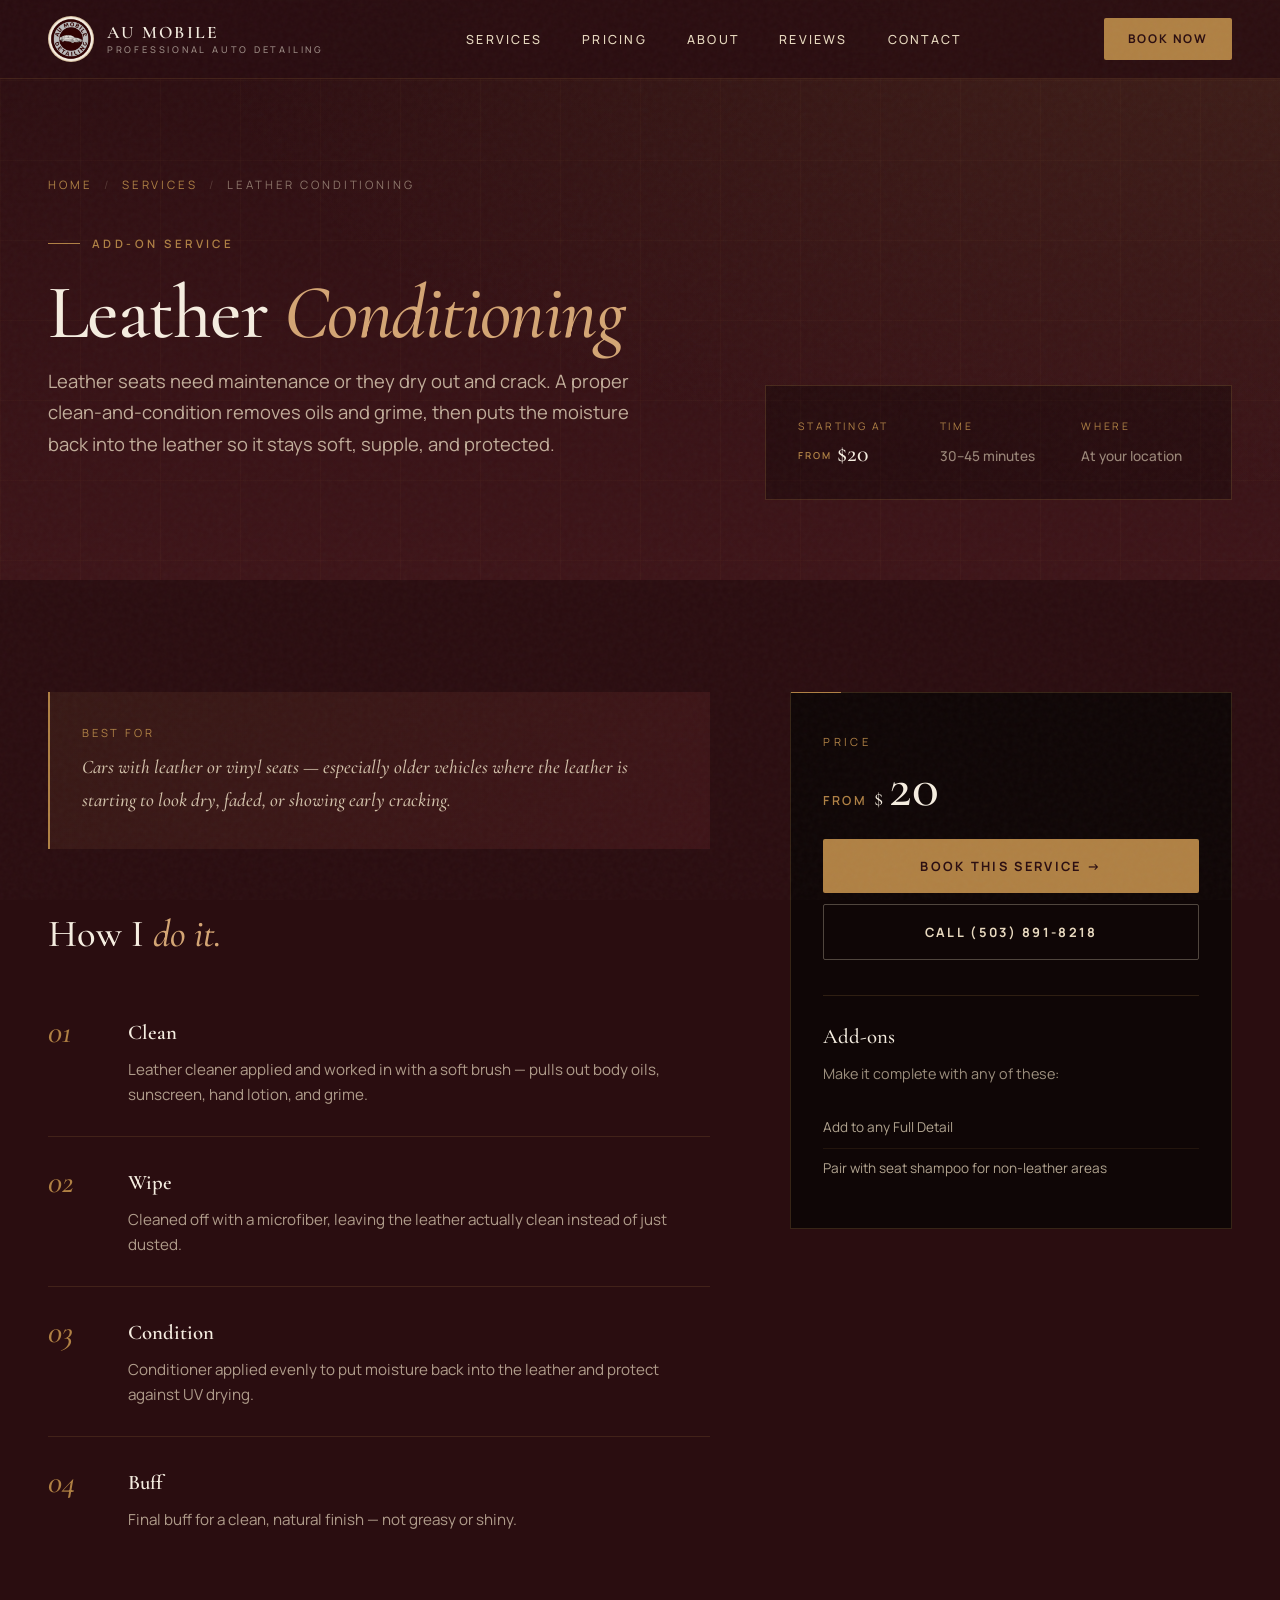
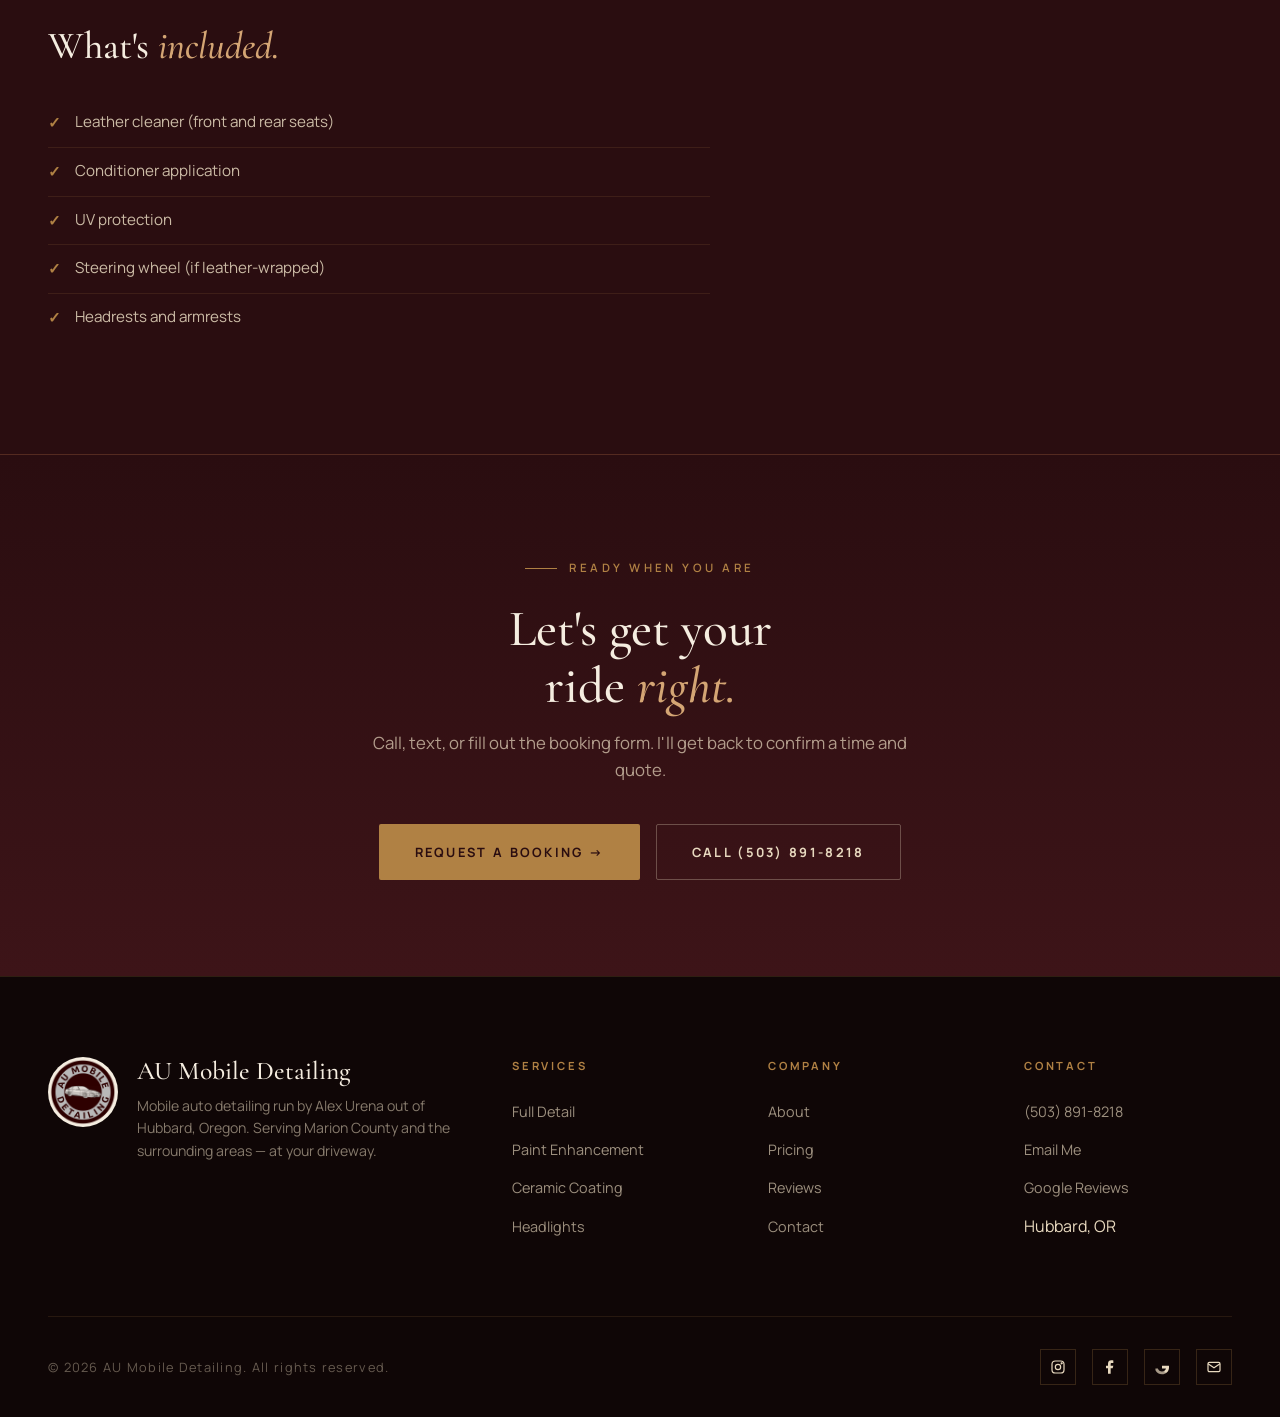
<file: services/leather-conditioning.html>
<!DOCTYPE html>
<html lang="en">
<head>
<meta charset="UTF-8" />
<meta name="viewport" content="width=device-width, initial-scale=1.0" />
<title>Leather Conditioning — AU Mobile Detailing</title>
<meta name="description" content="Leather seats need maintenance or they dry out and crack. A proper clean-and-condition removes oils and grime, then puts the moisture back into the..." />
<link rel="icon" type="image/png" href="../assets/logo.png">
<link rel="preconnect" href="https://fonts.googleapis.com">
<link rel="preconnect" href="https://fonts.gstatic.com" crossorigin>
<link href="https://fonts.googleapis.com/css2?family=Cormorant+Garamond:ital,wght@0,400;0,500;0,600;0,700;1,400;1,500&family=Manrope:wght@300;400;500;600;700;800&display=swap" rel="stylesheet">
<link rel="stylesheet" href="../assets/style.css">
<style>
  .page-hero {
    padding: 11rem 3rem 5rem;
    background:
      radial-gradient(ellipse at top right, rgba(176, 129, 68, 0.15), transparent 60%),
      linear-gradient(180deg, var(--maroon-deep) 0%, var(--maroon) 100%);
    position: relative;
    overflow: hidden;
  }
  .page-hero::before {
    content: '';
    position: absolute;
    inset: 0;
    background-image:
      linear-gradient(rgba(176,129,68,0.04) 1px, transparent 1px),
      linear-gradient(90deg, rgba(176,129,68,0.04) 1px, transparent 1px);
    background-size: 80px 80px;
    pointer-events: none;
  }
  .breadcrumb {
    font-size: 0.72rem;
    letter-spacing: 0.25em;
    text-transform: uppercase;
    color: rgba(232, 217, 191, 0.5);
    margin-bottom: 2rem;
    position: relative;
  }
  .breadcrumb a {
    color: var(--bronze);
    text-decoration: none;
    transition: color 0.3s;
  }
  .breadcrumb a:hover { color: var(--bronze-light); }
  .breadcrumb .sep { margin: 0 0.7rem; opacity: 0.4; }
  .page-hero-wrap {
    max-width: 1400px;
    margin: 0 auto;
    display: grid;
    grid-template-columns: 1.4fr 1fr;
    gap: 4rem;
    align-items: end;
    position: relative;
    z-index: 2;
  }
  .page-hero h1 {
    font-family: 'Cormorant Garamond', serif;
    font-size: clamp(2.8rem, 6vw, 5.5rem);
    line-height: 0.95;
    font-weight: 500;
    color: var(--bone);
    margin-bottom: 1rem;
    letter-spacing: -0.02em;
  }
  .page-hero h1 em { font-style: italic; color: var(--bronze-light); }
  .page-hero .lead {
    font-size: 1.15rem;
    color: rgba(232, 217, 191, 0.78);
    line-height: 1.7;
    max-width: 600px;
    margin-bottom: 2.5rem;
  }
  .page-hero-meta {
    display: grid;
    grid-template-columns: repeat(3, 1fr);
    gap: 1.5rem;
    padding: 2rem;
    background: rgba(0,0,0,0.3);
    border: 1px solid rgba(176, 129, 68, 0.25);
  }
  .meta-block .meta-label {
    font-size: 0.65rem;
    letter-spacing: 0.25em;
    text-transform: uppercase;
    color: var(--bronze);
    margin-bottom: 0.4rem;
  }
  .meta-block .meta-value {
    font-family: 'Cormorant Garamond', serif;
    font-size: 1.5rem;
    color: var(--bone);
    line-height: 1.1;
    font-weight: 500;
  }
  .meta-block .meta-value .small {
    font-size: 0.85rem;
    color: rgba(232, 217, 191, 0.6);
    font-family: 'Manrope', sans-serif;
  }
  .meta-block .meta-value .from {
    font-size: 0.6rem;
    color: var(--bronze);
    letter-spacing: 0.2em;
    text-transform: uppercase;
    font-family: 'Manrope', sans-serif;
    font-weight: 600;
    margin-right: 0.3rem;
    vertical-align: middle;
  }

  .content-section {
    padding: 7rem 3rem;
    background: var(--maroon-deep);
  }
  .content-grid {
    max-width: 1400px;
    margin: 0 auto;
    display: grid;
    grid-template-columns: 1.5fr 1fr;
    gap: 5rem;
    align-items: start;
  }
  .content-main h2 {
    font-family: 'Cormorant Garamond', serif;
    font-size: clamp(1.8rem, 3vw, 2.5rem);
    font-weight: 500;
    color: var(--bone);
    margin-bottom: 2rem;
    line-height: 1.1;
  }
  .content-main h2 em { font-style: italic; color: var(--bronze-light); }
  .content-main h2:not(:first-child) { margin-top: 4rem; }

  .ideal-for {
    padding: 2rem;
    background: linear-gradient(135deg, rgba(176, 129, 68, 0.1), rgba(90, 29, 34, 0.4));
    border-left: 2px solid var(--bronze);
    margin-bottom: 3rem;
  }
  .ideal-for .label {
    font-size: 0.7rem;
    letter-spacing: 0.25em;
    text-transform: uppercase;
    color: var(--bronze);
    margin-bottom: 0.6rem;
  }
  .ideal-for p {
    color: rgba(232, 217, 191, 0.88);
    line-height: 1.7;
    font-style: italic;
    font-family: 'Cormorant Garamond', serif;
    font-size: 1.2rem;
    font-weight: 500;
  }

  .process { list-style: none; counter-reset: step; }
  .process li {
    counter-increment: step;
    padding: 1.8rem 0 1.8rem 5rem;
    border-bottom: 1px solid rgba(176, 129, 68, 0.18);
    position: relative;
  }
  .process li:last-child { border-bottom: none; }
  .process li::before {
    content: counter(step, decimal-leading-zero);
    position: absolute;
    left: 0;
    top: 1.8rem;
    font-family: 'Cormorant Garamond', serif;
    font-style: italic;
    font-size: 2rem;
    color: var(--bronze);
    font-weight: 500;
    line-height: 1;
  }
  .process h4 {
    font-family: 'Cormorant Garamond', serif;
    font-size: 1.3rem;
    color: var(--bone);
    margin-bottom: 0.5rem;
    font-weight: 600;
  }
  .process p {
    color: rgba(232, 217, 191, 0.7);
    font-size: 0.95rem;
    line-height: 1.65;
  }

  .includes-list { list-style: none; }
  .includes-list li {
    padding: 0.7rem 0;
    border-bottom: 1px solid rgba(176, 129, 68, 0.15);
    color: rgba(232, 217, 191, 0.85);
    font-size: 0.95rem;
    display: flex;
    gap: 0.85rem;
    align-items: flex-start;
  }
  .includes-list li:last-child { border-bottom: none; }
  .includes-list li::before {
    content: '✓';
    color: var(--bronze);
    font-weight: 700;
    flex-shrink: 0;
    margin-top: 1px;
  }

  .sidebar {
    position: sticky;
    top: 100px;
    padding: 2.5rem 2rem;
    background: var(--ink);
    border: 1px solid rgba(176, 129, 68, 0.25);
  }
  .sidebar::before {
    content: '';
    position: absolute;
    top: -1px; left: 0;
    width: 50px;
    height: 1px;
    background: var(--bronze);
  }
  .sidebar .label {
    font-size: 0.7rem;
    letter-spacing: 0.3em;
    text-transform: uppercase;
    color: var(--bronze);
    margin-bottom: 0.5rem;
  }
  .sidebar .big-price {
    font-family: 'Cormorant Garamond', serif;
    display: flex;
    align-items: baseline;
    gap: 0.4rem;
    margin-bottom: 1.5rem;
    line-height: 1;
  }
  .sidebar .big-price .from {
    font-size: 0.78rem;
    color: var(--bronze);
    letter-spacing: 0.2em;
    text-transform: uppercase;
    font-family: 'Manrope', sans-serif;
    font-weight: 600;
  }
  .sidebar .big-price .dollar { font-size: 1.4rem; color: var(--bone); }
  .sidebar .big-price .num { font-size: 3.5rem; color: var(--bone); font-weight: 500; }
  .sidebar .quote-only {
    font-family: 'Cormorant Garamond', serif;
    font-style: italic;
    font-size: 1.6rem;
    color: var(--bone);
    margin-bottom: 1.5rem;
    line-height: 1.2;
  }

  .sidebar h4 {
    font-family: 'Cormorant Garamond', serif;
    font-size: 1.3rem;
    color: var(--bone);
    margin-bottom: 0.5rem;
    margin-top: 1.5rem;
    font-weight: 500;
  }
  .sidebar p {
    color: rgba(232, 217, 191, 0.65);
    font-size: 0.9rem;
    line-height: 1.6;
    margin-bottom: 1.5rem;
  }
  .sidebar .btn-primary, .sidebar .btn-secondary {
    width: 100%;
    justify-content: center;
    margin-bottom: 0.7rem;
  }
  .sidebar .pop-divider {
    margin: 1.5rem 0;
    height: 1px;
    background: rgba(176, 129, 68, 0.2);
  }
  .sidebar .addon-list {
    list-style: none;
    margin-top: 0.5rem;
  }
  .sidebar .addon-list li {
    padding: 0.55rem 0;
    border-bottom: 1px solid rgba(176, 129, 68, 0.12);
    font-size: 0.85rem;
    color: rgba(232, 217, 191, 0.75);
  }
  .sidebar .addon-list li:last-child { border-bottom: none; }

  .page-cta {
    background: linear-gradient(180deg, var(--maroon-deep), var(--maroon));
    padding: 6rem 3rem;
    text-align: center;
    border-top: 1px solid rgba(176, 129, 68, 0.2);
  }
  .page-cta h2 {
    font-family: 'Cormorant Garamond', serif;
    font-size: clamp(2rem, 4vw, 3.5rem);
    font-weight: 500;
    color: var(--bone);
    margin-bottom: 1rem;
    line-height: 1.1;
  }
  .page-cta h2 em { font-style: italic; color: var(--bronze-light); }
  .page-cta p {
    color: rgba(232, 217, 191, 0.7);
    margin-bottom: 2.5rem;
    max-width: 560px;
    margin-left: auto;
    margin-right: auto;
    font-size: 1.05rem;
  }
  .page-cta-actions {
    display: flex;
    gap: 1rem;
    justify-content: center;
    flex-wrap: wrap;
  }

  @media (max-width: 900px) {
    .page-hero { padding: 8rem 1.25rem 4rem; }
    .page-hero-wrap { grid-template-columns: 1fr; gap: 2rem; }
    .page-hero-meta { grid-template-columns: 1fr; gap: 1rem; padding: 1.5rem; }
    .content-section { padding: 4rem 1.25rem; }
    .content-grid { grid-template-columns: 1fr; gap: 3rem; }
    .sidebar { position: static; }
    .process li { padding-left: 4rem; }
    .page-cta { padding: 4rem 1.25rem; }
  }
</style>
</head>
<body>

<nav id="nav">
  <a href="../index.html" class="nav-brand">
    <img src="../assets/logo.png" alt="AU Mobile Detailing">
    <div class="nav-brand-text">
      AU <span>Mobile</span><br>
      <small>Professional Auto Detailing</small>
    </div>
  </a>
  <ul class="nav-links" id="navLinks">
    <li><a href="../index.html#services">Services</a></li>
    <li><a href="../index.html#pricing">Pricing</a></li>
    <li><a href="../index.html#about">About</a></li>
    <li><a href="../index.html#reviews">Reviews</a></li>
    <li><a href="../index.html#book">Contact</a></li>
  </ul>
  <a href="../index.html#book" class="nav-cta">Book Now</a>
  <button class="menu-toggle" id="menuToggle">☰</button>
</nav>

<section class="page-hero">
  <div class="page-hero-wrap">
    <div>
      <div class="breadcrumb"><a href="../index.html">Home</a><span class="sep">/</span><a href="../index.html#services">Services</a><span class="sep">/</span>Leather Conditioning</div>
      <div class="eyebrow">Add-On Service</div>
      <h1>Leather <em>Conditioning</em></h1>
      <p class="lead">Leather seats need maintenance or they dry out and crack. A proper clean-and-condition removes oils and grime, then puts the moisture back into the leather so it stays soft, supple, and protected.</p>
    </div>
    <div class="page-hero-meta">
      <div class="meta-block">
        <div class="meta-label">Starting at</div>
        <div class="meta-value"><span class="from">from</span>$20</div>
      </div>
      <div class="meta-block">
        <div class="meta-label">Time</div>
        <div class="meta-value"><span class="small">30–45 minutes</span></div>
      </div>
      <div class="meta-block">
        <div class="meta-label">Where</div>
        <div class="meta-value"><span class="small">At your location</span></div>
      </div>
    </div>
  </div>
</section>

<section class="content-section">
  <div class="content-grid">
    <div class="content-main">
      <div class="ideal-for">
        <div class="label">Best for</div>
        <p>Cars with leather or vinyl seats — especially older vehicles where the leather is starting to look dry, faded, or showing early cracking.</p>
      </div>

      <h2>How I <em>do it.</em></h2>
      <ol class="process">
        <li><h4>Clean</h4><p>Leather cleaner applied and worked in with a soft brush — pulls out body oils, sunscreen, hand lotion, and grime.</p></li>
        <li><h4>Wipe</h4><p>Cleaned off with a microfiber, leaving the leather actually clean instead of just dusted.</p></li>
        <li><h4>Condition</h4><p>Conditioner applied evenly to put moisture back into the leather and protect against UV drying.</p></li>
        <li><h4>Buff</h4><p>Final buff for a clean, natural finish — not greasy or shiny.</p></li>
      </ol>

      <h2>What's <em>included.</em></h2>
      <ul class="includes-list">
        <li>Leather cleaner (front and rear seats)</li>
        <li>Conditioner application</li>
        <li>UV protection</li>
        <li>Steering wheel (if leather-wrapped)</li>
        <li>Headrests and armrests</li>
      </ul>
    </div>

    <aside class="sidebar">
      <div class="label">Price</div>
      <div class="big-price">
        <span class="from">from</span>
        <span class="dollar">$</span>
        <span class="num">20</span>
      </div>
      <a href="../index.html#book" class="btn-primary">Book This Service →</a>
      <a href="tel:5038918218" class="btn-secondary">Call (503) 891-8218</a>

      <div class="pop-divider"></div>

      <h4>Add-ons</h4>
      <p>Make it complete with any of these:</p>
      <ul class="addon-list">
        <li>Add to any Full Detail</li>
        <li>Pair with seat shampoo for non-leather areas</li>
      </ul>
    </aside>
  </div>
</section>

<section class="page-cta">
  <div class="eyebrow" style="justify-content: center; display: inline-flex;">Ready when you are</div>
  <h2>Let's get your<br>ride <em>right.</em></h2>
  <p>Call, text, or fill out the booking form. I'll get back to confirm a time and quote.</p>
  <div class="page-cta-actions">
    <a href="../index.html#book" class="btn-primary">Request a Booking →</a>
    <a href="tel:5038918218" class="btn-secondary">Call (503) 891-8218</a>
  </div>
</section>

<footer>
  <div class="footer-top">
    <div class="footer-brand">
      <img src="../assets/logo.png" alt="AU Mobile Detailing">
      <div>
        <h3>AU <em>Mobile</em> Detailing</h3>
        <p>Mobile auto detailing run by Alex Urena out of Hubbard, Oregon. Serving Marion County and the surrounding areas — at your driveway.</p>
      </div>
    </div>
    <div class="footer-col">
      <h4>Services</h4>
      <ul>
        <li><a href="full-detail.html">Full Detail</a></li>
        <li><a href="paint-correction.html">Paint Enhancement</a></li>
        <li><a href="ceramic-coating.html">Ceramic Coating</a></li>
        <li><a href="headlight-restoration.html">Headlights</a></li>
      </ul>
    </div>
    <div class="footer-col">
      <h4>Company</h4>
      <ul>
        <li><a href="../index.html#about">About</a></li>
        <li><a href="../index.html#pricing">Pricing</a></li>
        <li><a href="../index.html#reviews">Reviews</a></li>
        <li><a href="../index.html#book">Contact</a></li>
      </ul>
    </div>
    <div class="footer-col">
      <h4>Contact</h4>
      <ul>
        <li><a href="tel:5038918218">(503) 891-8218</a></li>
        <li><a href="mailto:aumobiledetailing1@gmail.com">Email Me</a></li>
        <li><a href="https://share.google/s7UdCYcr3obEj5vlN" target="_blank" rel="noopener">Google Reviews</a></li>
        <li>Hubbard, OR</li>
      </ul>
    </div>
  </div>
  <div class="footer-bottom">
    <p>© <span id="year"></span> AU Mobile Detailing. All rights reserved.</p>
    <div class="socials">
      <a href="https://instagram.com/au.mobiledetailing" target="_blank" rel="noopener" aria-label="Instagram">
        <svg width="16" height="16" viewBox="0 0 24 24" fill="none" stroke="currentColor" stroke-width="1.8"><rect x="3" y="3" width="18" height="18" rx="5"/><circle cx="12" cy="12" r="4"/><circle cx="17.5" cy="6.5" r="0.8" fill="currentColor"/></svg>
      </a>
      <a href="https://facebook.com/au.mobiledetailing" target="_blank" rel="noopener" aria-label="Facebook">
        <svg width="16" height="16" viewBox="0 0 24 24" fill="currentColor"><path d="M13 22v-8h3l1-4h-4V7.5c0-1.1.4-1.5 1.5-1.5H17V2.3c-.6-.1-1.7-.3-3-.3-3 0-5 1.8-5 5v3H6v4h3v8h4z"/></svg>
      </a>
      <a href="https://share.google/s7UdCYcr3obEj5vlN" target="_blank" rel="noopener" aria-label="Google Reviews">
        <svg width="16" height="16" viewBox="0 0 24 24"><path fill="currentColor" d="M22.56 12.25c0-.78-.07-1.53-.2-2.25H12v4.26h5.92c-.26 1.37-1.04 2.53-2.21 3.31v2.77h3.57c2.08-1.92 3.28-4.74 3.28-8.09z"/><path fill="currentColor" d="M12 23c2.97 0 5.46-.98 7.28-2.66l-3.57-2.77c-.98.66-2.23 1.06-3.71 1.06-2.86 0-5.29-1.93-6.16-4.53H2.18v2.84C3.99 20.53 7.7 23 12 23z" opacity="0.7"/></svg>
      </a>
      <a href="mailto:aumobiledetailing1@gmail.com" aria-label="Email">
        <svg width="16" height="16" viewBox="0 0 24 24" fill="none" stroke="currentColor" stroke-width="1.8"><rect x="3" y="5" width="18" height="14" rx="2"/><path d="M3 7l9 6 9-6"/></svg>
      </a>
    </div>
  </div>
</footer>

<script>
  document.getElementById('year').textContent = new Date().getFullYear();
  const nav = document.getElementById('nav');
  window.addEventListener('scroll', () => {
    nav.classList.toggle('scrolled', window.scrollY > 30);
  });
  document.getElementById('menuToggle').addEventListener('click', () => {
    document.getElementById('navLinks').classList.toggle('open');
  });
  document.querySelectorAll('.nav-links a').forEach(a => {
    a.addEventListener('click', () => document.getElementById('navLinks').classList.remove('open'));
  });
</script>

</body>
</html>
</file>
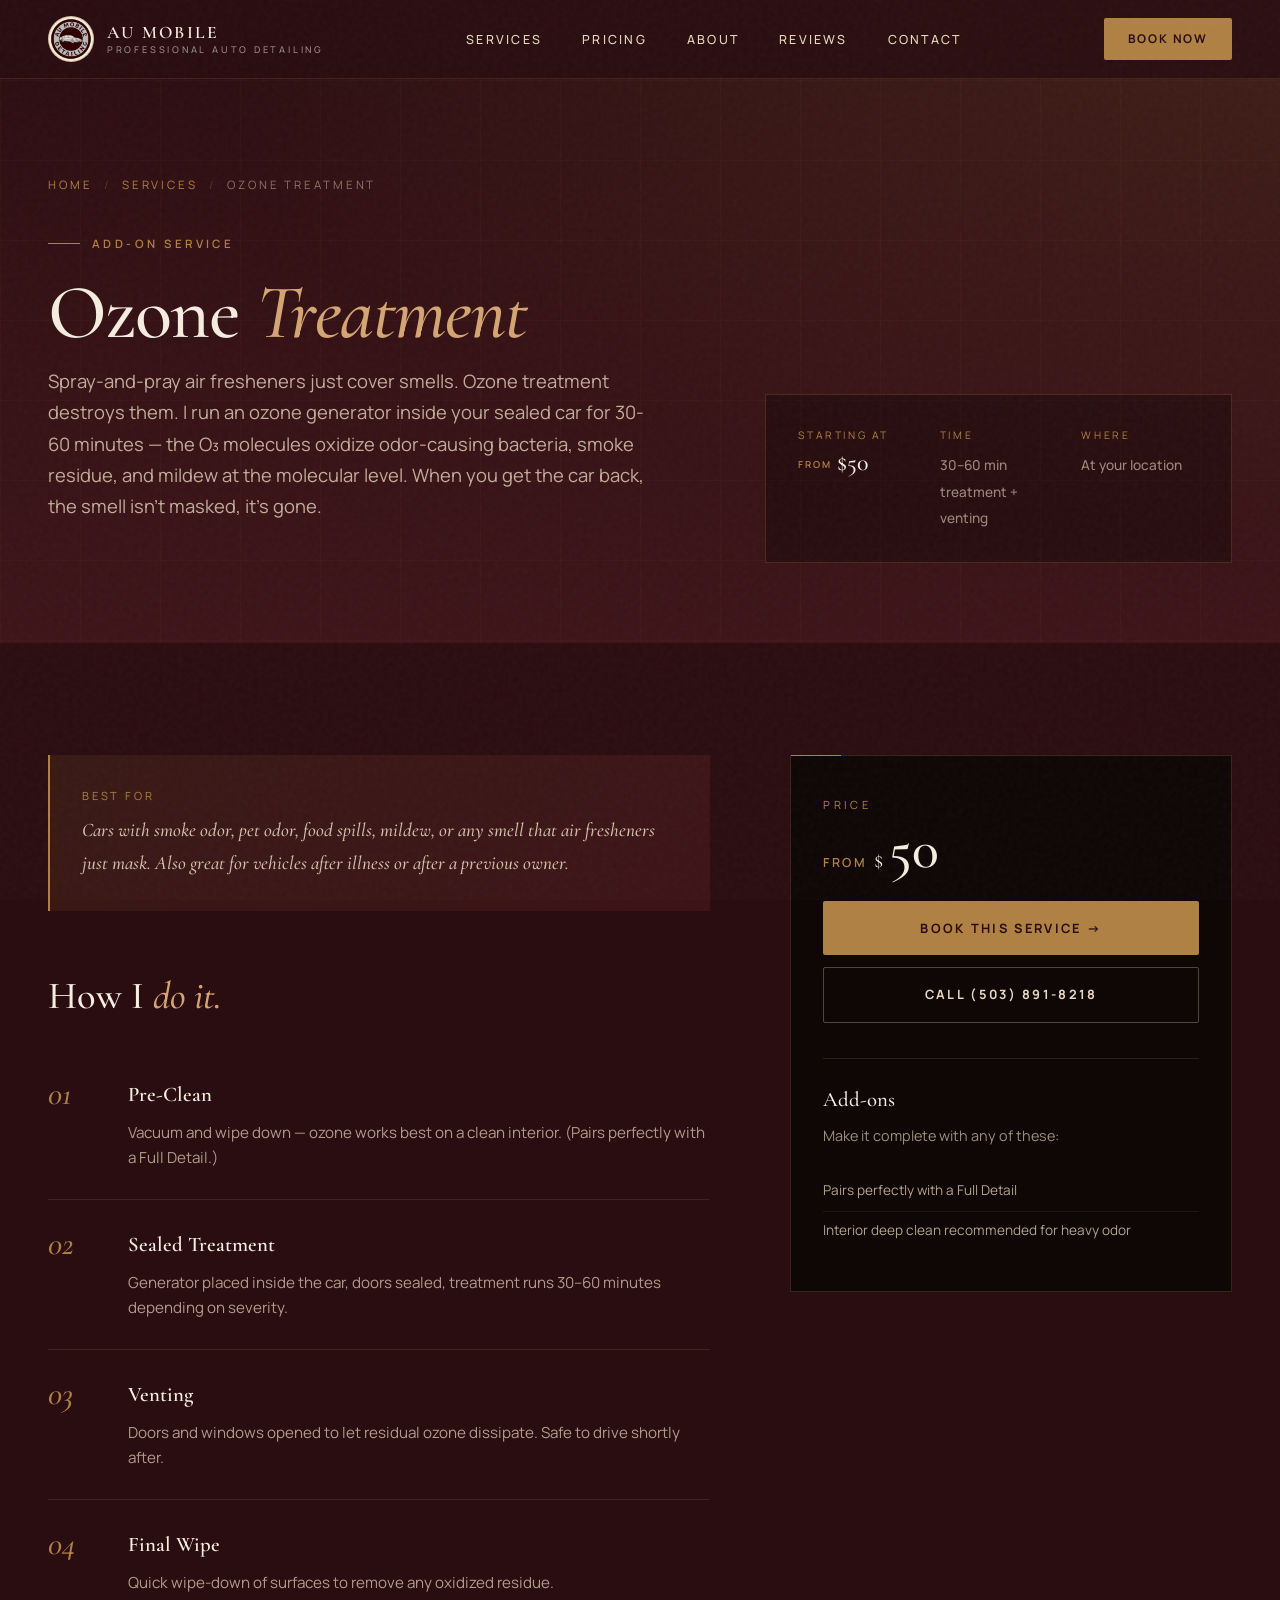
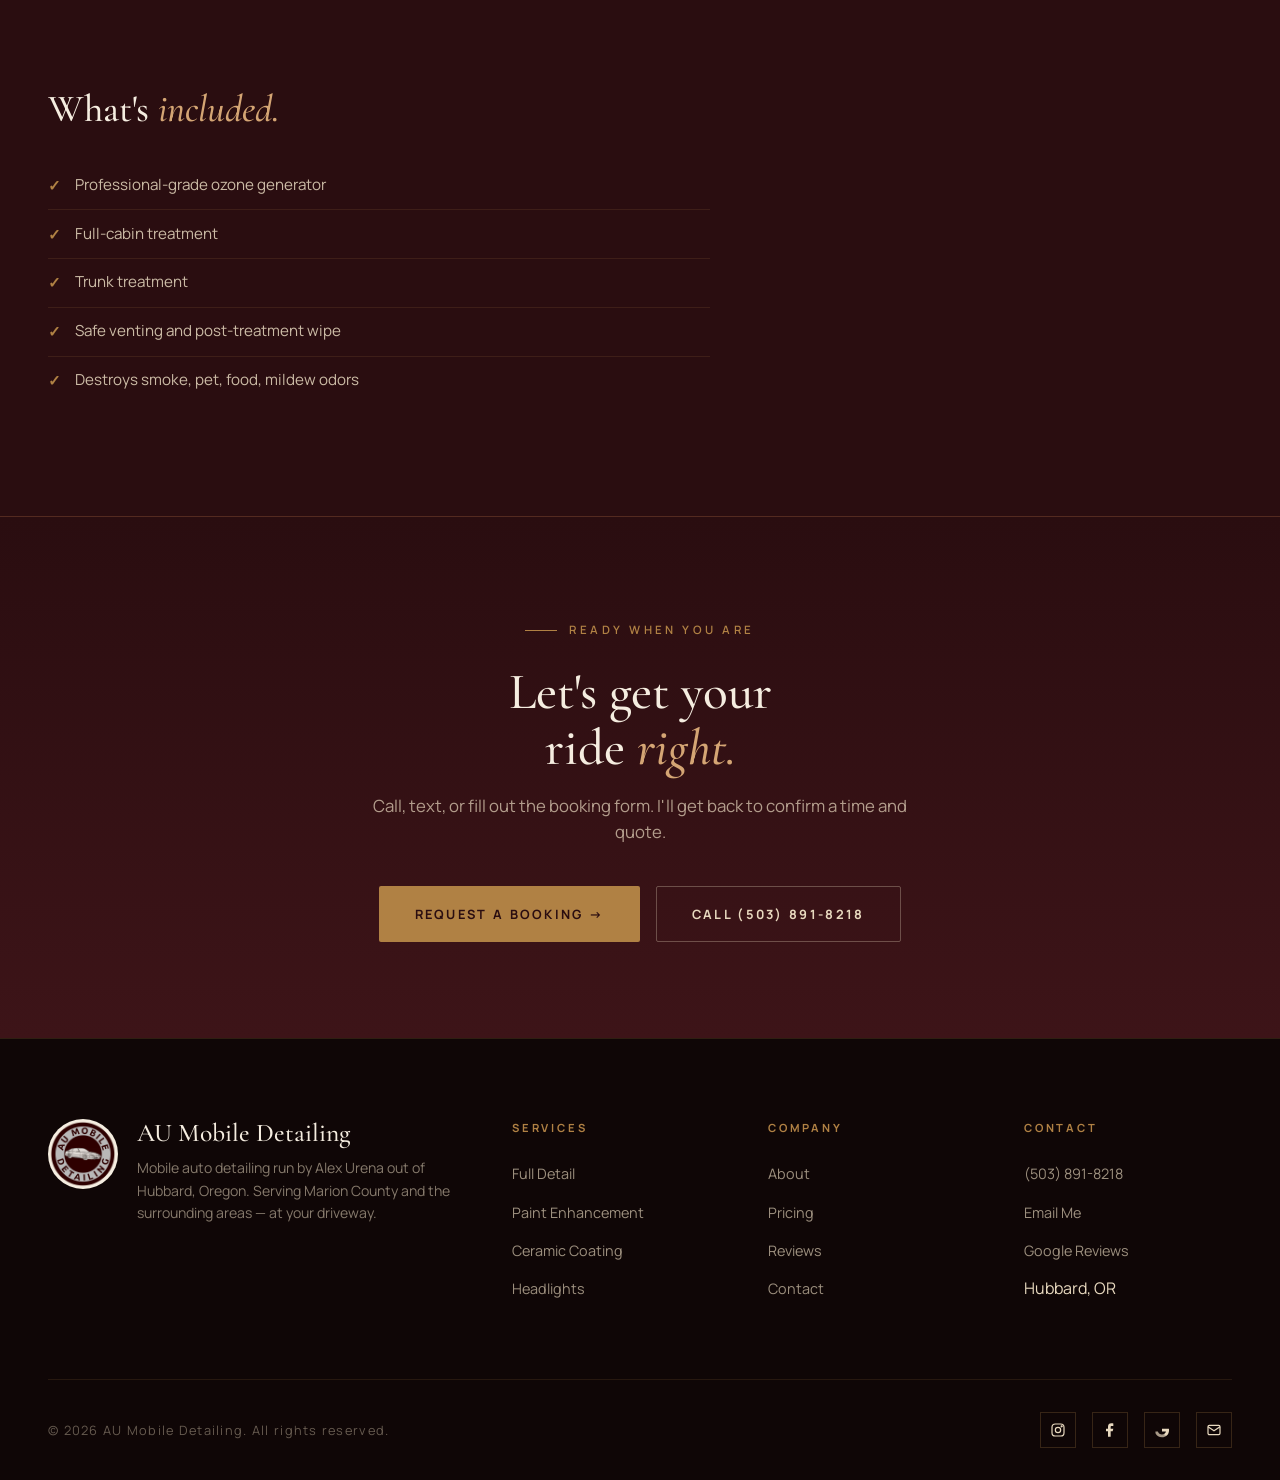
<file: services/ozone-treatment.html>
<!DOCTYPE html>
<html lang="en">
<head>
<meta charset="UTF-8" />
<meta name="viewport" content="width=device-width, initial-scale=1.0" />
<title>Ozone Treatment — AU Mobile Detailing</title>
<meta name="description" content="Spray-and-pray air fresheners just cover smells. Ozone treatment destroys them. I run an ozone generator inside your sealed car for 30-60 minutes — the O₃..." />
<link rel="icon" type="image/png" href="../assets/logo.png">
<link rel="preconnect" href="https://fonts.googleapis.com">
<link rel="preconnect" href="https://fonts.gstatic.com" crossorigin>
<link href="https://fonts.googleapis.com/css2?family=Cormorant+Garamond:ital,wght@0,400;0,500;0,600;0,700;1,400;1,500&family=Manrope:wght@300;400;500;600;700;800&display=swap" rel="stylesheet">
<link rel="stylesheet" href="../assets/style.css">
<style>
  .page-hero {
    padding: 11rem 3rem 5rem;
    background:
      radial-gradient(ellipse at top right, rgba(176, 129, 68, 0.15), transparent 60%),
      linear-gradient(180deg, var(--maroon-deep) 0%, var(--maroon) 100%);
    position: relative;
    overflow: hidden;
  }
  .page-hero::before {
    content: '';
    position: absolute;
    inset: 0;
    background-image:
      linear-gradient(rgba(176,129,68,0.04) 1px, transparent 1px),
      linear-gradient(90deg, rgba(176,129,68,0.04) 1px, transparent 1px);
    background-size: 80px 80px;
    pointer-events: none;
  }
  .breadcrumb {
    font-size: 0.72rem;
    letter-spacing: 0.25em;
    text-transform: uppercase;
    color: rgba(232, 217, 191, 0.5);
    margin-bottom: 2rem;
    position: relative;
  }
  .breadcrumb a {
    color: var(--bronze);
    text-decoration: none;
    transition: color 0.3s;
  }
  .breadcrumb a:hover { color: var(--bronze-light); }
  .breadcrumb .sep { margin: 0 0.7rem; opacity: 0.4; }
  .page-hero-wrap {
    max-width: 1400px;
    margin: 0 auto;
    display: grid;
    grid-template-columns: 1.4fr 1fr;
    gap: 4rem;
    align-items: end;
    position: relative;
    z-index: 2;
  }
  .page-hero h1 {
    font-family: 'Cormorant Garamond', serif;
    font-size: clamp(2.8rem, 6vw, 5.5rem);
    line-height: 0.95;
    font-weight: 500;
    color: var(--bone);
    margin-bottom: 1rem;
    letter-spacing: -0.02em;
  }
  .page-hero h1 em { font-style: italic; color: var(--bronze-light); }
  .page-hero .lead {
    font-size: 1.15rem;
    color: rgba(232, 217, 191, 0.78);
    line-height: 1.7;
    max-width: 600px;
    margin-bottom: 2.5rem;
  }
  .page-hero-meta {
    display: grid;
    grid-template-columns: repeat(3, 1fr);
    gap: 1.5rem;
    padding: 2rem;
    background: rgba(0,0,0,0.3);
    border: 1px solid rgba(176, 129, 68, 0.25);
  }
  .meta-block .meta-label {
    font-size: 0.65rem;
    letter-spacing: 0.25em;
    text-transform: uppercase;
    color: var(--bronze);
    margin-bottom: 0.4rem;
  }
  .meta-block .meta-value {
    font-family: 'Cormorant Garamond', serif;
    font-size: 1.5rem;
    color: var(--bone);
    line-height: 1.1;
    font-weight: 500;
  }
  .meta-block .meta-value .small {
    font-size: 0.85rem;
    color: rgba(232, 217, 191, 0.6);
    font-family: 'Manrope', sans-serif;
  }
  .meta-block .meta-value .from {
    font-size: 0.6rem;
    color: var(--bronze);
    letter-spacing: 0.2em;
    text-transform: uppercase;
    font-family: 'Manrope', sans-serif;
    font-weight: 600;
    margin-right: 0.3rem;
    vertical-align: middle;
  }

  .content-section {
    padding: 7rem 3rem;
    background: var(--maroon-deep);
  }
  .content-grid {
    max-width: 1400px;
    margin: 0 auto;
    display: grid;
    grid-template-columns: 1.5fr 1fr;
    gap: 5rem;
    align-items: start;
  }
  .content-main h2 {
    font-family: 'Cormorant Garamond', serif;
    font-size: clamp(1.8rem, 3vw, 2.5rem);
    font-weight: 500;
    color: var(--bone);
    margin-bottom: 2rem;
    line-height: 1.1;
  }
  .content-main h2 em { font-style: italic; color: var(--bronze-light); }
  .content-main h2:not(:first-child) { margin-top: 4rem; }

  .ideal-for {
    padding: 2rem;
    background: linear-gradient(135deg, rgba(176, 129, 68, 0.1), rgba(90, 29, 34, 0.4));
    border-left: 2px solid var(--bronze);
    margin-bottom: 3rem;
  }
  .ideal-for .label {
    font-size: 0.7rem;
    letter-spacing: 0.25em;
    text-transform: uppercase;
    color: var(--bronze);
    margin-bottom: 0.6rem;
  }
  .ideal-for p {
    color: rgba(232, 217, 191, 0.88);
    line-height: 1.7;
    font-style: italic;
    font-family: 'Cormorant Garamond', serif;
    font-size: 1.2rem;
    font-weight: 500;
  }

  .process { list-style: none; counter-reset: step; }
  .process li {
    counter-increment: step;
    padding: 1.8rem 0 1.8rem 5rem;
    border-bottom: 1px solid rgba(176, 129, 68, 0.18);
    position: relative;
  }
  .process li:last-child { border-bottom: none; }
  .process li::before {
    content: counter(step, decimal-leading-zero);
    position: absolute;
    left: 0;
    top: 1.8rem;
    font-family: 'Cormorant Garamond', serif;
    font-style: italic;
    font-size: 2rem;
    color: var(--bronze);
    font-weight: 500;
    line-height: 1;
  }
  .process h4 {
    font-family: 'Cormorant Garamond', serif;
    font-size: 1.3rem;
    color: var(--bone);
    margin-bottom: 0.5rem;
    font-weight: 600;
  }
  .process p {
    color: rgba(232, 217, 191, 0.7);
    font-size: 0.95rem;
    line-height: 1.65;
  }

  .includes-list { list-style: none; }
  .includes-list li {
    padding: 0.7rem 0;
    border-bottom: 1px solid rgba(176, 129, 68, 0.15);
    color: rgba(232, 217, 191, 0.85);
    font-size: 0.95rem;
    display: flex;
    gap: 0.85rem;
    align-items: flex-start;
  }
  .includes-list li:last-child { border-bottom: none; }
  .includes-list li::before {
    content: '✓';
    color: var(--bronze);
    font-weight: 700;
    flex-shrink: 0;
    margin-top: 1px;
  }

  .sidebar {
    position: sticky;
    top: 100px;
    padding: 2.5rem 2rem;
    background: var(--ink);
    border: 1px solid rgba(176, 129, 68, 0.25);
  }
  .sidebar::before {
    content: '';
    position: absolute;
    top: -1px; left: 0;
    width: 50px;
    height: 1px;
    background: var(--bronze);
  }
  .sidebar .label {
    font-size: 0.7rem;
    letter-spacing: 0.3em;
    text-transform: uppercase;
    color: var(--bronze);
    margin-bottom: 0.5rem;
  }
  .sidebar .big-price {
    font-family: 'Cormorant Garamond', serif;
    display: flex;
    align-items: baseline;
    gap: 0.4rem;
    margin-bottom: 1.5rem;
    line-height: 1;
  }
  .sidebar .big-price .from {
    font-size: 0.78rem;
    color: var(--bronze);
    letter-spacing: 0.2em;
    text-transform: uppercase;
    font-family: 'Manrope', sans-serif;
    font-weight: 600;
  }
  .sidebar .big-price .dollar { font-size: 1.4rem; color: var(--bone); }
  .sidebar .big-price .num { font-size: 3.5rem; color: var(--bone); font-weight: 500; }
  .sidebar .quote-only {
    font-family: 'Cormorant Garamond', serif;
    font-style: italic;
    font-size: 1.6rem;
    color: var(--bone);
    margin-bottom: 1.5rem;
    line-height: 1.2;
  }

  .sidebar h4 {
    font-family: 'Cormorant Garamond', serif;
    font-size: 1.3rem;
    color: var(--bone);
    margin-bottom: 0.5rem;
    margin-top: 1.5rem;
    font-weight: 500;
  }
  .sidebar p {
    color: rgba(232, 217, 191, 0.65);
    font-size: 0.9rem;
    line-height: 1.6;
    margin-bottom: 1.5rem;
  }
  .sidebar .btn-primary, .sidebar .btn-secondary {
    width: 100%;
    justify-content: center;
    margin-bottom: 0.7rem;
  }
  .sidebar .pop-divider {
    margin: 1.5rem 0;
    height: 1px;
    background: rgba(176, 129, 68, 0.2);
  }
  .sidebar .addon-list {
    list-style: none;
    margin-top: 0.5rem;
  }
  .sidebar .addon-list li {
    padding: 0.55rem 0;
    border-bottom: 1px solid rgba(176, 129, 68, 0.12);
    font-size: 0.85rem;
    color: rgba(232, 217, 191, 0.75);
  }
  .sidebar .addon-list li:last-child { border-bottom: none; }

  .page-cta {
    background: linear-gradient(180deg, var(--maroon-deep), var(--maroon));
    padding: 6rem 3rem;
    text-align: center;
    border-top: 1px solid rgba(176, 129, 68, 0.2);
  }
  .page-cta h2 {
    font-family: 'Cormorant Garamond', serif;
    font-size: clamp(2rem, 4vw, 3.5rem);
    font-weight: 500;
    color: var(--bone);
    margin-bottom: 1rem;
    line-height: 1.1;
  }
  .page-cta h2 em { font-style: italic; color: var(--bronze-light); }
  .page-cta p {
    color: rgba(232, 217, 191, 0.7);
    margin-bottom: 2.5rem;
    max-width: 560px;
    margin-left: auto;
    margin-right: auto;
    font-size: 1.05rem;
  }
  .page-cta-actions {
    display: flex;
    gap: 1rem;
    justify-content: center;
    flex-wrap: wrap;
  }

  @media (max-width: 900px) {
    .page-hero { padding: 8rem 1.25rem 4rem; }
    .page-hero-wrap { grid-template-columns: 1fr; gap: 2rem; }
    .page-hero-meta { grid-template-columns: 1fr; gap: 1rem; padding: 1.5rem; }
    .content-section { padding: 4rem 1.25rem; }
    .content-grid { grid-template-columns: 1fr; gap: 3rem; }
    .sidebar { position: static; }
    .process li { padding-left: 4rem; }
    .page-cta { padding: 4rem 1.25rem; }
  }
</style>
</head>
<body>

<nav id="nav">
  <a href="../index.html" class="nav-brand">
    <img src="../assets/logo.png" alt="AU Mobile Detailing">
    <div class="nav-brand-text">
      AU <span>Mobile</span><br>
      <small>Professional Auto Detailing</small>
    </div>
  </a>
  <ul class="nav-links" id="navLinks">
    <li><a href="../index.html#services">Services</a></li>
    <li><a href="../index.html#pricing">Pricing</a></li>
    <li><a href="../index.html#about">About</a></li>
    <li><a href="../index.html#reviews">Reviews</a></li>
    <li><a href="../index.html#book">Contact</a></li>
  </ul>
  <a href="../index.html#book" class="nav-cta">Book Now</a>
  <button class="menu-toggle" id="menuToggle">☰</button>
</nav>

<section class="page-hero">
  <div class="page-hero-wrap">
    <div>
      <div class="breadcrumb"><a href="../index.html">Home</a><span class="sep">/</span><a href="../index.html#services">Services</a><span class="sep">/</span>Ozone Treatment</div>
      <div class="eyebrow">Add-On Service</div>
      <h1>Ozone <em>Treatment</em></h1>
      <p class="lead">Spray-and-pray air fresheners just cover smells. Ozone treatment destroys them. I run an ozone generator inside your sealed car for 30-60 minutes — the O₃ molecules oxidize odor-causing bacteria, smoke residue, and mildew at the molecular level. When you get the car back, the smell isn't masked, it's gone.</p>
    </div>
    <div class="page-hero-meta">
      <div class="meta-block">
        <div class="meta-label">Starting at</div>
        <div class="meta-value"><span class="from">from</span>$50</div>
      </div>
      <div class="meta-block">
        <div class="meta-label">Time</div>
        <div class="meta-value"><span class="small">30–60 min treatment + venting</span></div>
      </div>
      <div class="meta-block">
        <div class="meta-label">Where</div>
        <div class="meta-value"><span class="small">At your location</span></div>
      </div>
    </div>
  </div>
</section>

<section class="content-section">
  <div class="content-grid">
    <div class="content-main">
      <div class="ideal-for">
        <div class="label">Best for</div>
        <p>Cars with smoke odor, pet odor, food spills, mildew, or any smell that air fresheners just mask. Also great for vehicles after illness or after a previous owner.</p>
      </div>

      <h2>How I <em>do it.</em></h2>
      <ol class="process">
        <li><h4>Pre-Clean</h4><p>Vacuum and wipe down — ozone works best on a clean interior. (Pairs perfectly with a Full Detail.)</p></li>
        <li><h4>Sealed Treatment</h4><p>Generator placed inside the car, doors sealed, treatment runs 30–60 minutes depending on severity.</p></li>
        <li><h4>Venting</h4><p>Doors and windows opened to let residual ozone dissipate. Safe to drive shortly after.</p></li>
        <li><h4>Final Wipe</h4><p>Quick wipe-down of surfaces to remove any oxidized residue.</p></li>
      </ol>

      <h2>What's <em>included.</em></h2>
      <ul class="includes-list">
        <li>Professional-grade ozone generator</li>
        <li>Full-cabin treatment</li>
        <li>Trunk treatment</li>
        <li>Safe venting and post-treatment wipe</li>
        <li>Destroys smoke, pet, food, mildew odors</li>
      </ul>
    </div>

    <aside class="sidebar">
      <div class="label">Price</div>
      <div class="big-price">
        <span class="from">from</span>
        <span class="dollar">$</span>
        <span class="num">50</span>
      </div>
      <a href="../index.html#book" class="btn-primary">Book This Service →</a>
      <a href="tel:5038918218" class="btn-secondary">Call (503) 891-8218</a>

      <div class="pop-divider"></div>

      <h4>Add-ons</h4>
      <p>Make it complete with any of these:</p>
      <ul class="addon-list">
        <li>Pairs perfectly with a Full Detail</li>
        <li>Interior deep clean recommended for heavy odor</li>
      </ul>
    </aside>
  </div>
</section>

<section class="page-cta">
  <div class="eyebrow" style="justify-content: center; display: inline-flex;">Ready when you are</div>
  <h2>Let's get your<br>ride <em>right.</em></h2>
  <p>Call, text, or fill out the booking form. I'll get back to confirm a time and quote.</p>
  <div class="page-cta-actions">
    <a href="../index.html#book" class="btn-primary">Request a Booking →</a>
    <a href="tel:5038918218" class="btn-secondary">Call (503) 891-8218</a>
  </div>
</section>

<footer>
  <div class="footer-top">
    <div class="footer-brand">
      <img src="../assets/logo.png" alt="AU Mobile Detailing">
      <div>
        <h3>AU <em>Mobile</em> Detailing</h3>
        <p>Mobile auto detailing run by Alex Urena out of Hubbard, Oregon. Serving Marion County and the surrounding areas — at your driveway.</p>
      </div>
    </div>
    <div class="footer-col">
      <h4>Services</h4>
      <ul>
        <li><a href="full-detail.html">Full Detail</a></li>
        <li><a href="paint-correction.html">Paint Enhancement</a></li>
        <li><a href="ceramic-coating.html">Ceramic Coating</a></li>
        <li><a href="headlight-restoration.html">Headlights</a></li>
      </ul>
    </div>
    <div class="footer-col">
      <h4>Company</h4>
      <ul>
        <li><a href="../index.html#about">About</a></li>
        <li><a href="../index.html#pricing">Pricing</a></li>
        <li><a href="../index.html#reviews">Reviews</a></li>
        <li><a href="../index.html#book">Contact</a></li>
      </ul>
    </div>
    <div class="footer-col">
      <h4>Contact</h4>
      <ul>
        <li><a href="tel:5038918218">(503) 891-8218</a></li>
        <li><a href="mailto:aumobiledetailing1@gmail.com">Email Me</a></li>
        <li><a href="https://share.google/s7UdCYcr3obEj5vlN" target="_blank" rel="noopener">Google Reviews</a></li>
        <li>Hubbard, OR</li>
      </ul>
    </div>
  </div>
  <div class="footer-bottom">
    <p>© <span id="year"></span> AU Mobile Detailing. All rights reserved.</p>
    <div class="socials">
      <a href="https://instagram.com/au.mobiledetailing" target="_blank" rel="noopener" aria-label="Instagram">
        <svg width="16" height="16" viewBox="0 0 24 24" fill="none" stroke="currentColor" stroke-width="1.8"><rect x="3" y="3" width="18" height="18" rx="5"/><circle cx="12" cy="12" r="4"/><circle cx="17.5" cy="6.5" r="0.8" fill="currentColor"/></svg>
      </a>
      <a href="https://facebook.com/au.mobiledetailing" target="_blank" rel="noopener" aria-label="Facebook">
        <svg width="16" height="16" viewBox="0 0 24 24" fill="currentColor"><path d="M13 22v-8h3l1-4h-4V7.5c0-1.1.4-1.5 1.5-1.5H17V2.3c-.6-.1-1.7-.3-3-.3-3 0-5 1.8-5 5v3H6v4h3v8h4z"/></svg>
      </a>
      <a href="https://share.google/s7UdCYcr3obEj5vlN" target="_blank" rel="noopener" aria-label="Google Reviews">
        <svg width="16" height="16" viewBox="0 0 24 24"><path fill="currentColor" d="M22.56 12.25c0-.78-.07-1.53-.2-2.25H12v4.26h5.92c-.26 1.37-1.04 2.53-2.21 3.31v2.77h3.57c2.08-1.92 3.28-4.74 3.28-8.09z"/><path fill="currentColor" d="M12 23c2.97 0 5.46-.98 7.28-2.66l-3.57-2.77c-.98.66-2.23 1.06-3.71 1.06-2.86 0-5.29-1.93-6.16-4.53H2.18v2.84C3.99 20.53 7.7 23 12 23z" opacity="0.7"/></svg>
      </a>
      <a href="mailto:aumobiledetailing1@gmail.com" aria-label="Email">
        <svg width="16" height="16" viewBox="0 0 24 24" fill="none" stroke="currentColor" stroke-width="1.8"><rect x="3" y="5" width="18" height="14" rx="2"/><path d="M3 7l9 6 9-6"/></svg>
      </a>
    </div>
  </div>
</footer>

<script>
  document.getElementById('year').textContent = new Date().getFullYear();
  const nav = document.getElementById('nav');
  window.addEventListener('scroll', () => {
    nav.classList.toggle('scrolled', window.scrollY > 30);
  });
  document.getElementById('menuToggle').addEventListener('click', () => {
    document.getElementById('navLinks').classList.toggle('open');
  });
  document.querySelectorAll('.nav-links a').forEach(a => {
    a.addEventListener('click', () => document.getElementById('navLinks').classList.remove('open'));
  });
</script>

</body>
</html>
</file>
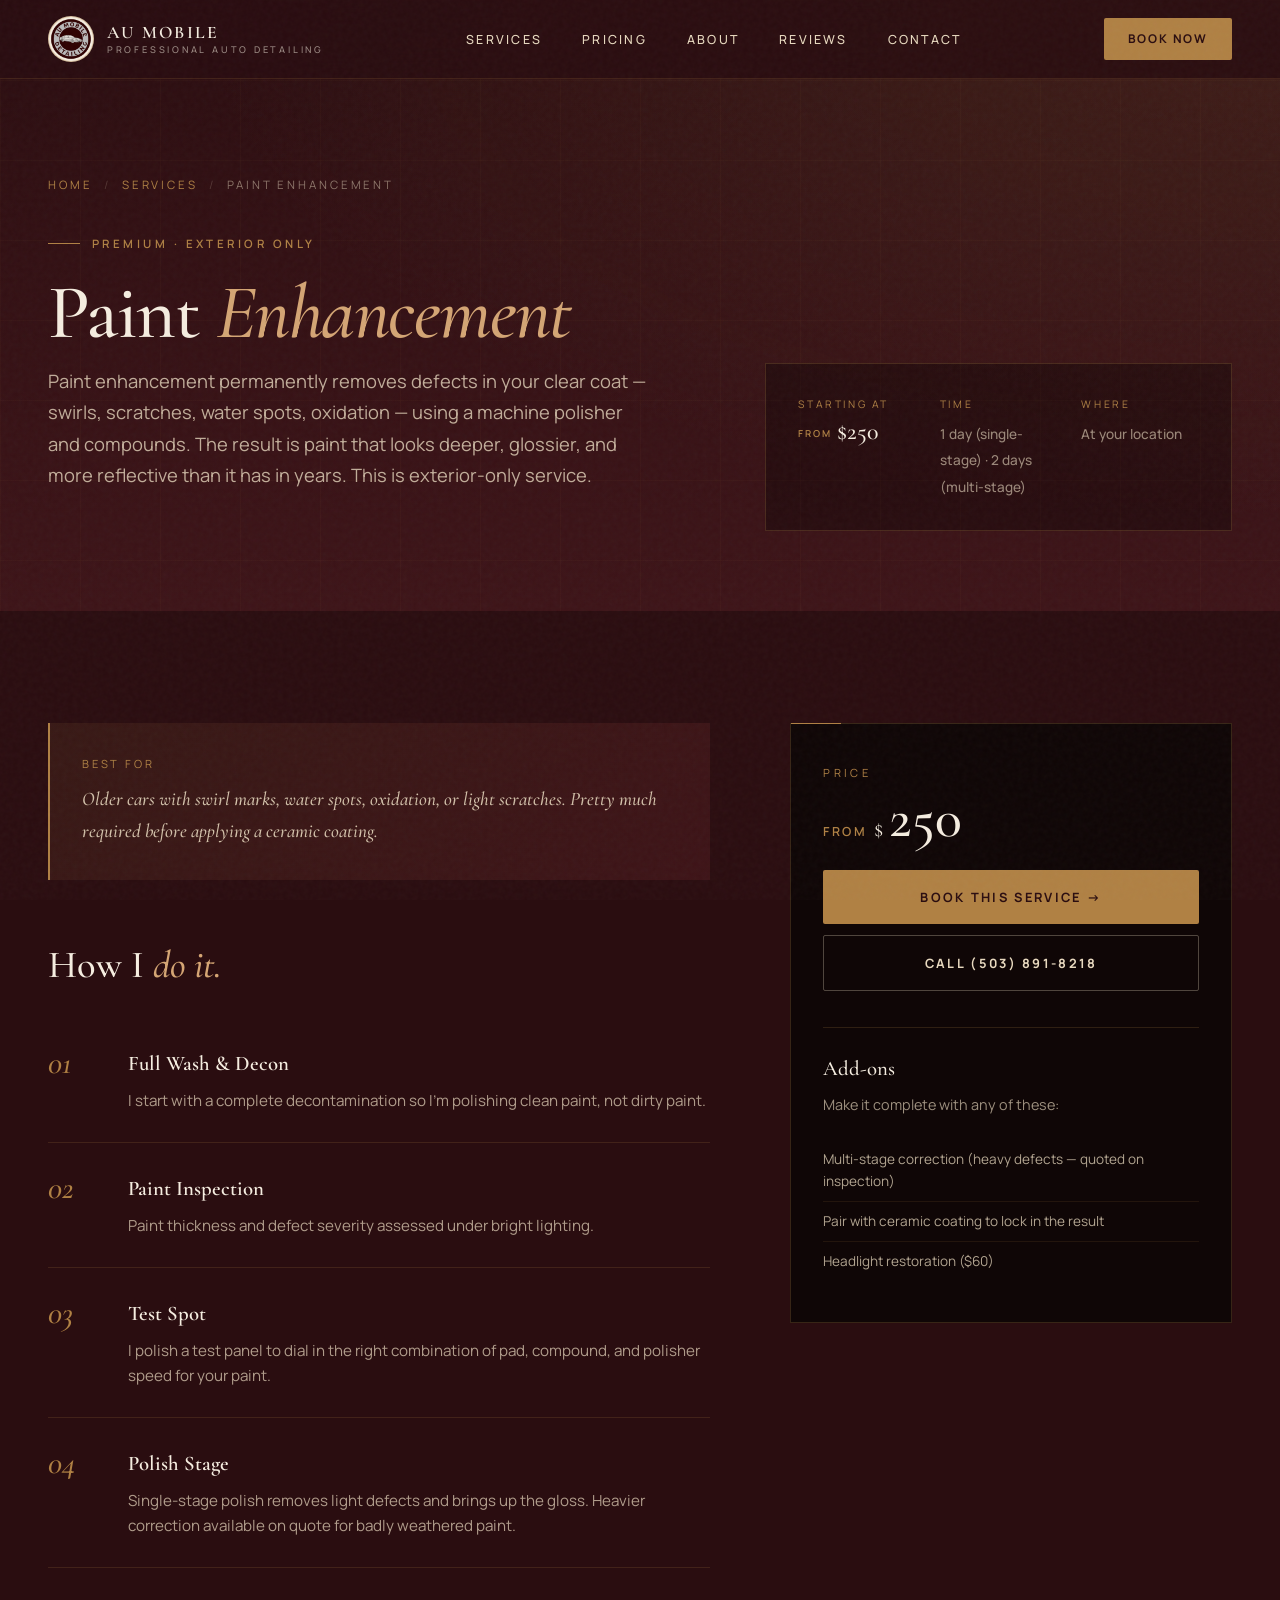
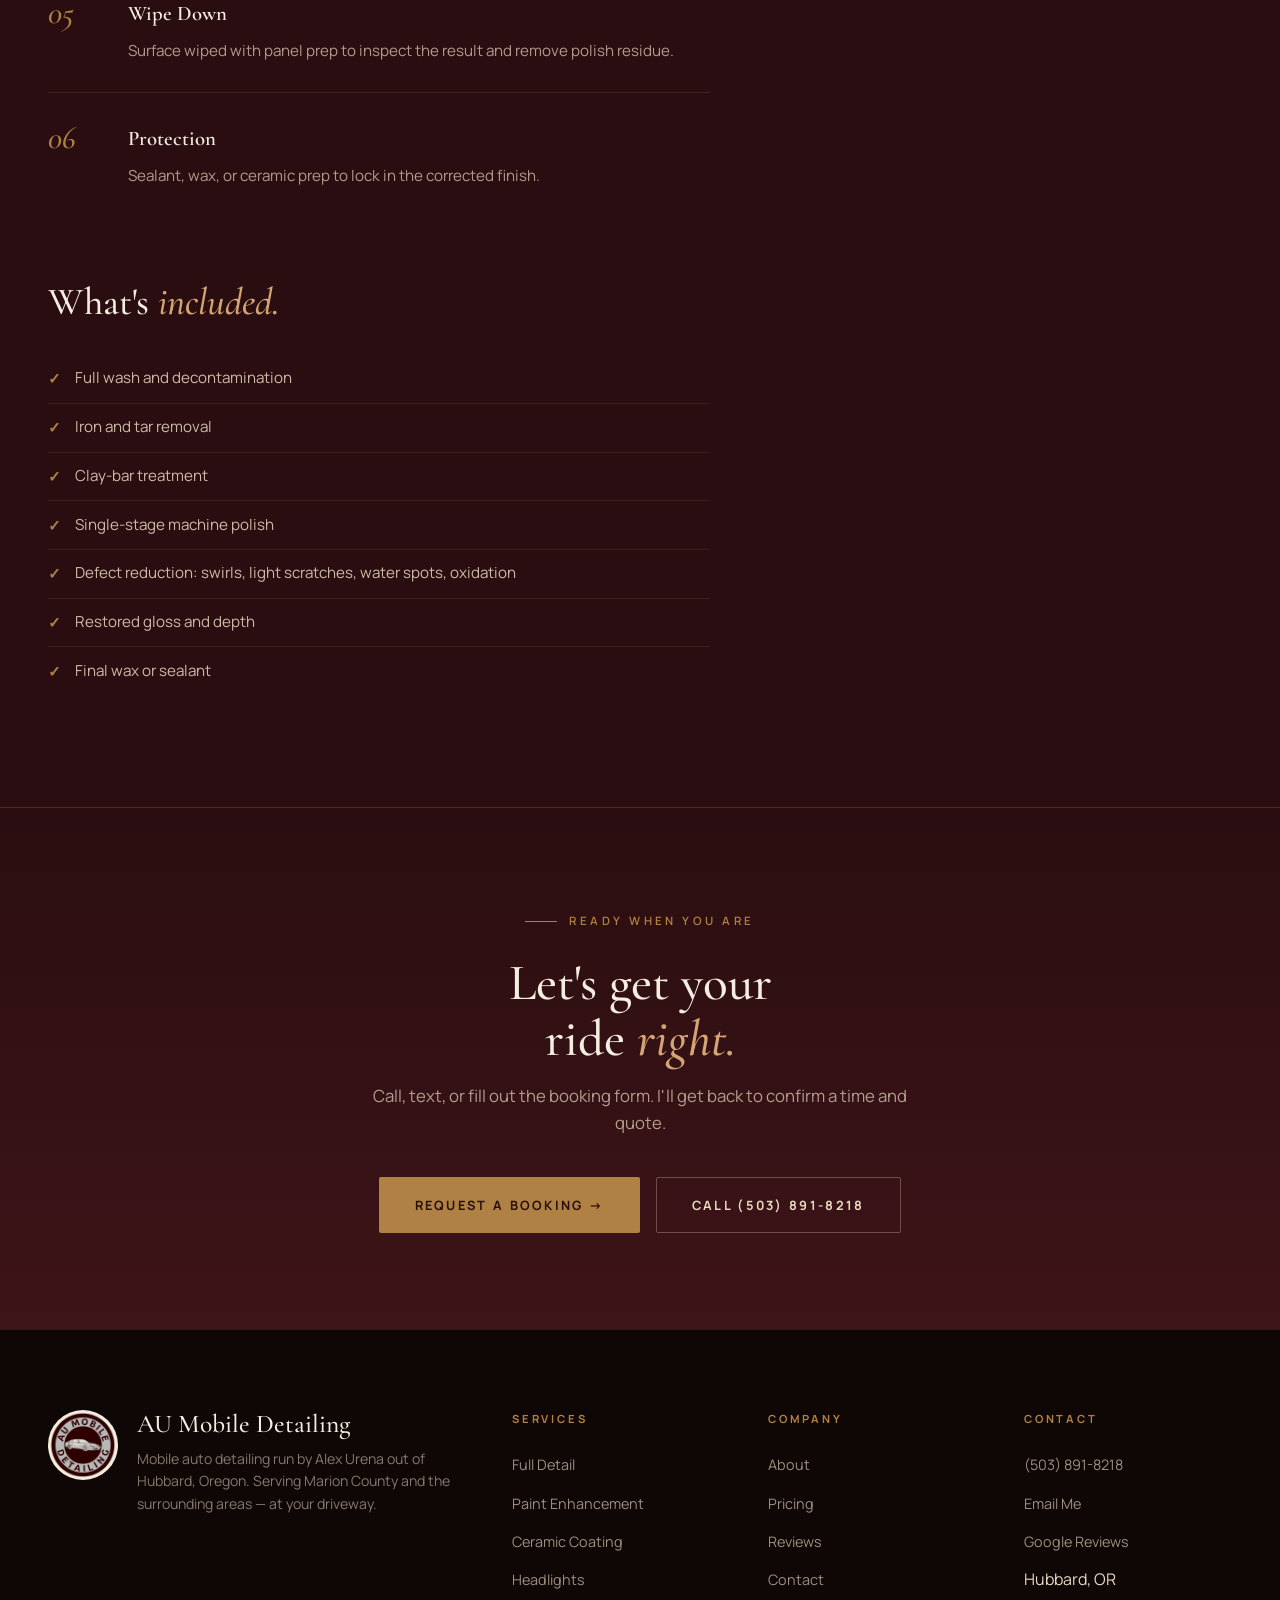
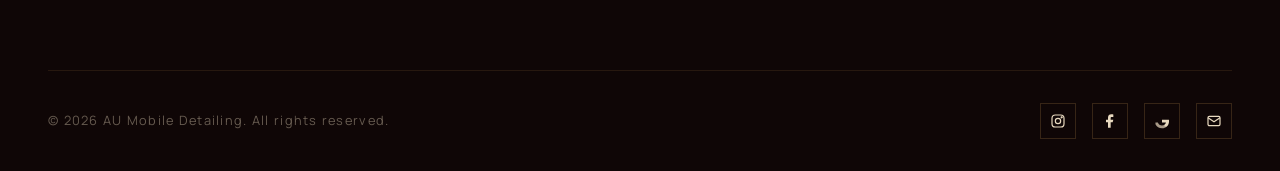
<file: services/paint-correction.html>
<!DOCTYPE html>
<html lang="en">
<head>
<meta charset="UTF-8" />
<meta name="viewport" content="width=device-width, initial-scale=1.0" />
<title>Paint Enhancement — AU Mobile Detailing</title>
<meta name="description" content="Paint enhancement permanently removes defects in your clear coat — swirls, scratches, water spots, oxidation — using a machine polisher and compounds. The..." />
<link rel="icon" type="image/png" href="../assets/logo.png">
<link rel="preconnect" href="https://fonts.googleapis.com">
<link rel="preconnect" href="https://fonts.gstatic.com" crossorigin>
<link href="https://fonts.googleapis.com/css2?family=Cormorant+Garamond:ital,wght@0,400;0,500;0,600;0,700;1,400;1,500&family=Manrope:wght@300;400;500;600;700;800&display=swap" rel="stylesheet">
<link rel="stylesheet" href="../assets/style.css">
<style>
  .page-hero {
    padding: 11rem 3rem 5rem;
    background:
      radial-gradient(ellipse at top right, rgba(176, 129, 68, 0.15), transparent 60%),
      linear-gradient(180deg, var(--maroon-deep) 0%, var(--maroon) 100%);
    position: relative;
    overflow: hidden;
  }
  .page-hero::before {
    content: '';
    position: absolute;
    inset: 0;
    background-image:
      linear-gradient(rgba(176,129,68,0.04) 1px, transparent 1px),
      linear-gradient(90deg, rgba(176,129,68,0.04) 1px, transparent 1px);
    background-size: 80px 80px;
    pointer-events: none;
  }
  .breadcrumb {
    font-size: 0.72rem;
    letter-spacing: 0.25em;
    text-transform: uppercase;
    color: rgba(232, 217, 191, 0.5);
    margin-bottom: 2rem;
    position: relative;
  }
  .breadcrumb a {
    color: var(--bronze);
    text-decoration: none;
    transition: color 0.3s;
  }
  .breadcrumb a:hover { color: var(--bronze-light); }
  .breadcrumb .sep { margin: 0 0.7rem; opacity: 0.4; }
  .page-hero-wrap {
    max-width: 1400px;
    margin: 0 auto;
    display: grid;
    grid-template-columns: 1.4fr 1fr;
    gap: 4rem;
    align-items: end;
    position: relative;
    z-index: 2;
  }
  .page-hero h1 {
    font-family: 'Cormorant Garamond', serif;
    font-size: clamp(2.8rem, 6vw, 5.5rem);
    line-height: 0.95;
    font-weight: 500;
    color: var(--bone);
    margin-bottom: 1rem;
    letter-spacing: -0.02em;
  }
  .page-hero h1 em { font-style: italic; color: var(--bronze-light); }
  .page-hero .lead {
    font-size: 1.15rem;
    color: rgba(232, 217, 191, 0.78);
    line-height: 1.7;
    max-width: 600px;
    margin-bottom: 2.5rem;
  }
  .page-hero-meta {
    display: grid;
    grid-template-columns: repeat(3, 1fr);
    gap: 1.5rem;
    padding: 2rem;
    background: rgba(0,0,0,0.3);
    border: 1px solid rgba(176, 129, 68, 0.25);
  }
  .meta-block .meta-label {
    font-size: 0.65rem;
    letter-spacing: 0.25em;
    text-transform: uppercase;
    color: var(--bronze);
    margin-bottom: 0.4rem;
  }
  .meta-block .meta-value {
    font-family: 'Cormorant Garamond', serif;
    font-size: 1.5rem;
    color: var(--bone);
    line-height: 1.1;
    font-weight: 500;
  }
  .meta-block .meta-value .small {
    font-size: 0.85rem;
    color: rgba(232, 217, 191, 0.6);
    font-family: 'Manrope', sans-serif;
  }
  .meta-block .meta-value .from {
    font-size: 0.6rem;
    color: var(--bronze);
    letter-spacing: 0.2em;
    text-transform: uppercase;
    font-family: 'Manrope', sans-serif;
    font-weight: 600;
    margin-right: 0.3rem;
    vertical-align: middle;
  }

  .content-section {
    padding: 7rem 3rem;
    background: var(--maroon-deep);
  }
  .content-grid {
    max-width: 1400px;
    margin: 0 auto;
    display: grid;
    grid-template-columns: 1.5fr 1fr;
    gap: 5rem;
    align-items: start;
  }
  .content-main h2 {
    font-family: 'Cormorant Garamond', serif;
    font-size: clamp(1.8rem, 3vw, 2.5rem);
    font-weight: 500;
    color: var(--bone);
    margin-bottom: 2rem;
    line-height: 1.1;
  }
  .content-main h2 em { font-style: italic; color: var(--bronze-light); }
  .content-main h2:not(:first-child) { margin-top: 4rem; }

  .ideal-for {
    padding: 2rem;
    background: linear-gradient(135deg, rgba(176, 129, 68, 0.1), rgba(90, 29, 34, 0.4));
    border-left: 2px solid var(--bronze);
    margin-bottom: 3rem;
  }
  .ideal-for .label {
    font-size: 0.7rem;
    letter-spacing: 0.25em;
    text-transform: uppercase;
    color: var(--bronze);
    margin-bottom: 0.6rem;
  }
  .ideal-for p {
    color: rgba(232, 217, 191, 0.88);
    line-height: 1.7;
    font-style: italic;
    font-family: 'Cormorant Garamond', serif;
    font-size: 1.2rem;
    font-weight: 500;
  }

  .process { list-style: none; counter-reset: step; }
  .process li {
    counter-increment: step;
    padding: 1.8rem 0 1.8rem 5rem;
    border-bottom: 1px solid rgba(176, 129, 68, 0.18);
    position: relative;
  }
  .process li:last-child { border-bottom: none; }
  .process li::before {
    content: counter(step, decimal-leading-zero);
    position: absolute;
    left: 0;
    top: 1.8rem;
    font-family: 'Cormorant Garamond', serif;
    font-style: italic;
    font-size: 2rem;
    color: var(--bronze);
    font-weight: 500;
    line-height: 1;
  }
  .process h4 {
    font-family: 'Cormorant Garamond', serif;
    font-size: 1.3rem;
    color: var(--bone);
    margin-bottom: 0.5rem;
    font-weight: 600;
  }
  .process p {
    color: rgba(232, 217, 191, 0.7);
    font-size: 0.95rem;
    line-height: 1.65;
  }

  .includes-list { list-style: none; }
  .includes-list li {
    padding: 0.7rem 0;
    border-bottom: 1px solid rgba(176, 129, 68, 0.15);
    color: rgba(232, 217, 191, 0.85);
    font-size: 0.95rem;
    display: flex;
    gap: 0.85rem;
    align-items: flex-start;
  }
  .includes-list li:last-child { border-bottom: none; }
  .includes-list li::before {
    content: '✓';
    color: var(--bronze);
    font-weight: 700;
    flex-shrink: 0;
    margin-top: 1px;
  }

  .sidebar {
    position: sticky;
    top: 100px;
    padding: 2.5rem 2rem;
    background: var(--ink);
    border: 1px solid rgba(176, 129, 68, 0.25);
  }
  .sidebar::before {
    content: '';
    position: absolute;
    top: -1px; left: 0;
    width: 50px;
    height: 1px;
    background: var(--bronze);
  }
  .sidebar .label {
    font-size: 0.7rem;
    letter-spacing: 0.3em;
    text-transform: uppercase;
    color: var(--bronze);
    margin-bottom: 0.5rem;
  }
  .sidebar .big-price {
    font-family: 'Cormorant Garamond', serif;
    display: flex;
    align-items: baseline;
    gap: 0.4rem;
    margin-bottom: 1.5rem;
    line-height: 1;
  }
  .sidebar .big-price .from {
    font-size: 0.78rem;
    color: var(--bronze);
    letter-spacing: 0.2em;
    text-transform: uppercase;
    font-family: 'Manrope', sans-serif;
    font-weight: 600;
  }
  .sidebar .big-price .dollar { font-size: 1.4rem; color: var(--bone); }
  .sidebar .big-price .num { font-size: 3.5rem; color: var(--bone); font-weight: 500; }
  .sidebar .quote-only {
    font-family: 'Cormorant Garamond', serif;
    font-style: italic;
    font-size: 1.6rem;
    color: var(--bone);
    margin-bottom: 1.5rem;
    line-height: 1.2;
  }

  .sidebar h4 {
    font-family: 'Cormorant Garamond', serif;
    font-size: 1.3rem;
    color: var(--bone);
    margin-bottom: 0.5rem;
    margin-top: 1.5rem;
    font-weight: 500;
  }
  .sidebar p {
    color: rgba(232, 217, 191, 0.65);
    font-size: 0.9rem;
    line-height: 1.6;
    margin-bottom: 1.5rem;
  }
  .sidebar .btn-primary, .sidebar .btn-secondary {
    width: 100%;
    justify-content: center;
    margin-bottom: 0.7rem;
  }
  .sidebar .pop-divider {
    margin: 1.5rem 0;
    height: 1px;
    background: rgba(176, 129, 68, 0.2);
  }
  .sidebar .addon-list {
    list-style: none;
    margin-top: 0.5rem;
  }
  .sidebar .addon-list li {
    padding: 0.55rem 0;
    border-bottom: 1px solid rgba(176, 129, 68, 0.12);
    font-size: 0.85rem;
    color: rgba(232, 217, 191, 0.75);
  }
  .sidebar .addon-list li:last-child { border-bottom: none; }

  .page-cta {
    background: linear-gradient(180deg, var(--maroon-deep), var(--maroon));
    padding: 6rem 3rem;
    text-align: center;
    border-top: 1px solid rgba(176, 129, 68, 0.2);
  }
  .page-cta h2 {
    font-family: 'Cormorant Garamond', serif;
    font-size: clamp(2rem, 4vw, 3.5rem);
    font-weight: 500;
    color: var(--bone);
    margin-bottom: 1rem;
    line-height: 1.1;
  }
  .page-cta h2 em { font-style: italic; color: var(--bronze-light); }
  .page-cta p {
    color: rgba(232, 217, 191, 0.7);
    margin-bottom: 2.5rem;
    max-width: 560px;
    margin-left: auto;
    margin-right: auto;
    font-size: 1.05rem;
  }
  .page-cta-actions {
    display: flex;
    gap: 1rem;
    justify-content: center;
    flex-wrap: wrap;
  }

  @media (max-width: 900px) {
    .page-hero { padding: 8rem 1.25rem 4rem; }
    .page-hero-wrap { grid-template-columns: 1fr; gap: 2rem; }
    .page-hero-meta { grid-template-columns: 1fr; gap: 1rem; padding: 1.5rem; }
    .content-section { padding: 4rem 1.25rem; }
    .content-grid { grid-template-columns: 1fr; gap: 3rem; }
    .sidebar { position: static; }
    .process li { padding-left: 4rem; }
    .page-cta { padding: 4rem 1.25rem; }
  }
</style>
</head>
<body>

<nav id="nav">
  <a href="../index.html" class="nav-brand">
    <img src="../assets/logo.png" alt="AU Mobile Detailing">
    <div class="nav-brand-text">
      AU <span>Mobile</span><br>
      <small>Professional Auto Detailing</small>
    </div>
  </a>
  <ul class="nav-links" id="navLinks">
    <li><a href="../index.html#services">Services</a></li>
    <li><a href="../index.html#pricing">Pricing</a></li>
    <li><a href="../index.html#about">About</a></li>
    <li><a href="../index.html#reviews">Reviews</a></li>
    <li><a href="../index.html#book">Contact</a></li>
  </ul>
  <a href="../index.html#book" class="nav-cta">Book Now</a>
  <button class="menu-toggle" id="menuToggle">☰</button>
</nav>

<section class="page-hero">
  <div class="page-hero-wrap">
    <div>
      <div class="breadcrumb"><a href="../index.html">Home</a><span class="sep">/</span><a href="../index.html#services">Services</a><span class="sep">/</span>Paint Enhancement</div>
      <div class="eyebrow">Premium · Exterior Only</div>
      <h1>Paint <em>Enhancement</em></h1>
      <p class="lead">Paint enhancement permanently removes defects in your clear coat — swirls, scratches, water spots, oxidation — using a machine polisher and compounds. The result is paint that looks deeper, glossier, and more reflective than it has in years. This is exterior-only service.</p>
    </div>
    <div class="page-hero-meta">
      <div class="meta-block">
        <div class="meta-label">Starting at</div>
        <div class="meta-value"><span class="from">from</span>$250</div>
      </div>
      <div class="meta-block">
        <div class="meta-label">Time</div>
        <div class="meta-value"><span class="small">1 day (single-stage) · 2 days (multi-stage)</span></div>
      </div>
      <div class="meta-block">
        <div class="meta-label">Where</div>
        <div class="meta-value"><span class="small">At your location</span></div>
      </div>
    </div>
  </div>
</section>

<section class="content-section">
  <div class="content-grid">
    <div class="content-main">
      <div class="ideal-for">
        <div class="label">Best for</div>
        <p>Older cars with swirl marks, water spots, oxidation, or light scratches. Pretty much required before applying a ceramic coating.</p>
      </div>

      <h2>How I <em>do it.</em></h2>
      <ol class="process">
        <li><h4>Full Wash & Decon</h4><p>I start with a complete decontamination so I'm polishing clean paint, not dirty paint.</p></li>
        <li><h4>Paint Inspection</h4><p>Paint thickness and defect severity assessed under bright lighting.</p></li>
        <li><h4>Test Spot</h4><p>I polish a test panel to dial in the right combination of pad, compound, and polisher speed for your paint.</p></li>
        <li><h4>Polish Stage</h4><p>Single-stage polish removes light defects and brings up the gloss. Heavier correction available on quote for badly weathered paint.</p></li>
        <li><h4>Wipe Down</h4><p>Surface wiped with panel prep to inspect the result and remove polish residue.</p></li>
        <li><h4>Protection</h4><p>Sealant, wax, or ceramic prep to lock in the corrected finish.</p></li>
      </ol>

      <h2>What's <em>included.</em></h2>
      <ul class="includes-list">
        <li>Full wash and decontamination</li>
        <li>Iron and tar removal</li>
        <li>Clay-bar treatment</li>
        <li>Single-stage machine polish</li>
        <li>Defect reduction: swirls, light scratches, water spots, oxidation</li>
        <li>Restored gloss and depth</li>
        <li>Final wax or sealant</li>
      </ul>
    </div>

    <aside class="sidebar">
      <div class="label">Price</div>
      <div class="big-price">
        <span class="from">from</span>
        <span class="dollar">$</span>
        <span class="num">250</span>
      </div>
      <a href="../index.html#book" class="btn-primary">Book This Service →</a>
      <a href="tel:5038918218" class="btn-secondary">Call (503) 891-8218</a>

      <div class="pop-divider"></div>

      <h4>Add-ons</h4>
      <p>Make it complete with any of these:</p>
      <ul class="addon-list">
        <li>Multi-stage correction (heavy defects — quoted on inspection)</li>
        <li>Pair with ceramic coating to lock in the result</li>
        <li>Headlight restoration ($60)</li>
      </ul>
    </aside>
  </div>
</section>

<section class="page-cta">
  <div class="eyebrow" style="justify-content: center; display: inline-flex;">Ready when you are</div>
  <h2>Let's get your<br>ride <em>right.</em></h2>
  <p>Call, text, or fill out the booking form. I'll get back to confirm a time and quote.</p>
  <div class="page-cta-actions">
    <a href="../index.html#book" class="btn-primary">Request a Booking →</a>
    <a href="tel:5038918218" class="btn-secondary">Call (503) 891-8218</a>
  </div>
</section>

<footer>
  <div class="footer-top">
    <div class="footer-brand">
      <img src="../assets/logo.png" alt="AU Mobile Detailing">
      <div>
        <h3>AU <em>Mobile</em> Detailing</h3>
        <p>Mobile auto detailing run by Alex Urena out of Hubbard, Oregon. Serving Marion County and the surrounding areas — at your driveway.</p>
      </div>
    </div>
    <div class="footer-col">
      <h4>Services</h4>
      <ul>
        <li><a href="full-detail.html">Full Detail</a></li>
        <li><a href="paint-correction.html">Paint Enhancement</a></li>
        <li><a href="ceramic-coating.html">Ceramic Coating</a></li>
        <li><a href="headlight-restoration.html">Headlights</a></li>
      </ul>
    </div>
    <div class="footer-col">
      <h4>Company</h4>
      <ul>
        <li><a href="../index.html#about">About</a></li>
        <li><a href="../index.html#pricing">Pricing</a></li>
        <li><a href="../index.html#reviews">Reviews</a></li>
        <li><a href="../index.html#book">Contact</a></li>
      </ul>
    </div>
    <div class="footer-col">
      <h4>Contact</h4>
      <ul>
        <li><a href="tel:5038918218">(503) 891-8218</a></li>
        <li><a href="mailto:aumobiledetailing1@gmail.com">Email Me</a></li>
        <li><a href="https://share.google/s7UdCYcr3obEj5vlN" target="_blank" rel="noopener">Google Reviews</a></li>
        <li>Hubbard, OR</li>
      </ul>
    </div>
  </div>
  <div class="footer-bottom">
    <p>© <span id="year"></span> AU Mobile Detailing. All rights reserved.</p>
    <div class="socials">
      <a href="https://instagram.com/au.mobiledetailing" target="_blank" rel="noopener" aria-label="Instagram">
        <svg width="16" height="16" viewBox="0 0 24 24" fill="none" stroke="currentColor" stroke-width="1.8"><rect x="3" y="3" width="18" height="18" rx="5"/><circle cx="12" cy="12" r="4"/><circle cx="17.5" cy="6.5" r="0.8" fill="currentColor"/></svg>
      </a>
      <a href="https://facebook.com/au.mobiledetailing" target="_blank" rel="noopener" aria-label="Facebook">
        <svg width="16" height="16" viewBox="0 0 24 24" fill="currentColor"><path d="M13 22v-8h3l1-4h-4V7.5c0-1.1.4-1.5 1.5-1.5H17V2.3c-.6-.1-1.7-.3-3-.3-3 0-5 1.8-5 5v3H6v4h3v8h4z"/></svg>
      </a>
      <a href="https://share.google/s7UdCYcr3obEj5vlN" target="_blank" rel="noopener" aria-label="Google Reviews">
        <svg width="16" height="16" viewBox="0 0 24 24"><path fill="currentColor" d="M22.56 12.25c0-.78-.07-1.53-.2-2.25H12v4.26h5.92c-.26 1.37-1.04 2.53-2.21 3.31v2.77h3.57c2.08-1.92 3.28-4.74 3.28-8.09z"/><path fill="currentColor" d="M12 23c2.97 0 5.46-.98 7.28-2.66l-3.57-2.77c-.98.66-2.23 1.06-3.71 1.06-2.86 0-5.29-1.93-6.16-4.53H2.18v2.84C3.99 20.53 7.7 23 12 23z" opacity="0.7"/></svg>
      </a>
      <a href="mailto:aumobiledetailing1@gmail.com" aria-label="Email">
        <svg width="16" height="16" viewBox="0 0 24 24" fill="none" stroke="currentColor" stroke-width="1.8"><rect x="3" y="5" width="18" height="14" rx="2"/><path d="M3 7l9 6 9-6"/></svg>
      </a>
    </div>
  </div>
</footer>

<script>
  document.getElementById('year').textContent = new Date().getFullYear();
  const nav = document.getElementById('nav');
  window.addEventListener('scroll', () => {
    nav.classList.toggle('scrolled', window.scrollY > 30);
  });
  document.getElementById('menuToggle').addEventListener('click', () => {
    document.getElementById('navLinks').classList.toggle('open');
  });
  document.querySelectorAll('.nav-links a').forEach(a => {
    a.addEventListener('click', () => document.getElementById('navLinks').classList.remove('open'));
  });
</script>

</body>
</html>
</file>
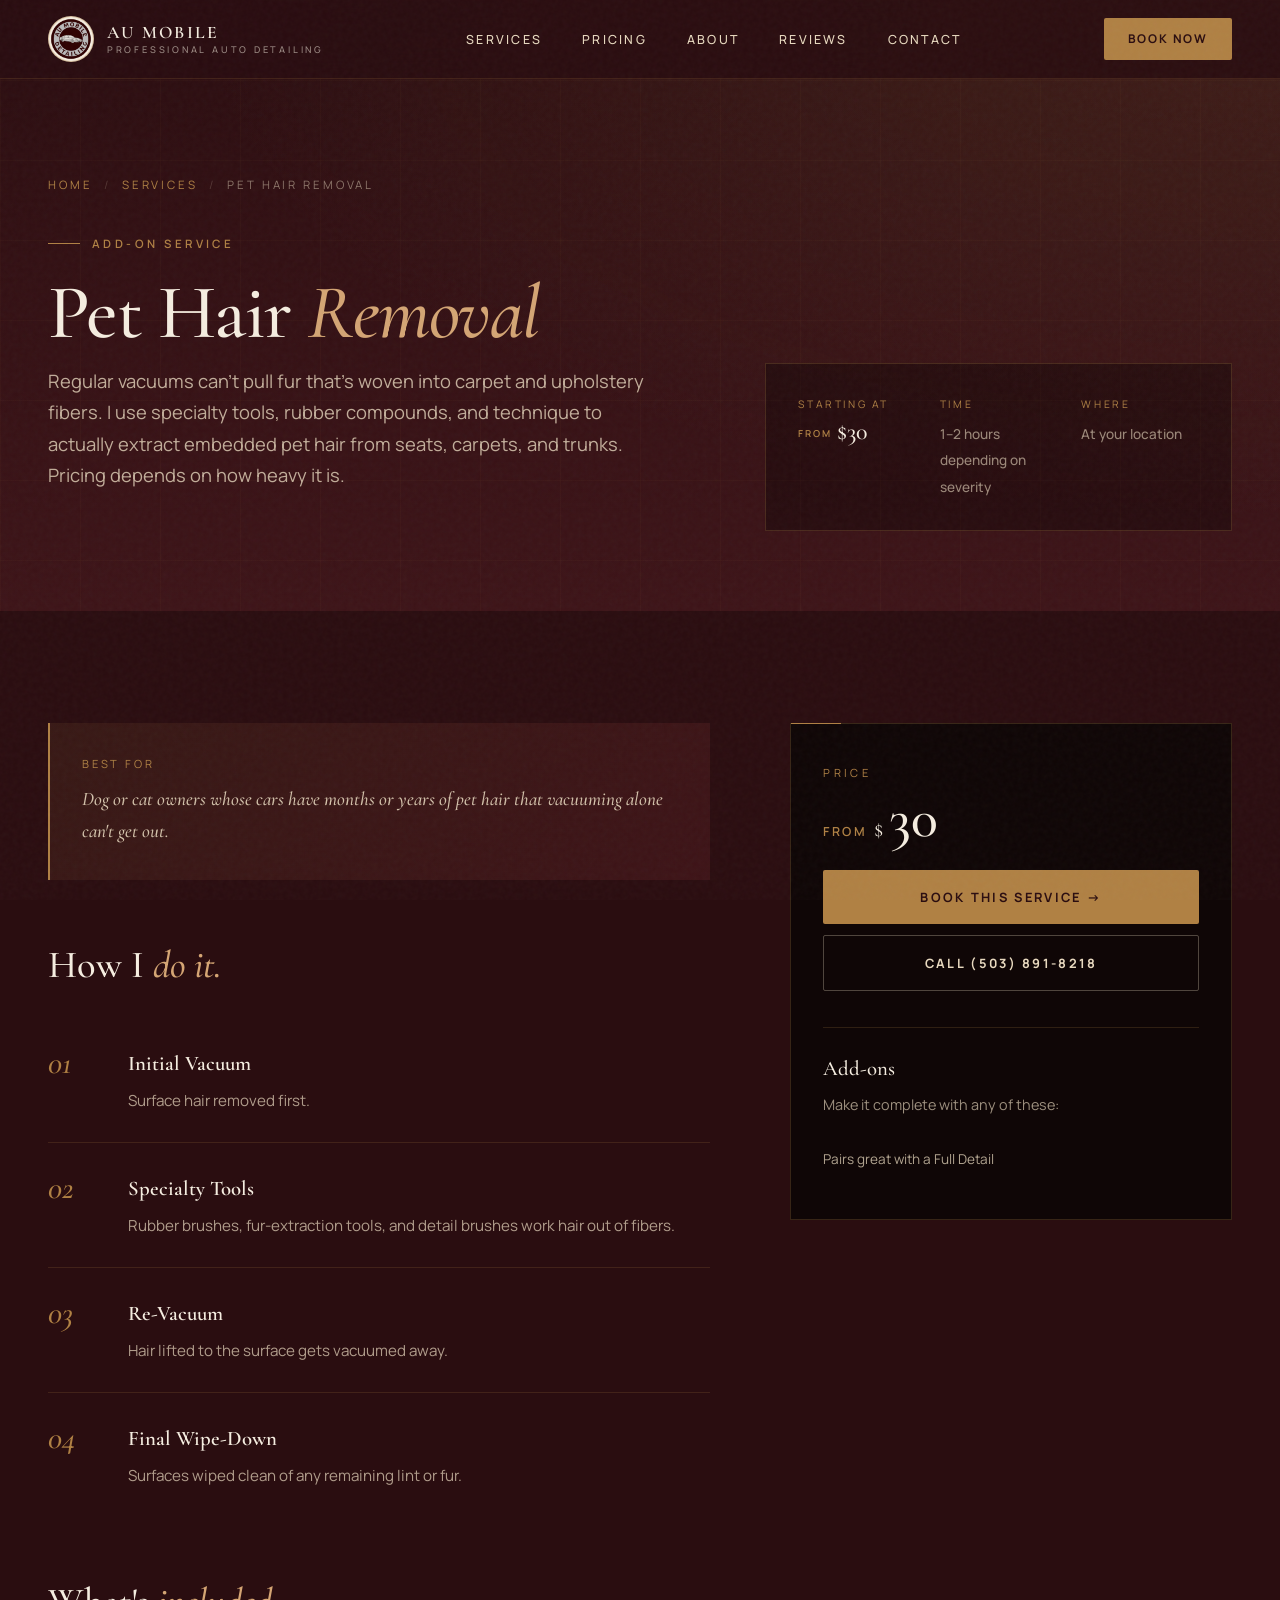
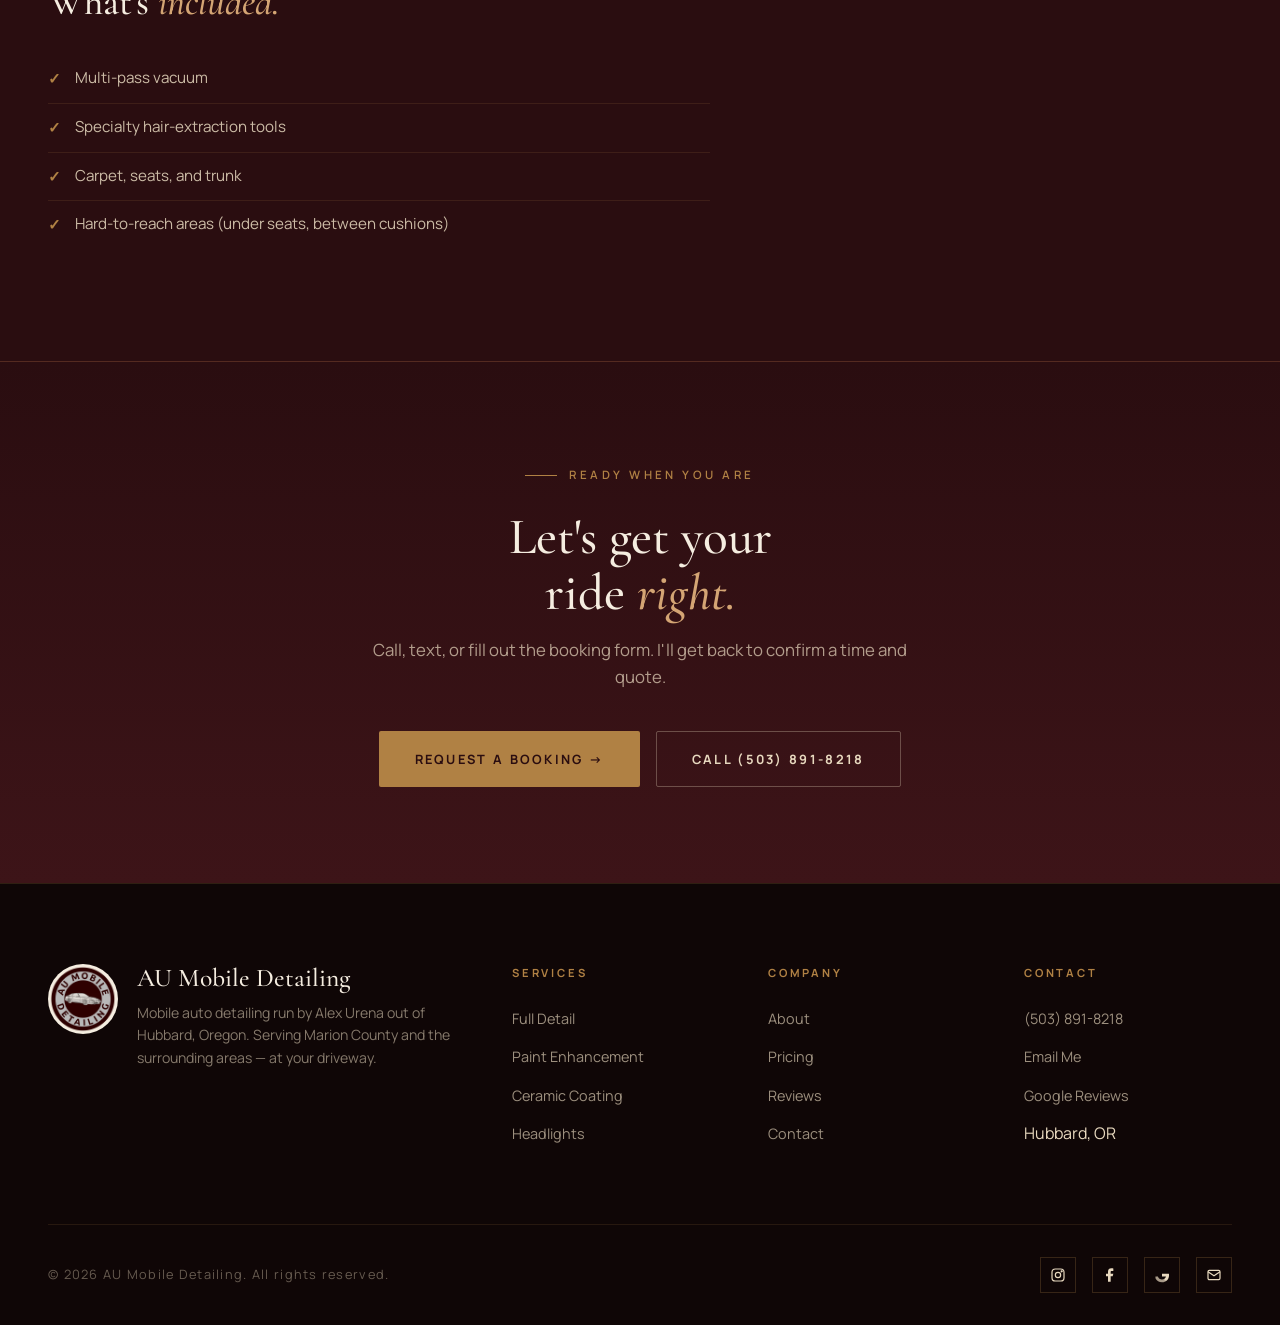
<file: services/pet-hair-removal.html>
<!DOCTYPE html>
<html lang="en">
<head>
<meta charset="UTF-8" />
<meta name="viewport" content="width=device-width, initial-scale=1.0" />
<title>Pet Hair Removal — AU Mobile Detailing</title>
<meta name="description" content="Regular vacuums can't pull fur that's woven into carpet and upholstery fibers. I use specialty tools, rubber compounds, and technique to actually extract..." />
<link rel="icon" type="image/png" href="../assets/logo.png">
<link rel="preconnect" href="https://fonts.googleapis.com">
<link rel="preconnect" href="https://fonts.gstatic.com" crossorigin>
<link href="https://fonts.googleapis.com/css2?family=Cormorant+Garamond:ital,wght@0,400;0,500;0,600;0,700;1,400;1,500&family=Manrope:wght@300;400;500;600;700;800&display=swap" rel="stylesheet">
<link rel="stylesheet" href="../assets/style.css">
<style>
  .page-hero {
    padding: 11rem 3rem 5rem;
    background:
      radial-gradient(ellipse at top right, rgba(176, 129, 68, 0.15), transparent 60%),
      linear-gradient(180deg, var(--maroon-deep) 0%, var(--maroon) 100%);
    position: relative;
    overflow: hidden;
  }
  .page-hero::before {
    content: '';
    position: absolute;
    inset: 0;
    background-image:
      linear-gradient(rgba(176,129,68,0.04) 1px, transparent 1px),
      linear-gradient(90deg, rgba(176,129,68,0.04) 1px, transparent 1px);
    background-size: 80px 80px;
    pointer-events: none;
  }
  .breadcrumb {
    font-size: 0.72rem;
    letter-spacing: 0.25em;
    text-transform: uppercase;
    color: rgba(232, 217, 191, 0.5);
    margin-bottom: 2rem;
    position: relative;
  }
  .breadcrumb a {
    color: var(--bronze);
    text-decoration: none;
    transition: color 0.3s;
  }
  .breadcrumb a:hover { color: var(--bronze-light); }
  .breadcrumb .sep { margin: 0 0.7rem; opacity: 0.4; }
  .page-hero-wrap {
    max-width: 1400px;
    margin: 0 auto;
    display: grid;
    grid-template-columns: 1.4fr 1fr;
    gap: 4rem;
    align-items: end;
    position: relative;
    z-index: 2;
  }
  .page-hero h1 {
    font-family: 'Cormorant Garamond', serif;
    font-size: clamp(2.8rem, 6vw, 5.5rem);
    line-height: 0.95;
    font-weight: 500;
    color: var(--bone);
    margin-bottom: 1rem;
    letter-spacing: -0.02em;
  }
  .page-hero h1 em { font-style: italic; color: var(--bronze-light); }
  .page-hero .lead {
    font-size: 1.15rem;
    color: rgba(232, 217, 191, 0.78);
    line-height: 1.7;
    max-width: 600px;
    margin-bottom: 2.5rem;
  }
  .page-hero-meta {
    display: grid;
    grid-template-columns: repeat(3, 1fr);
    gap: 1.5rem;
    padding: 2rem;
    background: rgba(0,0,0,0.3);
    border: 1px solid rgba(176, 129, 68, 0.25);
  }
  .meta-block .meta-label {
    font-size: 0.65rem;
    letter-spacing: 0.25em;
    text-transform: uppercase;
    color: var(--bronze);
    margin-bottom: 0.4rem;
  }
  .meta-block .meta-value {
    font-family: 'Cormorant Garamond', serif;
    font-size: 1.5rem;
    color: var(--bone);
    line-height: 1.1;
    font-weight: 500;
  }
  .meta-block .meta-value .small {
    font-size: 0.85rem;
    color: rgba(232, 217, 191, 0.6);
    font-family: 'Manrope', sans-serif;
  }
  .meta-block .meta-value .from {
    font-size: 0.6rem;
    color: var(--bronze);
    letter-spacing: 0.2em;
    text-transform: uppercase;
    font-family: 'Manrope', sans-serif;
    font-weight: 600;
    margin-right: 0.3rem;
    vertical-align: middle;
  }

  .content-section {
    padding: 7rem 3rem;
    background: var(--maroon-deep);
  }
  .content-grid {
    max-width: 1400px;
    margin: 0 auto;
    display: grid;
    grid-template-columns: 1.5fr 1fr;
    gap: 5rem;
    align-items: start;
  }
  .content-main h2 {
    font-family: 'Cormorant Garamond', serif;
    font-size: clamp(1.8rem, 3vw, 2.5rem);
    font-weight: 500;
    color: var(--bone);
    margin-bottom: 2rem;
    line-height: 1.1;
  }
  .content-main h2 em { font-style: italic; color: var(--bronze-light); }
  .content-main h2:not(:first-child) { margin-top: 4rem; }

  .ideal-for {
    padding: 2rem;
    background: linear-gradient(135deg, rgba(176, 129, 68, 0.1), rgba(90, 29, 34, 0.4));
    border-left: 2px solid var(--bronze);
    margin-bottom: 3rem;
  }
  .ideal-for .label {
    font-size: 0.7rem;
    letter-spacing: 0.25em;
    text-transform: uppercase;
    color: var(--bronze);
    margin-bottom: 0.6rem;
  }
  .ideal-for p {
    color: rgba(232, 217, 191, 0.88);
    line-height: 1.7;
    font-style: italic;
    font-family: 'Cormorant Garamond', serif;
    font-size: 1.2rem;
    font-weight: 500;
  }

  .process { list-style: none; counter-reset: step; }
  .process li {
    counter-increment: step;
    padding: 1.8rem 0 1.8rem 5rem;
    border-bottom: 1px solid rgba(176, 129, 68, 0.18);
    position: relative;
  }
  .process li:last-child { border-bottom: none; }
  .process li::before {
    content: counter(step, decimal-leading-zero);
    position: absolute;
    left: 0;
    top: 1.8rem;
    font-family: 'Cormorant Garamond', serif;
    font-style: italic;
    font-size: 2rem;
    color: var(--bronze);
    font-weight: 500;
    line-height: 1;
  }
  .process h4 {
    font-family: 'Cormorant Garamond', serif;
    font-size: 1.3rem;
    color: var(--bone);
    margin-bottom: 0.5rem;
    font-weight: 600;
  }
  .process p {
    color: rgba(232, 217, 191, 0.7);
    font-size: 0.95rem;
    line-height: 1.65;
  }

  .includes-list { list-style: none; }
  .includes-list li {
    padding: 0.7rem 0;
    border-bottom: 1px solid rgba(176, 129, 68, 0.15);
    color: rgba(232, 217, 191, 0.85);
    font-size: 0.95rem;
    display: flex;
    gap: 0.85rem;
    align-items: flex-start;
  }
  .includes-list li:last-child { border-bottom: none; }
  .includes-list li::before {
    content: '✓';
    color: var(--bronze);
    font-weight: 700;
    flex-shrink: 0;
    margin-top: 1px;
  }

  .sidebar {
    position: sticky;
    top: 100px;
    padding: 2.5rem 2rem;
    background: var(--ink);
    border: 1px solid rgba(176, 129, 68, 0.25);
  }
  .sidebar::before {
    content: '';
    position: absolute;
    top: -1px; left: 0;
    width: 50px;
    height: 1px;
    background: var(--bronze);
  }
  .sidebar .label {
    font-size: 0.7rem;
    letter-spacing: 0.3em;
    text-transform: uppercase;
    color: var(--bronze);
    margin-bottom: 0.5rem;
  }
  .sidebar .big-price {
    font-family: 'Cormorant Garamond', serif;
    display: flex;
    align-items: baseline;
    gap: 0.4rem;
    margin-bottom: 1.5rem;
    line-height: 1;
  }
  .sidebar .big-price .from {
    font-size: 0.78rem;
    color: var(--bronze);
    letter-spacing: 0.2em;
    text-transform: uppercase;
    font-family: 'Manrope', sans-serif;
    font-weight: 600;
  }
  .sidebar .big-price .dollar { font-size: 1.4rem; color: var(--bone); }
  .sidebar .big-price .num { font-size: 3.5rem; color: var(--bone); font-weight: 500; }
  .sidebar .quote-only {
    font-family: 'Cormorant Garamond', serif;
    font-style: italic;
    font-size: 1.6rem;
    color: var(--bone);
    margin-bottom: 1.5rem;
    line-height: 1.2;
  }

  .sidebar h4 {
    font-family: 'Cormorant Garamond', serif;
    font-size: 1.3rem;
    color: var(--bone);
    margin-bottom: 0.5rem;
    margin-top: 1.5rem;
    font-weight: 500;
  }
  .sidebar p {
    color: rgba(232, 217, 191, 0.65);
    font-size: 0.9rem;
    line-height: 1.6;
    margin-bottom: 1.5rem;
  }
  .sidebar .btn-primary, .sidebar .btn-secondary {
    width: 100%;
    justify-content: center;
    margin-bottom: 0.7rem;
  }
  .sidebar .pop-divider {
    margin: 1.5rem 0;
    height: 1px;
    background: rgba(176, 129, 68, 0.2);
  }
  .sidebar .addon-list {
    list-style: none;
    margin-top: 0.5rem;
  }
  .sidebar .addon-list li {
    padding: 0.55rem 0;
    border-bottom: 1px solid rgba(176, 129, 68, 0.12);
    font-size: 0.85rem;
    color: rgba(232, 217, 191, 0.75);
  }
  .sidebar .addon-list li:last-child { border-bottom: none; }

  .page-cta {
    background: linear-gradient(180deg, var(--maroon-deep), var(--maroon));
    padding: 6rem 3rem;
    text-align: center;
    border-top: 1px solid rgba(176, 129, 68, 0.2);
  }
  .page-cta h2 {
    font-family: 'Cormorant Garamond', serif;
    font-size: clamp(2rem, 4vw, 3.5rem);
    font-weight: 500;
    color: var(--bone);
    margin-bottom: 1rem;
    line-height: 1.1;
  }
  .page-cta h2 em { font-style: italic; color: var(--bronze-light); }
  .page-cta p {
    color: rgba(232, 217, 191, 0.7);
    margin-bottom: 2.5rem;
    max-width: 560px;
    margin-left: auto;
    margin-right: auto;
    font-size: 1.05rem;
  }
  .page-cta-actions {
    display: flex;
    gap: 1rem;
    justify-content: center;
    flex-wrap: wrap;
  }

  @media (max-width: 900px) {
    .page-hero { padding: 8rem 1.25rem 4rem; }
    .page-hero-wrap { grid-template-columns: 1fr; gap: 2rem; }
    .page-hero-meta { grid-template-columns: 1fr; gap: 1rem; padding: 1.5rem; }
    .content-section { padding: 4rem 1.25rem; }
    .content-grid { grid-template-columns: 1fr; gap: 3rem; }
    .sidebar { position: static; }
    .process li { padding-left: 4rem; }
    .page-cta { padding: 4rem 1.25rem; }
  }
</style>
</head>
<body>

<nav id="nav">
  <a href="../index.html" class="nav-brand">
    <img src="../assets/logo.png" alt="AU Mobile Detailing">
    <div class="nav-brand-text">
      AU <span>Mobile</span><br>
      <small>Professional Auto Detailing</small>
    </div>
  </a>
  <ul class="nav-links" id="navLinks">
    <li><a href="../index.html#services">Services</a></li>
    <li><a href="../index.html#pricing">Pricing</a></li>
    <li><a href="../index.html#about">About</a></li>
    <li><a href="../index.html#reviews">Reviews</a></li>
    <li><a href="../index.html#book">Contact</a></li>
  </ul>
  <a href="../index.html#book" class="nav-cta">Book Now</a>
  <button class="menu-toggle" id="menuToggle">☰</button>
</nav>

<section class="page-hero">
  <div class="page-hero-wrap">
    <div>
      <div class="breadcrumb"><a href="../index.html">Home</a><span class="sep">/</span><a href="../index.html#services">Services</a><span class="sep">/</span>Pet Hair Removal</div>
      <div class="eyebrow">Add-On Service</div>
      <h1>Pet Hair <em>Removal</em></h1>
      <p class="lead">Regular vacuums can't pull fur that's woven into carpet and upholstery fibers. I use specialty tools, rubber compounds, and technique to actually extract embedded pet hair from seats, carpets, and trunks. Pricing depends on how heavy it is.</p>
    </div>
    <div class="page-hero-meta">
      <div class="meta-block">
        <div class="meta-label">Starting at</div>
        <div class="meta-value"><span class="from">from</span>$30</div>
      </div>
      <div class="meta-block">
        <div class="meta-label">Time</div>
        <div class="meta-value"><span class="small">1–2 hours depending on severity</span></div>
      </div>
      <div class="meta-block">
        <div class="meta-label">Where</div>
        <div class="meta-value"><span class="small">At your location</span></div>
      </div>
    </div>
  </div>
</section>

<section class="content-section">
  <div class="content-grid">
    <div class="content-main">
      <div class="ideal-for">
        <div class="label">Best for</div>
        <p>Dog or cat owners whose cars have months or years of pet hair that vacuuming alone can't get out.</p>
      </div>

      <h2>How I <em>do it.</em></h2>
      <ol class="process">
        <li><h4>Initial Vacuum</h4><p>Surface hair removed first.</p></li>
        <li><h4>Specialty Tools</h4><p>Rubber brushes, fur-extraction tools, and detail brushes work hair out of fibers.</p></li>
        <li><h4>Re-Vacuum</h4><p>Hair lifted to the surface gets vacuumed away.</p></li>
        <li><h4>Final Wipe-Down</h4><p>Surfaces wiped clean of any remaining lint or fur.</p></li>
      </ol>

      <h2>What's <em>included.</em></h2>
      <ul class="includes-list">
        <li>Multi-pass vacuum</li>
        <li>Specialty hair-extraction tools</li>
        <li>Carpet, seats, and trunk</li>
        <li>Hard-to-reach areas (under seats, between cushions)</li>
      </ul>
    </div>

    <aside class="sidebar">
      <div class="label">Price</div>
      <div class="big-price">
        <span class="from">from</span>
        <span class="dollar">$</span>
        <span class="num">30</span>
      </div>
      <a href="../index.html#book" class="btn-primary">Book This Service →</a>
      <a href="tel:5038918218" class="btn-secondary">Call (503) 891-8218</a>

      <div class="pop-divider"></div>

      <h4>Add-ons</h4>
      <p>Make it complete with any of these:</p>
      <ul class="addon-list">
        <li>Pairs great with a Full Detail</li>
      </ul>
    </aside>
  </div>
</section>

<section class="page-cta">
  <div class="eyebrow" style="justify-content: center; display: inline-flex;">Ready when you are</div>
  <h2>Let's get your<br>ride <em>right.</em></h2>
  <p>Call, text, or fill out the booking form. I'll get back to confirm a time and quote.</p>
  <div class="page-cta-actions">
    <a href="../index.html#book" class="btn-primary">Request a Booking →</a>
    <a href="tel:5038918218" class="btn-secondary">Call (503) 891-8218</a>
  </div>
</section>

<footer>
  <div class="footer-top">
    <div class="footer-brand">
      <img src="../assets/logo.png" alt="AU Mobile Detailing">
      <div>
        <h3>AU <em>Mobile</em> Detailing</h3>
        <p>Mobile auto detailing run by Alex Urena out of Hubbard, Oregon. Serving Marion County and the surrounding areas — at your driveway.</p>
      </div>
    </div>
    <div class="footer-col">
      <h4>Services</h4>
      <ul>
        <li><a href="full-detail.html">Full Detail</a></li>
        <li><a href="paint-correction.html">Paint Enhancement</a></li>
        <li><a href="ceramic-coating.html">Ceramic Coating</a></li>
        <li><a href="headlight-restoration.html">Headlights</a></li>
      </ul>
    </div>
    <div class="footer-col">
      <h4>Company</h4>
      <ul>
        <li><a href="../index.html#about">About</a></li>
        <li><a href="../index.html#pricing">Pricing</a></li>
        <li><a href="../index.html#reviews">Reviews</a></li>
        <li><a href="../index.html#book">Contact</a></li>
      </ul>
    </div>
    <div class="footer-col">
      <h4>Contact</h4>
      <ul>
        <li><a href="tel:5038918218">(503) 891-8218</a></li>
        <li><a href="mailto:aumobiledetailing1@gmail.com">Email Me</a></li>
        <li><a href="https://share.google/s7UdCYcr3obEj5vlN" target="_blank" rel="noopener">Google Reviews</a></li>
        <li>Hubbard, OR</li>
      </ul>
    </div>
  </div>
  <div class="footer-bottom">
    <p>© <span id="year"></span> AU Mobile Detailing. All rights reserved.</p>
    <div class="socials">
      <a href="https://instagram.com/au.mobiledetailing" target="_blank" rel="noopener" aria-label="Instagram">
        <svg width="16" height="16" viewBox="0 0 24 24" fill="none" stroke="currentColor" stroke-width="1.8"><rect x="3" y="3" width="18" height="18" rx="5"/><circle cx="12" cy="12" r="4"/><circle cx="17.5" cy="6.5" r="0.8" fill="currentColor"/></svg>
      </a>
      <a href="https://facebook.com/au.mobiledetailing" target="_blank" rel="noopener" aria-label="Facebook">
        <svg width="16" height="16" viewBox="0 0 24 24" fill="currentColor"><path d="M13 22v-8h3l1-4h-4V7.5c0-1.1.4-1.5 1.5-1.5H17V2.3c-.6-.1-1.7-.3-3-.3-3 0-5 1.8-5 5v3H6v4h3v8h4z"/></svg>
      </a>
      <a href="https://share.google/s7UdCYcr3obEj5vlN" target="_blank" rel="noopener" aria-label="Google Reviews">
        <svg width="16" height="16" viewBox="0 0 24 24"><path fill="currentColor" d="M22.56 12.25c0-.78-.07-1.53-.2-2.25H12v4.26h5.92c-.26 1.37-1.04 2.53-2.21 3.31v2.77h3.57c2.08-1.92 3.28-4.74 3.28-8.09z"/><path fill="currentColor" d="M12 23c2.97 0 5.46-.98 7.28-2.66l-3.57-2.77c-.98.66-2.23 1.06-3.71 1.06-2.86 0-5.29-1.93-6.16-4.53H2.18v2.84C3.99 20.53 7.7 23 12 23z" opacity="0.7"/></svg>
      </a>
      <a href="mailto:aumobiledetailing1@gmail.com" aria-label="Email">
        <svg width="16" height="16" viewBox="0 0 24 24" fill="none" stroke="currentColor" stroke-width="1.8"><rect x="3" y="5" width="18" height="14" rx="2"/><path d="M3 7l9 6 9-6"/></svg>
      </a>
    </div>
  </div>
</footer>

<script>
  document.getElementById('year').textContent = new Date().getFullYear();
  const nav = document.getElementById('nav');
  window.addEventListener('scroll', () => {
    nav.classList.toggle('scrolled', window.scrollY > 30);
  });
  document.getElementById('menuToggle').addEventListener('click', () => {
    document.getElementById('navLinks').classList.toggle('open');
  });
  document.querySelectorAll('.nav-links a').forEach(a => {
    a.addEventListener('click', () => document.getElementById('navLinks').classList.remove('open'));
  });
</script>

</body>
</html>
</file>
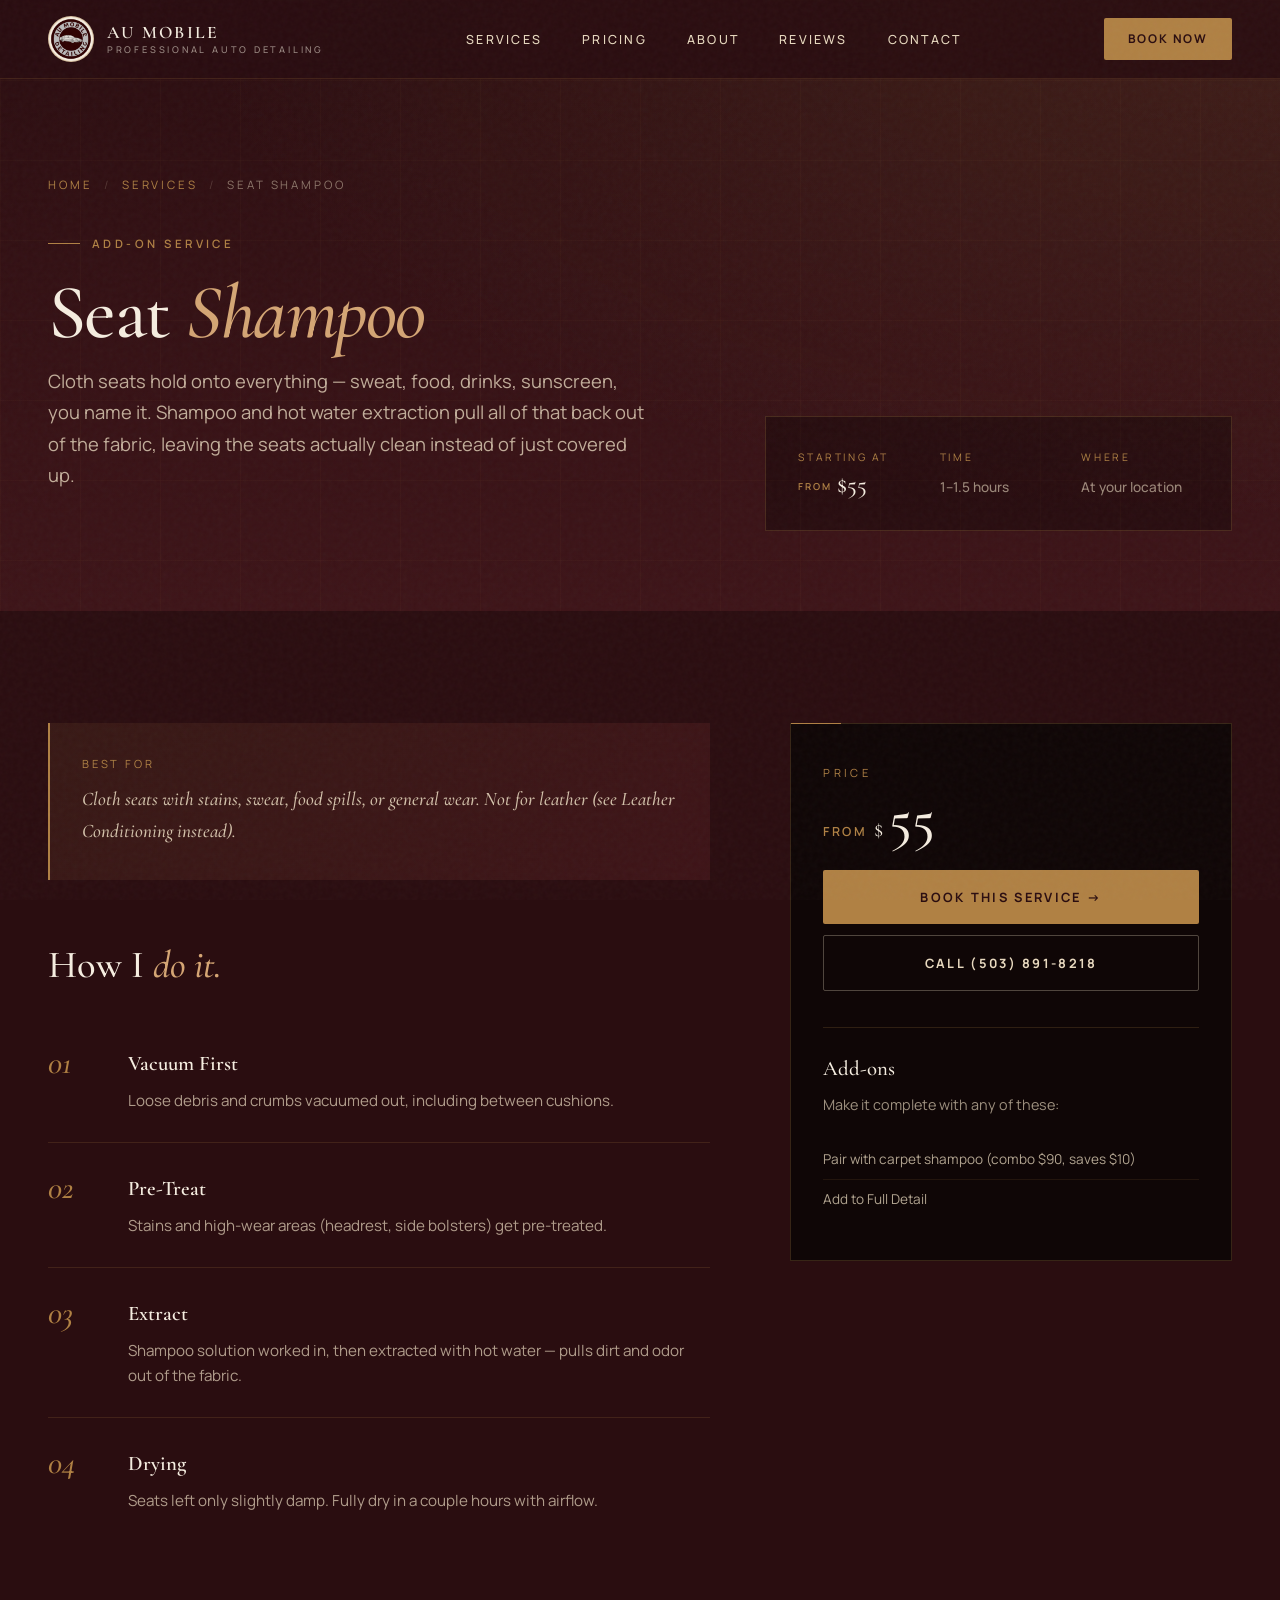
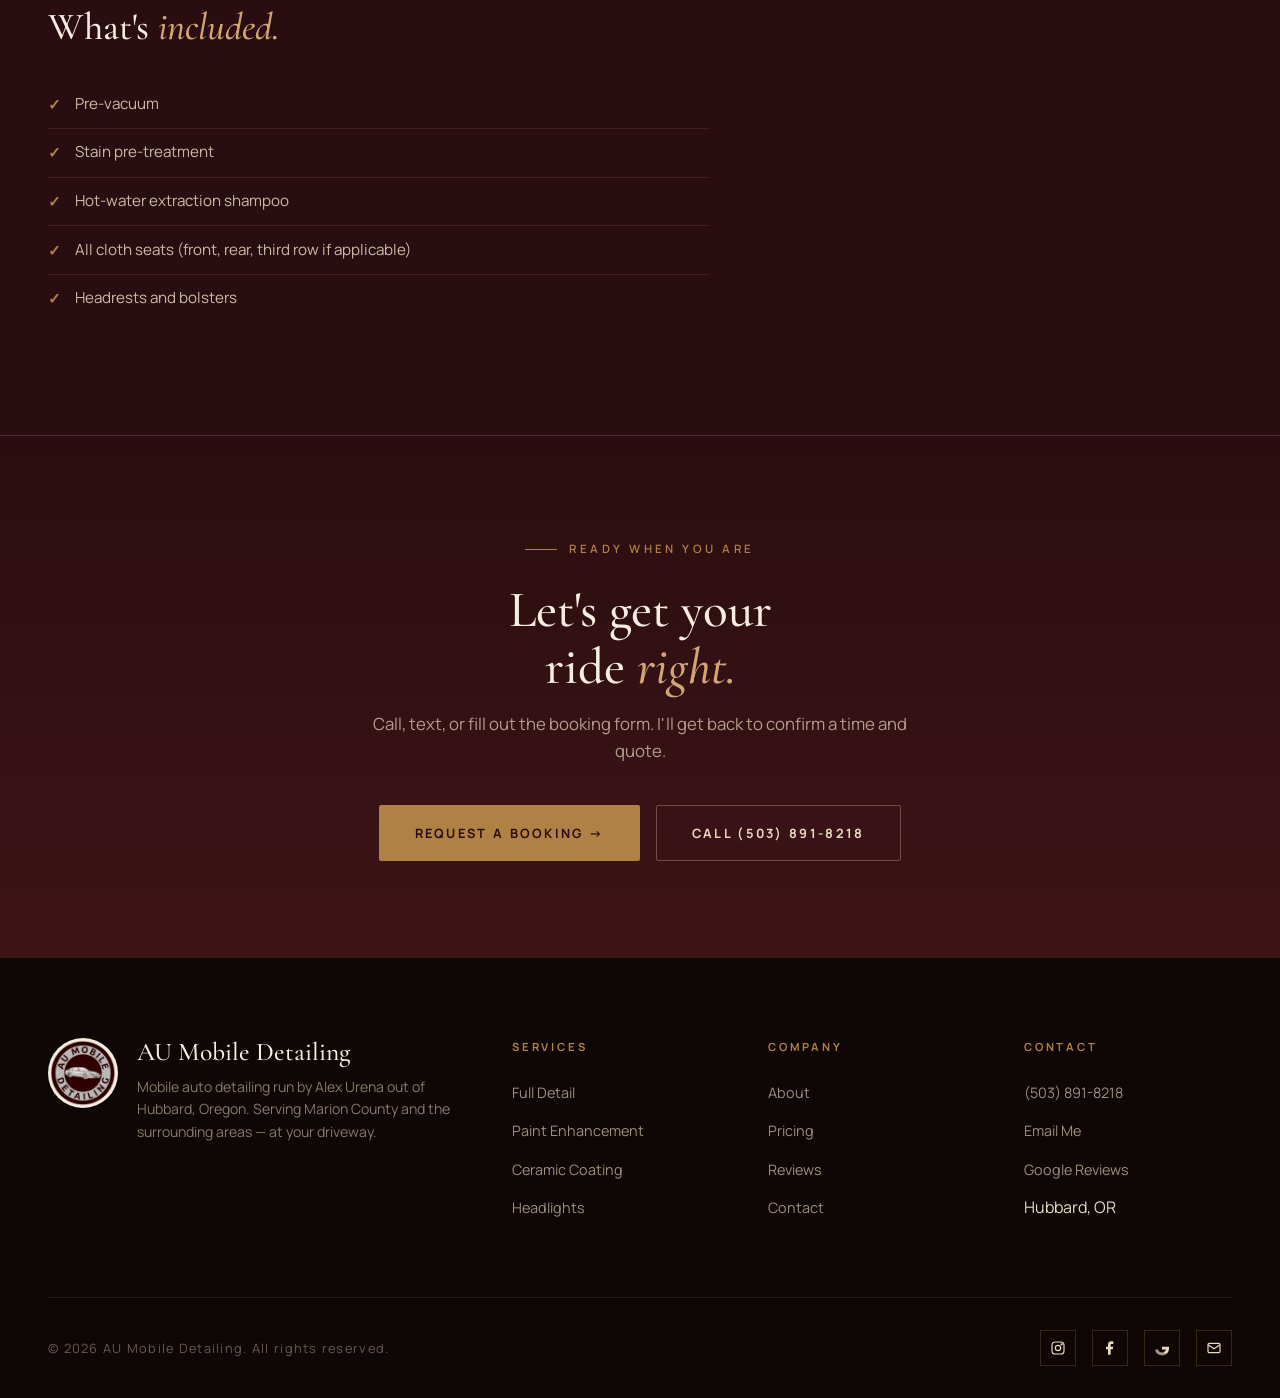
<file: services/seat-shampoo.html>
<!DOCTYPE html>
<html lang="en">
<head>
<meta charset="UTF-8" />
<meta name="viewport" content="width=device-width, initial-scale=1.0" />
<title>Seat Shampoo — AU Mobile Detailing</title>
<meta name="description" content="Cloth seats hold onto everything — sweat, food, drinks, sunscreen, you name it. Shampoo and hot water extraction pull all of that back out of the fabric,..." />
<link rel="icon" type="image/png" href="../assets/logo.png">
<link rel="preconnect" href="https://fonts.googleapis.com">
<link rel="preconnect" href="https://fonts.gstatic.com" crossorigin>
<link href="https://fonts.googleapis.com/css2?family=Cormorant+Garamond:ital,wght@0,400;0,500;0,600;0,700;1,400;1,500&family=Manrope:wght@300;400;500;600;700;800&display=swap" rel="stylesheet">
<link rel="stylesheet" href="../assets/style.css">
<style>
  .page-hero {
    padding: 11rem 3rem 5rem;
    background:
      radial-gradient(ellipse at top right, rgba(176, 129, 68, 0.15), transparent 60%),
      linear-gradient(180deg, var(--maroon-deep) 0%, var(--maroon) 100%);
    position: relative;
    overflow: hidden;
  }
  .page-hero::before {
    content: '';
    position: absolute;
    inset: 0;
    background-image:
      linear-gradient(rgba(176,129,68,0.04) 1px, transparent 1px),
      linear-gradient(90deg, rgba(176,129,68,0.04) 1px, transparent 1px);
    background-size: 80px 80px;
    pointer-events: none;
  }
  .breadcrumb {
    font-size: 0.72rem;
    letter-spacing: 0.25em;
    text-transform: uppercase;
    color: rgba(232, 217, 191, 0.5);
    margin-bottom: 2rem;
    position: relative;
  }
  .breadcrumb a {
    color: var(--bronze);
    text-decoration: none;
    transition: color 0.3s;
  }
  .breadcrumb a:hover { color: var(--bronze-light); }
  .breadcrumb .sep { margin: 0 0.7rem; opacity: 0.4; }
  .page-hero-wrap {
    max-width: 1400px;
    margin: 0 auto;
    display: grid;
    grid-template-columns: 1.4fr 1fr;
    gap: 4rem;
    align-items: end;
    position: relative;
    z-index: 2;
  }
  .page-hero h1 {
    font-family: 'Cormorant Garamond', serif;
    font-size: clamp(2.8rem, 6vw, 5.5rem);
    line-height: 0.95;
    font-weight: 500;
    color: var(--bone);
    margin-bottom: 1rem;
    letter-spacing: -0.02em;
  }
  .page-hero h1 em { font-style: italic; color: var(--bronze-light); }
  .page-hero .lead {
    font-size: 1.15rem;
    color: rgba(232, 217, 191, 0.78);
    line-height: 1.7;
    max-width: 600px;
    margin-bottom: 2.5rem;
  }
  .page-hero-meta {
    display: grid;
    grid-template-columns: repeat(3, 1fr);
    gap: 1.5rem;
    padding: 2rem;
    background: rgba(0,0,0,0.3);
    border: 1px solid rgba(176, 129, 68, 0.25);
  }
  .meta-block .meta-label {
    font-size: 0.65rem;
    letter-spacing: 0.25em;
    text-transform: uppercase;
    color: var(--bronze);
    margin-bottom: 0.4rem;
  }
  .meta-block .meta-value {
    font-family: 'Cormorant Garamond', serif;
    font-size: 1.5rem;
    color: var(--bone);
    line-height: 1.1;
    font-weight: 500;
  }
  .meta-block .meta-value .small {
    font-size: 0.85rem;
    color: rgba(232, 217, 191, 0.6);
    font-family: 'Manrope', sans-serif;
  }
  .meta-block .meta-value .from {
    font-size: 0.6rem;
    color: var(--bronze);
    letter-spacing: 0.2em;
    text-transform: uppercase;
    font-family: 'Manrope', sans-serif;
    font-weight: 600;
    margin-right: 0.3rem;
    vertical-align: middle;
  }

  .content-section {
    padding: 7rem 3rem;
    background: var(--maroon-deep);
  }
  .content-grid {
    max-width: 1400px;
    margin: 0 auto;
    display: grid;
    grid-template-columns: 1.5fr 1fr;
    gap: 5rem;
    align-items: start;
  }
  .content-main h2 {
    font-family: 'Cormorant Garamond', serif;
    font-size: clamp(1.8rem, 3vw, 2.5rem);
    font-weight: 500;
    color: var(--bone);
    margin-bottom: 2rem;
    line-height: 1.1;
  }
  .content-main h2 em { font-style: italic; color: var(--bronze-light); }
  .content-main h2:not(:first-child) { margin-top: 4rem; }

  .ideal-for {
    padding: 2rem;
    background: linear-gradient(135deg, rgba(176, 129, 68, 0.1), rgba(90, 29, 34, 0.4));
    border-left: 2px solid var(--bronze);
    margin-bottom: 3rem;
  }
  .ideal-for .label {
    font-size: 0.7rem;
    letter-spacing: 0.25em;
    text-transform: uppercase;
    color: var(--bronze);
    margin-bottom: 0.6rem;
  }
  .ideal-for p {
    color: rgba(232, 217, 191, 0.88);
    line-height: 1.7;
    font-style: italic;
    font-family: 'Cormorant Garamond', serif;
    font-size: 1.2rem;
    font-weight: 500;
  }

  .process { list-style: none; counter-reset: step; }
  .process li {
    counter-increment: step;
    padding: 1.8rem 0 1.8rem 5rem;
    border-bottom: 1px solid rgba(176, 129, 68, 0.18);
    position: relative;
  }
  .process li:last-child { border-bottom: none; }
  .process li::before {
    content: counter(step, decimal-leading-zero);
    position: absolute;
    left: 0;
    top: 1.8rem;
    font-family: 'Cormorant Garamond', serif;
    font-style: italic;
    font-size: 2rem;
    color: var(--bronze);
    font-weight: 500;
    line-height: 1;
  }
  .process h4 {
    font-family: 'Cormorant Garamond', serif;
    font-size: 1.3rem;
    color: var(--bone);
    margin-bottom: 0.5rem;
    font-weight: 600;
  }
  .process p {
    color: rgba(232, 217, 191, 0.7);
    font-size: 0.95rem;
    line-height: 1.65;
  }

  .includes-list { list-style: none; }
  .includes-list li {
    padding: 0.7rem 0;
    border-bottom: 1px solid rgba(176, 129, 68, 0.15);
    color: rgba(232, 217, 191, 0.85);
    font-size: 0.95rem;
    display: flex;
    gap: 0.85rem;
    align-items: flex-start;
  }
  .includes-list li:last-child { border-bottom: none; }
  .includes-list li::before {
    content: '✓';
    color: var(--bronze);
    font-weight: 700;
    flex-shrink: 0;
    margin-top: 1px;
  }

  .sidebar {
    position: sticky;
    top: 100px;
    padding: 2.5rem 2rem;
    background: var(--ink);
    border: 1px solid rgba(176, 129, 68, 0.25);
  }
  .sidebar::before {
    content: '';
    position: absolute;
    top: -1px; left: 0;
    width: 50px;
    height: 1px;
    background: var(--bronze);
  }
  .sidebar .label {
    font-size: 0.7rem;
    letter-spacing: 0.3em;
    text-transform: uppercase;
    color: var(--bronze);
    margin-bottom: 0.5rem;
  }
  .sidebar .big-price {
    font-family: 'Cormorant Garamond', serif;
    display: flex;
    align-items: baseline;
    gap: 0.4rem;
    margin-bottom: 1.5rem;
    line-height: 1;
  }
  .sidebar .big-price .from {
    font-size: 0.78rem;
    color: var(--bronze);
    letter-spacing: 0.2em;
    text-transform: uppercase;
    font-family: 'Manrope', sans-serif;
    font-weight: 600;
  }
  .sidebar .big-price .dollar { font-size: 1.4rem; color: var(--bone); }
  .sidebar .big-price .num { font-size: 3.5rem; color: var(--bone); font-weight: 500; }
  .sidebar .quote-only {
    font-family: 'Cormorant Garamond', serif;
    font-style: italic;
    font-size: 1.6rem;
    color: var(--bone);
    margin-bottom: 1.5rem;
    line-height: 1.2;
  }

  .sidebar h4 {
    font-family: 'Cormorant Garamond', serif;
    font-size: 1.3rem;
    color: var(--bone);
    margin-bottom: 0.5rem;
    margin-top: 1.5rem;
    font-weight: 500;
  }
  .sidebar p {
    color: rgba(232, 217, 191, 0.65);
    font-size: 0.9rem;
    line-height: 1.6;
    margin-bottom: 1.5rem;
  }
  .sidebar .btn-primary, .sidebar .btn-secondary {
    width: 100%;
    justify-content: center;
    margin-bottom: 0.7rem;
  }
  .sidebar .pop-divider {
    margin: 1.5rem 0;
    height: 1px;
    background: rgba(176, 129, 68, 0.2);
  }
  .sidebar .addon-list {
    list-style: none;
    margin-top: 0.5rem;
  }
  .sidebar .addon-list li {
    padding: 0.55rem 0;
    border-bottom: 1px solid rgba(176, 129, 68, 0.12);
    font-size: 0.85rem;
    color: rgba(232, 217, 191, 0.75);
  }
  .sidebar .addon-list li:last-child { border-bottom: none; }

  .page-cta {
    background: linear-gradient(180deg, var(--maroon-deep), var(--maroon));
    padding: 6rem 3rem;
    text-align: center;
    border-top: 1px solid rgba(176, 129, 68, 0.2);
  }
  .page-cta h2 {
    font-family: 'Cormorant Garamond', serif;
    font-size: clamp(2rem, 4vw, 3.5rem);
    font-weight: 500;
    color: var(--bone);
    margin-bottom: 1rem;
    line-height: 1.1;
  }
  .page-cta h2 em { font-style: italic; color: var(--bronze-light); }
  .page-cta p {
    color: rgba(232, 217, 191, 0.7);
    margin-bottom: 2.5rem;
    max-width: 560px;
    margin-left: auto;
    margin-right: auto;
    font-size: 1.05rem;
  }
  .page-cta-actions {
    display: flex;
    gap: 1rem;
    justify-content: center;
    flex-wrap: wrap;
  }

  @media (max-width: 900px) {
    .page-hero { padding: 8rem 1.25rem 4rem; }
    .page-hero-wrap { grid-template-columns: 1fr; gap: 2rem; }
    .page-hero-meta { grid-template-columns: 1fr; gap: 1rem; padding: 1.5rem; }
    .content-section { padding: 4rem 1.25rem; }
    .content-grid { grid-template-columns: 1fr; gap: 3rem; }
    .sidebar { position: static; }
    .process li { padding-left: 4rem; }
    .page-cta { padding: 4rem 1.25rem; }
  }
</style>
</head>
<body>

<nav id="nav">
  <a href="../index.html" class="nav-brand">
    <img src="../assets/logo.png" alt="AU Mobile Detailing">
    <div class="nav-brand-text">
      AU <span>Mobile</span><br>
      <small>Professional Auto Detailing</small>
    </div>
  </a>
  <ul class="nav-links" id="navLinks">
    <li><a href="../index.html#services">Services</a></li>
    <li><a href="../index.html#pricing">Pricing</a></li>
    <li><a href="../index.html#about">About</a></li>
    <li><a href="../index.html#reviews">Reviews</a></li>
    <li><a href="../index.html#book">Contact</a></li>
  </ul>
  <a href="../index.html#book" class="nav-cta">Book Now</a>
  <button class="menu-toggle" id="menuToggle">☰</button>
</nav>

<section class="page-hero">
  <div class="page-hero-wrap">
    <div>
      <div class="breadcrumb"><a href="../index.html">Home</a><span class="sep">/</span><a href="../index.html#services">Services</a><span class="sep">/</span>Seat Shampoo</div>
      <div class="eyebrow">Add-On Service</div>
      <h1>Seat <em>Shampoo</em></h1>
      <p class="lead">Cloth seats hold onto everything — sweat, food, drinks, sunscreen, you name it. Shampoo and hot water extraction pull all of that back out of the fabric, leaving the seats actually clean instead of just covered up.</p>
    </div>
    <div class="page-hero-meta">
      <div class="meta-block">
        <div class="meta-label">Starting at</div>
        <div class="meta-value"><span class="from">from</span>$55</div>
      </div>
      <div class="meta-block">
        <div class="meta-label">Time</div>
        <div class="meta-value"><span class="small">1–1.5 hours</span></div>
      </div>
      <div class="meta-block">
        <div class="meta-label">Where</div>
        <div class="meta-value"><span class="small">At your location</span></div>
      </div>
    </div>
  </div>
</section>

<section class="content-section">
  <div class="content-grid">
    <div class="content-main">
      <div class="ideal-for">
        <div class="label">Best for</div>
        <p>Cloth seats with stains, sweat, food spills, or general wear. Not for leather (see Leather Conditioning instead).</p>
      </div>

      <h2>How I <em>do it.</em></h2>
      <ol class="process">
        <li><h4>Vacuum First</h4><p>Loose debris and crumbs vacuumed out, including between cushions.</p></li>
        <li><h4>Pre-Treat</h4><p>Stains and high-wear areas (headrest, side bolsters) get pre-treated.</p></li>
        <li><h4>Extract</h4><p>Shampoo solution worked in, then extracted with hot water — pulls dirt and odor out of the fabric.</p></li>
        <li><h4>Drying</h4><p>Seats left only slightly damp. Fully dry in a couple hours with airflow.</p></li>
      </ol>

      <h2>What's <em>included.</em></h2>
      <ul class="includes-list">
        <li>Pre-vacuum</li>
        <li>Stain pre-treatment</li>
        <li>Hot-water extraction shampoo</li>
        <li>All cloth seats (front, rear, third row if applicable)</li>
        <li>Headrests and bolsters</li>
      </ul>
    </div>

    <aside class="sidebar">
      <div class="label">Price</div>
      <div class="big-price">
        <span class="from">from</span>
        <span class="dollar">$</span>
        <span class="num">55</span>
      </div>
      <a href="../index.html#book" class="btn-primary">Book This Service →</a>
      <a href="tel:5038918218" class="btn-secondary">Call (503) 891-8218</a>

      <div class="pop-divider"></div>

      <h4>Add-ons</h4>
      <p>Make it complete with any of these:</p>
      <ul class="addon-list">
        <li>Pair with carpet shampoo (combo $90, saves $10)</li>
        <li>Add to Full Detail</li>
      </ul>
    </aside>
  </div>
</section>

<section class="page-cta">
  <div class="eyebrow" style="justify-content: center; display: inline-flex;">Ready when you are</div>
  <h2>Let's get your<br>ride <em>right.</em></h2>
  <p>Call, text, or fill out the booking form. I'll get back to confirm a time and quote.</p>
  <div class="page-cta-actions">
    <a href="../index.html#book" class="btn-primary">Request a Booking →</a>
    <a href="tel:5038918218" class="btn-secondary">Call (503) 891-8218</a>
  </div>
</section>

<footer>
  <div class="footer-top">
    <div class="footer-brand">
      <img src="../assets/logo.png" alt="AU Mobile Detailing">
      <div>
        <h3>AU <em>Mobile</em> Detailing</h3>
        <p>Mobile auto detailing run by Alex Urena out of Hubbard, Oregon. Serving Marion County and the surrounding areas — at your driveway.</p>
      </div>
    </div>
    <div class="footer-col">
      <h4>Services</h4>
      <ul>
        <li><a href="full-detail.html">Full Detail</a></li>
        <li><a href="paint-correction.html">Paint Enhancement</a></li>
        <li><a href="ceramic-coating.html">Ceramic Coating</a></li>
        <li><a href="headlight-restoration.html">Headlights</a></li>
      </ul>
    </div>
    <div class="footer-col">
      <h4>Company</h4>
      <ul>
        <li><a href="../index.html#about">About</a></li>
        <li><a href="../index.html#pricing">Pricing</a></li>
        <li><a href="../index.html#reviews">Reviews</a></li>
        <li><a href="../index.html#book">Contact</a></li>
      </ul>
    </div>
    <div class="footer-col">
      <h4>Contact</h4>
      <ul>
        <li><a href="tel:5038918218">(503) 891-8218</a></li>
        <li><a href="mailto:aumobiledetailing1@gmail.com">Email Me</a></li>
        <li><a href="https://share.google/s7UdCYcr3obEj5vlN" target="_blank" rel="noopener">Google Reviews</a></li>
        <li>Hubbard, OR</li>
      </ul>
    </div>
  </div>
  <div class="footer-bottom">
    <p>© <span id="year"></span> AU Mobile Detailing. All rights reserved.</p>
    <div class="socials">
      <a href="https://instagram.com/au.mobiledetailing" target="_blank" rel="noopener" aria-label="Instagram">
        <svg width="16" height="16" viewBox="0 0 24 24" fill="none" stroke="currentColor" stroke-width="1.8"><rect x="3" y="3" width="18" height="18" rx="5"/><circle cx="12" cy="12" r="4"/><circle cx="17.5" cy="6.5" r="0.8" fill="currentColor"/></svg>
      </a>
      <a href="https://facebook.com/au.mobiledetailing" target="_blank" rel="noopener" aria-label="Facebook">
        <svg width="16" height="16" viewBox="0 0 24 24" fill="currentColor"><path d="M13 22v-8h3l1-4h-4V7.5c0-1.1.4-1.5 1.5-1.5H17V2.3c-.6-.1-1.7-.3-3-.3-3 0-5 1.8-5 5v3H6v4h3v8h4z"/></svg>
      </a>
      <a href="https://share.google/s7UdCYcr3obEj5vlN" target="_blank" rel="noopener" aria-label="Google Reviews">
        <svg width="16" height="16" viewBox="0 0 24 24"><path fill="currentColor" d="M22.56 12.25c0-.78-.07-1.53-.2-2.25H12v4.26h5.92c-.26 1.37-1.04 2.53-2.21 3.31v2.77h3.57c2.08-1.92 3.28-4.74 3.28-8.09z"/><path fill="currentColor" d="M12 23c2.97 0 5.46-.98 7.28-2.66l-3.57-2.77c-.98.66-2.23 1.06-3.71 1.06-2.86 0-5.29-1.93-6.16-4.53H2.18v2.84C3.99 20.53 7.7 23 12 23z" opacity="0.7"/></svg>
      </a>
      <a href="mailto:aumobiledetailing1@gmail.com" aria-label="Email">
        <svg width="16" height="16" viewBox="0 0 24 24" fill="none" stroke="currentColor" stroke-width="1.8"><rect x="3" y="5" width="18" height="14" rx="2"/><path d="M3 7l9 6 9-6"/></svg>
      </a>
    </div>
  </div>
</footer>

<script>
  document.getElementById('year').textContent = new Date().getFullYear();
  const nav = document.getElementById('nav');
  window.addEventListener('scroll', () => {
    nav.classList.toggle('scrolled', window.scrollY > 30);
  });
  document.getElementById('menuToggle').addEventListener('click', () => {
    document.getElementById('navLinks').classList.toggle('open');
  });
  document.querySelectorAll('.nav-links a').forEach(a => {
    a.addEventListener('click', () => document.getElementById('navLinks').classList.remove('open'));
  });
</script>

</body>
</html>
</file>
<file: assets/style.css>
/* ==========================================================================
   AU MOBILE DETAILING — Shared styles
   ========================================================================== */

:root {
  --maroon-deep: #2a0d10;
  --maroon: #3d1418;
  --maroon-light: #5a1d22;
  --bronze: #b08144;
  --bronze-light: #d4a574;
  --bronze-dim: #8a6533;
  --cream: #e8d9bf;
  --bone: #f5ede0;
  --ink: #0f0606;
}

* { margin: 0; padding: 0; box-sizing: border-box; }
html { scroll-behavior: smooth; }
body {
  font-family: 'Manrope', sans-serif;
  background: var(--maroon-deep);
  color: var(--cream);
  line-height: 1.6;
  overflow-x: hidden;
}
body::before {
  content: '';
  position: fixed;
  inset: 0;
  pointer-events: none;
  z-index: 1000;
  opacity: 0.035;
  background-image: url("data:image/svg+xml,%3Csvg viewBox='0 0 200 200' xmlns='http://www.w3.org/2000/svg'%3E%3Cfilter id='n'%3E%3CfeTurbulence type='fractalNoise' baseFrequency='0.9' numOctaves='3'/%3E%3C/filter%3E%3Crect width='100%25' height='100%25' filter='url(%23n)'/%3E%3C/svg%3E");
}
img { max-width: 100%; display: block; }

/* ===== NAV ===== */
nav {
  position: fixed;
  top: 0; left: 0; right: 0;
  z-index: 100;
  padding: 1rem 3rem;
  background: rgba(42, 13, 16, 0.88);
  backdrop-filter: blur(14px);
  -webkit-backdrop-filter: blur(14px);
  border-bottom: 1px solid rgba(176, 129, 68, 0.18);
  display: flex;
  justify-content: space-between;
  align-items: center;
  transition: padding 0.3s ease;
}
nav.scrolled { padding: 0.7rem 3rem; }

.nav-brand {
  display: flex;
  align-items: center;
  gap: 0.8rem;
  text-decoration: none;
}
.nav-brand img {
  width: 46px; height: 46px;
  border-radius: 50%;
  background: var(--bone);
  border: 1px solid rgba(176, 129, 68, 0.4);
}
.nav-brand-text {
  font-family: 'Cormorant Garamond', serif;
  font-size: 1.1rem;
  font-weight: 600;
  letter-spacing: 0.13em;
  color: var(--bone);
  text-transform: uppercase;
  line-height: 1.1;
}
.nav-brand-text span { color: var(--bone); font-style: normal; font-weight: 600; }
.nav-brand-text small {
  display: block;
  font-family: 'Manrope', sans-serif;
  font-size: 0.58rem;
  letter-spacing: 0.3em;
  color: rgba(245, 237, 224, 0.55);
  margin-top: 3px;
  font-weight: 500;
  font-style: normal;
}

.nav-links { display: flex; gap: 2.5rem; list-style: none; }
.nav-links a {
  color: var(--cream);
  text-decoration: none;
  font-size: 0.78rem;
  font-weight: 500;
  text-transform: uppercase;
  letter-spacing: 0.18em;
  position: relative;
  transition: color 0.3s;
}
.nav-links a:hover { color: var(--bronze-light); }
.nav-links a::after {
  content: '';
  position: absolute;
  bottom: -6px; left: 0;
  width: 0; height: 1px;
  background: var(--bronze);
  transition: width 0.3s;
}
.nav-links a:hover::after { width: 100%; }

.nav-cta {
  background: var(--bronze);
  color: var(--maroon-deep);
  padding: 0.7rem 1.5rem;
  border-radius: 2px;
  font-size: 0.75rem;
  font-weight: 700;
  text-decoration: none;
  text-transform: uppercase;
  letter-spacing: 0.15em;
  transition: all 0.3s;
}
.nav-cta:hover {
  background: var(--bronze-light);
  transform: translateY(-1px);
  box-shadow: 0 8px 24px rgba(176, 129, 68, 0.35);
}

.menu-toggle { display: none; background: none; border: none; color: var(--cream); font-size: 1.5rem; cursor: pointer; }

/* ===== BUTTONS ===== */
.btn-primary, .btn-secondary {
  padding: 1.05rem 2.2rem;
  border-radius: 2px;
  font-size: 0.8rem;
  font-weight: 700;
  text-decoration: none;
  text-transform: uppercase;
  letter-spacing: 0.18em;
  transition: all 0.3s;
  display: inline-flex;
  align-items: center;
  gap: 0.6rem;
  cursor: pointer;
  border: none;
  font-family: inherit;
}
.btn-primary {
  background: var(--bronze);
  color: var(--maroon-deep);
}
.btn-primary:hover {
  background: var(--bronze-light);
  transform: translateY(-2px);
  box-shadow: 0 12px 32px rgba(176, 129, 68, 0.4);
}
.btn-secondary {
  background: transparent;
  color: var(--cream);
  border: 1px solid rgba(232, 217, 191, 0.3);
}
.btn-secondary:hover {
  border-color: var(--bronze);
  color: var(--bronze-light);
}

/* ===== SECTIONS ===== */
section { padding: 8rem 3rem; position: relative; }
.container { max-width: 1400px; margin: 0 auto; }

.eyebrow {
  display: inline-flex;
  align-items: center;
  gap: 0.75rem;
  font-size: 0.72rem;
  font-weight: 600;
  letter-spacing: 0.3em;
  text-transform: uppercase;
  color: var(--bronze);
  margin-bottom: 1.5rem;
}
.eyebrow::before {
  content: '';
  width: 32px;
  height: 1px;
  background: var(--bronze);
}

.section-head { margin-bottom: 5rem; max-width: 720px; }
.section-head h2 {
  font-family: 'Cormorant Garamond', serif;
  font-size: clamp(2.5rem, 5vw, 4.5rem);
  font-weight: 500;
  line-height: 1;
  letter-spacing: -0.02em;
  color: var(--bone);
  margin-bottom: 1.5rem;
}
.section-head h2 em { font-style: italic; color: var(--bronze-light); }
.section-head p {
  font-size: 1.05rem;
  color: rgba(232, 217, 191, 0.7);
  line-height: 1.7;
}

/* ===== ANIMATIONS ===== */
@keyframes slideUp {
  from { opacity: 0; transform: translateY(40px); }
  to { opacity: 1; transform: translateY(0); }
}
@keyframes rotate {
  from { transform: rotate(0); }
  to { transform: rotate(360deg); }
}
@keyframes scrollPulse {
  0%, 100% { opacity: 0.3; transform: scaleY(1); }
  50% { opacity: 1; transform: scaleY(1.2); }
}
.reveal {
  opacity: 0;
  transform: translateY(30px);
  transition: opacity 0.8s ease, transform 0.8s ease;
}
.reveal.visible { opacity: 1; transform: translateY(0); }

/* ===== FOOTER ===== */
footer {
  background: var(--ink);
  padding: 5rem 3rem 2rem;
  border-top: 1px solid rgba(176, 129, 68, 0.2);
}
.footer-top {
  display: grid;
  grid-template-columns: 2fr 1fr 1fr 1fr;
  gap: 3rem;
  max-width: 1400px;
  margin: 0 auto 4rem;
}
.footer-brand { display: flex; gap: 1.2rem; align-items: flex-start; }
.footer-brand img {
  width: 70px; height: 70px;
  border-radius: 50%;
  background: var(--bone);
  flex-shrink: 0;
}
.footer-brand h3 {
  font-family: 'Cormorant Garamond', serif;
  font-size: 1.6rem;
  color: var(--bone);
  margin-bottom: 0.6rem;
  font-weight: 500;
  line-height: 1.1;
}
.footer-brand h3 em { font-style: normal; color: var(--bone); }
.footer-brand p {
  color: rgba(232, 217, 191, 0.55);
  font-size: 0.88rem;
  line-height: 1.6;
}
.footer-col h4 {
  font-size: 0.7rem;
  text-transform: uppercase;
  letter-spacing: 0.25em;
  color: var(--bronze);
  margin-bottom: 1.5rem;
}
.footer-col ul { list-style: none; }
.footer-col li { margin-bottom: 0.8rem; }
.footer-col a {
  color: rgba(232, 217, 191, 0.65);
  text-decoration: none;
  font-size: 0.9rem;
  transition: color 0.3s;
}
.footer-col a:hover { color: var(--bronze-light); }
.footer-bottom {
  max-width: 1400px;
  margin: 0 auto;
  padding-top: 2rem;
  border-top: 1px solid rgba(176, 129, 68, 0.15);
  display: flex;
  justify-content: space-between;
  align-items: center;
  flex-wrap: wrap;
  gap: 1rem;
}
.footer-bottom p { font-size: 0.8rem; color: rgba(232, 217, 191, 0.4); letter-spacing: 0.1em; }
.socials { display: flex; gap: 1rem; }
.socials a {
  width: 36px; height: 36px;
  border: 1px solid rgba(176, 129, 68, 0.25);
  display: flex;
  align-items: center;
  justify-content: center;
  color: var(--cream);
  text-decoration: none;
  transition: all 0.3s;
}
.socials a:hover {
  background: var(--bronze);
  color: var(--maroon-deep);
  border-color: var(--bronze);
}

/* ===== RESPONSIVE NAV/FOOTER ===== */
@media (max-width: 900px) {
  nav { padding: 0.85rem 1.25rem; }
  nav.scrolled { padding: 0.7rem 1.25rem; }
  .nav-brand img { width: 38px; height: 38px; }
  .nav-brand-text { font-size: 0.95rem; }
  .nav-brand-text small { font-size: 0.5rem; letter-spacing: 0.25em; }
  .nav-links { display: none; }
  .menu-toggle { display: block; }
  .nav-links.open {
    display: flex;
    position: absolute;
    top: 100%; left: 0; right: 0;
    flex-direction: column;
    background: var(--maroon-deep);
    padding: 2rem;
    gap: 1.5rem;
    border-bottom: 1px solid rgba(176, 129, 68, 0.2);
  }
  .nav-cta { display: none; }

  section { padding: 5rem 1.25rem; }
  footer { padding: 4rem 1.5rem 2rem; }
  .footer-top { grid-template-columns: 1fr 1fr; gap: 2rem; }
  .footer-brand { grid-column: 1 / -1; }
}
</file>
